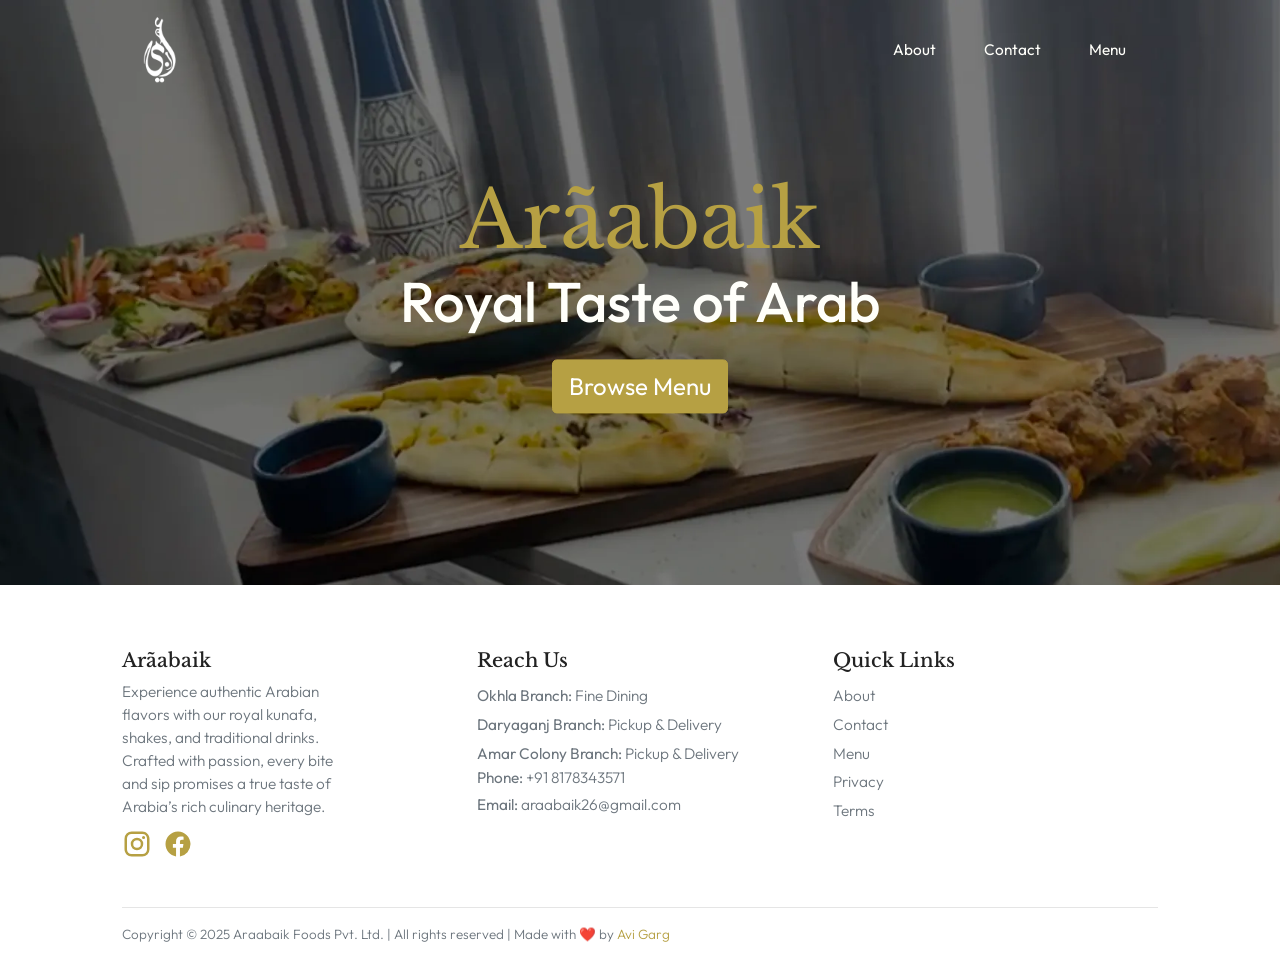
<file: index.html>
<!DOCTYPE html>
<html lang="en">

<head>
    <meta charset="utf-8" />
    <meta http-equiv="X-UA-Compatible" content="IE=edge" />
    <meta name="viewport" content="width=device-width, initial-scale=1.0, maximum-scale=1.0, shrink-to-fit=no" />
    <link rel="icon" type="image/png" href="/static/img/logo-color.png" />
    <title>Araabaik - Royal Taste of Arab</title>
    <link rel="preload" href="/static/CACHE/css/main.48a8a6873fd7.css" as="style" />
    <link rel="stylesheet" href="/static/CACHE/css/main.48a8a6873fd7.css" type="text/css" media="screen" />
    <link rel="preload" href="/static/img/cover.webp" as="image" />
</head>

<body>
    <div class="hero-banner">
        <custom-navbar></custom-navbar>
        <div class="hero-content">
            <h1 class="mb-0 text-primary display-3 font-alt text-center">Arãabaik</h1>
            <p class="mb-0 text-light h1 text-center">Royal Taste of Arab</p>
            <div class="d-flex justify-content-center">
                <a target="_blank" rel="noreferrer noopener" href="/static/Araabaik-Menu-V2.pdf"
                    class="btn btn-primary btn-lg d-inline-block align-items-center mx-auto mt-4 text-white"
                    aria-expanded="false" aria-controls="main-menu">
                    Browse Menu
                </a>
            </div>
        </div>
    </div>

    <custom-footer></custom-footer>

    <script src="/static/jquery/jquery.slim.min.js" defer></script>
    <script src="/static/bootstrap/js/bootstrap.bundle.js" defer></script>
    <script src="/static/main.js" type="module" defer></script>

    <style>
        .hero-banner {
            background: url("/static/img/cover.webp") no-repeat center center;
            background-size: cover;
            min-height: 65vh;
            position: relative;
        }

        .hero-content {
            position: absolute;
            top: 50%;
            left: 50%;
            transform: translate(-50%, -50%);
            width: 100%;
        }
    </style>
</body>

</html>
</file>
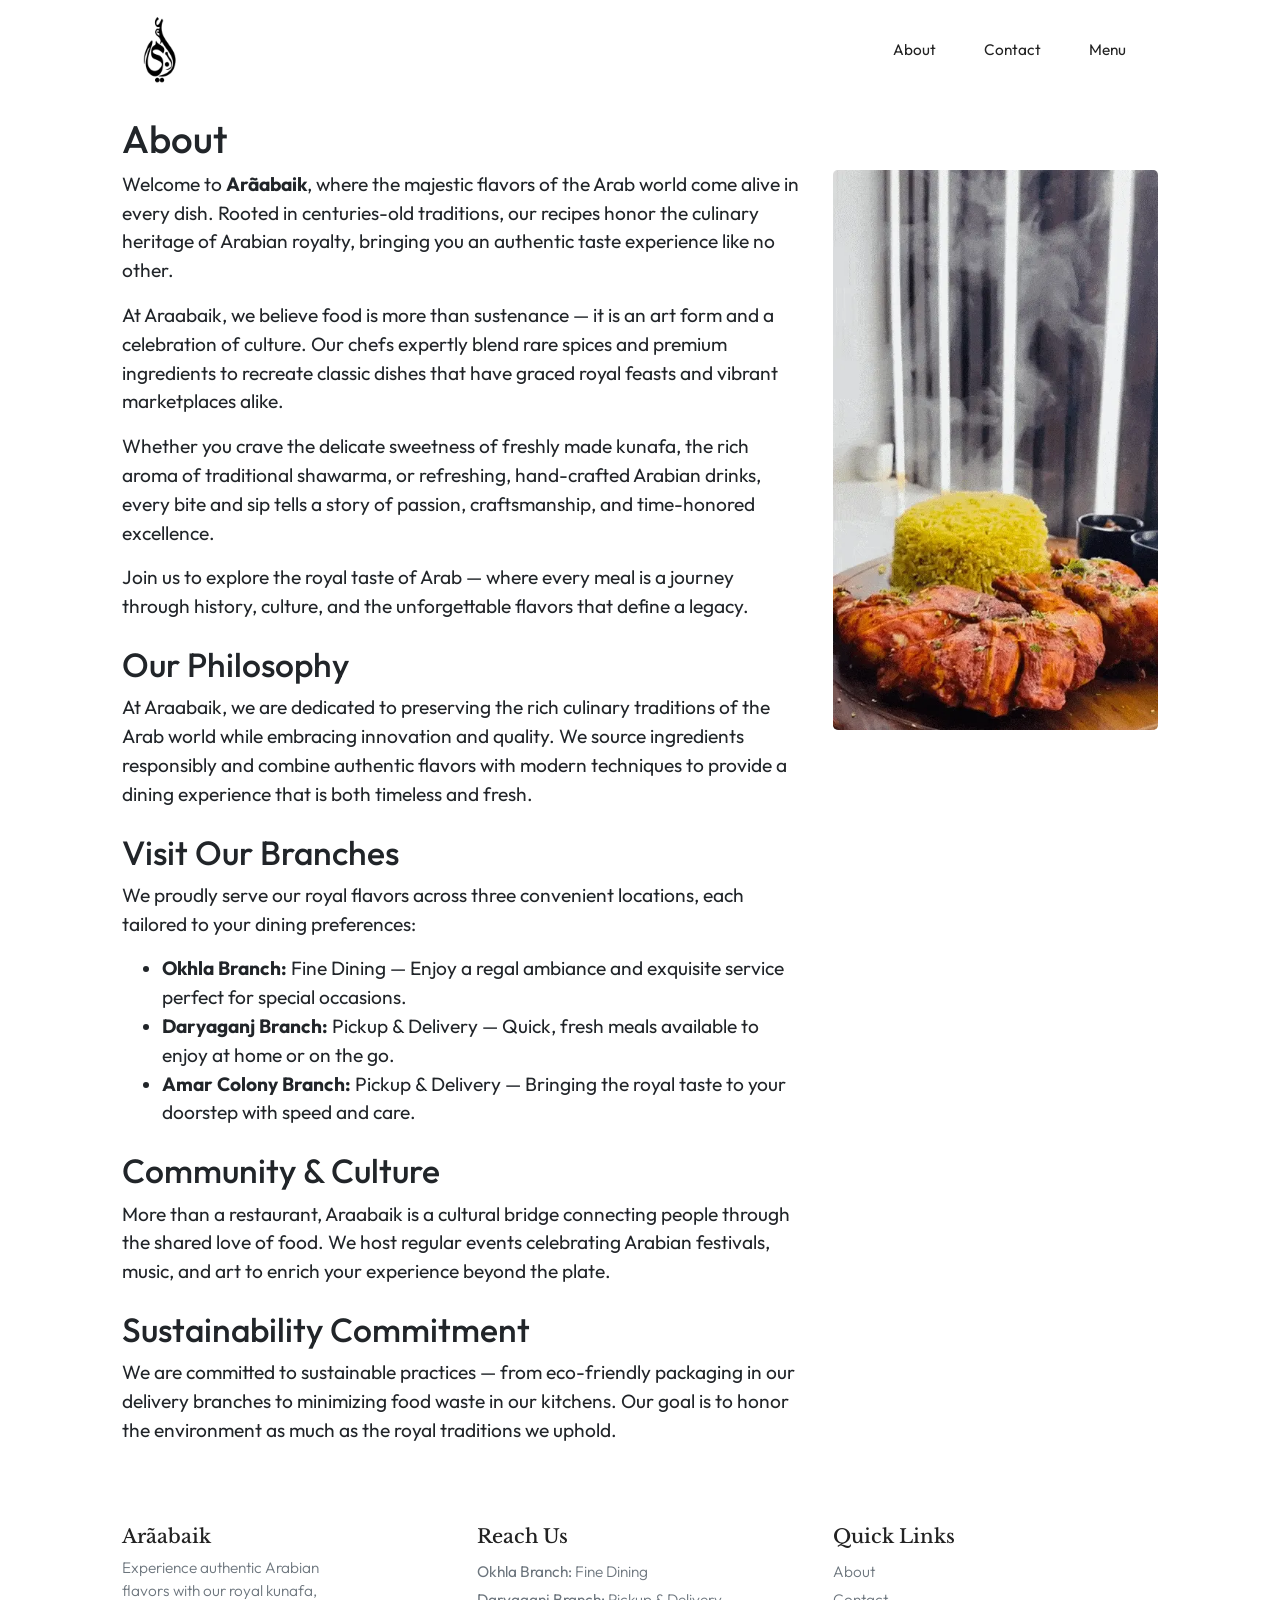
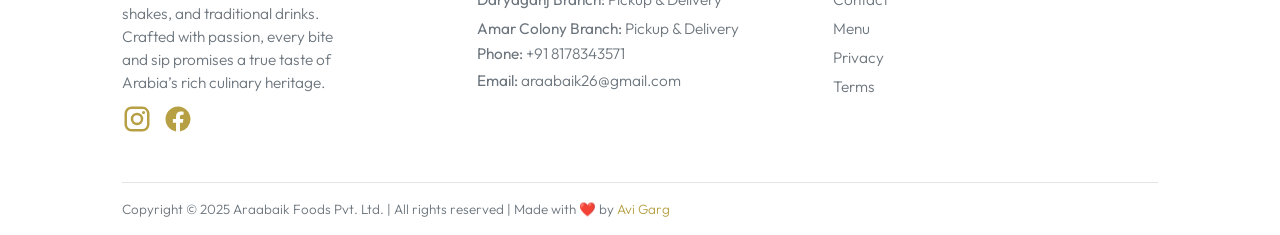
<file: about.html>
<!DOCTYPE html>
<html lang="en">

<head>
    <meta charset="utf-8" />
    <meta http-equiv="X-UA-Compatible" content="IE=edge" />
    <meta name="viewport" content="width=device-width, initial-scale=1.0, maximum-scale=1.0, shrink-to-fit=no" />
    <link rel="icon" type="image/png" href="/static/img/logo-color.png" />
    <title>Araabaik - Royal Taste of Arab</title>
    <link rel="preload" href="/static/CACHE/css/main.48a8a6873fd7.css" as="style" />
    <link rel="stylesheet" href="/static/CACHE/css/main.48a8a6873fd7.css" type="text/css" media="screen" />
</head>

<body>
    <custom-navbar theme="dark"></custom-navbar>
    <div class="container-fluid">
        <div class="row">
            <div class="col-12 col-lg-10 offset-lg-1 mt-3">
                <h2>About</h2>
                <div class="row">
                    <div class="col-12 col-lg-8">
                        <p>
                            Welcome to <strong>Arãabaik</strong>, where the majestic flavors of the Arab world come
                            alive in every dish.
                            Rooted in centuries-old traditions, our recipes honor the culinary heritage of Arabian
                            royalty, bringing you
                            an authentic taste experience like no other.
                        </p>
                        <p>
                            At Araabaik, we believe food is more than sustenance — it is an art form and a celebration
                            of culture.
                            Our chefs expertly blend rare spices and premium ingredients to recreate classic dishes that
                            have graced
                            royal feasts and vibrant marketplaces alike.
                        </p>
                        <p>
                            Whether you crave the delicate sweetness of freshly made kunafa, the rich aroma of
                            traditional shawarma,
                            or refreshing, hand-crafted Arabian drinks, every bite and sip tells a story of passion,
                            craftsmanship,
                            and time-honored excellence.
                        </p>
                        <p>
                            Join us to explore the royal taste of Arab — where every meal is a journey through history,
                            culture, and
                            the unforgettable flavors that define a legacy.
                        </p>
                        <h3 class="mt-4">Our Philosophy</h3>
                        <p>
                            At Araabaik, we are dedicated to preserving the rich culinary traditions of the Arab world
                            while
                            embracing innovation and quality. We source ingredients responsibly and combine authentic
                            flavors
                            with modern techniques to provide a dining experience that is both timeless and fresh.
                        </p>
                        <h3 class="mt-4">Visit Our Branches</h3>
                        <p>We proudly serve our royal flavors across three convenient locations, each tailored to your
                            dining
                            preferences:</p>
                        <ul>
                            <li><strong>Okhla Branch:</strong> Fine Dining — Enjoy a regal ambiance and exquisite
                                service
                                perfect for special occasions.</li>
                            <li><strong>Daryaganj Branch:</strong> Pickup & Delivery — Quick, fresh meals available to
                                enjoy at
                                home or on the go.</li>
                            <li><strong>Amar Colony Branch:</strong> Pickup & Delivery — Bringing the royal taste to
                                your
                                doorstep with speed and care.</li>
                        </ul>
                        <h3 class="mt-4">Community & Culture</h3>
                        <p>
                            More than a restaurant, Araabaik is a cultural bridge connecting people through the shared
                            love of
                            food.
                            We host regular events celebrating Arabian festivals, music, and art to enrich your
                            experience
                            beyond the plate.
                        </p>
                        <h3 class="mt-4">Sustainability Commitment</h3>
                        <p>
                            We are committed to sustainable practices — from eco-friendly packaging in our delivery
                            branches
                            to minimizing food waste in our kitchens. Our goal is to honor the environment as much as
                            the royal
                            traditions we uphold.
                        </p>
                    </div>
                    <div class="col-12 col-lg-4 mt-4 mt-lg-0">
                        <img src="/static/img/araabaik-placeholder.webp" class="img-fluid w-100 w-lg-50 rounded-lg"
                            alt="Araabaik Restaurant">
                    </div>
                </div>
            </div>
        </div>
    </div>
    <custom-footer></custom-footer>

    <script src="/static/jquery/jquery.slim.min.js" defer></script>
    <script src="/static/bootstrap/js/bootstrap.bundle.js" defer></script>
    <script src="/static/main.js" type="module" defer></script>
</body>

</html>
</file>
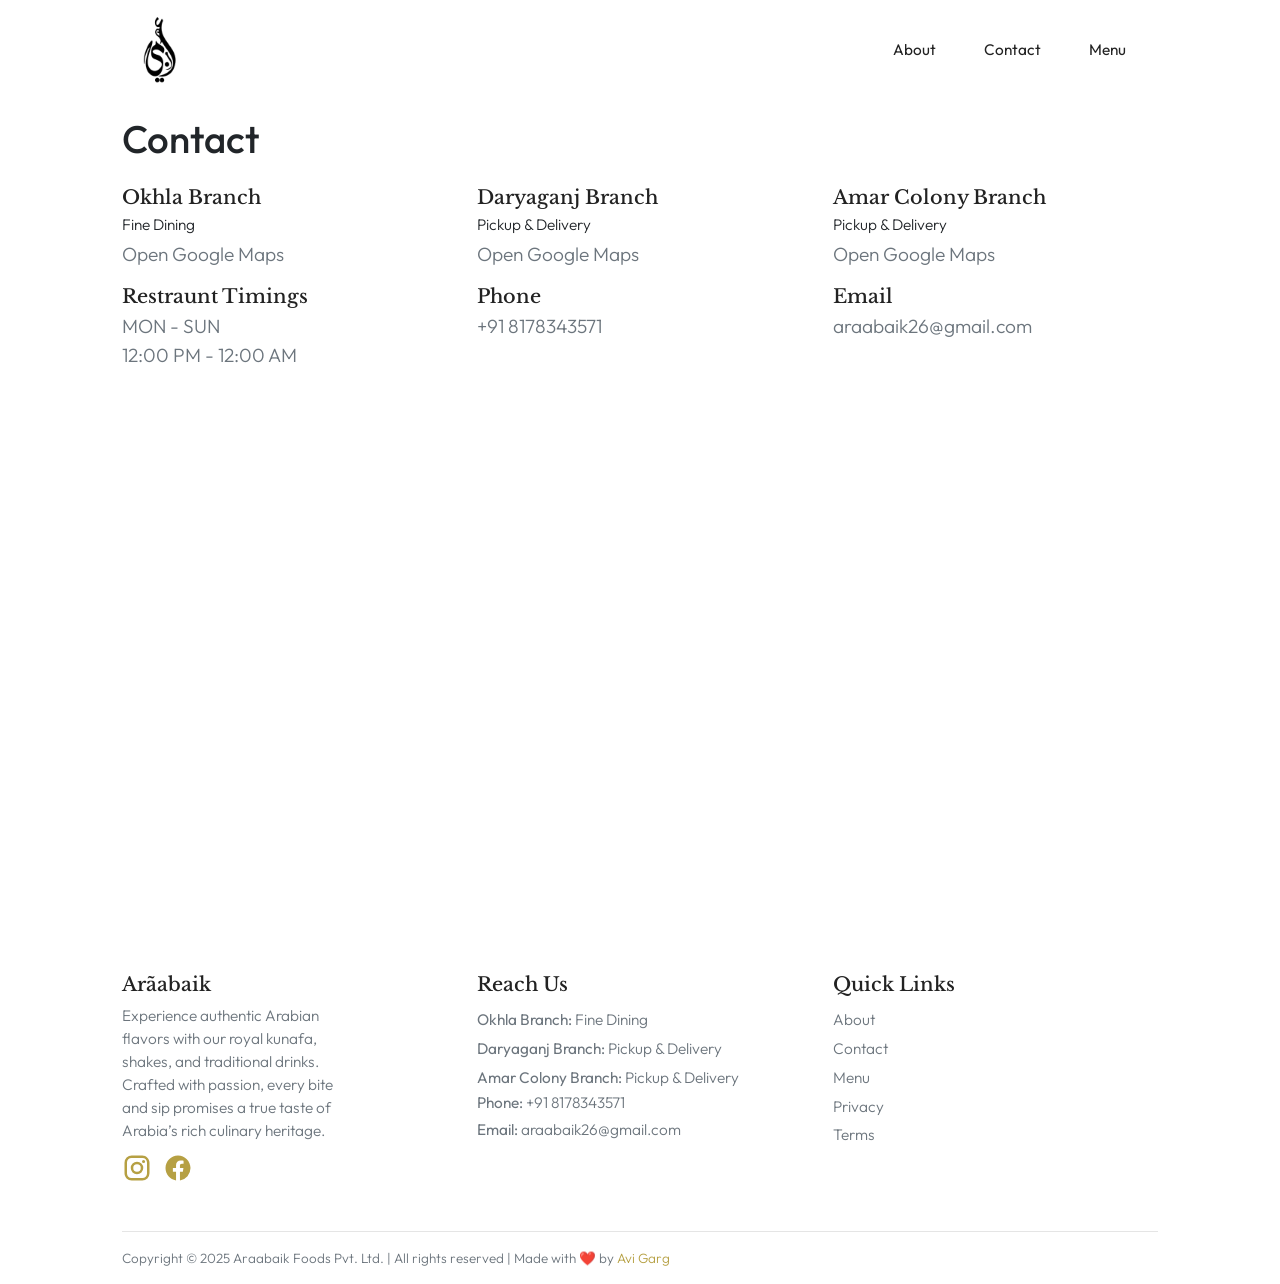
<file: contact.html>
<!DOCTYPE html>
<html lang="en">

<head>
    <meta charset="utf-8" />
    <meta http-equiv="X-UA-Compatible" content="IE=edge" />
    <meta name="viewport" content="width=device-width, initial-scale=1.0, maximum-scale=1.0, shrink-to-fit=no" />
    <link rel="icon" type="image/png" href="/static/img/logo-color.png" />
    <title>Araabaik - Royal Taste of Arab</title>
    <link rel="preload" href="/static/CACHE/css/main.48a8a6873fd7.css" as="style" />
    <link rel="stylesheet" href="/static/CACHE/css/main.48a8a6873fd7.css" type="text/css" media="screen" />
</head>

<body>
    <custom-navbar theme="dark"></custom-navbar>
    <div class="container-fluid">
        <div class="row">
            <div class="col-12 col-lg-10 offset-lg-1 mt-3">
                <h2 class="mb-4">Contact</h2>
                <div class="row mb-3">
                    <div class="col-12 col-lg-4 mb-3">
                        <p class="mb-1 text-dark font-alt h6">Okhla Branch</p>
                        <p class="small font-weight-light mb-1">Fine Dining</p>
                        <div>
                            <a href="https://maps.app.goo.gl/Mt7kMSLq5cpZthnk9"
                                class="text-secondary font-weight-light">Open Google Maps</a>
                        </div>
                    </div>
                    <div class="col-12 col-lg-4 mb-3">
                        <p class="mb-1 text-dark font-alt h6">Daryaganj Branch</p>
                        <p class="small font-weight-light mb-1">Pickup & Delivery</p>
                        <div>
                            <a href="https://maps.app.goo.gl/ov75RBVat8SPsvtZ8"
                                class="text-secondary font-weight-light">Open Google Maps</a>
                        </div>
                    </div>
                    <div class="col-12 col-lg-4 mb-3">
                        <p class="mb-1 text-dark font-alt h6">Amar Colony Branch</p>
                        <p class="small font-weight-light mb-1">Pickup & Delivery</p>
                        <div>
                            <a href="https://maps.app.goo.gl/2Dp1WKbh1XzFwrQq8"
                                class="text-secondary font-weight-light">Open Google Maps</a>
                        </div>
                    </div>
                    <div class="col-12 col-lg-4 mb-3 ">
                        <p class="mb-1 text-dark font-alt h6">Restraunt Timings</p>
                        <div>
                            <p class="text-secondary font-weight-light mb-0">MON - SUN</p>
                        </div>
                        <div>
                            <p class="text-secondary font-weight-light mb-0">12:00 PM - 12:00 AM</p>
                        </div>
                    </div>
                    <div class="col-12 col-lg-4 mb-3 ">
                        <p class="mb-1 text-dark font-alt h6">Phone</p>
                        <div>
                            <a href="tel:+918178343571" class="text-secondary font-weight-light">+91
                                8178343571
                            </a>
                        </div>
                    </div>
                    <div class="col-12 col-lg-4 mb-3 ">
                        <p class="mb-1 text-dark font-alt h6">Email</p>
                        <div>
                            <a href="mailto:araabaik26@gmail.com"
                                class="text-secondary font-weight-light">araabaik26@gmail.com
                            </a>
                        </div>
                    </div>
                </div>
                <iframe width="100%" style="border: 0" allowfullscreen loading="lazy" height="500px" frameBorder="0"
                    scrolling="no" referrerpolicy="no-referrer-when-downgrade" title="Arãabaik" class="rounded-lg"
                    src="https://www.google.com/maps/embed?pb=!1m18!1m12!1m3!1d3504.6179088014096!2d77.3005538!3d28.5512023!2m3!1f0!2f0!3f0!3m2!1i1024!2i768!4f13.1!3m3!1m2!1s0x390ce40fd1ceca79%3A0xe4f2dfe0c7eb03c2!2sARAABAIK!5e0!3m2!1sen!2sin!4v1749322650884!5m2!1sen!2sin"></iframe>
            </div>
        </div>
    </div>
    <custom-footer></custom-footer>

    <script src="/static/jquery/jquery.slim.min.js" defer></script>
    <script src="/static/bootstrap/js/bootstrap.bundle.js" defer></script>
    <script src="/static/main.js" type="module" defer></script>

</body>

</html>
</file>
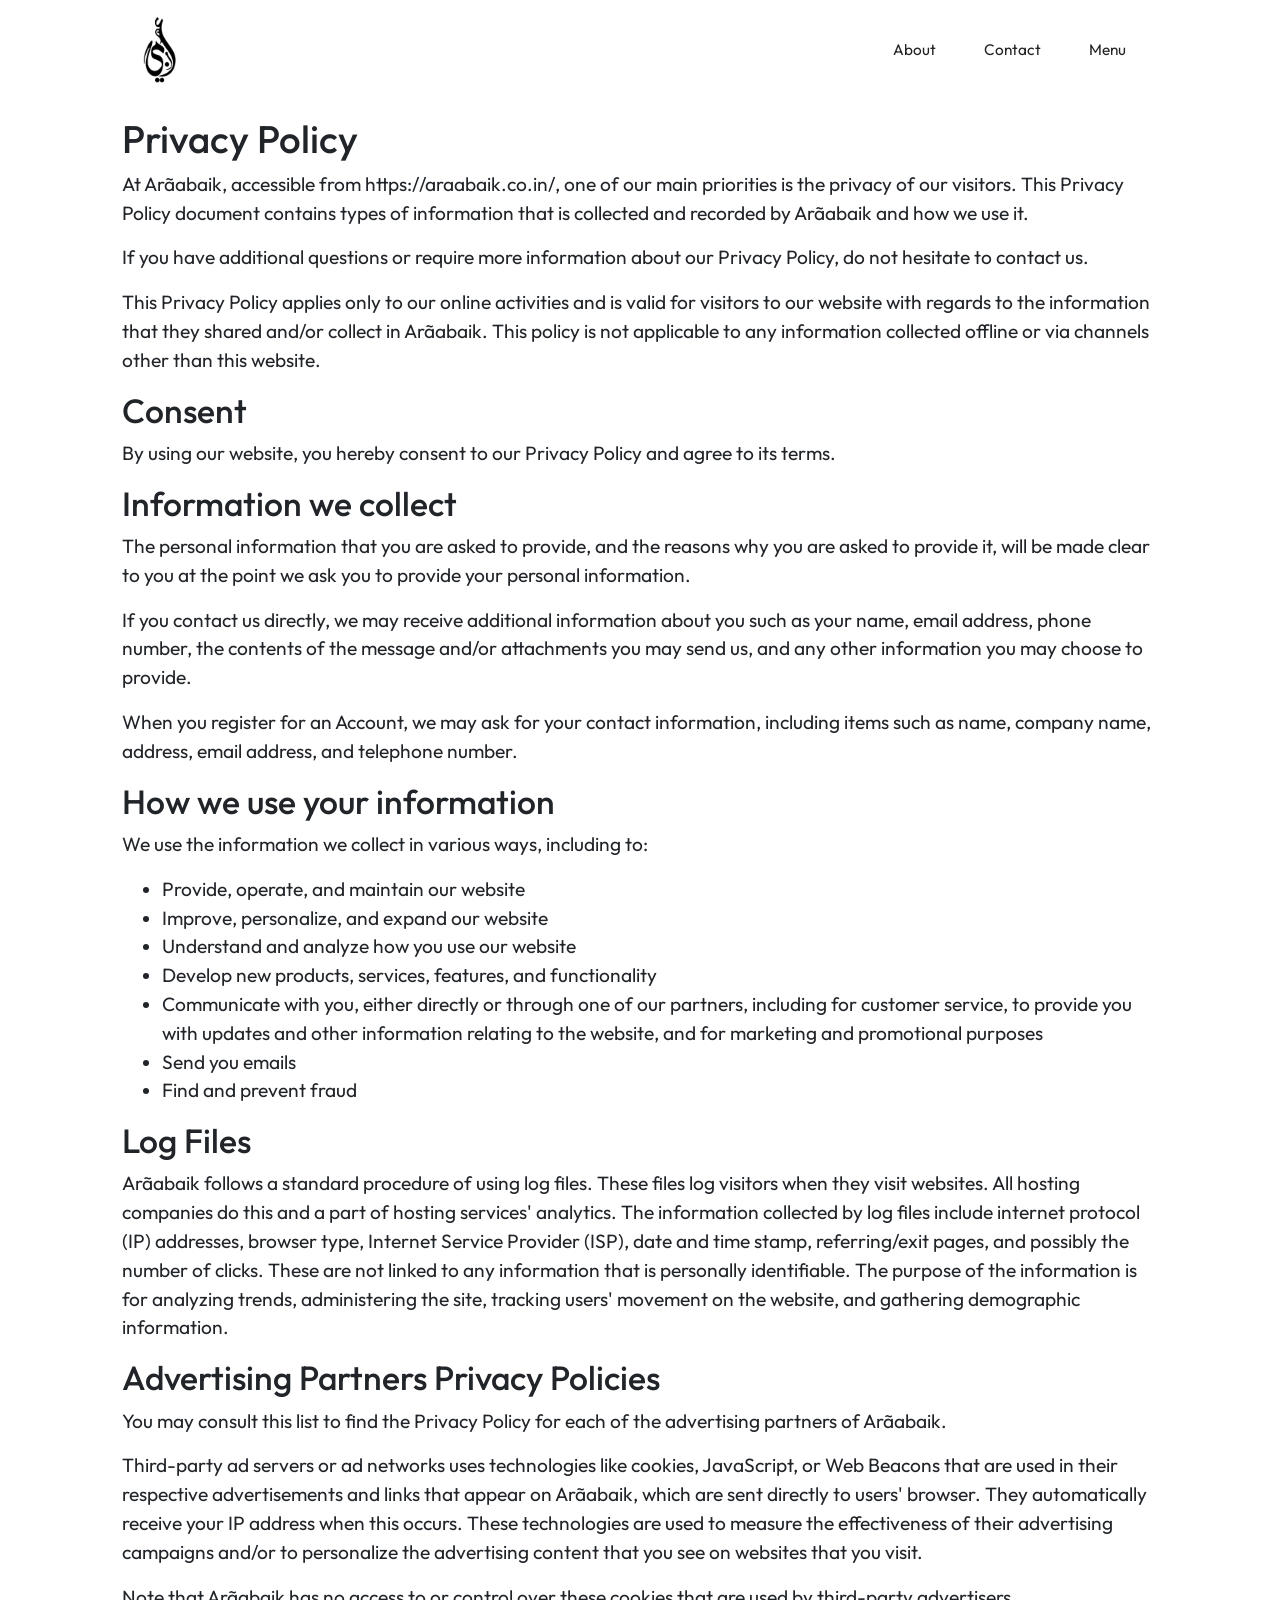
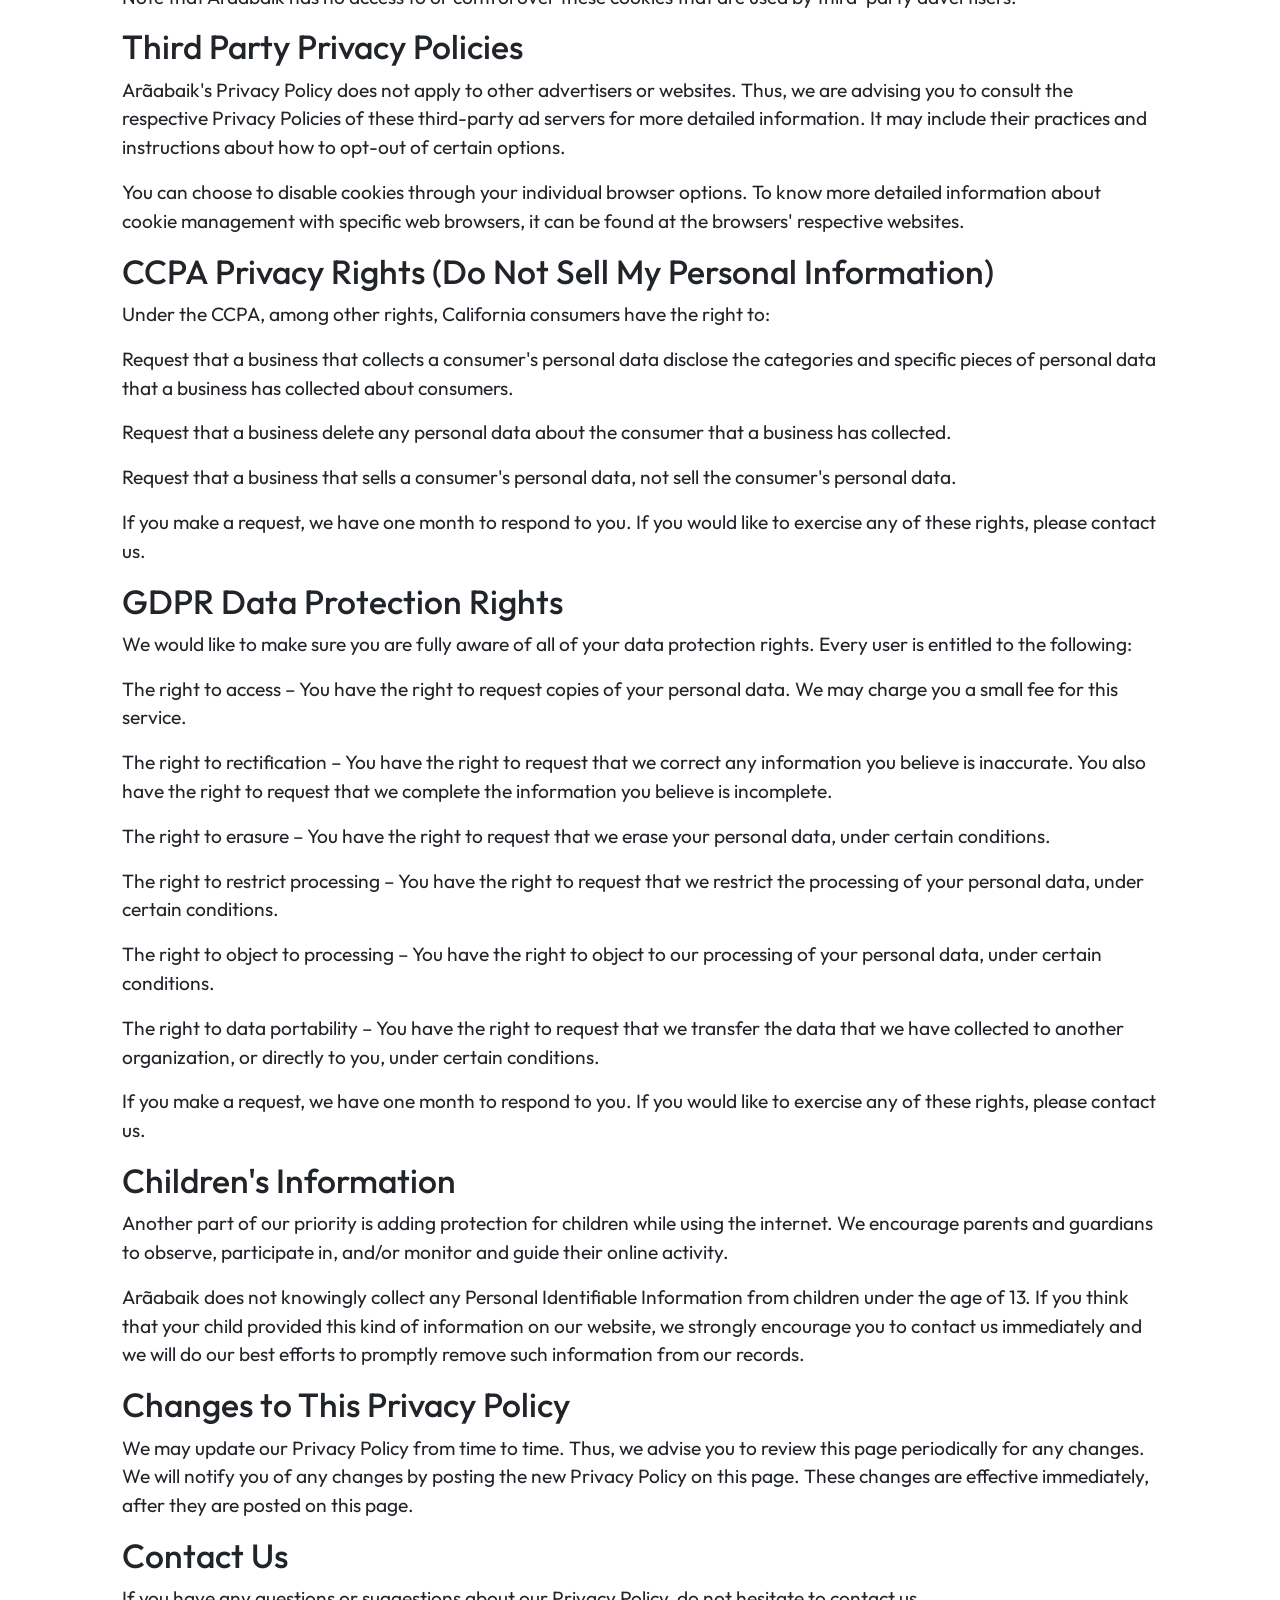
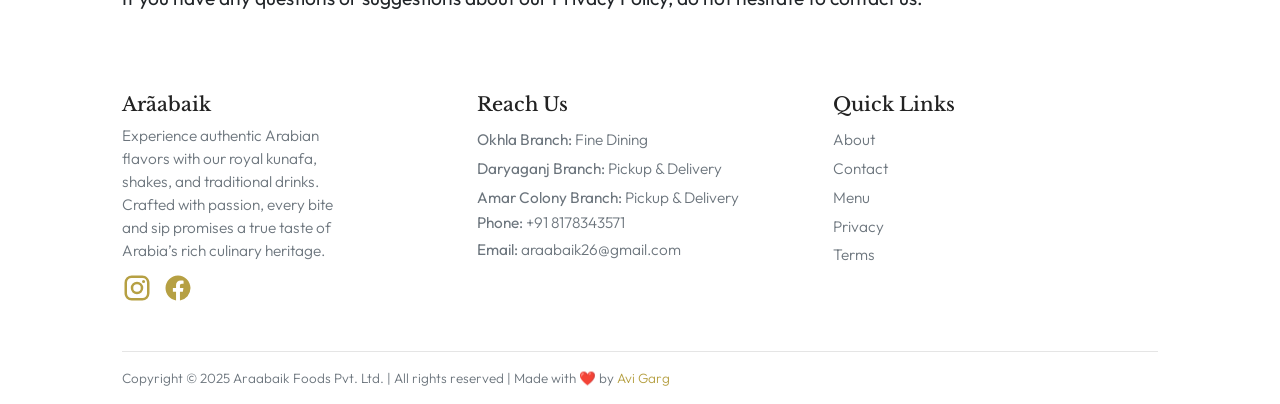
<file: privacy.html>
<!DOCTYPE html>
<html lang="en">

<head>
    <meta charset="utf-8" />
    <meta http-equiv="X-UA-Compatible" content="IE=edge" />
    <meta name="viewport" content="width=device-width, initial-scale=1.0, maximum-scale=1.0, shrink-to-fit=no" />
    <link rel="icon" type="image/png" href="/static/img/logo-color.png" />
    <title>Araabaik - Royal Taste of Arab</title>
    <link rel="preload" href="/static/CACHE/css/main.48a8a6873fd7.css" as="style" />
    <link rel="stylesheet" href="/static/CACHE/css/main.48a8a6873fd7.css" type="text/css" media="screen" />
</head>

<body>
    <custom-navbar theme="dark"></custom-navbar>
    <div class="container-fluid">
        <div class="row">
            <div class="col-12 col-lg-10 offset-lg-1 mt-3">
                <h2>Privacy Policy</h2>

                <p>At Arãabaik, accessible from https://araabaik.co.in/, one of our main priorities is the privacy of
                    our
                    visitors. This Privacy Policy document contains types of information that is collected and recorded
                    by
                    Arãabaik and how we use it.</p>

                <p>If you have additional questions or require more information about our Privacy Policy, do not
                    hesitate to
                    contact us.</p>

                <p>This Privacy Policy applies only to our online activities and is valid for visitors to our website
                    with
                    regards to the information that they shared and/or collect in Arãabaik. This policy is not
                    applicable to
                    any information collected offline or via channels other than this website.</p>

                <h3>Consent</h3>

                <p>By using our website, you hereby consent to our Privacy Policy and agree to its terms.</p>

                <h3>Information we collect</h3>

                <p>The personal information that you are asked to provide, and the reasons why you are asked to provide
                    it,
                    will be made clear to you at the point we ask you to provide your personal information.</p>
                <p>If you contact us directly, we may receive additional information about you such as your name, email
                    address, phone number, the contents of the message and/or attachments you may send us, and any other
                    information you may choose to provide.</p>
                <p>When you register for an Account, we may ask for your contact information, including items such as
                    name,
                    company name, address, email address, and telephone number.</p>

                <h3>How we use your information</h3>

                <p>We use the information we collect in various ways, including to:</p>

                <ul>
                    <li>Provide, operate, and maintain our website</li>
                    <li>Improve, personalize, and expand our website</li>
                    <li>Understand and analyze how you use our website</li>
                    <li>Develop new products, services, features, and functionality</li>
                    <li>Communicate with you, either directly or through one of our partners, including for customer
                        service, to provide you with updates and other information relating to the website, and for
                        marketing and promotional purposes</li>
                    <li>Send you emails</li>
                    <li>Find and prevent fraud</li>
                </ul>

                <h3>Log Files</h3>

                <p>Arãabaik follows a standard procedure of using log files. These files log visitors when they visit
                    websites. All hosting companies do this and a part of hosting services' analytics. The information
                    collected by log files include internet protocol (IP) addresses, browser type, Internet Service
                    Provider
                    (ISP), date and time stamp, referring/exit pages, and possibly the number of clicks. These are not
                    linked to any information that is personally identifiable. The purpose of the information is for
                    analyzing trends, administering the site, tracking users' movement on the website, and gathering
                    demographic information.</p>




                <h3>Advertising Partners Privacy Policies</h3>

                <P>You may consult this list to find the Privacy Policy for each of the advertising partners of
                    Arãabaik.
                </p>

                <p>Third-party ad servers or ad networks uses technologies like cookies, JavaScript, or Web Beacons that
                    are
                    used in their respective advertisements and links that appear on Arãabaik, which are sent directly
                    to
                    users' browser. They automatically receive your IP address when this occurs. These technologies are
                    used
                    to measure the effectiveness of their advertising campaigns and/or to personalize the advertising
                    content that you see on websites that you visit.</p>

                <p>Note that Arãabaik has no access to or control over these cookies that are used by third-party
                    advertisers.</p>

                <h3>Third Party Privacy Policies</h3>

                <p>Arãabaik's Privacy Policy does not apply to other advertisers or websites. Thus, we are advising you
                    to
                    consult the respective Privacy Policies of these third-party ad servers for more detailed
                    information.
                    It may include their practices and instructions about how to opt-out of certain options. </p>

                <p>You can choose to disable cookies through your individual browser options. To know more detailed
                    information about cookie management with specific web browsers, it can be found at the browsers'
                    respective websites.</p>

                <h3>CCPA Privacy Rights (Do Not Sell My Personal Information)</h3>

                <p>Under the CCPA, among other rights, California consumers have the right to:</p>
                <p>Request that a business that collects a consumer's personal data disclose the categories and specific
                    pieces of personal data that a business has collected about consumers.</p>
                <p>Request that a business delete any personal data about the consumer that a business has collected.
                </p>
                <p>Request that a business that sells a consumer's personal data, not sell the consumer's personal data.
                </p>
                <p>If you make a request, we have one month to respond to you. If you would like to exercise any of
                    these
                    rights, please contact us.</p>

                <h3>GDPR Data Protection Rights</h3>

                <p>We would like to make sure you are fully aware of all of your data protection rights. Every user is
                    entitled to the following:</p>
                <p>The right to access – You have the right to request copies of your personal data. We may charge you a
                    small fee for this service.</p>
                <p>The right to rectification – You have the right to request that we correct any information you
                    believe is
                    inaccurate. You also have the right to request that we complete the information you believe is
                    incomplete.</p>
                <p>The right to erasure – You have the right to request that we erase your personal data, under certain
                    conditions.</p>
                <p>The right to restrict processing – You have the right to request that we restrict the processing of
                    your
                    personal data, under certain conditions.</p>
                <p>The right to object to processing – You have the right to object to our processing of your personal
                    data,
                    under certain conditions.</p>
                <p>The right to data portability – You have the right to request that we transfer the data that we have
                    collected to another organization, or directly to you, under certain conditions.</p>
                <p>If you make a request, we have one month to respond to you. If you would like to exercise any of
                    these
                    rights, please contact us.</p>

                <h3>Children's Information</h3>

                <p>Another part of our priority is adding protection for children while using the internet. We encourage
                    parents and guardians to observe, participate in, and/or monitor and guide their online activity.
                </p>

                <p>Arãabaik does not knowingly collect any Personal Identifiable Information from children under the age
                    of
                    13. If you think that your child provided this kind of information on our website, we strongly
                    encourage
                    you to contact us immediately and we will do our best efforts to promptly remove such information
                    from
                    our records.</p>

                <h3>Changes to This Privacy Policy</h3>

                <p>We may update our Privacy Policy from time to time. Thus, we advise you to review this page
                    periodically
                    for any changes. We will notify you of any changes by posting the new Privacy Policy on this page.
                    These
                    changes are effective immediately, after they are posted on this page.</p>

                <h3>Contact Us</h3>

                <p>If you have any questions or suggestions about our Privacy Policy, do not hesitate to contact us.</p>
            </div>
        </div>
    </div>
    <custom-footer></custom-footer>

    <script src="/static/jquery/jquery.slim.min.js" defer></script>
    <script src="/static/bootstrap/js/bootstrap.bundle.js" defer></script>
    <script src="/static/main.js" type="module" defer></script>

</body>

</html>
</file>
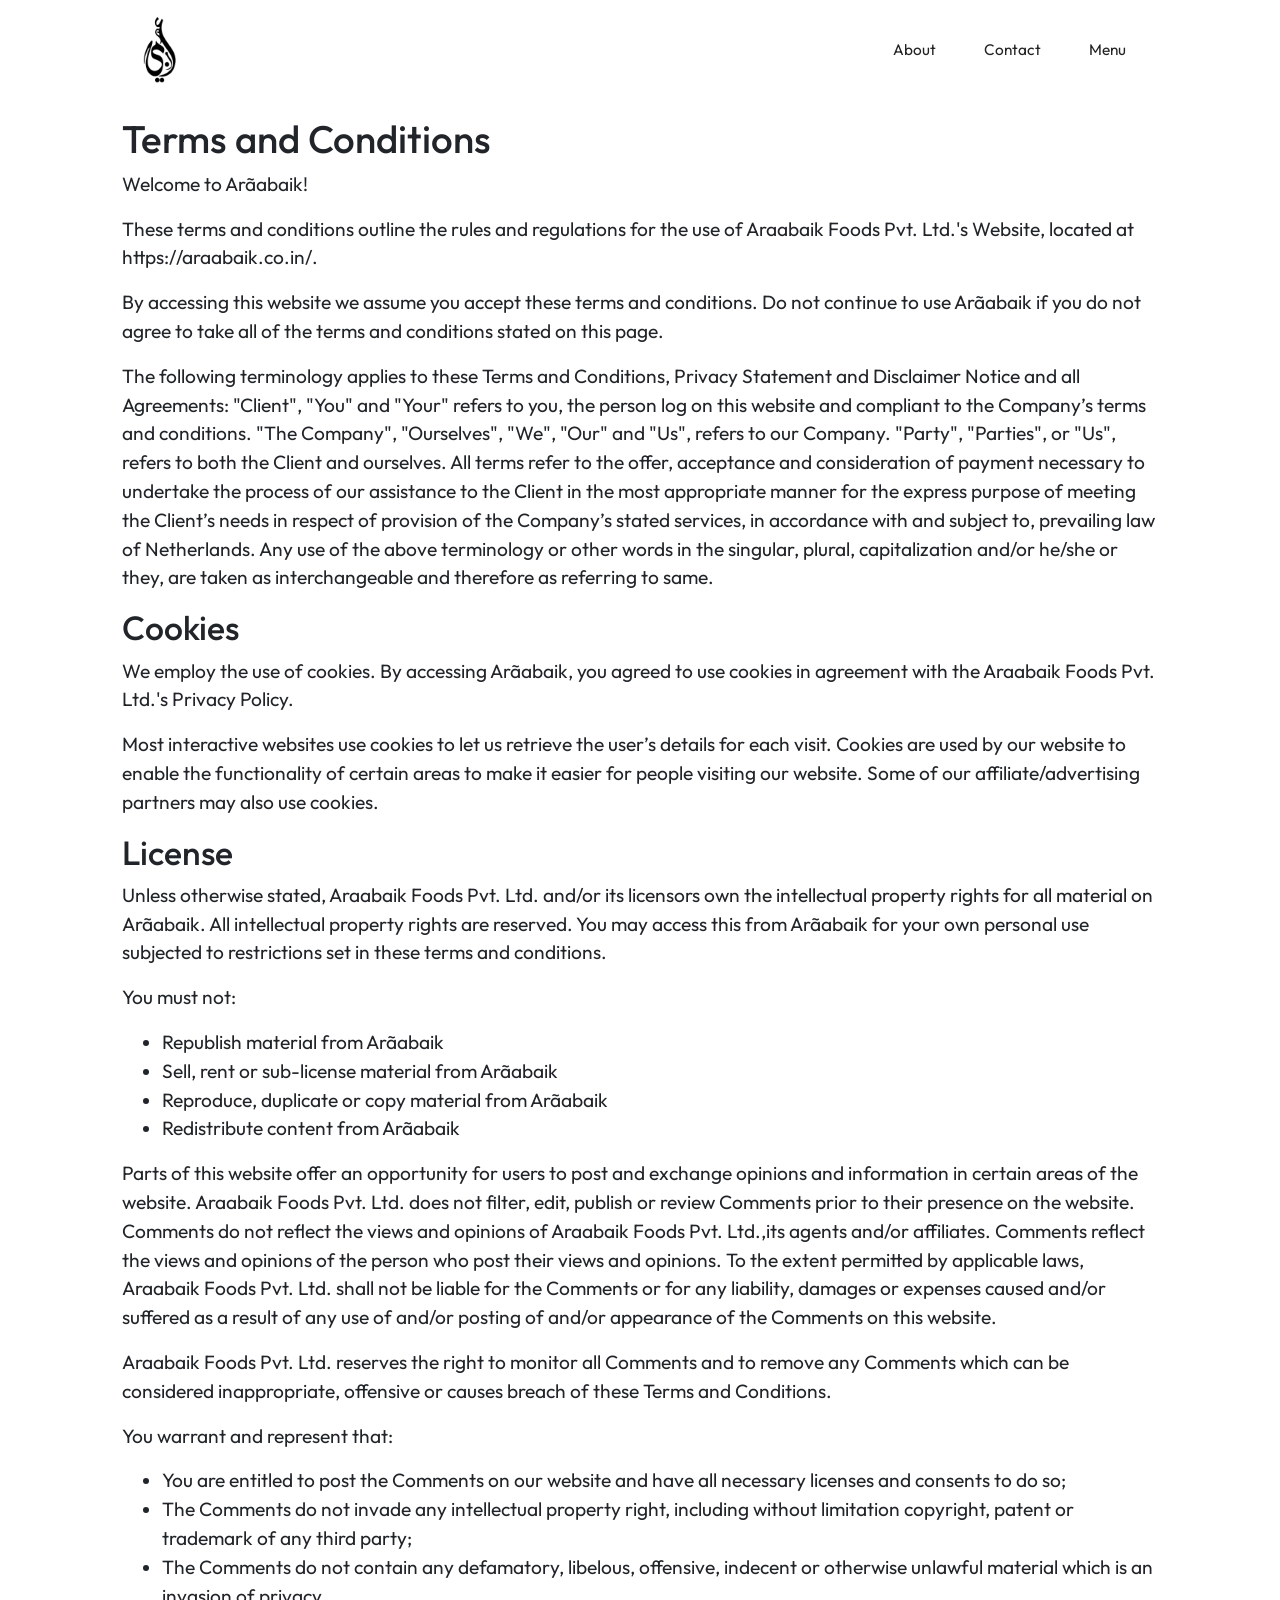
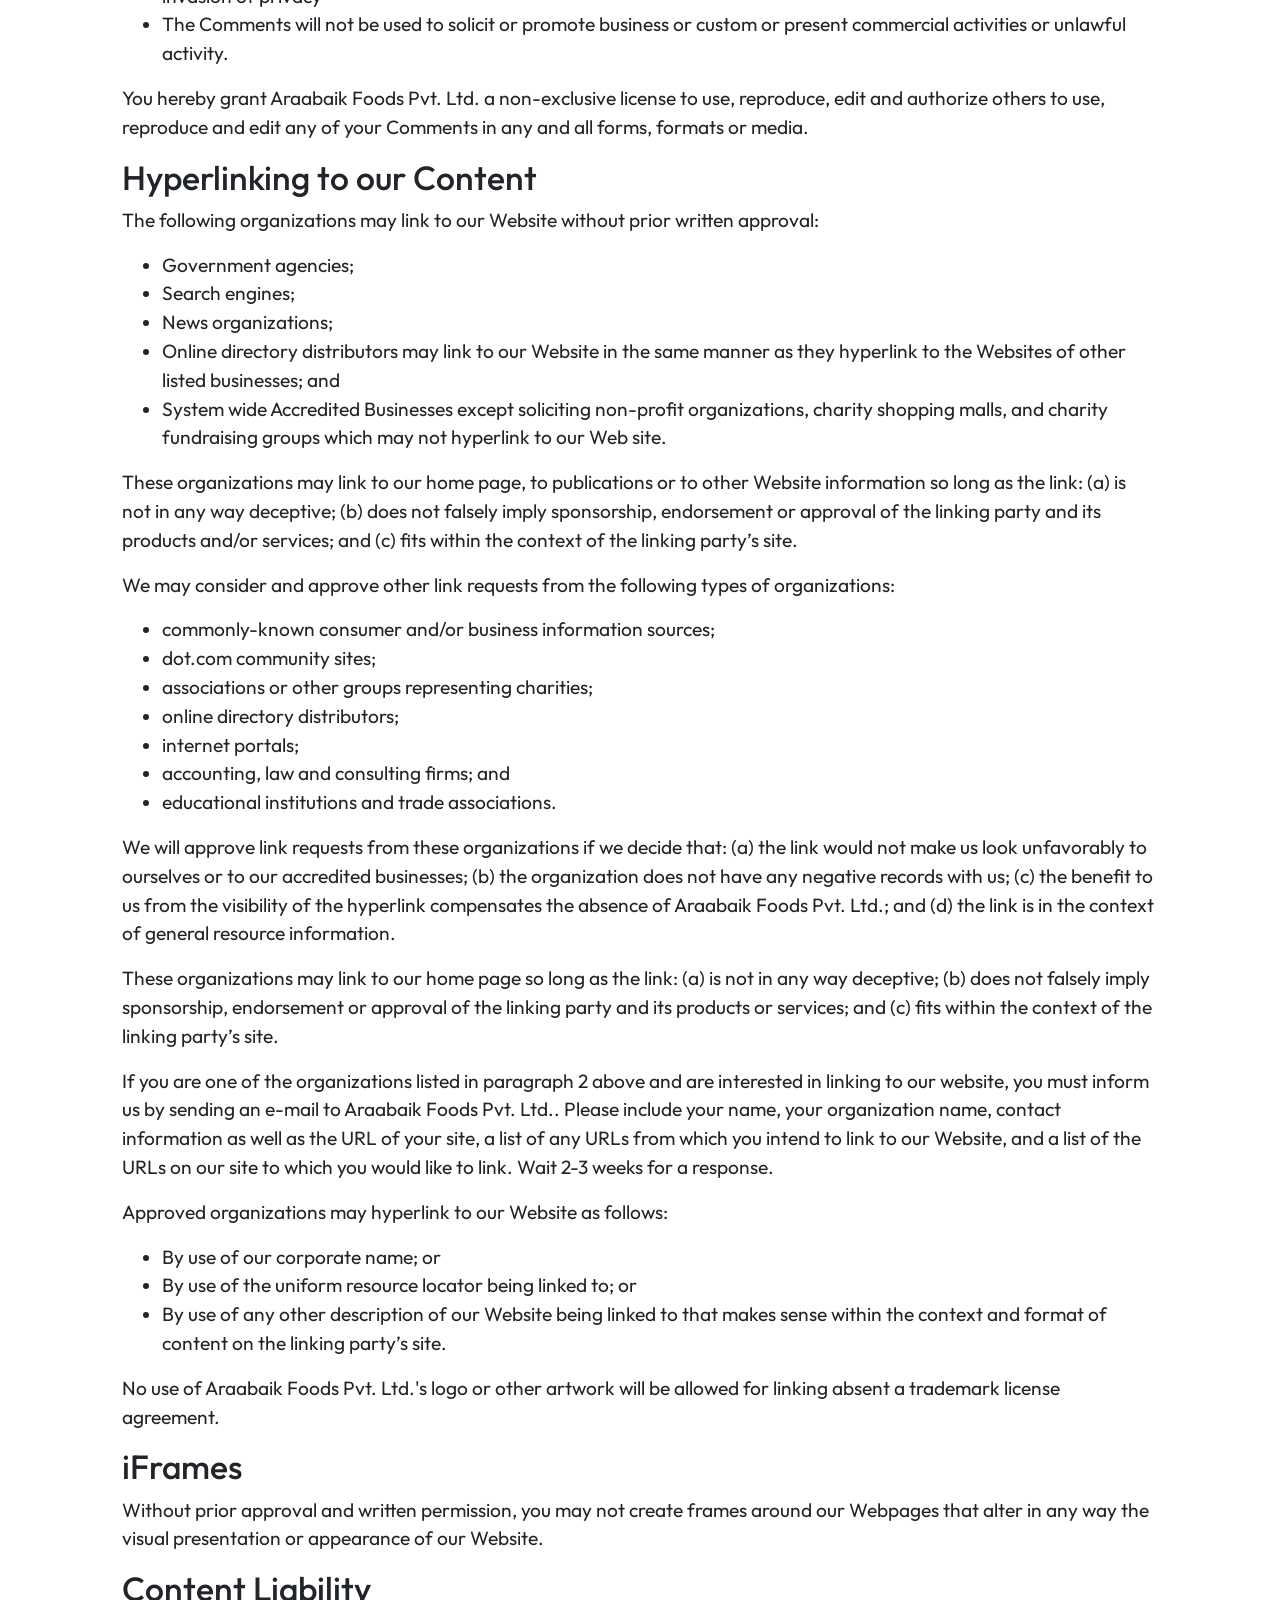
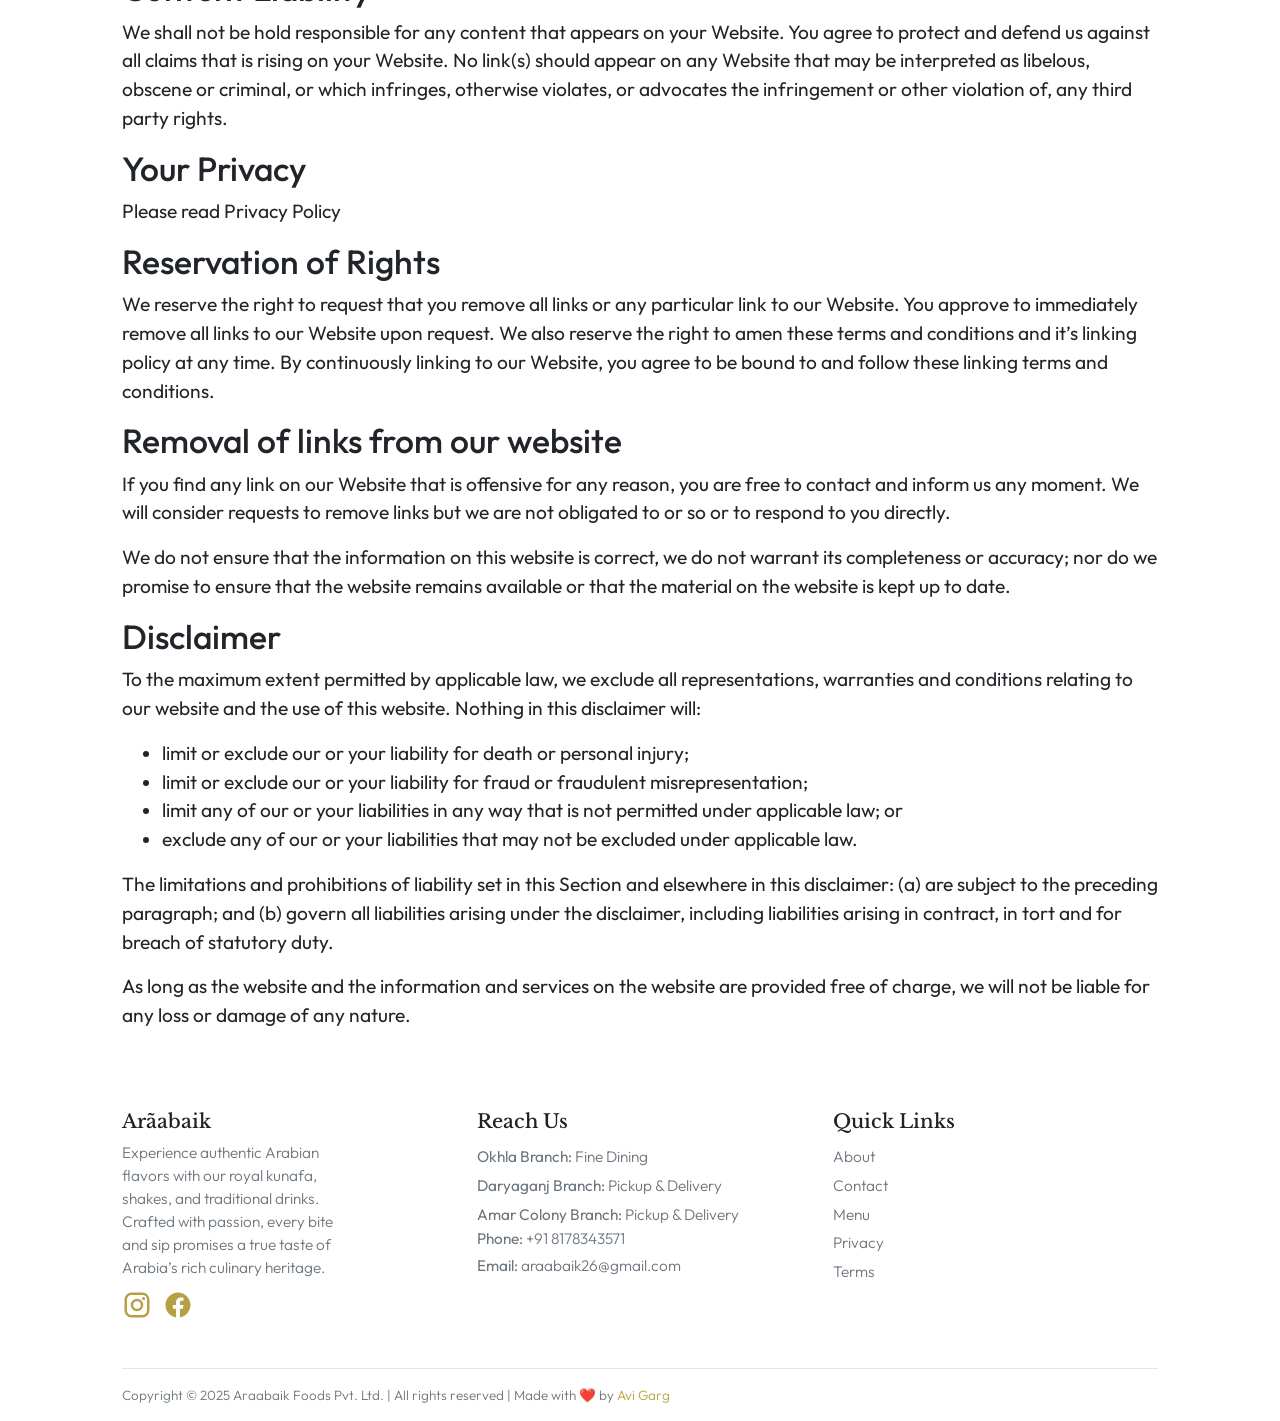
<file: terms.html>
<!DOCTYPE html>
<html lang="en">

<head>
    <meta charset="utf-8" />
    <meta http-equiv="X-UA-Compatible" content="IE=edge" />
    <meta name="viewport" content="width=device-width, initial-scale=1.0, maximum-scale=1.0, shrink-to-fit=no" />
    <link rel="icon" type="image/png" href="/static/img/logo-color.png" />
    <title>Araabaik - Royal Taste of Arab</title>
    <link rel="preload" href="/static/CACHE/css/main.48a8a6873fd7.css" as="style" />
    <link rel="stylesheet" href="/static/CACHE/css/main.48a8a6873fd7.css" type="text/css" media="screen" />
</head>


<body>
    <custom-navbar theme="dark"></custom-navbar>
    <div class="container-fluid">
        <div class="row">
            <div class="col-12 col-lg-10 offset-lg-1 mt-3">
                <h2>Terms and Conditions</h2>

                <p>Welcome to Arãabaik!</p>

                <p>These terms and conditions outline the rules and regulations for the use of Araabaik Foods Pvt.
                    Ltd.'s
                    Website, located at https://araabaik.co.in/.</p>

                <p>By accessing this website we assume you accept these terms and conditions. Do not continue to use
                    Arãabaik if you do not agree to take all of the terms and conditions stated on this page.</p>

                <p>The following terminology applies to these Terms and Conditions, Privacy Statement and Disclaimer
                    Notice
                    and all Agreements: "Client", "You" and "Your" refers to you, the person log on this website and
                    compliant to the Company’s terms and conditions. "The Company", "Ourselves", "We", "Our" and "Us",
                    refers to our Company. "Party", "Parties", or "Us", refers to both the Client and ourselves. All
                    terms
                    refer to the offer, acceptance and consideration of payment necessary to undertake the process of
                    our
                    assistance to the Client in the most appropriate manner for the express purpose of meeting the
                    Client’s
                    needs in respect of provision of the Company’s stated services, in accordance with and subject to,
                    prevailing law of Netherlands. Any use of the above terminology or other words in the singular,
                    plural,
                    capitalization and/or he/she or they, are taken as interchangeable and therefore as referring to
                    same.
                </p>

                <h3>Cookies</h3>

                <p>We employ the use of cookies. By accessing Arãabaik, you agreed to use cookies in agreement with the
                    Araabaik Foods Pvt. Ltd.'s Privacy Policy. </p>

                <p>Most interactive websites use cookies to let us retrieve the user’s details for each visit. Cookies
                    are
                    used by our website to enable the functionality of certain areas to make it easier for people
                    visiting
                    our website. Some of our affiliate/advertising partners may also use cookies.</p>

                <h3>License</h3>

                <p>Unless otherwise stated, Araabaik Foods Pvt. Ltd. and/or its licensors own the intellectual property
                    rights for all material on Arãabaik. All intellectual property rights are reserved. You may access
                    this
                    from Arãabaik for your own personal use subjected to restrictions set in these terms and conditions.
                </p>

                <p>You must not:</p>
                <ul>
                    <li>Republish material from Arãabaik</li>
                    <li>Sell, rent or sub-license material from Arãabaik</li>
                    <li>Reproduce, duplicate or copy material from Arãabaik</li>
                    <li>Redistribute content from Arãabaik</li>
                </ul>

                <p>Parts of this website offer an opportunity for users to post and exchange opinions and information in
                    certain areas of the website. Araabaik Foods Pvt. Ltd. does not filter, edit, publish or review
                    Comments
                    prior to their presence on the website. Comments do not reflect the views and opinions of Araabaik
                    Foods
                    Pvt. Ltd.,its agents and/or affiliates. Comments reflect the views and opinions of the person who
                    post
                    their views and opinions. To the extent permitted by applicable laws, Araabaik Foods Pvt. Ltd. shall
                    not
                    be liable for the Comments or for any liability, damages or expenses caused and/or suffered as a
                    result
                    of any use of and/or posting of and/or appearance of the Comments on this website.</p>

                <p>Araabaik Foods Pvt. Ltd. reserves the right to monitor all Comments and to remove any Comments which
                    can
                    be considered inappropriate, offensive or causes breach of these Terms and Conditions.</p>

                <p>You warrant and represent that:</p>

                <ul>
                    <li>You are entitled to post the Comments on our website and have all necessary licenses and
                        consents to
                        do so;</li>
                    <li>The Comments do not invade any intellectual property right, including without limitation
                        copyright,
                        patent or trademark of any third party;</li>
                    <li>The Comments do not contain any defamatory, libelous, offensive, indecent or otherwise unlawful
                        material which is an invasion of privacy</li>
                    <li>The Comments will not be used to solicit or promote business or custom or present commercial
                        activities or unlawful activity.</li>
                </ul>

                <p>You hereby grant Araabaik Foods Pvt. Ltd. a non-exclusive license to use, reproduce, edit and
                    authorize
                    others to use, reproduce and edit any of your Comments in any and all forms, formats or media.</p>

                <h3>Hyperlinking to our Content</h3>

                <p>The following organizations may link to our Website without prior written approval:</p>

                <ul>
                    <li>Government agencies;</li>
                    <li>Search engines;</li>
                    <li>News organizations;</li>
                    <li>Online directory distributors may link to our Website in the same manner as they hyperlink to
                        the
                        Websites of other listed businesses; and</li>
                    <li>System wide Accredited Businesses except soliciting non-profit organizations, charity shopping
                        malls, and charity fundraising groups which may not hyperlink to our Web site.</li>
                </ul>

                <p>These organizations may link to our home page, to publications or to other Website information so
                    long as
                    the link: (a) is not in any way deceptive; (b) does not falsely imply sponsorship, endorsement or
                    approval of the linking party and its products and/or services; and (c) fits within the context of
                    the
                    linking party’s site.</p>

                <p>We may consider and approve other link requests from the following types of organizations:</p>

                <ul>
                    <li>commonly-known consumer and/or business information sources;</li>
                    <li>dot.com community sites;</li>
                    <li>associations or other groups representing charities;</li>
                    <li>online directory distributors;</li>
                    <li>internet portals;</li>
                    <li>accounting, law and consulting firms; and</li>
                    <li>educational institutions and trade associations.</li>
                </ul>

                <p>We will approve link requests from these organizations if we decide that: (a) the link would not make
                    us
                    look unfavorably to ourselves or to our accredited businesses; (b) the organization does not have
                    any
                    negative records with us; (c) the benefit to us from the visibility of the hyperlink compensates the
                    absence of Araabaik Foods Pvt. Ltd.; and (d) the link is in the context of general resource
                    information.
                </p>

                <p>These organizations may link to our home page so long as the link: (a) is not in any way deceptive;
                    (b)
                    does not falsely imply sponsorship, endorsement or approval of the linking party and its products or
                    services; and (c) fits within the context of the linking party’s site.</p>

                <p>If you are one of the organizations listed in paragraph 2 above and are interested in linking to our
                    website, you must inform us by sending an e-mail to Araabaik Foods Pvt. Ltd.. Please include your
                    name,
                    your organization name, contact information as well as the URL of your site, a list of any URLs from
                    which you intend to link to our Website, and a list of the URLs on our site to which you would like
                    to
                    link. Wait 2-3 weeks for a response.</p>

                <p>Approved organizations may hyperlink to our Website as follows:</p>

                <ul>
                    <li>By use of our corporate name; or</li>
                    <li>By use of the uniform resource locator being linked to; or</li>
                    <li>By use of any other description of our Website being linked to that makes sense within the
                        context
                        and format of content on the linking party’s site.</li>
                </ul>

                <p>No use of Araabaik Foods Pvt. Ltd.'s logo or other artwork will be allowed for linking absent a
                    trademark
                    license agreement.</p>

                <h3>iFrames</h3>

                <p>Without prior approval and written permission, you may not create frames around our Webpages that
                    alter
                    in any way the visual presentation or appearance of our Website.</p>

                <h3>Content Liability</h3>

                <p>We shall not be hold responsible for any content that appears on your Website. You agree to protect
                    and
                    defend us against all claims that is rising on your Website. No link(s) should appear on any Website
                    that may be interpreted as libelous, obscene or criminal, or which infringes, otherwise violates, or
                    advocates the infringement or other violation of, any third party rights.</p>

                <h3>Your Privacy</h3>

                <p>Please read Privacy Policy</p>

                <h3>Reservation of Rights</h3>

                <p>We reserve the right to request that you remove all links or any particular link to our Website. You
                    approve to immediately remove all links to our Website upon request. We also reserve the right to
                    amen
                    these terms and conditions and it’s linking policy at any time. By continuously linking to our
                    Website,
                    you agree to be bound to and follow these linking terms and conditions.</p>

                <h3>Removal of links from our website</h3>

                <p>If you find any link on our Website that is offensive for any reason, you are free to contact and
                    inform
                    us any moment. We will consider requests to remove links but we are not obligated to or so or to
                    respond
                    to you directly.</p>

                <p>We do not ensure that the information on this website is correct, we do not warrant its completeness
                    or
                    accuracy; nor do we promise to ensure that the website remains available or that the material on the
                    website is kept up to date.</p>

                <h3>Disclaimer</h3>

                <p>To the maximum extent permitted by applicable law, we exclude all representations, warranties and
                    conditions relating to our website and the use of this website. Nothing in this disclaimer will:</p>

                <ul>
                    <li>limit or exclude our or your liability for death or personal injury;</li>
                    <li>limit or exclude our or your liability for fraud or fraudulent misrepresentation;</li>
                    <li>limit any of our or your liabilities in any way that is not permitted under applicable law; or
                    </li>
                    <li>exclude any of our or your liabilities that may not be excluded under applicable law.</li>
                </ul>

                <p>The limitations and prohibitions of liability set in this Section and elsewhere in this disclaimer:
                    (a)
                    are subject to the preceding paragraph; and (b) govern all liabilities arising under the disclaimer,
                    including liabilities arising in contract, in tort and for breach of statutory duty.</p>

                <p>As long as the website and the information and services on the website are provided free of charge,
                    we
                    will not be liable for any loss or damage of any nature.</p>
            </div>
        </div>
    </div>
    <custom-footer></custom-footer>

    <script src="/static/jquery/jquery.slim.min.js" defer></script>
    <script src="/static/bootstrap/js/bootstrap.bundle.js" defer></script>
    <script src="/static/main.js" type="module" defer></script>

</body>

</html>
</file>
<file: static/CACHE/css/main.48a8a6873fd7.css>
@import url("https://fonts.googleapis.com/css2?family=Outfit:wght@300;400;700&display=swap");
@import url("https://fonts.googleapis.com/css2?family=Libre+Baskerville:wght@400;700&display=swap");
/*!
 * Bootstrap v4.5.3 (https://getbootstrap.com/)
 * Copyright 2011-2020 The Bootstrap Authors
 * Copyright 2011-2020 Twitter, Inc.
 * Licensed under MIT (https://github.com/twbs/bootstrap/blob/main/LICENSE)
 */
/* line 2, main/static/bootstrap/scss/_root.scss */
:root {
  --blue: #007bff;
  --indigo: #6610f2;
  --purple: #6f42c1;
  --pink: #e83e8c;
  --red: #dc3545;
  --orange: #fd7e14;
  --yellow: #ffc107;
  --green: #28a745;
  --teal: #20c997;
  --cyan: #17a2b8;
  --white: #fff;
  --gray: #6c757d;
  --gray-dark: #343a40;
  --primary: #b6a043;
  --secondary: #6c757d;
  --success: #8FBB13;
  --info: #0096DB;
  --warning: #ffc107;
  --danger: #F05634;
  --light: #fffffa;
  --dark: #222222;
  --breakpoint-xs: 0;
  --breakpoint-sm: 576px;
  --breakpoint-md: 768px;
  --breakpoint-lg: 992px;
  --breakpoint-xl: 1200px;
  --font-family-sans-serif: -apple-system, BlinkMacSystemFont, "Segoe UI", Roboto, "Helvetica Neue", Arial, "Noto Sans", sans-serif, "Apple Color Emoji", "Segoe UI Emoji", "Segoe UI Symbol", "Noto Color Emoji";
  --font-family-monospace: SFMono-Regular, Menlo, Monaco, Consolas, "Liberation Mono", "Courier New", monospace; }

/* line 19, main/static/bootstrap/scss/_reboot.scss */
*,
*::before,
*::after {
  box-sizing: border-box; }

/* line 25, main/static/bootstrap/scss/_reboot.scss */
html {
  font-family: sans-serif;
  line-height: 1.15;
  -webkit-text-size-adjust: 100%;
  -webkit-tap-highlight-color: rgba(0, 0, 0, 0); }

/* line 35, main/static/bootstrap/scss/_reboot.scss */
article, aside, figcaption, figure, footer, header, hgroup, main, nav, section {
  display: block; }

/* line 46, main/static/bootstrap/scss/_reboot.scss */
body {
  margin: 0;
  font-family: -apple-system, BlinkMacSystemFont, "Segoe UI", Roboto, "Helvetica Neue", Arial, "Noto Sans", sans-serif, "Apple Color Emoji", "Segoe UI Emoji", "Segoe UI Symbol", "Noto Color Emoji";
  font-size: 1.2rem;
  font-weight: 400;
  line-height: 1.5;
  color: #212529;
  text-align: left;
  background-color: #fff; }

/* line 66, main/static/bootstrap/scss/_reboot.scss */
[tabindex="-1"]:focus:not(:focus-visible) {
  outline: 0 !important; }

/* line 76, main/static/bootstrap/scss/_reboot.scss */
hr {
  box-sizing: content-box;
  height: 0;
  overflow: visible; }

/* line 92, main/static/bootstrap/scss/_reboot.scss */
h1, h2, h3, h4, h5, h6 {
  margin-top: 0;
  margin-bottom: 0.5rem; }

/* line 101, main/static/bootstrap/scss/_reboot.scss */
p {
  margin-top: 0;
  margin-bottom: 1rem; }

/* line 114, main/static/bootstrap/scss/_reboot.scss */
abbr[title],
abbr[data-original-title] {
  text-decoration: underline;
  text-decoration: underline dotted;
  cursor: help;
  border-bottom: 0;
  text-decoration-skip-ink: none; }

/* line 123, main/static/bootstrap/scss/_reboot.scss */
address {
  margin-bottom: 1rem;
  font-style: normal;
  line-height: inherit; }

/* line 129, main/static/bootstrap/scss/_reboot.scss */
ol,
ul,
dl {
  margin-top: 0;
  margin-bottom: 1rem; }

/* line 136, main/static/bootstrap/scss/_reboot.scss */
ol ol,
ul ul,
ol ul,
ul ol {
  margin-bottom: 0; }

/* line 143, main/static/bootstrap/scss/_reboot.scss */
dt {
  font-weight: 700; }

/* line 147, main/static/bootstrap/scss/_reboot.scss */
dd {
  margin-bottom: .5rem;
  margin-left: 0; }

/* line 152, main/static/bootstrap/scss/_reboot.scss */
blockquote {
  margin: 0 0 1rem; }

/* line 156, main/static/bootstrap/scss/_reboot.scss */
b,
strong {
  font-weight: bolder; }

/* line 161, main/static/bootstrap/scss/_reboot.scss */
small {
  font-size: 80%; }

/* line 170, main/static/bootstrap/scss/_reboot.scss */
sub,
sup {
  position: relative;
  font-size: 75%;
  line-height: 0;
  vertical-align: baseline; }

/* line 178, main/static/bootstrap/scss/_reboot.scss */
sub {
  bottom: -.25em; }

/* line 179, main/static/bootstrap/scss/_reboot.scss */
sup {
  top: -.5em; }

/* line 186, main/static/bootstrap/scss/_reboot.scss */
a {
  color: #b6a043;
  text-decoration: none;
  background-color: transparent; }
  /* line 13, main/static/bootstrap/scss/mixins/_hover.scss */
  a:hover {
    color: #7e6f2e;
    text-decoration: underline; }

/* line 202, main/static/bootstrap/scss/_reboot.scss */
a:not([href]):not([class]) {
  color: inherit;
  text-decoration: none; }
  /* line 13, main/static/bootstrap/scss/mixins/_hover.scss */
  a:not([href]):not([class]):hover {
    color: inherit;
    text-decoration: none; }

/* line 217, main/static/bootstrap/scss/_reboot.scss */
pre,
code,
kbd,
samp {
  font-family: SFMono-Regular, Menlo, Monaco, Consolas, "Liberation Mono", "Courier New", monospace;
  font-size: 1em; }

/* line 225, main/static/bootstrap/scss/_reboot.scss */
pre {
  margin-top: 0;
  margin-bottom: 1rem;
  overflow: auto;
  -ms-overflow-style: scrollbar; }

/* line 242, main/static/bootstrap/scss/_reboot.scss */
figure {
  margin: 0 0 1rem; }

/* line 252, main/static/bootstrap/scss/_reboot.scss */
img {
  vertical-align: middle;
  border-style: none; }

/* line 257, main/static/bootstrap/scss/_reboot.scss */
svg {
  overflow: hidden;
  vertical-align: middle; }

/* line 269, main/static/bootstrap/scss/_reboot.scss */
table {
  border-collapse: collapse; }

/* line 273, main/static/bootstrap/scss/_reboot.scss */
caption {
  padding-top: 0.75rem;
  padding-bottom: 0.75rem;
  color: #6c757d;
  text-align: left;
  caption-side: bottom; }

/* line 285, main/static/bootstrap/scss/_reboot.scss */
th {
  text-align: inherit;
  text-align: -webkit-match-parent; }

/* line 296, main/static/bootstrap/scss/_reboot.scss */
label {
  display: inline-block;
  margin-bottom: 0.5rem; }

/* line 305, main/static/bootstrap/scss/_reboot.scss */
button {
  border-radius: 0; }

/* line 314, main/static/bootstrap/scss/_reboot.scss */
button:focus {
  outline: 1px dotted;
  outline: 5px auto -webkit-focus-ring-color; }

/* line 319, main/static/bootstrap/scss/_reboot.scss */
input,
button,
select,
optgroup,
textarea {
  margin: 0;
  font-family: inherit;
  font-size: inherit;
  line-height: inherit; }

/* line 330, main/static/bootstrap/scss/_reboot.scss */
button,
input {
  overflow: visible; }

/* line 335, main/static/bootstrap/scss/_reboot.scss */
button,
select {
  text-transform: none; }

/* line 343, main/static/bootstrap/scss/_reboot.scss */
[role="button"] {
  cursor: pointer; }

/* line 350, main/static/bootstrap/scss/_reboot.scss */
select {
  word-wrap: normal; }

/* line 358, main/static/bootstrap/scss/_reboot.scss */
button,
[type="button"],
[type="reset"],
[type="submit"] {
  -webkit-appearance: button; }

/* line 371, main/static/bootstrap/scss/_reboot.scss */
button:not(:disabled),
[type="button"]:not(:disabled),
[type="reset"]:not(:disabled),
[type="submit"]:not(:disabled) {
  cursor: pointer; }

/* line 378, main/static/bootstrap/scss/_reboot.scss */
button::-moz-focus-inner,
[type="button"]::-moz-focus-inner,
[type="reset"]::-moz-focus-inner,
[type="submit"]::-moz-focus-inner {
  padding: 0;
  border-style: none; }

/* line 386, main/static/bootstrap/scss/_reboot.scss */
input[type="radio"],
input[type="checkbox"] {
  box-sizing: border-box;
  padding: 0; }

/* line 393, main/static/bootstrap/scss/_reboot.scss */
textarea {
  overflow: auto;
  resize: vertical; }

/* line 399, main/static/bootstrap/scss/_reboot.scss */
fieldset {
  min-width: 0;
  padding: 0;
  margin: 0;
  border: 0; }

/* line 414, main/static/bootstrap/scss/_reboot.scss */
legend {
  display: block;
  width: 100%;
  max-width: 100%;
  padding: 0;
  margin-bottom: .5rem;
  font-size: 1.5rem;
  line-height: inherit;
  color: inherit;
  white-space: normal; }

/* line 426, main/static/bootstrap/scss/_reboot.scss */
progress {
  vertical-align: baseline; }

/* line 431, main/static/bootstrap/scss/_reboot.scss */
[type="number"]::-webkit-inner-spin-button,
[type="number"]::-webkit-outer-spin-button {
  height: auto; }

/* line 436, main/static/bootstrap/scss/_reboot.scss */
[type="search"] {
  outline-offset: -2px;
  -webkit-appearance: none; }

/* line 449, main/static/bootstrap/scss/_reboot.scss */
[type="search"]::-webkit-search-decoration {
  -webkit-appearance: none; }

/* line 458, main/static/bootstrap/scss/_reboot.scss */
::-webkit-file-upload-button {
  font: inherit;
  -webkit-appearance: button; }

/* line 467, main/static/bootstrap/scss/_reboot.scss */
output {
  display: inline-block; }

/* line 471, main/static/bootstrap/scss/_reboot.scss */
summary {
  display: list-item;
  cursor: pointer; }

/* line 476, main/static/bootstrap/scss/_reboot.scss */
template {
  display: none; }

/* line 482, main/static/bootstrap/scss/_reboot.scss */
[hidden] {
  display: none !important; }

/* line 7, main/static/bootstrap/scss/_type.scss */
h1, h2, h3, h4, h5, h6,
.h1, .h2, .h3, .h4, .h5, .h6 {
  margin-bottom: 0.5rem;
  font-weight: 500;
  line-height: 1.2; }

/* line 16, main/static/bootstrap/scss/_type.scss */
h1, .h1 {
  font-size: 3rem; }

/* line 17, main/static/bootstrap/scss/_type.scss */
h2, .h2 {
  font-size: 2.4rem; }

/* line 18, main/static/bootstrap/scss/_type.scss */
h3, .h3 {
  font-size: 2.1rem; }

/* line 19, main/static/bootstrap/scss/_type.scss */
h4, .h4 {
  font-size: 1.8rem; }

/* line 20, main/static/bootstrap/scss/_type.scss */
h5, .h5 {
  font-size: 1.5rem; }

/* line 21, main/static/bootstrap/scss/_type.scss */
h6, .h6 {
  font-size: 1.2rem; }

/* line 23, main/static/bootstrap/scss/_type.scss */
.lead {
  font-size: 1.5rem;
  font-weight: 300; }

/* line 29, main/static/bootstrap/scss/_type.scss */
.display-1 {
  font-size: 6rem;
  font-weight: 300;
  line-height: 1.2; }

/* line 34, main/static/bootstrap/scss/_type.scss */
.display-2 {
  font-size: 5.5rem;
  font-weight: 300;
  line-height: 1.2; }

/* line 39, main/static/bootstrap/scss/_type.scss */
.display-3 {
  font-size: 4.5rem;
  font-weight: 300;
  line-height: 1.2; }

/* line 44, main/static/bootstrap/scss/_type.scss */
.display-4 {
  font-size: 3.5rem;
  font-weight: 300;
  line-height: 1.2; }

/* line 55, main/static/bootstrap/scss/_type.scss */
hr {
  margin-top: 1rem;
  margin-bottom: 1rem;
  border: 0;
  border-top: 1px solid rgba(0, 0, 0, 0.1); }

/* line 67, main/static/bootstrap/scss/_type.scss */
small,
.small {
  font-size: 80%;
  font-weight: 400; }

/* line 73, main/static/bootstrap/scss/_type.scss */
mark,
.mark {
  padding: 0.2em;
  background-color: #fcf8e3; }

/* line 84, main/static/bootstrap/scss/_type.scss */
.list-unstyled {
  padding-left: 0;
  list-style: none; }

/* line 89, main/static/bootstrap/scss/_type.scss */
.list-inline {
  padding-left: 0;
  list-style: none; }

/* line 92, main/static/bootstrap/scss/_type.scss */
.list-inline-item {
  display: inline-block; }
  /* line 95, main/static/bootstrap/scss/_type.scss */
  .list-inline-item:not(:last-child) {
    margin-right: 0.5rem; }

/* line 106, main/static/bootstrap/scss/_type.scss */
.initialism {
  font-size: 90%;
  text-transform: uppercase; }

/* line 112, main/static/bootstrap/scss/_type.scss */
.blockquote {
  margin-bottom: 1rem;
  font-size: 1.5rem; }

/* line 117, main/static/bootstrap/scss/_type.scss */
.blockquote-footer {
  display: block;
  font-size: 80%;
  color: #6c757d; }
  /* line 122, main/static/bootstrap/scss/_type.scss */
  .blockquote-footer::before {
    content: "\2014\00A0"; }

/* line 8, main/static/bootstrap/scss/_images.scss */
.img-fluid {
  max-width: 100%;
  height: auto; }

/* line 14, main/static/bootstrap/scss/_images.scss */
.img-thumbnail {
  padding: 0.25rem;
  background-color: #fff;
  border: 1px solid #dee2e6;
  border-radius: 0.25rem;
  max-width: 100%;
  height: auto; }

/* line 29, main/static/bootstrap/scss/_images.scss */
.figure {
  display: inline-block; }

/* line 34, main/static/bootstrap/scss/_images.scss */
.figure-img {
  margin-bottom: 0.5rem;
  line-height: 1; }

/* line 39, main/static/bootstrap/scss/_images.scss */
.figure-caption {
  font-size: 90%;
  color: #6c757d; }

/* line 2, main/static/bootstrap/scss/_code.scss */
code {
  font-size: 87.5%;
  color: #e83e8c;
  word-wrap: break-word; }
  /* line 8, main/static/bootstrap/scss/_code.scss */
  a > code {
    color: inherit; }

/* line 14, main/static/bootstrap/scss/_code.scss */
kbd {
  padding: 0.2rem 0.4rem;
  font-size: 87.5%;
  color: #fff;
  background-color: #212529;
  border-radius: 0.2rem; }
  /* line 22, main/static/bootstrap/scss/_code.scss */
  kbd kbd {
    padding: 0;
    font-size: 100%;
    font-weight: 700; }

/* line 31, main/static/bootstrap/scss/_code.scss */
pre {
  display: block;
  font-size: 87.5%;
  color: #212529; }
  /* line 37, main/static/bootstrap/scss/_code.scss */
  pre code {
    font-size: inherit;
    color: inherit;
    word-break: normal; }

/* line 45, main/static/bootstrap/scss/_code.scss */
.pre-scrollable {
  max-height: 340px;
  overflow-y: scroll; }

/* line 7, main/static/bootstrap/scss/_grid.scss */
.container,
.container-fluid,
.container-xl,
.container-lg,
.container-md,
.container-sm {
  width: 100%;
  padding-right: 15px;
  padding-left: 15px;
  margin-right: auto;
  margin-left: auto; }

@media (min-width: 576px) {
  /* line 20, main/static/bootstrap/scss/_grid.scss */
  .container-sm, .container {
    max-width: 540px; } }

@media (min-width: 768px) {
  /* line 20, main/static/bootstrap/scss/_grid.scss */
  .container-md, .container-sm, .container {
    max-width: 720px; } }

@media (min-width: 992px) {
  /* line 20, main/static/bootstrap/scss/_grid.scss */
  .container-lg, .container-md, .container-sm, .container {
    max-width: 960px; } }

@media (min-width: 1200px) {
  /* line 20, main/static/bootstrap/scss/_grid.scss */
  .container-xl, .container-lg, .container-md, .container-sm, .container {
    max-width: 1140px; } }

/* line 49, main/static/bootstrap/scss/_grid.scss */
.row {
  display: flex;
  flex-wrap: wrap;
  margin-right: -15px;
  margin-left: -15px; }

/* line 55, main/static/bootstrap/scss/_grid.scss */
.no-gutters {
  margin-right: 0;
  margin-left: 0; }
  /* line 59, main/static/bootstrap/scss/_grid.scss */
  .no-gutters > .col,
  .no-gutters > [class*="col-"] {
    padding-right: 0;
    padding-left: 0; }

/* line 8, main/static/bootstrap/scss/mixins/_grid-framework.scss */
.col-xl,
.col-xl-auto, .col-xl-12, .col-xl-11, .col-xl-10, .col-xl-9, .col-xl-8, .col-xl-7, .col-xl-6, .col-xl-5, .col-xl-4, .col-xl-3, .col-xl-2, .col-xl-1, .col-lg,
.col-lg-auto, .col-lg-12, .col-lg-11, .col-lg-10, .col-lg-9, .col-lg-8, .col-lg-7, .col-lg-6, .col-lg-5, .col-lg-4, .col-lg-3, .col-lg-2, .col-lg-1, .col-md,
.col-md-auto, .col-md-12, .col-md-11, .col-md-10, .col-md-9, .col-md-8, .col-md-7, .col-md-6, .col-md-5, .col-md-4, .col-md-3, .col-md-2, .col-md-1, .col-sm,
.col-sm-auto, .col-sm-12, .col-sm-11, .col-sm-10, .col-sm-9, .col-sm-8, .col-sm-7, .col-sm-6, .col-sm-5, .col-sm-4, .col-sm-3, .col-sm-2, .col-sm-1, .col,
.col-auto, .col-12, .col-11, .col-10, .col-9, .col-8, .col-7, .col-6, .col-5, .col-4, .col-3, .col-2, .col-1 {
  position: relative;
  width: 100%;
  padding-right: 15px;
  padding-left: 15px; }

/* line 33, main/static/bootstrap/scss/mixins/_grid-framework.scss */
.col {
  flex-basis: 0;
  flex-grow: 1;
  max-width: 100%; }

/* line 65, main/static/bootstrap/scss/mixins/_grid.scss */
.row-cols-1 > * {
  flex: 0 0 100%;
  max-width: 100%; }

/* line 65, main/static/bootstrap/scss/mixins/_grid.scss */
.row-cols-2 > * {
  flex: 0 0 50%;
  max-width: 50%; }

/* line 65, main/static/bootstrap/scss/mixins/_grid.scss */
.row-cols-3 > * {
  flex: 0 0 33.33333%;
  max-width: 33.33333%; }

/* line 65, main/static/bootstrap/scss/mixins/_grid.scss */
.row-cols-4 > * {
  flex: 0 0 25%;
  max-width: 25%; }

/* line 65, main/static/bootstrap/scss/mixins/_grid.scss */
.row-cols-5 > * {
  flex: 0 0 20%;
  max-width: 20%; }

/* line 65, main/static/bootstrap/scss/mixins/_grid.scss */
.row-cols-6 > * {
  flex: 0 0 16.66667%;
  max-width: 16.66667%; }

/* line 47, main/static/bootstrap/scss/mixins/_grid-framework.scss */
.col-auto {
  flex: 0 0 auto;
  width: auto;
  max-width: 100%; }

/* line 53, main/static/bootstrap/scss/mixins/_grid-framework.scss */
.col-1 {
  flex: 0 0 8.33333%;
  max-width: 8.33333%; }

/* line 53, main/static/bootstrap/scss/mixins/_grid-framework.scss */
.col-2 {
  flex: 0 0 16.66667%;
  max-width: 16.66667%; }

/* line 53, main/static/bootstrap/scss/mixins/_grid-framework.scss */
.col-3 {
  flex: 0 0 25%;
  max-width: 25%; }

/* line 53, main/static/bootstrap/scss/mixins/_grid-framework.scss */
.col-4 {
  flex: 0 0 33.33333%;
  max-width: 33.33333%; }

/* line 53, main/static/bootstrap/scss/mixins/_grid-framework.scss */
.col-5 {
  flex: 0 0 41.66667%;
  max-width: 41.66667%; }

/* line 53, main/static/bootstrap/scss/mixins/_grid-framework.scss */
.col-6 {
  flex: 0 0 50%;
  max-width: 50%; }

/* line 53, main/static/bootstrap/scss/mixins/_grid-framework.scss */
.col-7 {
  flex: 0 0 58.33333%;
  max-width: 58.33333%; }

/* line 53, main/static/bootstrap/scss/mixins/_grid-framework.scss */
.col-8 {
  flex: 0 0 66.66667%;
  max-width: 66.66667%; }

/* line 53, main/static/bootstrap/scss/mixins/_grid-framework.scss */
.col-9 {
  flex: 0 0 75%;
  max-width: 75%; }

/* line 53, main/static/bootstrap/scss/mixins/_grid-framework.scss */
.col-10 {
  flex: 0 0 83.33333%;
  max-width: 83.33333%; }

/* line 53, main/static/bootstrap/scss/mixins/_grid-framework.scss */
.col-11 {
  flex: 0 0 91.66667%;
  max-width: 91.66667%; }

/* line 53, main/static/bootstrap/scss/mixins/_grid-framework.scss */
.col-12 {
  flex: 0 0 100%;
  max-width: 100%; }

/* line 59, main/static/bootstrap/scss/mixins/_grid-framework.scss */
.order-first {
  order: -1; }

/* line 61, main/static/bootstrap/scss/mixins/_grid-framework.scss */
.order-last {
  order: 13; }

/* line 64, main/static/bootstrap/scss/mixins/_grid-framework.scss */
.order-0 {
  order: 0; }

/* line 64, main/static/bootstrap/scss/mixins/_grid-framework.scss */
.order-1 {
  order: 1; }

/* line 64, main/static/bootstrap/scss/mixins/_grid-framework.scss */
.order-2 {
  order: 2; }

/* line 64, main/static/bootstrap/scss/mixins/_grid-framework.scss */
.order-3 {
  order: 3; }

/* line 64, main/static/bootstrap/scss/mixins/_grid-framework.scss */
.order-4 {
  order: 4; }

/* line 64, main/static/bootstrap/scss/mixins/_grid-framework.scss */
.order-5 {
  order: 5; }

/* line 64, main/static/bootstrap/scss/mixins/_grid-framework.scss */
.order-6 {
  order: 6; }

/* line 64, main/static/bootstrap/scss/mixins/_grid-framework.scss */
.order-7 {
  order: 7; }

/* line 64, main/static/bootstrap/scss/mixins/_grid-framework.scss */
.order-8 {
  order: 8; }

/* line 64, main/static/bootstrap/scss/mixins/_grid-framework.scss */
.order-9 {
  order: 9; }

/* line 64, main/static/bootstrap/scss/mixins/_grid-framework.scss */
.order-10 {
  order: 10; }

/* line 64, main/static/bootstrap/scss/mixins/_grid-framework.scss */
.order-11 {
  order: 11; }

/* line 64, main/static/bootstrap/scss/mixins/_grid-framework.scss */
.order-12 {
  order: 12; }

/* line 71, main/static/bootstrap/scss/mixins/_grid-framework.scss */
.offset-1 {
  margin-left: 8.33333%; }

/* line 71, main/static/bootstrap/scss/mixins/_grid-framework.scss */
.offset-2 {
  margin-left: 16.66667%; }

/* line 71, main/static/bootstrap/scss/mixins/_grid-framework.scss */
.offset-3 {
  margin-left: 25%; }

/* line 71, main/static/bootstrap/scss/mixins/_grid-framework.scss */
.offset-4 {
  margin-left: 33.33333%; }

/* line 71, main/static/bootstrap/scss/mixins/_grid-framework.scss */
.offset-5 {
  margin-left: 41.66667%; }

/* line 71, main/static/bootstrap/scss/mixins/_grid-framework.scss */
.offset-6 {
  margin-left: 50%; }

/* line 71, main/static/bootstrap/scss/mixins/_grid-framework.scss */
.offset-7 {
  margin-left: 58.33333%; }

/* line 71, main/static/bootstrap/scss/mixins/_grid-framework.scss */
.offset-8 {
  margin-left: 66.66667%; }

/* line 71, main/static/bootstrap/scss/mixins/_grid-framework.scss */
.offset-9 {
  margin-left: 75%; }

/* line 71, main/static/bootstrap/scss/mixins/_grid-framework.scss */
.offset-10 {
  margin-left: 83.33333%; }

/* line 71, main/static/bootstrap/scss/mixins/_grid-framework.scss */
.offset-11 {
  margin-left: 91.66667%; }

@media (min-width: 576px) {
  /* line 33, main/static/bootstrap/scss/mixins/_grid-framework.scss */
  .col-sm {
    flex-basis: 0;
    flex-grow: 1;
    max-width: 100%; }
  /* line 65, main/static/bootstrap/scss/mixins/_grid.scss */
  .row-cols-sm-1 > * {
    flex: 0 0 100%;
    max-width: 100%; }
  /* line 65, main/static/bootstrap/scss/mixins/_grid.scss */
  .row-cols-sm-2 > * {
    flex: 0 0 50%;
    max-width: 50%; }
  /* line 65, main/static/bootstrap/scss/mixins/_grid.scss */
  .row-cols-sm-3 > * {
    flex: 0 0 33.33333%;
    max-width: 33.33333%; }
  /* line 65, main/static/bootstrap/scss/mixins/_grid.scss */
  .row-cols-sm-4 > * {
    flex: 0 0 25%;
    max-width: 25%; }
  /* line 65, main/static/bootstrap/scss/mixins/_grid.scss */
  .row-cols-sm-5 > * {
    flex: 0 0 20%;
    max-width: 20%; }
  /* line 65, main/static/bootstrap/scss/mixins/_grid.scss */
  .row-cols-sm-6 > * {
    flex: 0 0 16.66667%;
    max-width: 16.66667%; }
  /* line 47, main/static/bootstrap/scss/mixins/_grid-framework.scss */
  .col-sm-auto {
    flex: 0 0 auto;
    width: auto;
    max-width: 100%; }
  /* line 53, main/static/bootstrap/scss/mixins/_grid-framework.scss */
  .col-sm-1 {
    flex: 0 0 8.33333%;
    max-width: 8.33333%; }
  /* line 53, main/static/bootstrap/scss/mixins/_grid-framework.scss */
  .col-sm-2 {
    flex: 0 0 16.66667%;
    max-width: 16.66667%; }
  /* line 53, main/static/bootstrap/scss/mixins/_grid-framework.scss */
  .col-sm-3 {
    flex: 0 0 25%;
    max-width: 25%; }
  /* line 53, main/static/bootstrap/scss/mixins/_grid-framework.scss */
  .col-sm-4 {
    flex: 0 0 33.33333%;
    max-width: 33.33333%; }
  /* line 53, main/static/bootstrap/scss/mixins/_grid-framework.scss */
  .col-sm-5 {
    flex: 0 0 41.66667%;
    max-width: 41.66667%; }
  /* line 53, main/static/bootstrap/scss/mixins/_grid-framework.scss */
  .col-sm-6 {
    flex: 0 0 50%;
    max-width: 50%; }
  /* line 53, main/static/bootstrap/scss/mixins/_grid-framework.scss */
  .col-sm-7 {
    flex: 0 0 58.33333%;
    max-width: 58.33333%; }
  /* line 53, main/static/bootstrap/scss/mixins/_grid-framework.scss */
  .col-sm-8 {
    flex: 0 0 66.66667%;
    max-width: 66.66667%; }
  /* line 53, main/static/bootstrap/scss/mixins/_grid-framework.scss */
  .col-sm-9 {
    flex: 0 0 75%;
    max-width: 75%; }
  /* line 53, main/static/bootstrap/scss/mixins/_grid-framework.scss */
  .col-sm-10 {
    flex: 0 0 83.33333%;
    max-width: 83.33333%; }
  /* line 53, main/static/bootstrap/scss/mixins/_grid-framework.scss */
  .col-sm-11 {
    flex: 0 0 91.66667%;
    max-width: 91.66667%; }
  /* line 53, main/static/bootstrap/scss/mixins/_grid-framework.scss */
  .col-sm-12 {
    flex: 0 0 100%;
    max-width: 100%; }
  /* line 59, main/static/bootstrap/scss/mixins/_grid-framework.scss */
  .order-sm-first {
    order: -1; }
  /* line 61, main/static/bootstrap/scss/mixins/_grid-framework.scss */
  .order-sm-last {
    order: 13; }
  /* line 64, main/static/bootstrap/scss/mixins/_grid-framework.scss */
  .order-sm-0 {
    order: 0; }
  /* line 64, main/static/bootstrap/scss/mixins/_grid-framework.scss */
  .order-sm-1 {
    order: 1; }
  /* line 64, main/static/bootstrap/scss/mixins/_grid-framework.scss */
  .order-sm-2 {
    order: 2; }
  /* line 64, main/static/bootstrap/scss/mixins/_grid-framework.scss */
  .order-sm-3 {
    order: 3; }
  /* line 64, main/static/bootstrap/scss/mixins/_grid-framework.scss */
  .order-sm-4 {
    order: 4; }
  /* line 64, main/static/bootstrap/scss/mixins/_grid-framework.scss */
  .order-sm-5 {
    order: 5; }
  /* line 64, main/static/bootstrap/scss/mixins/_grid-framework.scss */
  .order-sm-6 {
    order: 6; }
  /* line 64, main/static/bootstrap/scss/mixins/_grid-framework.scss */
  .order-sm-7 {
    order: 7; }
  /* line 64, main/static/bootstrap/scss/mixins/_grid-framework.scss */
  .order-sm-8 {
    order: 8; }
  /* line 64, main/static/bootstrap/scss/mixins/_grid-framework.scss */
  .order-sm-9 {
    order: 9; }
  /* line 64, main/static/bootstrap/scss/mixins/_grid-framework.scss */
  .order-sm-10 {
    order: 10; }
  /* line 64, main/static/bootstrap/scss/mixins/_grid-framework.scss */
  .order-sm-11 {
    order: 11; }
  /* line 64, main/static/bootstrap/scss/mixins/_grid-framework.scss */
  .order-sm-12 {
    order: 12; }
  /* line 71, main/static/bootstrap/scss/mixins/_grid-framework.scss */
  .offset-sm-0 {
    margin-left: 0; }
  /* line 71, main/static/bootstrap/scss/mixins/_grid-framework.scss */
  .offset-sm-1 {
    margin-left: 8.33333%; }
  /* line 71, main/static/bootstrap/scss/mixins/_grid-framework.scss */
  .offset-sm-2 {
    margin-left: 16.66667%; }
  /* line 71, main/static/bootstrap/scss/mixins/_grid-framework.scss */
  .offset-sm-3 {
    margin-left: 25%; }
  /* line 71, main/static/bootstrap/scss/mixins/_grid-framework.scss */
  .offset-sm-4 {
    margin-left: 33.33333%; }
  /* line 71, main/static/bootstrap/scss/mixins/_grid-framework.scss */
  .offset-sm-5 {
    margin-left: 41.66667%; }
  /* line 71, main/static/bootstrap/scss/mixins/_grid-framework.scss */
  .offset-sm-6 {
    margin-left: 50%; }
  /* line 71, main/static/bootstrap/scss/mixins/_grid-framework.scss */
  .offset-sm-7 {
    margin-left: 58.33333%; }
  /* line 71, main/static/bootstrap/scss/mixins/_grid-framework.scss */
  .offset-sm-8 {
    margin-left: 66.66667%; }
  /* line 71, main/static/bootstrap/scss/mixins/_grid-framework.scss */
  .offset-sm-9 {
    margin-left: 75%; }
  /* line 71, main/static/bootstrap/scss/mixins/_grid-framework.scss */
  .offset-sm-10 {
    margin-left: 83.33333%; }
  /* line 71, main/static/bootstrap/scss/mixins/_grid-framework.scss */
  .offset-sm-11 {
    margin-left: 91.66667%; } }

@media (min-width: 768px) {
  /* line 33, main/static/bootstrap/scss/mixins/_grid-framework.scss */
  .col-md {
    flex-basis: 0;
    flex-grow: 1;
    max-width: 100%; }
  /* line 65, main/static/bootstrap/scss/mixins/_grid.scss */
  .row-cols-md-1 > * {
    flex: 0 0 100%;
    max-width: 100%; }
  /* line 65, main/static/bootstrap/scss/mixins/_grid.scss */
  .row-cols-md-2 > * {
    flex: 0 0 50%;
    max-width: 50%; }
  /* line 65, main/static/bootstrap/scss/mixins/_grid.scss */
  .row-cols-md-3 > * {
    flex: 0 0 33.33333%;
    max-width: 33.33333%; }
  /* line 65, main/static/bootstrap/scss/mixins/_grid.scss */
  .row-cols-md-4 > * {
    flex: 0 0 25%;
    max-width: 25%; }
  /* line 65, main/static/bootstrap/scss/mixins/_grid.scss */
  .row-cols-md-5 > * {
    flex: 0 0 20%;
    max-width: 20%; }
  /* line 65, main/static/bootstrap/scss/mixins/_grid.scss */
  .row-cols-md-6 > * {
    flex: 0 0 16.66667%;
    max-width: 16.66667%; }
  /* line 47, main/static/bootstrap/scss/mixins/_grid-framework.scss */
  .col-md-auto {
    flex: 0 0 auto;
    width: auto;
    max-width: 100%; }
  /* line 53, main/static/bootstrap/scss/mixins/_grid-framework.scss */
  .col-md-1 {
    flex: 0 0 8.33333%;
    max-width: 8.33333%; }
  /* line 53, main/static/bootstrap/scss/mixins/_grid-framework.scss */
  .col-md-2 {
    flex: 0 0 16.66667%;
    max-width: 16.66667%; }
  /* line 53, main/static/bootstrap/scss/mixins/_grid-framework.scss */
  .col-md-3 {
    flex: 0 0 25%;
    max-width: 25%; }
  /* line 53, main/static/bootstrap/scss/mixins/_grid-framework.scss */
  .col-md-4 {
    flex: 0 0 33.33333%;
    max-width: 33.33333%; }
  /* line 53, main/static/bootstrap/scss/mixins/_grid-framework.scss */
  .col-md-5 {
    flex: 0 0 41.66667%;
    max-width: 41.66667%; }
  /* line 53, main/static/bootstrap/scss/mixins/_grid-framework.scss */
  .col-md-6 {
    flex: 0 0 50%;
    max-width: 50%; }
  /* line 53, main/static/bootstrap/scss/mixins/_grid-framework.scss */
  .col-md-7 {
    flex: 0 0 58.33333%;
    max-width: 58.33333%; }
  /* line 53, main/static/bootstrap/scss/mixins/_grid-framework.scss */
  .col-md-8 {
    flex: 0 0 66.66667%;
    max-width: 66.66667%; }
  /* line 53, main/static/bootstrap/scss/mixins/_grid-framework.scss */
  .col-md-9 {
    flex: 0 0 75%;
    max-width: 75%; }
  /* line 53, main/static/bootstrap/scss/mixins/_grid-framework.scss */
  .col-md-10 {
    flex: 0 0 83.33333%;
    max-width: 83.33333%; }
  /* line 53, main/static/bootstrap/scss/mixins/_grid-framework.scss */
  .col-md-11 {
    flex: 0 0 91.66667%;
    max-width: 91.66667%; }
  /* line 53, main/static/bootstrap/scss/mixins/_grid-framework.scss */
  .col-md-12 {
    flex: 0 0 100%;
    max-width: 100%; }
  /* line 59, main/static/bootstrap/scss/mixins/_grid-framework.scss */
  .order-md-first {
    order: -1; }
  /* line 61, main/static/bootstrap/scss/mixins/_grid-framework.scss */
  .order-md-last {
    order: 13; }
  /* line 64, main/static/bootstrap/scss/mixins/_grid-framework.scss */
  .order-md-0 {
    order: 0; }
  /* line 64, main/static/bootstrap/scss/mixins/_grid-framework.scss */
  .order-md-1 {
    order: 1; }
  /* line 64, main/static/bootstrap/scss/mixins/_grid-framework.scss */
  .order-md-2 {
    order: 2; }
  /* line 64, main/static/bootstrap/scss/mixins/_grid-framework.scss */
  .order-md-3 {
    order: 3; }
  /* line 64, main/static/bootstrap/scss/mixins/_grid-framework.scss */
  .order-md-4 {
    order: 4; }
  /* line 64, main/static/bootstrap/scss/mixins/_grid-framework.scss */
  .order-md-5 {
    order: 5; }
  /* line 64, main/static/bootstrap/scss/mixins/_grid-framework.scss */
  .order-md-6 {
    order: 6; }
  /* line 64, main/static/bootstrap/scss/mixins/_grid-framework.scss */
  .order-md-7 {
    order: 7; }
  /* line 64, main/static/bootstrap/scss/mixins/_grid-framework.scss */
  .order-md-8 {
    order: 8; }
  /* line 64, main/static/bootstrap/scss/mixins/_grid-framework.scss */
  .order-md-9 {
    order: 9; }
  /* line 64, main/static/bootstrap/scss/mixins/_grid-framework.scss */
  .order-md-10 {
    order: 10; }
  /* line 64, main/static/bootstrap/scss/mixins/_grid-framework.scss */
  .order-md-11 {
    order: 11; }
  /* line 64, main/static/bootstrap/scss/mixins/_grid-framework.scss */
  .order-md-12 {
    order: 12; }
  /* line 71, main/static/bootstrap/scss/mixins/_grid-framework.scss */
  .offset-md-0 {
    margin-left: 0; }
  /* line 71, main/static/bootstrap/scss/mixins/_grid-framework.scss */
  .offset-md-1 {
    margin-left: 8.33333%; }
  /* line 71, main/static/bootstrap/scss/mixins/_grid-framework.scss */
  .offset-md-2 {
    margin-left: 16.66667%; }
  /* line 71, main/static/bootstrap/scss/mixins/_grid-framework.scss */
  .offset-md-3 {
    margin-left: 25%; }
  /* line 71, main/static/bootstrap/scss/mixins/_grid-framework.scss */
  .offset-md-4 {
    margin-left: 33.33333%; }
  /* line 71, main/static/bootstrap/scss/mixins/_grid-framework.scss */
  .offset-md-5 {
    margin-left: 41.66667%; }
  /* line 71, main/static/bootstrap/scss/mixins/_grid-framework.scss */
  .offset-md-6 {
    margin-left: 50%; }
  /* line 71, main/static/bootstrap/scss/mixins/_grid-framework.scss */
  .offset-md-7 {
    margin-left: 58.33333%; }
  /* line 71, main/static/bootstrap/scss/mixins/_grid-framework.scss */
  .offset-md-8 {
    margin-left: 66.66667%; }
  /* line 71, main/static/bootstrap/scss/mixins/_grid-framework.scss */
  .offset-md-9 {
    margin-left: 75%; }
  /* line 71, main/static/bootstrap/scss/mixins/_grid-framework.scss */
  .offset-md-10 {
    margin-left: 83.33333%; }
  /* line 71, main/static/bootstrap/scss/mixins/_grid-framework.scss */
  .offset-md-11 {
    margin-left: 91.66667%; } }

@media (min-width: 992px) {
  /* line 33, main/static/bootstrap/scss/mixins/_grid-framework.scss */
  .col-lg {
    flex-basis: 0;
    flex-grow: 1;
    max-width: 100%; }
  /* line 65, main/static/bootstrap/scss/mixins/_grid.scss */
  .row-cols-lg-1 > * {
    flex: 0 0 100%;
    max-width: 100%; }
  /* line 65, main/static/bootstrap/scss/mixins/_grid.scss */
  .row-cols-lg-2 > * {
    flex: 0 0 50%;
    max-width: 50%; }
  /* line 65, main/static/bootstrap/scss/mixins/_grid.scss */
  .row-cols-lg-3 > * {
    flex: 0 0 33.33333%;
    max-width: 33.33333%; }
  /* line 65, main/static/bootstrap/scss/mixins/_grid.scss */
  .row-cols-lg-4 > * {
    flex: 0 0 25%;
    max-width: 25%; }
  /* line 65, main/static/bootstrap/scss/mixins/_grid.scss */
  .row-cols-lg-5 > * {
    flex: 0 0 20%;
    max-width: 20%; }
  /* line 65, main/static/bootstrap/scss/mixins/_grid.scss */
  .row-cols-lg-6 > * {
    flex: 0 0 16.66667%;
    max-width: 16.66667%; }
  /* line 47, main/static/bootstrap/scss/mixins/_grid-framework.scss */
  .col-lg-auto {
    flex: 0 0 auto;
    width: auto;
    max-width: 100%; }
  /* line 53, main/static/bootstrap/scss/mixins/_grid-framework.scss */
  .col-lg-1 {
    flex: 0 0 8.33333%;
    max-width: 8.33333%; }
  /* line 53, main/static/bootstrap/scss/mixins/_grid-framework.scss */
  .col-lg-2 {
    flex: 0 0 16.66667%;
    max-width: 16.66667%; }
  /* line 53, main/static/bootstrap/scss/mixins/_grid-framework.scss */
  .col-lg-3 {
    flex: 0 0 25%;
    max-width: 25%; }
  /* line 53, main/static/bootstrap/scss/mixins/_grid-framework.scss */
  .col-lg-4 {
    flex: 0 0 33.33333%;
    max-width: 33.33333%; }
  /* line 53, main/static/bootstrap/scss/mixins/_grid-framework.scss */
  .col-lg-5 {
    flex: 0 0 41.66667%;
    max-width: 41.66667%; }
  /* line 53, main/static/bootstrap/scss/mixins/_grid-framework.scss */
  .col-lg-6 {
    flex: 0 0 50%;
    max-width: 50%; }
  /* line 53, main/static/bootstrap/scss/mixins/_grid-framework.scss */
  .col-lg-7 {
    flex: 0 0 58.33333%;
    max-width: 58.33333%; }
  /* line 53, main/static/bootstrap/scss/mixins/_grid-framework.scss */
  .col-lg-8 {
    flex: 0 0 66.66667%;
    max-width: 66.66667%; }
  /* line 53, main/static/bootstrap/scss/mixins/_grid-framework.scss */
  .col-lg-9 {
    flex: 0 0 75%;
    max-width: 75%; }
  /* line 53, main/static/bootstrap/scss/mixins/_grid-framework.scss */
  .col-lg-10 {
    flex: 0 0 83.33333%;
    max-width: 83.33333%; }
  /* line 53, main/static/bootstrap/scss/mixins/_grid-framework.scss */
  .col-lg-11 {
    flex: 0 0 91.66667%;
    max-width: 91.66667%; }
  /* line 53, main/static/bootstrap/scss/mixins/_grid-framework.scss */
  .col-lg-12 {
    flex: 0 0 100%;
    max-width: 100%; }
  /* line 59, main/static/bootstrap/scss/mixins/_grid-framework.scss */
  .order-lg-first {
    order: -1; }
  /* line 61, main/static/bootstrap/scss/mixins/_grid-framework.scss */
  .order-lg-last {
    order: 13; }
  /* line 64, main/static/bootstrap/scss/mixins/_grid-framework.scss */
  .order-lg-0 {
    order: 0; }
  /* line 64, main/static/bootstrap/scss/mixins/_grid-framework.scss */
  .order-lg-1 {
    order: 1; }
  /* line 64, main/static/bootstrap/scss/mixins/_grid-framework.scss */
  .order-lg-2 {
    order: 2; }
  /* line 64, main/static/bootstrap/scss/mixins/_grid-framework.scss */
  .order-lg-3 {
    order: 3; }
  /* line 64, main/static/bootstrap/scss/mixins/_grid-framework.scss */
  .order-lg-4 {
    order: 4; }
  /* line 64, main/static/bootstrap/scss/mixins/_grid-framework.scss */
  .order-lg-5 {
    order: 5; }
  /* line 64, main/static/bootstrap/scss/mixins/_grid-framework.scss */
  .order-lg-6 {
    order: 6; }
  /* line 64, main/static/bootstrap/scss/mixins/_grid-framework.scss */
  .order-lg-7 {
    order: 7; }
  /* line 64, main/static/bootstrap/scss/mixins/_grid-framework.scss */
  .order-lg-8 {
    order: 8; }
  /* line 64, main/static/bootstrap/scss/mixins/_grid-framework.scss */
  .order-lg-9 {
    order: 9; }
  /* line 64, main/static/bootstrap/scss/mixins/_grid-framework.scss */
  .order-lg-10 {
    order: 10; }
  /* line 64, main/static/bootstrap/scss/mixins/_grid-framework.scss */
  .order-lg-11 {
    order: 11; }
  /* line 64, main/static/bootstrap/scss/mixins/_grid-framework.scss */
  .order-lg-12 {
    order: 12; }
  /* line 71, main/static/bootstrap/scss/mixins/_grid-framework.scss */
  .offset-lg-0 {
    margin-left: 0; }
  /* line 71, main/static/bootstrap/scss/mixins/_grid-framework.scss */
  .offset-lg-1 {
    margin-left: 8.33333%; }
  /* line 71, main/static/bootstrap/scss/mixins/_grid-framework.scss */
  .offset-lg-2 {
    margin-left: 16.66667%; }
  /* line 71, main/static/bootstrap/scss/mixins/_grid-framework.scss */
  .offset-lg-3 {
    margin-left: 25%; }
  /* line 71, main/static/bootstrap/scss/mixins/_grid-framework.scss */
  .offset-lg-4 {
    margin-left: 33.33333%; }
  /* line 71, main/static/bootstrap/scss/mixins/_grid-framework.scss */
  .offset-lg-5 {
    margin-left: 41.66667%; }
  /* line 71, main/static/bootstrap/scss/mixins/_grid-framework.scss */
  .offset-lg-6 {
    margin-left: 50%; }
  /* line 71, main/static/bootstrap/scss/mixins/_grid-framework.scss */
  .offset-lg-7 {
    margin-left: 58.33333%; }
  /* line 71, main/static/bootstrap/scss/mixins/_grid-framework.scss */
  .offset-lg-8 {
    margin-left: 66.66667%; }
  /* line 71, main/static/bootstrap/scss/mixins/_grid-framework.scss */
  .offset-lg-9 {
    margin-left: 75%; }
  /* line 71, main/static/bootstrap/scss/mixins/_grid-framework.scss */
  .offset-lg-10 {
    margin-left: 83.33333%; }
  /* line 71, main/static/bootstrap/scss/mixins/_grid-framework.scss */
  .offset-lg-11 {
    margin-left: 91.66667%; } }

@media (min-width: 1200px) {
  /* line 33, main/static/bootstrap/scss/mixins/_grid-framework.scss */
  .col-xl {
    flex-basis: 0;
    flex-grow: 1;
    max-width: 100%; }
  /* line 65, main/static/bootstrap/scss/mixins/_grid.scss */
  .row-cols-xl-1 > * {
    flex: 0 0 100%;
    max-width: 100%; }
  /* line 65, main/static/bootstrap/scss/mixins/_grid.scss */
  .row-cols-xl-2 > * {
    flex: 0 0 50%;
    max-width: 50%; }
  /* line 65, main/static/bootstrap/scss/mixins/_grid.scss */
  .row-cols-xl-3 > * {
    flex: 0 0 33.33333%;
    max-width: 33.33333%; }
  /* line 65, main/static/bootstrap/scss/mixins/_grid.scss */
  .row-cols-xl-4 > * {
    flex: 0 0 25%;
    max-width: 25%; }
  /* line 65, main/static/bootstrap/scss/mixins/_grid.scss */
  .row-cols-xl-5 > * {
    flex: 0 0 20%;
    max-width: 20%; }
  /* line 65, main/static/bootstrap/scss/mixins/_grid.scss */
  .row-cols-xl-6 > * {
    flex: 0 0 16.66667%;
    max-width: 16.66667%; }
  /* line 47, main/static/bootstrap/scss/mixins/_grid-framework.scss */
  .col-xl-auto {
    flex: 0 0 auto;
    width: auto;
    max-width: 100%; }
  /* line 53, main/static/bootstrap/scss/mixins/_grid-framework.scss */
  .col-xl-1 {
    flex: 0 0 8.33333%;
    max-width: 8.33333%; }
  /* line 53, main/static/bootstrap/scss/mixins/_grid-framework.scss */
  .col-xl-2 {
    flex: 0 0 16.66667%;
    max-width: 16.66667%; }
  /* line 53, main/static/bootstrap/scss/mixins/_grid-framework.scss */
  .col-xl-3 {
    flex: 0 0 25%;
    max-width: 25%; }
  /* line 53, main/static/bootstrap/scss/mixins/_grid-framework.scss */
  .col-xl-4 {
    flex: 0 0 33.33333%;
    max-width: 33.33333%; }
  /* line 53, main/static/bootstrap/scss/mixins/_grid-framework.scss */
  .col-xl-5 {
    flex: 0 0 41.66667%;
    max-width: 41.66667%; }
  /* line 53, main/static/bootstrap/scss/mixins/_grid-framework.scss */
  .col-xl-6 {
    flex: 0 0 50%;
    max-width: 50%; }
  /* line 53, main/static/bootstrap/scss/mixins/_grid-framework.scss */
  .col-xl-7 {
    flex: 0 0 58.33333%;
    max-width: 58.33333%; }
  /* line 53, main/static/bootstrap/scss/mixins/_grid-framework.scss */
  .col-xl-8 {
    flex: 0 0 66.66667%;
    max-width: 66.66667%; }
  /* line 53, main/static/bootstrap/scss/mixins/_grid-framework.scss */
  .col-xl-9 {
    flex: 0 0 75%;
    max-width: 75%; }
  /* line 53, main/static/bootstrap/scss/mixins/_grid-framework.scss */
  .col-xl-10 {
    flex: 0 0 83.33333%;
    max-width: 83.33333%; }
  /* line 53, main/static/bootstrap/scss/mixins/_grid-framework.scss */
  .col-xl-11 {
    flex: 0 0 91.66667%;
    max-width: 91.66667%; }
  /* line 53, main/static/bootstrap/scss/mixins/_grid-framework.scss */
  .col-xl-12 {
    flex: 0 0 100%;
    max-width: 100%; }
  /* line 59, main/static/bootstrap/scss/mixins/_grid-framework.scss */
  .order-xl-first {
    order: -1; }
  /* line 61, main/static/bootstrap/scss/mixins/_grid-framework.scss */
  .order-xl-last {
    order: 13; }
  /* line 64, main/static/bootstrap/scss/mixins/_grid-framework.scss */
  .order-xl-0 {
    order: 0; }
  /* line 64, main/static/bootstrap/scss/mixins/_grid-framework.scss */
  .order-xl-1 {
    order: 1; }
  /* line 64, main/static/bootstrap/scss/mixins/_grid-framework.scss */
  .order-xl-2 {
    order: 2; }
  /* line 64, main/static/bootstrap/scss/mixins/_grid-framework.scss */
  .order-xl-3 {
    order: 3; }
  /* line 64, main/static/bootstrap/scss/mixins/_grid-framework.scss */
  .order-xl-4 {
    order: 4; }
  /* line 64, main/static/bootstrap/scss/mixins/_grid-framework.scss */
  .order-xl-5 {
    order: 5; }
  /* line 64, main/static/bootstrap/scss/mixins/_grid-framework.scss */
  .order-xl-6 {
    order: 6; }
  /* line 64, main/static/bootstrap/scss/mixins/_grid-framework.scss */
  .order-xl-7 {
    order: 7; }
  /* line 64, main/static/bootstrap/scss/mixins/_grid-framework.scss */
  .order-xl-8 {
    order: 8; }
  /* line 64, main/static/bootstrap/scss/mixins/_grid-framework.scss */
  .order-xl-9 {
    order: 9; }
  /* line 64, main/static/bootstrap/scss/mixins/_grid-framework.scss */
  .order-xl-10 {
    order: 10; }
  /* line 64, main/static/bootstrap/scss/mixins/_grid-framework.scss */
  .order-xl-11 {
    order: 11; }
  /* line 64, main/static/bootstrap/scss/mixins/_grid-framework.scss */
  .order-xl-12 {
    order: 12; }
  /* line 71, main/static/bootstrap/scss/mixins/_grid-framework.scss */
  .offset-xl-0 {
    margin-left: 0; }
  /* line 71, main/static/bootstrap/scss/mixins/_grid-framework.scss */
  .offset-xl-1 {
    margin-left: 8.33333%; }
  /* line 71, main/static/bootstrap/scss/mixins/_grid-framework.scss */
  .offset-xl-2 {
    margin-left: 16.66667%; }
  /* line 71, main/static/bootstrap/scss/mixins/_grid-framework.scss */
  .offset-xl-3 {
    margin-left: 25%; }
  /* line 71, main/static/bootstrap/scss/mixins/_grid-framework.scss */
  .offset-xl-4 {
    margin-left: 33.33333%; }
  /* line 71, main/static/bootstrap/scss/mixins/_grid-framework.scss */
  .offset-xl-5 {
    margin-left: 41.66667%; }
  /* line 71, main/static/bootstrap/scss/mixins/_grid-framework.scss */
  .offset-xl-6 {
    margin-left: 50%; }
  /* line 71, main/static/bootstrap/scss/mixins/_grid-framework.scss */
  .offset-xl-7 {
    margin-left: 58.33333%; }
  /* line 71, main/static/bootstrap/scss/mixins/_grid-framework.scss */
  .offset-xl-8 {
    margin-left: 66.66667%; }
  /* line 71, main/static/bootstrap/scss/mixins/_grid-framework.scss */
  .offset-xl-9 {
    margin-left: 75%; }
  /* line 71, main/static/bootstrap/scss/mixins/_grid-framework.scss */
  .offset-xl-10 {
    margin-left: 83.33333%; }
  /* line 71, main/static/bootstrap/scss/mixins/_grid-framework.scss */
  .offset-xl-11 {
    margin-left: 91.66667%; } }

/* line 5, main/static/bootstrap/scss/_tables.scss */
.table {
  width: 100%;
  margin-bottom: 1rem;
  color: #212529; }
  /* line 11, main/static/bootstrap/scss/_tables.scss */
  .table th,
  .table td {
    padding: 0.75rem;
    vertical-align: top;
    border-top: 1px solid #dee2e6; }
  /* line 18, main/static/bootstrap/scss/_tables.scss */
  .table thead th {
    vertical-align: bottom;
    border-bottom: 2px solid #dee2e6; }
  /* line 23, main/static/bootstrap/scss/_tables.scss */
  .table tbody + tbody {
    border-top: 2px solid #dee2e6; }

/* line 34, main/static/bootstrap/scss/_tables.scss */
.table-sm th,
.table-sm td {
  padding: 0.3rem; }

/* line 45, main/static/bootstrap/scss/_tables.scss */
.table-bordered {
  border: 1px solid #dee2e6; }
  /* line 48, main/static/bootstrap/scss/_tables.scss */
  .table-bordered th,
  .table-bordered td {
    border: 1px solid #dee2e6; }
  /* line 54, main/static/bootstrap/scss/_tables.scss */
  .table-bordered thead th,
  .table-bordered thead td {
    border-bottom-width: 2px; }

/* line 62, main/static/bootstrap/scss/_tables.scss */
.table-borderless th,
.table-borderless td,
.table-borderless thead th,
.table-borderless tbody + tbody {
  border: 0; }

/* line 75, main/static/bootstrap/scss/_tables.scss */
.table-striped tbody tr:nth-of-type(odd) {
  background-color: rgba(0, 0, 0, 0.05); }

/* line 13, main/static/bootstrap/scss/mixins/_hover.scss */
.table-hover tbody tr:hover {
  color: #212529;
  background-color: rgba(0, 0, 0, 0.075); }

/* line 7, main/static/bootstrap/scss/mixins/_table-row.scss */
.table-primary,
.table-primary > th,
.table-primary > td {
  background-color: #ebe4ca; }

/* line 14, main/static/bootstrap/scss/mixins/_table-row.scss */
.table-primary th,
.table-primary td,
.table-primary thead th,
.table-primary tbody + tbody {
  border-color: #d9ce9d; }

/* line 13, main/static/bootstrap/scss/mixins/_hover.scss */
.table-hover .table-primary:hover {
  background-color: #e4dbb7; }
  /* line 32, main/static/bootstrap/scss/mixins/_table-row.scss */
  .table-hover .table-primary:hover > td,
  .table-hover .table-primary:hover > th {
    background-color: #e4dbb7; }

/* line 7, main/static/bootstrap/scss/mixins/_table-row.scss */
.table-secondary,
.table-secondary > th,
.table-secondary > td {
  background-color: #d6d8db; }

/* line 14, main/static/bootstrap/scss/mixins/_table-row.scss */
.table-secondary th,
.table-secondary td,
.table-secondary thead th,
.table-secondary tbody + tbody {
  border-color: #b3b7bb; }

/* line 13, main/static/bootstrap/scss/mixins/_hover.scss */
.table-hover .table-secondary:hover {
  background-color: #c8cbcf; }
  /* line 32, main/static/bootstrap/scss/mixins/_table-row.scss */
  .table-hover .table-secondary:hover > td,
  .table-hover .table-secondary:hover > th {
    background-color: #c8cbcf; }

/* line 7, main/static/bootstrap/scss/mixins/_table-row.scss */
.table-success,
.table-success > th,
.table-success > td {
  background-color: #e0ecbd; }

/* line 14, main/static/bootstrap/scss/mixins/_table-row.scss */
.table-success th,
.table-success td,
.table-success thead th,
.table-success tbody + tbody {
  border-color: #c5dc84; }

/* line 13, main/static/bootstrap/scss/mixins/_hover.scss */
.table-hover .table-success:hover {
  background-color: #d7e6a9; }
  /* line 32, main/static/bootstrap/scss/mixins/_table-row.scss */
  .table-hover .table-success:hover > td,
  .table-hover .table-success:hover > th {
    background-color: #d7e6a9; }

/* line 7, main/static/bootstrap/scss/mixins/_table-row.scss */
.table-info,
.table-info > th,
.table-info > td {
  background-color: #b8e2f5; }

/* line 14, main/static/bootstrap/scss/mixins/_table-row.scss */
.table-info th,
.table-info td,
.table-info thead th,
.table-info tbody + tbody {
  border-color: #7ac8ec; }

/* line 13, main/static/bootstrap/scss/mixins/_hover.scss */
.table-hover .table-info:hover {
  background-color: #a2d9f2; }
  /* line 32, main/static/bootstrap/scss/mixins/_table-row.scss */
  .table-hover .table-info:hover > td,
  .table-hover .table-info:hover > th {
    background-color: #a2d9f2; }

/* line 7, main/static/bootstrap/scss/mixins/_table-row.scss */
.table-warning,
.table-warning > th,
.table-warning > td {
  background-color: #ffeeba; }

/* line 14, main/static/bootstrap/scss/mixins/_table-row.scss */
.table-warning th,
.table-warning td,
.table-warning thead th,
.table-warning tbody + tbody {
  border-color: #ffdf7e; }

/* line 13, main/static/bootstrap/scss/mixins/_hover.scss */
.table-hover .table-warning:hover {
  background-color: #ffe8a1; }
  /* line 32, main/static/bootstrap/scss/mixins/_table-row.scss */
  .table-hover .table-warning:hover > td,
  .table-hover .table-warning:hover > th {
    background-color: #ffe8a1; }

/* line 7, main/static/bootstrap/scss/mixins/_table-row.scss */
.table-danger,
.table-danger > th,
.table-danger > td {
  background-color: #fbd0c6; }

/* line 14, main/static/bootstrap/scss/mixins/_table-row.scss */
.table-danger th,
.table-danger td,
.table-danger thead th,
.table-danger tbody + tbody {
  border-color: #f7a795; }

/* line 13, main/static/bootstrap/scss/mixins/_hover.scss */
.table-hover .table-danger:hover {
  background-color: #f9bcae; }
  /* line 32, main/static/bootstrap/scss/mixins/_table-row.scss */
  .table-hover .table-danger:hover > td,
  .table-hover .table-danger:hover > th {
    background-color: #f9bcae; }

/* line 7, main/static/bootstrap/scss/mixins/_table-row.scss */
.table-light,
.table-light > th,
.table-light > td {
  background-color: #fffffe; }

/* line 14, main/static/bootstrap/scss/mixins/_table-row.scss */
.table-light th,
.table-light td,
.table-light thead th,
.table-light tbody + tbody {
  border-color: #fffffc; }

/* line 13, main/static/bootstrap/scss/mixins/_hover.scss */
.table-hover .table-light:hover {
  background-color: #ffffe5; }
  /* line 32, main/static/bootstrap/scss/mixins/_table-row.scss */
  .table-hover .table-light:hover > td,
  .table-hover .table-light:hover > th {
    background-color: #ffffe5; }

/* line 7, main/static/bootstrap/scss/mixins/_table-row.scss */
.table-dark,
.table-dark > th,
.table-dark > td {
  background-color: #c1c1c1; }

/* line 14, main/static/bootstrap/scss/mixins/_table-row.scss */
.table-dark th,
.table-dark td,
.table-dark thead th,
.table-dark tbody + tbody {
  border-color: #8c8c8c; }

/* line 13, main/static/bootstrap/scss/mixins/_hover.scss */
.table-hover .table-dark:hover {
  background-color: #b4b4b4; }
  /* line 32, main/static/bootstrap/scss/mixins/_table-row.scss */
  .table-hover .table-dark:hover > td,
  .table-hover .table-dark:hover > th {
    background-color: #b4b4b4; }

/* line 7, main/static/bootstrap/scss/mixins/_table-row.scss */
.table-active,
.table-active > th,
.table-active > td {
  background-color: rgba(0, 0, 0, 0.075); }

/* line 13, main/static/bootstrap/scss/mixins/_hover.scss */
.table-hover .table-active:hover {
  background-color: rgba(0, 0, 0, 0.075); }
  /* line 32, main/static/bootstrap/scss/mixins/_table-row.scss */
  .table-hover .table-active:hover > td,
  .table-hover .table-active:hover > th {
    background-color: rgba(0, 0, 0, 0.075); }

/* line 114, main/static/bootstrap/scss/_tables.scss */
.table .thead-dark th {
  color: #fff;
  background-color: #343a40;
  border-color: #454d55; }

/* line 122, main/static/bootstrap/scss/_tables.scss */
.table .thead-light th {
  color: #495057;
  background-color: #e9ecef;
  border-color: #dee2e6; }

/* line 130, main/static/bootstrap/scss/_tables.scss */
.table-dark {
  color: #fff;
  background-color: #343a40; }
  /* line 134, main/static/bootstrap/scss/_tables.scss */
  .table-dark th,
  .table-dark td,
  .table-dark thead th {
    border-color: #454d55; }
  /* line 140, main/static/bootstrap/scss/_tables.scss */
  .table-dark.table-bordered {
    border: 0; }
  /* line 145, main/static/bootstrap/scss/_tables.scss */
  .table-dark.table-striped tbody tr:nth-of-type(odd) {
    background-color: rgba(255, 255, 255, 0.05); }
  /* line 13, main/static/bootstrap/scss/mixins/_hover.scss */
  .table-dark.table-hover tbody tr:hover {
    color: #fff;
    background-color: rgba(255, 255, 255, 0.075); }

@media (max-width: 575.98px) {
  /* line 171, main/static/bootstrap/scss/_tables.scss */
  .table-responsive-sm {
    display: block;
    width: 100%;
    overflow-x: auto;
    -webkit-overflow-scrolling: touch; }
    /* line 179, main/static/bootstrap/scss/_tables.scss */
    .table-responsive-sm > .table-bordered {
      border: 0; } }

@media (max-width: 767.98px) {
  /* line 171, main/static/bootstrap/scss/_tables.scss */
  .table-responsive-md {
    display: block;
    width: 100%;
    overflow-x: auto;
    -webkit-overflow-scrolling: touch; }
    /* line 179, main/static/bootstrap/scss/_tables.scss */
    .table-responsive-md > .table-bordered {
      border: 0; } }

@media (max-width: 991.98px) {
  /* line 171, main/static/bootstrap/scss/_tables.scss */
  .table-responsive-lg {
    display: block;
    width: 100%;
    overflow-x: auto;
    -webkit-overflow-scrolling: touch; }
    /* line 179, main/static/bootstrap/scss/_tables.scss */
    .table-responsive-lg > .table-bordered {
      border: 0; } }

@media (max-width: 1199.98px) {
  /* line 171, main/static/bootstrap/scss/_tables.scss */
  .table-responsive-xl {
    display: block;
    width: 100%;
    overflow-x: auto;
    -webkit-overflow-scrolling: touch; }
    /* line 179, main/static/bootstrap/scss/_tables.scss */
    .table-responsive-xl > .table-bordered {
      border: 0; } }

/* line 171, main/static/bootstrap/scss/_tables.scss */
.table-responsive {
  display: block;
  width: 100%;
  overflow-x: auto;
  -webkit-overflow-scrolling: touch; }
  /* line 179, main/static/bootstrap/scss/_tables.scss */
  .table-responsive > .table-bordered {
    border: 0; }

/* line 7, main/static/bootstrap/scss/_forms.scss */
.form-control {
  display: block;
  width: 100%;
  height: calc(1.5em + 0.75rem + 2px);
  padding: 0.375rem 0.75rem;
  font-size: 1.2rem;
  font-weight: 400;
  line-height: 1.5;
  color: #495057;
  background-color: #fff;
  background-clip: padding-box;
  border: 1px solid #ced4da;
  border-radius: 0.25rem;
  transition: border-color 0.15s ease-in-out, box-shadow 0.15s ease-in-out; }
  @media (prefers-reduced-motion: reduce) {
    /* line 7, main/static/bootstrap/scss/_forms.scss */
    .form-control {
      transition: none; } }
  /* line 28, main/static/bootstrap/scss/_forms.scss */
  .form-control::-ms-expand {
    background-color: transparent;
    border: 0; }
  /* line 34, main/static/bootstrap/scss/_forms.scss */
  .form-control:-moz-focusring {
    color: transparent;
    text-shadow: 0 0 0 #495057; }
  /* line 14, main/static/bootstrap/scss/mixins/_forms.scss */
  .form-control:focus {
    color: #495057;
    background-color: #fff;
    border-color: none;
    outline: 0;
    box-shadow: none; }
  /* line 43, main/static/bootstrap/scss/_forms.scss */
  .form-control::placeholder {
    color: #6c757d;
    opacity: 1; }
  /* line 54, main/static/bootstrap/scss/_forms.scss */
  .form-control:disabled, .form-control[readonly] {
    background-color: #e9ecef;
    opacity: 1; }

/* line 66, main/static/bootstrap/scss/_forms.scss */
input[type="date"].form-control,
input[type="time"].form-control,
input[type="datetime-local"].form-control,
input[type="month"].form-control {
  appearance: none; }

/* line 72, main/static/bootstrap/scss/_forms.scss */
select.form-control:focus::-ms-value {
  color: #495057;
  background-color: #fff; }

/* line 84, main/static/bootstrap/scss/_forms.scss */
.form-control-file,
.form-control-range {
  display: block;
  width: 100%; }

/* line 97, main/static/bootstrap/scss/_forms.scss */
.col-form-label {
  padding-top: calc(0.375rem + 1px);
  padding-bottom: calc(0.375rem + 1px);
  margin-bottom: 0;
  font-size: inherit;
  line-height: 1.5; }

/* line 105, main/static/bootstrap/scss/_forms.scss */
.col-form-label-lg {
  padding-top: calc(0.5rem + 1px);
  padding-bottom: calc(0.5rem + 1px);
  font-size: 1.5rem;
  line-height: 1.5; }

/* line 112, main/static/bootstrap/scss/_forms.scss */
.col-form-label-sm {
  padding-top: calc(0.25rem + 1px);
  padding-bottom: calc(0.25rem + 1px);
  font-size: 1.05rem;
  line-height: 1.5; }

/* line 125, main/static/bootstrap/scss/_forms.scss */
.form-control-plaintext {
  display: block;
  width: 100%;
  padding: 0.375rem 0;
  margin-bottom: 0;
  font-size: 1.2rem;
  line-height: 1.5;
  color: #212529;
  background-color: transparent;
  border: solid transparent;
  border-width: 1px 0; }
  /* line 137, main/static/bootstrap/scss/_forms.scss */
  .form-control-plaintext.form-control-sm, .form-control-plaintext.form-control-lg {
    padding-right: 0;
    padding-left: 0; }

/* line 152, main/static/bootstrap/scss/_forms.scss */
.form-control-sm {
  height: calc(1.5em + 0.5rem + 2px);
  padding: 0.25rem 0.5rem;
  font-size: 1.05rem;
  line-height: 1.5;
  border-radius: 0.2rem; }

/* line 160, main/static/bootstrap/scss/_forms.scss */
.form-control-lg {
  height: calc(1.5em + 1rem + 2px);
  padding: 0.5rem 1rem;
  font-size: 1.5rem;
  line-height: 1.5;
  border-radius: 0.3rem; }

/* line 170, main/static/bootstrap/scss/_forms.scss */
select.form-control[size], select.form-control[multiple] {
  height: auto; }

/* line 176, main/static/bootstrap/scss/_forms.scss */
textarea.form-control {
  height: auto; }

/* line 185, main/static/bootstrap/scss/_forms.scss */
.form-group {
  margin-bottom: 1rem; }

/* line 189, main/static/bootstrap/scss/_forms.scss */
.form-text {
  display: block;
  margin-top: 0.25rem; }

/* line 199, main/static/bootstrap/scss/_forms.scss */
.form-row {
  display: flex;
  flex-wrap: wrap;
  margin-right: -5px;
  margin-left: -5px; }
  /* line 205, main/static/bootstrap/scss/_forms.scss */
  .form-row > .col,
  .form-row > [class*="col-"] {
    padding-right: 5px;
    padding-left: 5px; }

/* line 217, main/static/bootstrap/scss/_forms.scss */
.form-check {
  position: relative;
  display: block;
  padding-left: 1.25rem; }

/* line 223, main/static/bootstrap/scss/_forms.scss */
.form-check-input {
  position: absolute;
  margin-top: 0.3rem;
  margin-left: -1.25rem; }
  /* line 229, main/static/bootstrap/scss/_forms.scss */
  .form-check-input[disabled] ~ .form-check-label, .form-check-input:disabled ~ .form-check-label {
    color: #6c757d; }

/* line 235, main/static/bootstrap/scss/_forms.scss */
.form-check-label {
  margin-bottom: 0; }

/* line 239, main/static/bootstrap/scss/_forms.scss */
.form-check-inline {
  display: inline-flex;
  align-items: center;
  padding-left: 0;
  margin-right: 0.75rem; }
  /* line 246, main/static/bootstrap/scss/_forms.scss */
  .form-check-inline .form-check-input {
    position: static;
    margin-top: 0;
    margin-right: 0.3125rem;
    margin-left: 0; }

/* line 44, main/static/bootstrap/scss/mixins/_forms.scss */
.valid-feedback {
  display: none;
  width: 100%;
  margin-top: 0.25rem;
  font-size: 80%;
  color: #8FBB13; }

/* line 52, main/static/bootstrap/scss/mixins/_forms.scss */
.valid-tooltip {
  position: absolute;
  top: 100%;
  left: 0;
  z-index: 5;
  display: none;
  max-width: 100%;
  padding: 0.25rem 0.5rem;
  margin-top: .1rem;
  font-size: 1.05rem;
  line-height: 1.5;
  color: #212529;
  background-color: rgba(143, 187, 19, 0.9);
  border-radius: 0.25rem; }

/* line 69, main/static/bootstrap/scss/mixins/_forms.scss */
.was-validated :valid ~ .valid-feedback,
.was-validated :valid ~ .valid-tooltip,
.is-valid ~ .valid-feedback,
.is-valid ~ .valid-tooltip {
  display: block; }

/* line 33, main/static/bootstrap/scss/mixins/_forms.scss */
.was-validated .form-control:valid, .form-control.is-valid {
  border-color: #8FBB13;
  padding-right: calc(1.5em + 0.75rem);
  background-image: url("data:image/svg+xml,%3csvg xmlns='http://www.w3.org/2000/svg' width='8' height='8' viewBox='0 0 8 8'%3e%3cpath fill='%238FBB13' d='M2.3 6.73L.6 4.53c-.4-1.04.46-1.4 1.1-.8l1.1 1.4 3.4-3.8c.6-.63 1.6-.27 1.2.7l-4 4.6c-.43.5-.8.4-1.1.1z'/%3e%3c/svg%3e");
  background-repeat: no-repeat;
  background-position: right calc(0.375em + 0.1875rem) center;
  background-size: calc(0.75em + 0.375rem) calc(0.75em + 0.375rem); }
  /* line 86, main/static/bootstrap/scss/mixins/_forms.scss */
  .was-validated .form-control:valid:focus, .form-control.is-valid:focus {
    border-color: #8FBB13;
    box-shadow: 0 0 0 0 rgba(143, 187, 19, 0.25); }

/* line 33, main/static/bootstrap/scss/mixins/_forms.scss */
.was-validated textarea.form-control:valid, textarea.form-control.is-valid {
  padding-right: calc(1.5em + 0.75rem);
  background-position: top calc(0.375em + 0.1875rem) right calc(0.375em + 0.1875rem); }

/* line 33, main/static/bootstrap/scss/mixins/_forms.scss */
.was-validated .custom-select:valid, .custom-select.is-valid {
  border-color: #8FBB13;
  padding-right: calc(0.75em + 2.3125rem);
  background: url("data:image/svg+xml,%3csvg xmlns='http://www.w3.org/2000/svg' width='4' height='5' viewBox='0 0 4 5'%3e%3cpath fill='%23343a40' d='M2 0L0 2h4zm0 5L0 3h4z'/%3e%3c/svg%3e") no-repeat right 0.75rem center/8px 10px, url("data:image/svg+xml,%3csvg xmlns='http://www.w3.org/2000/svg' width='8' height='8' viewBox='0 0 8 8'%3e%3cpath fill='%238FBB13' d='M2.3 6.73L.6 4.53c-.4-1.04.46-1.4 1.1-.8l1.1 1.4 3.4-3.8c.6-.63 1.6-.27 1.2.7l-4 4.6c-.43.5-.8.4-1.1.1z'/%3e%3c/svg%3e") #fff no-repeat center right 1.75rem/calc(0.75em + 0.375rem) calc(0.75em + 0.375rem); }
  /* line 112, main/static/bootstrap/scss/mixins/_forms.scss */
  .was-validated .custom-select:valid:focus, .custom-select.is-valid:focus {
    border-color: #8FBB13;
    box-shadow: 0 0 0 0 rgba(143, 187, 19, 0.25); }

/* line 121, main/static/bootstrap/scss/mixins/_forms.scss */
.was-validated .form-check-input:valid ~ .form-check-label, .form-check-input.is-valid ~ .form-check-label {
  color: #8FBB13; }

/* line 125, main/static/bootstrap/scss/mixins/_forms.scss */
.was-validated .form-check-input:valid ~ .valid-feedback,
.was-validated .form-check-input:valid ~ .valid-tooltip, .form-check-input.is-valid ~ .valid-feedback,
.form-check-input.is-valid ~ .valid-tooltip {
  display: block; }

/* line 133, main/static/bootstrap/scss/mixins/_forms.scss */
.was-validated .custom-control-input:valid ~ .custom-control-label, .custom-control-input.is-valid ~ .custom-control-label {
  color: #8FBB13; }
  /* line 136, main/static/bootstrap/scss/mixins/_forms.scss */
  .was-validated .custom-control-input:valid ~ .custom-control-label::before, .custom-control-input.is-valid ~ .custom-control-label::before {
    border-color: #8FBB13; }

/* line 142, main/static/bootstrap/scss/mixins/_forms.scss */
.was-validated .custom-control-input:valid:checked ~ .custom-control-label::before, .custom-control-input.is-valid:checked ~ .custom-control-label::before {
  border-color: #b2e819;
  background-color: #b2e819; }

/* line 149, main/static/bootstrap/scss/mixins/_forms.scss */
.was-validated .custom-control-input:valid:focus ~ .custom-control-label::before, .custom-control-input.is-valid:focus ~ .custom-control-label::before {
  box-shadow: 0 0 0 0 rgba(143, 187, 19, 0.25); }

/* line 153, main/static/bootstrap/scss/mixins/_forms.scss */
.was-validated .custom-control-input:valid:focus:not(:checked) ~ .custom-control-label::before, .custom-control-input.is-valid:focus:not(:checked) ~ .custom-control-label::before {
  border-color: #8FBB13; }

/* line 163, main/static/bootstrap/scss/mixins/_forms.scss */
.was-validated .custom-file-input:valid ~ .custom-file-label, .custom-file-input.is-valid ~ .custom-file-label {
  border-color: #8FBB13; }

/* line 168, main/static/bootstrap/scss/mixins/_forms.scss */
.was-validated .custom-file-input:valid:focus ~ .custom-file-label, .custom-file-input.is-valid:focus ~ .custom-file-label {
  border-color: #8FBB13;
  box-shadow: 0 0 0 0 rgba(143, 187, 19, 0.25); }

/* line 44, main/static/bootstrap/scss/mixins/_forms.scss */
.invalid-feedback {
  display: none;
  width: 100%;
  margin-top: 0.25rem;
  font-size: 80%;
  color: #F05634; }

/* line 52, main/static/bootstrap/scss/mixins/_forms.scss */
.invalid-tooltip {
  position: absolute;
  top: 100%;
  left: 0;
  z-index: 5;
  display: none;
  max-width: 100%;
  padding: 0.25rem 0.5rem;
  margin-top: .1rem;
  font-size: 1.05rem;
  line-height: 1.5;
  color: #fff;
  background-color: rgba(240, 86, 52, 0.9);
  border-radius: 0.25rem; }

/* line 69, main/static/bootstrap/scss/mixins/_forms.scss */
.was-validated :invalid ~ .invalid-feedback,
.was-validated :invalid ~ .invalid-tooltip,
.is-invalid ~ .invalid-feedback,
.is-invalid ~ .invalid-tooltip {
  display: block; }

/* line 33, main/static/bootstrap/scss/mixins/_forms.scss */
.was-validated .form-control:invalid, .form-control.is-invalid {
  border-color: #F05634;
  padding-right: calc(1.5em + 0.75rem);
  background-image: url("data:image/svg+xml,%3csvg xmlns='http://www.w3.org/2000/svg' width='12' height='12' fill='none' stroke='%23F05634' viewBox='0 0 12 12'%3e%3ccircle cx='6' cy='6' r='4.5'/%3e%3cpath stroke-linejoin='round' d='M5.8 3.6h.4L6 6.5z'/%3e%3ccircle cx='6' cy='8.2' r='.6' fill='%23F05634' stroke='none'/%3e%3c/svg%3e");
  background-repeat: no-repeat;
  background-position: right calc(0.375em + 0.1875rem) center;
  background-size: calc(0.75em + 0.375rem) calc(0.75em + 0.375rem); }
  /* line 86, main/static/bootstrap/scss/mixins/_forms.scss */
  .was-validated .form-control:invalid:focus, .form-control.is-invalid:focus {
    border-color: #F05634;
    box-shadow: 0 0 0 0 rgba(240, 86, 52, 0.25); }

/* line 33, main/static/bootstrap/scss/mixins/_forms.scss */
.was-validated textarea.form-control:invalid, textarea.form-control.is-invalid {
  padding-right: calc(1.5em + 0.75rem);
  background-position: top calc(0.375em + 0.1875rem) right calc(0.375em + 0.1875rem); }

/* line 33, main/static/bootstrap/scss/mixins/_forms.scss */
.was-validated .custom-select:invalid, .custom-select.is-invalid {
  border-color: #F05634;
  padding-right: calc(0.75em + 2.3125rem);
  background: url("data:image/svg+xml,%3csvg xmlns='http://www.w3.org/2000/svg' width='4' height='5' viewBox='0 0 4 5'%3e%3cpath fill='%23343a40' d='M2 0L0 2h4zm0 5L0 3h4z'/%3e%3c/svg%3e") no-repeat right 0.75rem center/8px 10px, url("data:image/svg+xml,%3csvg xmlns='http://www.w3.org/2000/svg' width='12' height='12' fill='none' stroke='%23F05634' viewBox='0 0 12 12'%3e%3ccircle cx='6' cy='6' r='4.5'/%3e%3cpath stroke-linejoin='round' d='M5.8 3.6h.4L6 6.5z'/%3e%3ccircle cx='6' cy='8.2' r='.6' fill='%23F05634' stroke='none'/%3e%3c/svg%3e") #fff no-repeat center right 1.75rem/calc(0.75em + 0.375rem) calc(0.75em + 0.375rem); }
  /* line 112, main/static/bootstrap/scss/mixins/_forms.scss */
  .was-validated .custom-select:invalid:focus, .custom-select.is-invalid:focus {
    border-color: #F05634;
    box-shadow: 0 0 0 0 rgba(240, 86, 52, 0.25); }

/* line 121, main/static/bootstrap/scss/mixins/_forms.scss */
.was-validated .form-check-input:invalid ~ .form-check-label, .form-check-input.is-invalid ~ .form-check-label {
  color: #F05634; }

/* line 125, main/static/bootstrap/scss/mixins/_forms.scss */
.was-validated .form-check-input:invalid ~ .invalid-feedback,
.was-validated .form-check-input:invalid ~ .invalid-tooltip, .form-check-input.is-invalid ~ .invalid-feedback,
.form-check-input.is-invalid ~ .invalid-tooltip {
  display: block; }

/* line 133, main/static/bootstrap/scss/mixins/_forms.scss */
.was-validated .custom-control-input:invalid ~ .custom-control-label, .custom-control-input.is-invalid ~ .custom-control-label {
  color: #F05634; }
  /* line 136, main/static/bootstrap/scss/mixins/_forms.scss */
  .was-validated .custom-control-input:invalid ~ .custom-control-label::before, .custom-control-input.is-invalid ~ .custom-control-label::before {
    border-color: #F05634; }

/* line 142, main/static/bootstrap/scss/mixins/_forms.scss */
.was-validated .custom-control-input:invalid:checked ~ .custom-control-label::before, .custom-control-input.is-invalid:checked ~ .custom-control-label::before {
  border-color: #f47e63;
  background-color: #f47e63; }

/* line 149, main/static/bootstrap/scss/mixins/_forms.scss */
.was-validated .custom-control-input:invalid:focus ~ .custom-control-label::before, .custom-control-input.is-invalid:focus ~ .custom-control-label::before {
  box-shadow: 0 0 0 0 rgba(240, 86, 52, 0.25); }

/* line 153, main/static/bootstrap/scss/mixins/_forms.scss */
.was-validated .custom-control-input:invalid:focus:not(:checked) ~ .custom-control-label::before, .custom-control-input.is-invalid:focus:not(:checked) ~ .custom-control-label::before {
  border-color: #F05634; }

/* line 163, main/static/bootstrap/scss/mixins/_forms.scss */
.was-validated .custom-file-input:invalid ~ .custom-file-label, .custom-file-input.is-invalid ~ .custom-file-label {
  border-color: #F05634; }

/* line 168, main/static/bootstrap/scss/mixins/_forms.scss */
.was-validated .custom-file-input:invalid:focus ~ .custom-file-label, .custom-file-input.is-invalid:focus ~ .custom-file-label {
  border-color: #F05634;
  box-shadow: 0 0 0 0 rgba(240, 86, 52, 0.25); }

/* line 275, main/static/bootstrap/scss/_forms.scss */
.form-inline {
  display: flex;
  flex-flow: row wrap;
  align-items: center; }
  /* line 283, main/static/bootstrap/scss/_forms.scss */
  .form-inline .form-check {
    width: 100%; }
  @media (min-width: 576px) {
    /* line 289, main/static/bootstrap/scss/_forms.scss */
    .form-inline label {
      display: flex;
      align-items: center;
      justify-content: center;
      margin-bottom: 0; }
    /* line 297, main/static/bootstrap/scss/_forms.scss */
    .form-inline .form-group {
      display: flex;
      flex: 0 0 auto;
      flex-flow: row wrap;
      align-items: center;
      margin-bottom: 0; }
    /* line 306, main/static/bootstrap/scss/_forms.scss */
    .form-inline .form-control {
      display: inline-block;
      width: auto;
      vertical-align: middle; }
    /* line 313, main/static/bootstrap/scss/_forms.scss */
    .form-inline .form-control-plaintext {
      display: inline-block; }
    /* line 317, main/static/bootstrap/scss/_forms.scss */
    .form-inline .input-group,
    .form-inline .custom-select {
      width: auto; }
    /* line 324, main/static/bootstrap/scss/_forms.scss */
    .form-inline .form-check {
      display: flex;
      align-items: center;
      justify-content: center;
      width: auto;
      padding-left: 0; }
    /* line 331, main/static/bootstrap/scss/_forms.scss */
    .form-inline .form-check-input {
      position: relative;
      flex-shrink: 0;
      margin-top: 0;
      margin-right: 0.25rem;
      margin-left: 0; }
    /* line 339, main/static/bootstrap/scss/_forms.scss */
    .form-inline .custom-control {
      align-items: center;
      justify-content: center; }
    /* line 343, main/static/bootstrap/scss/_forms.scss */
    .form-inline .custom-control-label {
      margin-bottom: 0; } }
/* line 7, main/static/bootstrap/scss/_buttons.scss */
.btn {
  display: inline-block;
  font-weight: 400;
  color: #212529;
  text-align: center;
  vertical-align: middle;
  user-select: none;
  background-color: transparent;
  border: 1px solid transparent;
  padding: 0.375rem 0.75rem;
  font-size: 1.2rem;
  line-height: 1.5;
  border-radius: 0.25rem;
  transition: color 0.15s ease-in-out, background-color 0.15s ease-in-out, border-color 0.15s ease-in-out, box-shadow 0.15s ease-in-out; }
  @media (prefers-reduced-motion: reduce) {
    /* line 7, main/static/bootstrap/scss/_buttons.scss */
    .btn {
      transition: none; } }
  /* line 13, main/static/bootstrap/scss/mixins/_hover.scss */
  .btn:hover {
    color: #212529;
    text-decoration: none; }
  /* line 27, main/static/bootstrap/scss/_buttons.scss */
  .btn:focus, .btn.focus {
    outline: 0;
    box-shadow: none; }
  /* line 34, main/static/bootstrap/scss/_buttons.scss */
  .btn.disabled, .btn:disabled {
    opacity: 0.65; }
  /* line 40, main/static/bootstrap/scss/_buttons.scss */
  .btn:not(:disabled):not(.disabled) {
    cursor: pointer; }

/* line 55, main/static/bootstrap/scss/_buttons.scss */
a.btn.disabled,
fieldset:disabled a.btn {
  pointer-events: none; }

/* line 66, main/static/bootstrap/scss/_buttons.scss */
.btn-primary {
  color: #212529;
  background-color: #b6a043;
  border-color: #b6a043; }
  /* line 13, main/static/bootstrap/scss/mixins/_hover.scss */
  .btn-primary:hover {
    color: #fff;
    background-color: #9a8739;
    border-color: #917f35; }
  /* line 18, main/static/bootstrap/scss/mixins/_buttons.scss */
  .btn-primary:focus, .btn-primary.focus {
    color: #fff;
    background-color: #9a8739;
    border-color: #917f35;
    box-shadow: 0 0 0 0 rgba(160, 142, 63, 0.5); }
  /* line 32, main/static/bootstrap/scss/mixins/_buttons.scss */
  .btn-primary.disabled, .btn-primary:disabled {
    color: #212529;
    background-color: #b6a043;
    border-color: #b6a043; }
  /* line 43, main/static/bootstrap/scss/mixins/_buttons.scss */
  .btn-primary:not(:disabled):not(.disabled):active, .btn-primary:not(:disabled):not(.disabled).active, .show > .btn-primary.dropdown-toggle {
    color: #fff;
    background-color: #917f35;
    border-color: #877732; }
    /* line 53, main/static/bootstrap/scss/mixins/_buttons.scss */
    .btn-primary:not(:disabled):not(.disabled):active:focus, .btn-primary:not(:disabled):not(.disabled).active:focus, .show > .btn-primary.dropdown-toggle:focus {
      box-shadow: 0 0 0 0 rgba(160, 142, 63, 0.5); }

/* line 66, main/static/bootstrap/scss/_buttons.scss */
.btn-secondary {
  color: #fff;
  background-color: #6c757d;
  border-color: #6c757d; }
  /* line 13, main/static/bootstrap/scss/mixins/_hover.scss */
  .btn-secondary:hover {
    color: #fff;
    background-color: #5a6268;
    border-color: #545b62; }
  /* line 18, main/static/bootstrap/scss/mixins/_buttons.scss */
  .btn-secondary:focus, .btn-secondary.focus {
    color: #fff;
    background-color: #5a6268;
    border-color: #545b62;
    box-shadow: 0 0 0 0 rgba(130, 138, 145, 0.5); }
  /* line 32, main/static/bootstrap/scss/mixins/_buttons.scss */
  .btn-secondary.disabled, .btn-secondary:disabled {
    color: #fff;
    background-color: #6c757d;
    border-color: #6c757d; }
  /* line 43, main/static/bootstrap/scss/mixins/_buttons.scss */
  .btn-secondary:not(:disabled):not(.disabled):active, .btn-secondary:not(:disabled):not(.disabled).active, .show > .btn-secondary.dropdown-toggle {
    color: #fff;
    background-color: #545b62;
    border-color: #4e555b; }
    /* line 53, main/static/bootstrap/scss/mixins/_buttons.scss */
    .btn-secondary:not(:disabled):not(.disabled):active:focus, .btn-secondary:not(:disabled):not(.disabled).active:focus, .show > .btn-secondary.dropdown-toggle:focus {
      box-shadow: 0 0 0 0 rgba(130, 138, 145, 0.5); }

/* line 66, main/static/bootstrap/scss/_buttons.scss */
.btn-success {
  color: #212529;
  background-color: #8FBB13;
  border-color: #8FBB13; }
  /* line 13, main/static/bootstrap/scss/mixins/_hover.scss */
  .btn-success:hover {
    color: #fff;
    background-color: #74980f;
    border-color: #6c8d0e; }
  /* line 18, main/static/bootstrap/scss/mixins/_buttons.scss */
  .btn-success:focus, .btn-success.focus {
    color: #fff;
    background-color: #74980f;
    border-color: #6c8d0e;
    box-shadow: 0 0 0 0 rgba(127, 165, 22, 0.5); }
  /* line 32, main/static/bootstrap/scss/mixins/_buttons.scss */
  .btn-success.disabled, .btn-success:disabled {
    color: #212529;
    background-color: #8FBB13;
    border-color: #8FBB13; }
  /* line 43, main/static/bootstrap/scss/mixins/_buttons.scss */
  .btn-success:not(:disabled):not(.disabled):active, .btn-success:not(:disabled):not(.disabled).active, .show > .btn-success.dropdown-toggle {
    color: #fff;
    background-color: #6c8d0e;
    border-color: #63810d; }
    /* line 53, main/static/bootstrap/scss/mixins/_buttons.scss */
    .btn-success:not(:disabled):not(.disabled):active:focus, .btn-success:not(:disabled):not(.disabled).active:focus, .show > .btn-success.dropdown-toggle:focus {
      box-shadow: 0 0 0 0 rgba(127, 165, 22, 0.5); }

/* line 66, main/static/bootstrap/scss/_buttons.scss */
.btn-info {
  color: #fff;
  background-color: #0096DB;
  border-color: #0096DB; }
  /* line 13, main/static/bootstrap/scss/mixins/_hover.scss */
  .btn-info:hover {
    color: #fff;
    background-color: #007cb5;
    border-color: #0073a8; }
  /* line 18, main/static/bootstrap/scss/mixins/_buttons.scss */
  .btn-info:focus, .btn-info.focus {
    color: #fff;
    background-color: #007cb5;
    border-color: #0073a8;
    box-shadow: 0 0 0 0 rgba(38, 166, 224, 0.5); }
  /* line 32, main/static/bootstrap/scss/mixins/_buttons.scss */
  .btn-info.disabled, .btn-info:disabled {
    color: #fff;
    background-color: #0096DB;
    border-color: #0096DB; }
  /* line 43, main/static/bootstrap/scss/mixins/_buttons.scss */
  .btn-info:not(:disabled):not(.disabled):active, .btn-info:not(:disabled):not(.disabled).active, .show > .btn-info.dropdown-toggle {
    color: #fff;
    background-color: #0073a8;
    border-color: #006a9b; }
    /* line 53, main/static/bootstrap/scss/mixins/_buttons.scss */
    .btn-info:not(:disabled):not(.disabled):active:focus, .btn-info:not(:disabled):not(.disabled).active:focus, .show > .btn-info.dropdown-toggle:focus {
      box-shadow: 0 0 0 0 rgba(38, 166, 224, 0.5); }

/* line 66, main/static/bootstrap/scss/_buttons.scss */
.btn-warning {
  color: #212529;
  background-color: #ffc107;
  border-color: #ffc107; }
  /* line 13, main/static/bootstrap/scss/mixins/_hover.scss */
  .btn-warning:hover {
    color: #212529;
    background-color: #e0a800;
    border-color: #d39e00; }
  /* line 18, main/static/bootstrap/scss/mixins/_buttons.scss */
  .btn-warning:focus, .btn-warning.focus {
    color: #212529;
    background-color: #e0a800;
    border-color: #d39e00;
    box-shadow: 0 0 0 0 rgba(222, 170, 12, 0.5); }
  /* line 32, main/static/bootstrap/scss/mixins/_buttons.scss */
  .btn-warning.disabled, .btn-warning:disabled {
    color: #212529;
    background-color: #ffc107;
    border-color: #ffc107; }
  /* line 43, main/static/bootstrap/scss/mixins/_buttons.scss */
  .btn-warning:not(:disabled):not(.disabled):active, .btn-warning:not(:disabled):not(.disabled).active, .show > .btn-warning.dropdown-toggle {
    color: #212529;
    background-color: #d39e00;
    border-color: #c69500; }
    /* line 53, main/static/bootstrap/scss/mixins/_buttons.scss */
    .btn-warning:not(:disabled):not(.disabled):active:focus, .btn-warning:not(:disabled):not(.disabled).active:focus, .show > .btn-warning.dropdown-toggle:focus {
      box-shadow: 0 0 0 0 rgba(222, 170, 12, 0.5); }

/* line 66, main/static/bootstrap/scss/_buttons.scss */
.btn-danger {
  color: #fff;
  background-color: #F05634;
  border-color: #F05634; }
  /* line 13, main/static/bootstrap/scss/mixins/_hover.scss */
  .btn-danger:hover {
    color: #fff;
    background-color: #ec3911;
    border-color: #e03611; }
  /* line 18, main/static/bootstrap/scss/mixins/_buttons.scss */
  .btn-danger:focus, .btn-danger.focus {
    color: #fff;
    background-color: #ec3911;
    border-color: #e03611;
    box-shadow: 0 0 0 0 rgba(242, 111, 82, 0.5); }
  /* line 32, main/static/bootstrap/scss/mixins/_buttons.scss */
  .btn-danger.disabled, .btn-danger:disabled {
    color: #fff;
    background-color: #F05634;
    border-color: #F05634; }
  /* line 43, main/static/bootstrap/scss/mixins/_buttons.scss */
  .btn-danger:not(:disabled):not(.disabled):active, .btn-danger:not(:disabled):not(.disabled).active, .show > .btn-danger.dropdown-toggle {
    color: #fff;
    background-color: #e03611;
    border-color: #d53310; }
    /* line 53, main/static/bootstrap/scss/mixins/_buttons.scss */
    .btn-danger:not(:disabled):not(.disabled):active:focus, .btn-danger:not(:disabled):not(.disabled).active:focus, .show > .btn-danger.dropdown-toggle:focus {
      box-shadow: 0 0 0 0 rgba(242, 111, 82, 0.5); }

/* line 66, main/static/bootstrap/scss/_buttons.scss */
.btn-light {
  color: #212529;
  background-color: #fffffa;
  border-color: #fffffa; }
  /* line 13, main/static/bootstrap/scss/mixins/_hover.scss */
  .btn-light:hover {
    color: #212529;
    background-color: #ffffd4;
    border-color: #ffffc7; }
  /* line 18, main/static/bootstrap/scss/mixins/_buttons.scss */
  .btn-light:focus, .btn-light.focus {
    color: #212529;
    background-color: #ffffd4;
    border-color: #ffffc7;
    box-shadow: 0 0 0 0 rgba(222, 222, 219, 0.5); }
  /* line 32, main/static/bootstrap/scss/mixins/_buttons.scss */
  .btn-light.disabled, .btn-light:disabled {
    color: #212529;
    background-color: #fffffa;
    border-color: #fffffa; }
  /* line 43, main/static/bootstrap/scss/mixins/_buttons.scss */
  .btn-light:not(:disabled):not(.disabled):active, .btn-light:not(:disabled):not(.disabled).active, .show > .btn-light.dropdown-toggle {
    color: #212529;
    background-color: #ffffc7;
    border-color: #ffffba; }
    /* line 53, main/static/bootstrap/scss/mixins/_buttons.scss */
    .btn-light:not(:disabled):not(.disabled):active:focus, .btn-light:not(:disabled):not(.disabled).active:focus, .show > .btn-light.dropdown-toggle:focus {
      box-shadow: 0 0 0 0 rgba(222, 222, 219, 0.5); }

/* line 66, main/static/bootstrap/scss/_buttons.scss */
.btn-dark {
  color: #fff;
  background-color: #222222;
  border-color: #222222; }
  /* line 13, main/static/bootstrap/scss/mixins/_hover.scss */
  .btn-dark:hover {
    color: #fff;
    background-color: #0f0f0f;
    border-color: #090909; }
  /* line 18, main/static/bootstrap/scss/mixins/_buttons.scss */
  .btn-dark:focus, .btn-dark.focus {
    color: #fff;
    background-color: #0f0f0f;
    border-color: #090909;
    box-shadow: 0 0 0 0 rgba(67, 67, 67, 0.5); }
  /* line 32, main/static/bootstrap/scss/mixins/_buttons.scss */
  .btn-dark.disabled, .btn-dark:disabled {
    color: #fff;
    background-color: #222222;
    border-color: #222222; }
  /* line 43, main/static/bootstrap/scss/mixins/_buttons.scss */
  .btn-dark:not(:disabled):not(.disabled):active, .btn-dark:not(:disabled):not(.disabled).active, .show > .btn-dark.dropdown-toggle {
    color: #fff;
    background-color: #090909;
    border-color: #020202; }
    /* line 53, main/static/bootstrap/scss/mixins/_buttons.scss */
    .btn-dark:not(:disabled):not(.disabled):active:focus, .btn-dark:not(:disabled):not(.disabled).active:focus, .show > .btn-dark.dropdown-toggle:focus {
      box-shadow: 0 0 0 0 rgba(67, 67, 67, 0.5); }

/* line 72, main/static/bootstrap/scss/_buttons.scss */
.btn-outline-primary {
  color: #b6a043;
  border-color: #b6a043; }
  /* line 13, main/static/bootstrap/scss/mixins/_hover.scss */
  .btn-outline-primary:hover {
    color: #212529;
    background-color: #b6a043;
    border-color: #b6a043; }
  /* line 74, main/static/bootstrap/scss/mixins/_buttons.scss */
  .btn-outline-primary:focus, .btn-outline-primary.focus {
    box-shadow: 0 0 0 0 rgba(182, 160, 67, 0.5); }
  /* line 79, main/static/bootstrap/scss/mixins/_buttons.scss */
  .btn-outline-primary.disabled, .btn-outline-primary:disabled {
    color: #b6a043;
    background-color: transparent; }
  /* line 85, main/static/bootstrap/scss/mixins/_buttons.scss */
  .btn-outline-primary:not(:disabled):not(.disabled):active, .btn-outline-primary:not(:disabled):not(.disabled).active, .show > .btn-outline-primary.dropdown-toggle {
    color: #212529;
    background-color: #b6a043;
    border-color: #b6a043; }
    /* line 92, main/static/bootstrap/scss/mixins/_buttons.scss */
    .btn-outline-primary:not(:disabled):not(.disabled):active:focus, .btn-outline-primary:not(:disabled):not(.disabled).active:focus, .show > .btn-outline-primary.dropdown-toggle:focus {
      box-shadow: 0 0 0 0 rgba(182, 160, 67, 0.5); }

/* line 72, main/static/bootstrap/scss/_buttons.scss */
.btn-outline-secondary {
  color: #6c757d;
  border-color: #6c757d; }
  /* line 13, main/static/bootstrap/scss/mixins/_hover.scss */
  .btn-outline-secondary:hover {
    color: #fff;
    background-color: #6c757d;
    border-color: #6c757d; }
  /* line 74, main/static/bootstrap/scss/mixins/_buttons.scss */
  .btn-outline-secondary:focus, .btn-outline-secondary.focus {
    box-shadow: 0 0 0 0 rgba(108, 117, 125, 0.5); }
  /* line 79, main/static/bootstrap/scss/mixins/_buttons.scss */
  .btn-outline-secondary.disabled, .btn-outline-secondary:disabled {
    color: #6c757d;
    background-color: transparent; }
  /* line 85, main/static/bootstrap/scss/mixins/_buttons.scss */
  .btn-outline-secondary:not(:disabled):not(.disabled):active, .btn-outline-secondary:not(:disabled):not(.disabled).active, .show > .btn-outline-secondary.dropdown-toggle {
    color: #fff;
    background-color: #6c757d;
    border-color: #6c757d; }
    /* line 92, main/static/bootstrap/scss/mixins/_buttons.scss */
    .btn-outline-secondary:not(:disabled):not(.disabled):active:focus, .btn-outline-secondary:not(:disabled):not(.disabled).active:focus, .show > .btn-outline-secondary.dropdown-toggle:focus {
      box-shadow: 0 0 0 0 rgba(108, 117, 125, 0.5); }

/* line 72, main/static/bootstrap/scss/_buttons.scss */
.btn-outline-success {
  color: #8FBB13;
  border-color: #8FBB13; }
  /* line 13, main/static/bootstrap/scss/mixins/_hover.scss */
  .btn-outline-success:hover {
    color: #212529;
    background-color: #8FBB13;
    border-color: #8FBB13; }
  /* line 74, main/static/bootstrap/scss/mixins/_buttons.scss */
  .btn-outline-success:focus, .btn-outline-success.focus {
    box-shadow: 0 0 0 0 rgba(143, 187, 19, 0.5); }
  /* line 79, main/static/bootstrap/scss/mixins/_buttons.scss */
  .btn-outline-success.disabled, .btn-outline-success:disabled {
    color: #8FBB13;
    background-color: transparent; }
  /* line 85, main/static/bootstrap/scss/mixins/_buttons.scss */
  .btn-outline-success:not(:disabled):not(.disabled):active, .btn-outline-success:not(:disabled):not(.disabled).active, .show > .btn-outline-success.dropdown-toggle {
    color: #212529;
    background-color: #8FBB13;
    border-color: #8FBB13; }
    /* line 92, main/static/bootstrap/scss/mixins/_buttons.scss */
    .btn-outline-success:not(:disabled):not(.disabled):active:focus, .btn-outline-success:not(:disabled):not(.disabled).active:focus, .show > .btn-outline-success.dropdown-toggle:focus {
      box-shadow: 0 0 0 0 rgba(143, 187, 19, 0.5); }

/* line 72, main/static/bootstrap/scss/_buttons.scss */
.btn-outline-info {
  color: #0096DB;
  border-color: #0096DB; }
  /* line 13, main/static/bootstrap/scss/mixins/_hover.scss */
  .btn-outline-info:hover {
    color: #fff;
    background-color: #0096DB;
    border-color: #0096DB; }
  /* line 74, main/static/bootstrap/scss/mixins/_buttons.scss */
  .btn-outline-info:focus, .btn-outline-info.focus {
    box-shadow: 0 0 0 0 rgba(0, 150, 219, 0.5); }
  /* line 79, main/static/bootstrap/scss/mixins/_buttons.scss */
  .btn-outline-info.disabled, .btn-outline-info:disabled {
    color: #0096DB;
    background-color: transparent; }
  /* line 85, main/static/bootstrap/scss/mixins/_buttons.scss */
  .btn-outline-info:not(:disabled):not(.disabled):active, .btn-outline-info:not(:disabled):not(.disabled).active, .show > .btn-outline-info.dropdown-toggle {
    color: #fff;
    background-color: #0096DB;
    border-color: #0096DB; }
    /* line 92, main/static/bootstrap/scss/mixins/_buttons.scss */
    .btn-outline-info:not(:disabled):not(.disabled):active:focus, .btn-outline-info:not(:disabled):not(.disabled).active:focus, .show > .btn-outline-info.dropdown-toggle:focus {
      box-shadow: 0 0 0 0 rgba(0, 150, 219, 0.5); }

/* line 72, main/static/bootstrap/scss/_buttons.scss */
.btn-outline-warning {
  color: #ffc107;
  border-color: #ffc107; }
  /* line 13, main/static/bootstrap/scss/mixins/_hover.scss */
  .btn-outline-warning:hover {
    color: #212529;
    background-color: #ffc107;
    border-color: #ffc107; }
  /* line 74, main/static/bootstrap/scss/mixins/_buttons.scss */
  .btn-outline-warning:focus, .btn-outline-warning.focus {
    box-shadow: 0 0 0 0 rgba(255, 193, 7, 0.5); }
  /* line 79, main/static/bootstrap/scss/mixins/_buttons.scss */
  .btn-outline-warning.disabled, .btn-outline-warning:disabled {
    color: #ffc107;
    background-color: transparent; }
  /* line 85, main/static/bootstrap/scss/mixins/_buttons.scss */
  .btn-outline-warning:not(:disabled):not(.disabled):active, .btn-outline-warning:not(:disabled):not(.disabled).active, .show > .btn-outline-warning.dropdown-toggle {
    color: #212529;
    background-color: #ffc107;
    border-color: #ffc107; }
    /* line 92, main/static/bootstrap/scss/mixins/_buttons.scss */
    .btn-outline-warning:not(:disabled):not(.disabled):active:focus, .btn-outline-warning:not(:disabled):not(.disabled).active:focus, .show > .btn-outline-warning.dropdown-toggle:focus {
      box-shadow: 0 0 0 0 rgba(255, 193, 7, 0.5); }

/* line 72, main/static/bootstrap/scss/_buttons.scss */
.btn-outline-danger {
  color: #F05634;
  border-color: #F05634; }
  /* line 13, main/static/bootstrap/scss/mixins/_hover.scss */
  .btn-outline-danger:hover {
    color: #fff;
    background-color: #F05634;
    border-color: #F05634; }
  /* line 74, main/static/bootstrap/scss/mixins/_buttons.scss */
  .btn-outline-danger:focus, .btn-outline-danger.focus {
    box-shadow: 0 0 0 0 rgba(240, 86, 52, 0.5); }
  /* line 79, main/static/bootstrap/scss/mixins/_buttons.scss */
  .btn-outline-danger.disabled, .btn-outline-danger:disabled {
    color: #F05634;
    background-color: transparent; }
  /* line 85, main/static/bootstrap/scss/mixins/_buttons.scss */
  .btn-outline-danger:not(:disabled):not(.disabled):active, .btn-outline-danger:not(:disabled):not(.disabled).active, .show > .btn-outline-danger.dropdown-toggle {
    color: #fff;
    background-color: #F05634;
    border-color: #F05634; }
    /* line 92, main/static/bootstrap/scss/mixins/_buttons.scss */
    .btn-outline-danger:not(:disabled):not(.disabled):active:focus, .btn-outline-danger:not(:disabled):not(.disabled).active:focus, .show > .btn-outline-danger.dropdown-toggle:focus {
      box-shadow: 0 0 0 0 rgba(240, 86, 52, 0.5); }

/* line 72, main/static/bootstrap/scss/_buttons.scss */
.btn-outline-light {
  color: #fffffa;
  border-color: #fffffa; }
  /* line 13, main/static/bootstrap/scss/mixins/_hover.scss */
  .btn-outline-light:hover {
    color: #212529;
    background-color: #fffffa;
    border-color: #fffffa; }
  /* line 74, main/static/bootstrap/scss/mixins/_buttons.scss */
  .btn-outline-light:focus, .btn-outline-light.focus {
    box-shadow: 0 0 0 0 rgba(255, 255, 250, 0.5); }
  /* line 79, main/static/bootstrap/scss/mixins/_buttons.scss */
  .btn-outline-light.disabled, .btn-outline-light:disabled {
    color: #fffffa;
    background-color: transparent; }
  /* line 85, main/static/bootstrap/scss/mixins/_buttons.scss */
  .btn-outline-light:not(:disabled):not(.disabled):active, .btn-outline-light:not(:disabled):not(.disabled).active, .show > .btn-outline-light.dropdown-toggle {
    color: #212529;
    background-color: #fffffa;
    border-color: #fffffa; }
    /* line 92, main/static/bootstrap/scss/mixins/_buttons.scss */
    .btn-outline-light:not(:disabled):not(.disabled):active:focus, .btn-outline-light:not(:disabled):not(.disabled).active:focus, .show > .btn-outline-light.dropdown-toggle:focus {
      box-shadow: 0 0 0 0 rgba(255, 255, 250, 0.5); }

/* line 72, main/static/bootstrap/scss/_buttons.scss */
.btn-outline-dark {
  color: #222222;
  border-color: #222222; }
  /* line 13, main/static/bootstrap/scss/mixins/_hover.scss */
  .btn-outline-dark:hover {
    color: #fff;
    background-color: #222222;
    border-color: #222222; }
  /* line 74, main/static/bootstrap/scss/mixins/_buttons.scss */
  .btn-outline-dark:focus, .btn-outline-dark.focus {
    box-shadow: 0 0 0 0 rgba(34, 34, 34, 0.5); }
  /* line 79, main/static/bootstrap/scss/mixins/_buttons.scss */
  .btn-outline-dark.disabled, .btn-outline-dark:disabled {
    color: #222222;
    background-color: transparent; }
  /* line 85, main/static/bootstrap/scss/mixins/_buttons.scss */
  .btn-outline-dark:not(:disabled):not(.disabled):active, .btn-outline-dark:not(:disabled):not(.disabled).active, .show > .btn-outline-dark.dropdown-toggle {
    color: #fff;
    background-color: #222222;
    border-color: #222222; }
    /* line 92, main/static/bootstrap/scss/mixins/_buttons.scss */
    .btn-outline-dark:not(:disabled):not(.disabled):active:focus, .btn-outline-dark:not(:disabled):not(.disabled).active:focus, .show > .btn-outline-dark.dropdown-toggle:focus {
      box-shadow: 0 0 0 0 rgba(34, 34, 34, 0.5); }

/* line 83, main/static/bootstrap/scss/_buttons.scss */
.btn-link {
  font-weight: 400;
  color: #b6a043;
  text-decoration: none; }
  /* line 13, main/static/bootstrap/scss/mixins/_hover.scss */
  .btn-link:hover {
    color: #7e6f2e;
    text-decoration: underline; }
  /* line 93, main/static/bootstrap/scss/_buttons.scss */
  .btn-link:focus, .btn-link.focus {
    text-decoration: underline; }
  /* line 98, main/static/bootstrap/scss/_buttons.scss */
  .btn-link:disabled, .btn-link.disabled {
    color: #6c757d;
    pointer-events: none; }

/* line 112, main/static/bootstrap/scss/_buttons.scss */
.btn-lg, .btn-group-lg > .btn {
  padding: 0.5rem 1rem;
  font-size: 1.5rem;
  line-height: 1.5;
  border-radius: 0.3rem; }

/* line 116, main/static/bootstrap/scss/_buttons.scss */
.btn-sm, .btn-group-sm > .btn {
  padding: 0.25rem 0.5rem;
  font-size: 1.05rem;
  line-height: 1.5;
  border-radius: 0.2rem; }

/* line 125, main/static/bootstrap/scss/_buttons.scss */
.btn-block {
  display: block;
  width: 100%; }
  /* line 130, main/static/bootstrap/scss/_buttons.scss */
  .btn-block + .btn-block {
    margin-top: 0.5rem; }

/* line 139, main/static/bootstrap/scss/_buttons.scss */
input[type="submit"].btn-block,
input[type="reset"].btn-block,
input[type="button"].btn-block {
  width: 100%; }

/* line 1, main/static/bootstrap/scss/_transitions.scss */
.fade {
  transition: opacity 0.15s linear; }
  @media (prefers-reduced-motion: reduce) {
    /* line 1, main/static/bootstrap/scss/_transitions.scss */
    .fade {
      transition: none; } }
  /* line 4, main/static/bootstrap/scss/_transitions.scss */
  .fade:not(.show) {
    opacity: 0; }

/* line 10, main/static/bootstrap/scss/_transitions.scss */
.collapse:not(.show) {
  display: none; }

/* line 15, main/static/bootstrap/scss/_transitions.scss */
.collapsing {
  position: relative;
  height: 0;
  overflow: hidden;
  transition: height 0.35s ease; }
  @media (prefers-reduced-motion: reduce) {
    /* line 15, main/static/bootstrap/scss/_transitions.scss */
    .collapsing {
      transition: none; } }
/* line 2, main/static/bootstrap/scss/_dropdown.scss */
.dropup,
.dropright,
.dropdown,
.dropleft {
  position: relative; }

/* line 9, main/static/bootstrap/scss/_dropdown.scss */
.dropdown-toggle {
  white-space: nowrap; }
  /* line 30, main/static/bootstrap/scss/mixins/_caret.scss */
  .dropdown-toggle::after {
    display: inline-block;
    margin-left: 0.255em;
    vertical-align: 0.255em;
    content: "";
    border-top: 0.3em solid;
    border-right: 0.3em solid transparent;
    border-bottom: 0;
    border-left: 0.3em solid transparent; }
  /* line 58, main/static/bootstrap/scss/mixins/_caret.scss */
  .dropdown-toggle:empty::after {
    margin-left: 0; }

/* line 17, main/static/bootstrap/scss/_dropdown.scss */
.dropdown-menu {
  position: absolute;
  top: 100%;
  left: 0;
  z-index: 1000;
  display: none;
  float: left;
  min-width: 10rem;
  padding: 0.5rem 0;
  margin: 0.125rem 0 0;
  font-size: 1.2rem;
  color: #212529;
  text-align: left;
  list-style: none;
  background-color: #fff;
  background-clip: padding-box;
  border: 1px solid rgba(0, 0, 0, 0.15);
  border-radius: 0.25rem; }

/* line 42, main/static/bootstrap/scss/_dropdown.scss */
.dropdown-menu-left {
  right: auto;
  left: 0; }

/* line 47, main/static/bootstrap/scss/_dropdown.scss */
.dropdown-menu-right {
  right: 0;
  left: auto; }

@media (min-width: 576px) {
  /* line 42, main/static/bootstrap/scss/_dropdown.scss */
  .dropdown-menu-sm-left {
    right: auto;
    left: 0; }
  /* line 47, main/static/bootstrap/scss/_dropdown.scss */
  .dropdown-menu-sm-right {
    right: 0;
    left: auto; } }

@media (min-width: 768px) {
  /* line 42, main/static/bootstrap/scss/_dropdown.scss */
  .dropdown-menu-md-left {
    right: auto;
    left: 0; }
  /* line 47, main/static/bootstrap/scss/_dropdown.scss */
  .dropdown-menu-md-right {
    right: 0;
    left: auto; } }

@media (min-width: 992px) {
  /* line 42, main/static/bootstrap/scss/_dropdown.scss */
  .dropdown-menu-lg-left {
    right: auto;
    left: 0; }
  /* line 47, main/static/bootstrap/scss/_dropdown.scss */
  .dropdown-menu-lg-right {
    right: 0;
    left: auto; } }

@media (min-width: 1200px) {
  /* line 42, main/static/bootstrap/scss/_dropdown.scss */
  .dropdown-menu-xl-left {
    right: auto;
    left: 0; }
  /* line 47, main/static/bootstrap/scss/_dropdown.scss */
  .dropdown-menu-xl-right {
    right: 0;
    left: auto; } }

/* line 57, main/static/bootstrap/scss/_dropdown.scss */
.dropup .dropdown-menu {
  top: auto;
  bottom: 100%;
  margin-top: 0;
  margin-bottom: 0.125rem; }

/* line 30, main/static/bootstrap/scss/mixins/_caret.scss */
.dropup .dropdown-toggle::after {
  display: inline-block;
  margin-left: 0.255em;
  vertical-align: 0.255em;
  content: "";
  border-top: 0;
  border-right: 0.3em solid transparent;
  border-bottom: 0.3em solid;
  border-left: 0.3em solid transparent; }

/* line 58, main/static/bootstrap/scss/mixins/_caret.scss */
.dropup .dropdown-toggle:empty::after {
  margin-left: 0; }

/* line 70, main/static/bootstrap/scss/_dropdown.scss */
.dropright .dropdown-menu {
  top: 0;
  right: auto;
  left: 100%;
  margin-top: 0;
  margin-left: 0.125rem; }

/* line 30, main/static/bootstrap/scss/mixins/_caret.scss */
.dropright .dropdown-toggle::after {
  display: inline-block;
  margin-left: 0.255em;
  vertical-align: 0.255em;
  content: "";
  border-top: 0.3em solid transparent;
  border-right: 0;
  border-bottom: 0.3em solid transparent;
  border-left: 0.3em solid; }

/* line 58, main/static/bootstrap/scss/mixins/_caret.scss */
.dropright .dropdown-toggle:empty::after {
  margin-left: 0; }

/* line 80, main/static/bootstrap/scss/_dropdown.scss */
.dropright .dropdown-toggle::after {
  vertical-align: 0; }

/* line 87, main/static/bootstrap/scss/_dropdown.scss */
.dropleft .dropdown-menu {
  top: 0;
  right: 100%;
  left: auto;
  margin-top: 0;
  margin-right: 0.125rem; }

/* line 30, main/static/bootstrap/scss/mixins/_caret.scss */
.dropleft .dropdown-toggle::after {
  display: inline-block;
  margin-left: 0.255em;
  vertical-align: 0.255em;
  content: ""; }

/* line 45, main/static/bootstrap/scss/mixins/_caret.scss */
.dropleft .dropdown-toggle::after {
  display: none; }

/* line 49, main/static/bootstrap/scss/mixins/_caret.scss */
.dropleft .dropdown-toggle::before {
  display: inline-block;
  margin-right: 0.255em;
  vertical-align: 0.255em;
  content: "";
  border-top: 0.3em solid transparent;
  border-right: 0.3em solid;
  border-bottom: 0.3em solid transparent; }

/* line 58, main/static/bootstrap/scss/mixins/_caret.scss */
.dropleft .dropdown-toggle:empty::after {
  margin-left: 0; }

/* line 97, main/static/bootstrap/scss/_dropdown.scss */
.dropleft .dropdown-toggle::before {
  vertical-align: 0; }

/* line 106, main/static/bootstrap/scss/_dropdown.scss */
.dropdown-menu[x-placement^="top"], .dropdown-menu[x-placement^="right"], .dropdown-menu[x-placement^="bottom"], .dropdown-menu[x-placement^="left"] {
  right: auto;
  bottom: auto; }

/* line 116, main/static/bootstrap/scss/_dropdown.scss */
.dropdown-divider {
  height: 0;
  margin: 0.5rem 0;
  overflow: hidden;
  border-top: 1px solid #e9ecef; }

/* line 123, main/static/bootstrap/scss/_dropdown.scss */
.dropdown-item {
  display: block;
  width: 100%;
  padding: 0.25rem 1.5rem;
  clear: both;
  font-weight: 400;
  color: #212529;
  text-align: inherit;
  white-space: nowrap;
  background-color: transparent;
  border: 0; }
  /* line 17, main/static/bootstrap/scss/mixins/_hover.scss */
  .dropdown-item:hover, .dropdown-item:focus {
    color: #16181b;
    text-decoration: none;
    background-color: #f8f9fa; }
  /* line 154, main/static/bootstrap/scss/_dropdown.scss */
  .dropdown-item.active, .dropdown-item:active {
    color: #fff;
    text-decoration: none;
    background-color: #b6a043; }
  /* line 161, main/static/bootstrap/scss/_dropdown.scss */
  .dropdown-item.disabled, .dropdown-item:disabled {
    color: #6c757d;
    pointer-events: none;
    background-color: transparent; }

/* line 173, main/static/bootstrap/scss/_dropdown.scss */
.dropdown-menu.show {
  display: block; }

/* line 178, main/static/bootstrap/scss/_dropdown.scss */
.dropdown-header {
  display: block;
  padding: 0.5rem 1.5rem;
  margin-bottom: 0;
  font-size: 1.05rem;
  color: #6c757d;
  white-space: nowrap; }

/* line 188, main/static/bootstrap/scss/_dropdown.scss */
.dropdown-item-text {
  display: block;
  padding: 0.25rem 1.5rem;
  color: #212529; }

/* line 4, main/static/bootstrap/scss/_button-group.scss */
.btn-group,
.btn-group-vertical {
  position: relative;
  display: inline-flex;
  vertical-align: middle; }
  /* line 10, main/static/bootstrap/scss/_button-group.scss */
  .btn-group > .btn,
  .btn-group-vertical > .btn {
    position: relative;
    flex: 1 1 auto; }
    /* line 13, main/static/bootstrap/scss/mixins/_hover.scss */
    .btn-group > .btn:hover,
    .btn-group-vertical > .btn:hover {
      z-index: 1; }
    /* line 19, main/static/bootstrap/scss/_button-group.scss */
    .btn-group > .btn:focus, .btn-group > .btn:active, .btn-group > .btn.active,
    .btn-group-vertical > .btn:focus,
    .btn-group-vertical > .btn:active,
    .btn-group-vertical > .btn.active {
      z-index: 1; }

/* line 28, main/static/bootstrap/scss/_button-group.scss */
.btn-toolbar {
  display: flex;
  flex-wrap: wrap;
  justify-content: flex-start; }
  /* line 33, main/static/bootstrap/scss/_button-group.scss */
  .btn-toolbar .input-group {
    width: auto; }

/* line 40, main/static/bootstrap/scss/_button-group.scss */
.btn-group > .btn:not(:first-child),
.btn-group > .btn-group:not(:first-child) {
  margin-left: -1px; }

/* line 46, main/static/bootstrap/scss/_button-group.scss */
.btn-group > .btn:not(:last-child):not(.dropdown-toggle),
.btn-group > .btn-group:not(:last-child) > .btn {
  border-top-right-radius: 0;
  border-bottom-right-radius: 0; }

/* line 51, main/static/bootstrap/scss/_button-group.scss */
.btn-group > .btn:not(:first-child),
.btn-group > .btn-group:not(:first-child) > .btn {
  border-top-left-radius: 0;
  border-bottom-left-radius: 0; }

/* line 69, main/static/bootstrap/scss/_button-group.scss */
.dropdown-toggle-split {
  padding-right: 0.5625rem;
  padding-left: 0.5625rem; }
  /* line 73, main/static/bootstrap/scss/_button-group.scss */
  .dropdown-toggle-split::after, .dropup .dropdown-toggle-split::after, .dropright .dropdown-toggle-split::after {
    margin-left: 0; }
  /* line 79, main/static/bootstrap/scss/_button-group.scss */
  .dropleft .dropdown-toggle-split::before {
    margin-right: 0; }

/* line 84, main/static/bootstrap/scss/_button-group.scss */
.btn-sm + .dropdown-toggle-split, .btn-group-sm > .btn + .dropdown-toggle-split {
  padding-right: 0.375rem;
  padding-left: 0.375rem; }

/* line 89, main/static/bootstrap/scss/_button-group.scss */
.btn-lg + .dropdown-toggle-split, .btn-group-lg > .btn + .dropdown-toggle-split {
  padding-right: 0.75rem;
  padding-left: 0.75rem; }

/* line 111, main/static/bootstrap/scss/_button-group.scss */
.btn-group-vertical {
  flex-direction: column;
  align-items: flex-start;
  justify-content: center; }
  /* line 116, main/static/bootstrap/scss/_button-group.scss */
  .btn-group-vertical > .btn,
  .btn-group-vertical > .btn-group {
    width: 100%; }
  /* line 121, main/static/bootstrap/scss/_button-group.scss */
  .btn-group-vertical > .btn:not(:first-child),
  .btn-group-vertical > .btn-group:not(:first-child) {
    margin-top: -1px; }
  /* line 127, main/static/bootstrap/scss/_button-group.scss */
  .btn-group-vertical > .btn:not(:last-child):not(.dropdown-toggle),
  .btn-group-vertical > .btn-group:not(:last-child) > .btn {
    border-bottom-right-radius: 0;
    border-bottom-left-radius: 0; }
  /* line 132, main/static/bootstrap/scss/_button-group.scss */
  .btn-group-vertical > .btn:not(:first-child),
  .btn-group-vertical > .btn-group:not(:first-child) > .btn {
    border-top-left-radius: 0;
    border-top-right-radius: 0; }

/* line 152, main/static/bootstrap/scss/_button-group.scss */
.btn-group-toggle > .btn,
.btn-group-toggle > .btn-group > .btn {
  margin-bottom: 0; }
  /* line 156, main/static/bootstrap/scss/_button-group.scss */
  .btn-group-toggle > .btn input[type="radio"],
  .btn-group-toggle > .btn input[type="checkbox"],
  .btn-group-toggle > .btn-group > .btn input[type="radio"],
  .btn-group-toggle > .btn-group > .btn input[type="checkbox"] {
    position: absolute;
    clip: rect(0, 0, 0, 0);
    pointer-events: none; }

/* line 7, main/static/bootstrap/scss/_input-group.scss */
.input-group {
  position: relative;
  display: flex;
  flex-wrap: wrap;
  align-items: stretch;
  width: 100%; }
  /* line 14, main/static/bootstrap/scss/_input-group.scss */
  .input-group > .form-control,
  .input-group > .form-control-plaintext,
  .input-group > .custom-select,
  .input-group > .custom-file {
    position: relative;
    flex: 1 1 auto;
    width: 1%;
    min-width: 0;
    margin-bottom: 0; }
    /* line 24, main/static/bootstrap/scss/_input-group.scss */
    .input-group > .form-control + .form-control,
    .input-group > .form-control + .custom-select,
    .input-group > .form-control + .custom-file,
    .input-group > .form-control-plaintext + .form-control,
    .input-group > .form-control-plaintext + .custom-select,
    .input-group > .form-control-plaintext + .custom-file,
    .input-group > .custom-select + .form-control,
    .input-group > .custom-select + .custom-select,
    .input-group > .custom-select + .custom-file,
    .input-group > .custom-file + .form-control,
    .input-group > .custom-file + .custom-select,
    .input-group > .custom-file + .custom-file {
      margin-left: -1px; }
  /* line 32, main/static/bootstrap/scss/_input-group.scss */
  .input-group > .form-control:focus,
  .input-group > .custom-select:focus,
  .input-group > .custom-file .custom-file-input:focus ~ .custom-file-label {
    z-index: 3; }
  /* line 39, main/static/bootstrap/scss/_input-group.scss */
  .input-group > .custom-file .custom-file-input:focus {
    z-index: 4; }
  /* line 45, main/static/bootstrap/scss/_input-group.scss */
  .input-group > .form-control:not(:last-child),
  .input-group > .custom-select:not(:last-child) {
    border-top-right-radius: 0;
    border-bottom-right-radius: 0; }
  /* line 46, main/static/bootstrap/scss/_input-group.scss */
  .input-group > .form-control:not(:first-child),
  .input-group > .custom-select:not(:first-child) {
    border-top-left-radius: 0;
    border-bottom-left-radius: 0; }
  /* line 51, main/static/bootstrap/scss/_input-group.scss */
  .input-group > .custom-file {
    display: flex;
    align-items: center; }
    /* line 55, main/static/bootstrap/scss/_input-group.scss */
    .input-group > .custom-file:not(:last-child) .custom-file-label, .input-group > .custom-file:not(:last-child) .custom-file-label::after {
      border-top-right-radius: 0;
      border-bottom-right-radius: 0; }
    /* line 57, main/static/bootstrap/scss/_input-group.scss */
    .input-group > .custom-file:not(:first-child) .custom-file-label {
      border-top-left-radius: 0;
      border-bottom-left-radius: 0; }

/* line 68, main/static/bootstrap/scss/_input-group.scss */
.input-group-prepend,
.input-group-append {
  display: flex; }
  /* line 75, main/static/bootstrap/scss/_input-group.scss */
  .input-group-prepend .btn,
  .input-group-append .btn {
    position: relative;
    z-index: 2; }
    /* line 79, main/static/bootstrap/scss/_input-group.scss */
    .input-group-prepend .btn:focus,
    .input-group-append .btn:focus {
      z-index: 3; }
  /* line 84, main/static/bootstrap/scss/_input-group.scss */
  .input-group-prepend .btn + .btn,
  .input-group-prepend .btn + .input-group-text,
  .input-group-prepend .input-group-text + .input-group-text,
  .input-group-prepend .input-group-text + .btn,
  .input-group-append .btn + .btn,
  .input-group-append .btn + .input-group-text,
  .input-group-append .input-group-text + .input-group-text,
  .input-group-append .input-group-text + .btn {
    margin-left: -1px; }

/* line 92, main/static/bootstrap/scss/_input-group.scss */
.input-group-prepend {
  margin-right: -1px; }

/* line 93, main/static/bootstrap/scss/_input-group.scss */
.input-group-append {
  margin-left: -1px; }

/* line 101, main/static/bootstrap/scss/_input-group.scss */
.input-group-text {
  display: flex;
  align-items: center;
  padding: 0.375rem 0.75rem;
  margin-bottom: 0;
  font-size: 1.2rem;
  font-weight: 400;
  line-height: 1.5;
  color: #495057;
  text-align: center;
  white-space: nowrap;
  background-color: #e9ecef;
  border: 1px solid #ced4da;
  border-radius: 0.25rem; }
  /* line 117, main/static/bootstrap/scss/_input-group.scss */
  .input-group-text input[type="radio"],
  .input-group-text input[type="checkbox"] {
    margin-top: 0; }

/* line 129, main/static/bootstrap/scss/_input-group.scss */
.input-group-lg > .form-control:not(textarea),
.input-group-lg > .custom-select {
  height: calc(1.5em + 1rem + 2px); }

/* line 134, main/static/bootstrap/scss/_input-group.scss */
.input-group-lg > .form-control,
.input-group-lg > .custom-select,
.input-group-lg > .input-group-prepend > .input-group-text,
.input-group-lg > .input-group-append > .input-group-text,
.input-group-lg > .input-group-prepend > .btn,
.input-group-lg > .input-group-append > .btn {
  padding: 0.5rem 1rem;
  font-size: 1.5rem;
  line-height: 1.5;
  border-radius: 0.3rem; }

/* line 146, main/static/bootstrap/scss/_input-group.scss */
.input-group-sm > .form-control:not(textarea),
.input-group-sm > .custom-select {
  height: calc(1.5em + 0.5rem + 2px); }

/* line 151, main/static/bootstrap/scss/_input-group.scss */
.input-group-sm > .form-control,
.input-group-sm > .custom-select,
.input-group-sm > .input-group-prepend > .input-group-text,
.input-group-sm > .input-group-append > .input-group-text,
.input-group-sm > .input-group-prepend > .btn,
.input-group-sm > .input-group-append > .btn {
  padding: 0.25rem 0.5rem;
  font-size: 1.05rem;
  line-height: 1.5;
  border-radius: 0.2rem; }

/* line 163, main/static/bootstrap/scss/_input-group.scss */
.input-group-lg > .custom-select,
.input-group-sm > .custom-select {
  padding-right: 1.75rem; }

/* line 176, main/static/bootstrap/scss/_input-group.scss */
.input-group > .input-group-prepend > .btn,
.input-group > .input-group-prepend > .input-group-text,
.input-group > .input-group-append:not(:last-child) > .btn,
.input-group > .input-group-append:not(:last-child) > .input-group-text,
.input-group > .input-group-append:last-child > .btn:not(:last-child):not(.dropdown-toggle),
.input-group > .input-group-append:last-child > .input-group-text:not(:last-child) {
  border-top-right-radius: 0;
  border-bottom-right-radius: 0; }

/* line 185, main/static/bootstrap/scss/_input-group.scss */
.input-group > .input-group-append > .btn,
.input-group > .input-group-append > .input-group-text,
.input-group > .input-group-prepend:not(:first-child) > .btn,
.input-group > .input-group-prepend:not(:first-child) > .input-group-text,
.input-group > .input-group-prepend:first-child > .btn:not(:first-child),
.input-group > .input-group-prepend:first-child > .input-group-text:not(:first-child) {
  border-top-left-radius: 0;
  border-bottom-left-radius: 0; }

/* line 10, main/static/bootstrap/scss/_custom-forms.scss */
.custom-control {
  position: relative;
  z-index: 1;
  display: block;
  min-height: 1.8rem;
  padding-left: 1.5rem;
  color-adjust: exact; }

/* line 19, main/static/bootstrap/scss/_custom-forms.scss */
.custom-control-inline {
  display: inline-flex;
  margin-right: 1rem; }

/* line 24, main/static/bootstrap/scss/_custom-forms.scss */
.custom-control-input {
  position: absolute;
  left: 0;
  z-index: -1;
  width: 1rem;
  height: 1.4rem;
  opacity: 0; }
  /* line 32, main/static/bootstrap/scss/_custom-forms.scss */
  .custom-control-input:checked ~ .custom-control-label::before {
    color: #fff;
    border-color: #b6a043;
    background-color: #b6a043; }
  /* line 39, main/static/bootstrap/scss/_custom-forms.scss */
  .custom-control-input:focus ~ .custom-control-label::before {
    box-shadow: none; }
  /* line 48, main/static/bootstrap/scss/_custom-forms.scss */
  .custom-control-input:focus:not(:checked) ~ .custom-control-label::before {
    border-color: none; }
  /* line 52, main/static/bootstrap/scss/_custom-forms.scss */
  .custom-control-input:not(:disabled):active ~ .custom-control-label::before {
    color: #fff;
    background-color: #e9e2c3;
    border-color: #e9e2c3; }
  /* line 62, main/static/bootstrap/scss/_custom-forms.scss */
  .custom-control-input[disabled] ~ .custom-control-label, .custom-control-input:disabled ~ .custom-control-label {
    color: #6c757d; }
    /* line 65, main/static/bootstrap/scss/_custom-forms.scss */
    .custom-control-input[disabled] ~ .custom-control-label::before, .custom-control-input:disabled ~ .custom-control-label::before {
      background-color: #e9ecef; }

/* line 76, main/static/bootstrap/scss/_custom-forms.scss */
.custom-control-label {
  position: relative;
  margin-bottom: 0;
  vertical-align: top; }
  /* line 84, main/static/bootstrap/scss/_custom-forms.scss */
  .custom-control-label::before {
    position: absolute;
    top: 0.4rem;
    left: -1.5rem;
    display: block;
    width: 1rem;
    height: 1rem;
    pointer-events: none;
    content: "";
    background-color: #fff;
    border: #adb5bd solid 1px; }
  /* line 99, main/static/bootstrap/scss/_custom-forms.scss */
  .custom-control-label::after {
    position: absolute;
    top: 0.4rem;
    left: -1.5rem;
    display: block;
    width: 1rem;
    height: 1rem;
    content: "";
    background: no-repeat 50% / 50% 50%; }

/* line 117, main/static/bootstrap/scss/_custom-forms.scss */
.custom-checkbox .custom-control-label::before {
  border-radius: 0.25rem; }

/* line 122, main/static/bootstrap/scss/_custom-forms.scss */
.custom-checkbox .custom-control-input:checked ~ .custom-control-label::after {
  background-image: url("data:image/svg+xml,%3csvg xmlns='http://www.w3.org/2000/svg' width='8' height='8' viewBox='0 0 8 8'%3e%3cpath fill='%23fff' d='M6.564.75l-3.59 3.612-1.538-1.55L0 4.26l2.974 2.99L8 2.193z'/%3e%3c/svg%3e"); }

/* line 128, main/static/bootstrap/scss/_custom-forms.scss */
.custom-checkbox .custom-control-input:indeterminate ~ .custom-control-label::before {
  border-color: #b6a043;
  background-color: #b6a043; }

/* line 133, main/static/bootstrap/scss/_custom-forms.scss */
.custom-checkbox .custom-control-input:indeterminate ~ .custom-control-label::after {
  background-image: url("data:image/svg+xml,%3csvg xmlns='http://www.w3.org/2000/svg' width='4' height='4' viewBox='0 0 4 4'%3e%3cpath stroke='%23fff' d='M0 2h4'/%3e%3c/svg%3e"); }

/* line 139, main/static/bootstrap/scss/_custom-forms.scss */
.custom-checkbox .custom-control-input:disabled:checked ~ .custom-control-label::before {
  background-color: rgba(182, 160, 67, 0.5); }

/* line 142, main/static/bootstrap/scss/_custom-forms.scss */
.custom-checkbox .custom-control-input:disabled:indeterminate ~ .custom-control-label::before {
  background-color: rgba(182, 160, 67, 0.5); }

/* line 153, main/static/bootstrap/scss/_custom-forms.scss */
.custom-radio .custom-control-label::before {
  border-radius: 50%; }

/* line 159, main/static/bootstrap/scss/_custom-forms.scss */
.custom-radio .custom-control-input:checked ~ .custom-control-label::after {
  background-image: url("data:image/svg+xml,%3csvg xmlns='http://www.w3.org/2000/svg' width='12' height='12' viewBox='-4 -4 8 8'%3e%3ccircle r='3' fill='%23fff'/%3e%3c/svg%3e"); }

/* line 165, main/static/bootstrap/scss/_custom-forms.scss */
.custom-radio .custom-control-input:disabled:checked ~ .custom-control-label::before {
  background-color: rgba(182, 160, 67, 0.5); }

/* line 176, main/static/bootstrap/scss/_custom-forms.scss */
.custom-switch {
  padding-left: 2.25rem; }
  /* line 180, main/static/bootstrap/scss/_custom-forms.scss */
  .custom-switch .custom-control-label::before {
    left: -2.25rem;
    width: 1.75rem;
    pointer-events: all;
    border-radius: 0.5rem; }
  /* line 188, main/static/bootstrap/scss/_custom-forms.scss */
  .custom-switch .custom-control-label::after {
    top: calc(0.4rem + 2px);
    left: calc(-2.25rem + 2px);
    width: calc(1rem - 4px);
    height: calc(1rem - 4px);
    background-color: #adb5bd;
    border-radius: 0.5rem;
    transition: transform 0.15s ease-in-out, background-color 0.15s ease-in-out, border-color 0.15s ease-in-out, box-shadow 0.15s ease-in-out; }
    @media (prefers-reduced-motion: reduce) {
      /* line 188, main/static/bootstrap/scss/_custom-forms.scss */
      .custom-switch .custom-control-label::after {
        transition: none; } }
  /* line 201, main/static/bootstrap/scss/_custom-forms.scss */
  .custom-switch .custom-control-input:checked ~ .custom-control-label::after {
    background-color: #fff;
    transform: translateX(0.75rem); }
  /* line 208, main/static/bootstrap/scss/_custom-forms.scss */
  .custom-switch .custom-control-input:disabled:checked ~ .custom-control-label::before {
    background-color: rgba(182, 160, 67, 0.5); }

/* line 221, main/static/bootstrap/scss/_custom-forms.scss */
.custom-select {
  display: inline-block;
  width: 100%;
  height: calc(1.5em + 0.75rem + 2px);
  padding: 0.375rem 1.75rem 0.375rem 0.75rem;
  font-size: 1.2rem;
  font-weight: 400;
  line-height: 1.5;
  color: #495057;
  vertical-align: middle;
  background: #fff url("data:image/svg+xml,%3csvg xmlns='http://www.w3.org/2000/svg' width='4' height='5' viewBox='0 0 4 5'%3e%3cpath fill='%23343a40' d='M2 0L0 2h4zm0 5L0 3h4z'/%3e%3c/svg%3e") no-repeat right 0.75rem center/8px 10px;
  border: 1px solid #ced4da;
  border-radius: 0.25rem;
  appearance: none; }
  /* line 238, main/static/bootstrap/scss/_custom-forms.scss */
  .custom-select:focus {
    border-color: none;
    outline: 0;
    box-shadow: 0 0 0 0 rgba(182, 160, 67, 0.25); }
    /* line 248, main/static/bootstrap/scss/_custom-forms.scss */
    .custom-select:focus::-ms-value {
      color: #495057;
      background-color: #fff; }
  /* line 259, main/static/bootstrap/scss/_custom-forms.scss */
  .custom-select[multiple], .custom-select[size]:not([size="1"]) {
    height: auto;
    padding-right: 0.75rem;
    background-image: none; }
  /* line 266, main/static/bootstrap/scss/_custom-forms.scss */
  .custom-select:disabled {
    color: #6c757d;
    background-color: #e9ecef; }
  /* line 272, main/static/bootstrap/scss/_custom-forms.scss */
  .custom-select::-ms-expand {
    display: none; }
  /* line 277, main/static/bootstrap/scss/_custom-forms.scss */
  .custom-select:-moz-focusring {
    color: transparent;
    text-shadow: 0 0 0 #495057; }

/* line 283, main/static/bootstrap/scss/_custom-forms.scss */
.custom-select-sm {
  height: calc(1.5em + 0.5rem + 2px);
  padding-top: 0.25rem;
  padding-bottom: 0.25rem;
  padding-left: 0.5rem;
  font-size: 1.05rem; }

/* line 291, main/static/bootstrap/scss/_custom-forms.scss */
.custom-select-lg {
  height: calc(1.5em + 1rem + 2px);
  padding-top: 0.5rem;
  padding-bottom: 0.5rem;
  padding-left: 1rem;
  font-size: 1.5rem; }

/* line 304, main/static/bootstrap/scss/_custom-forms.scss */
.custom-file {
  position: relative;
  display: inline-block;
  width: 100%;
  height: calc(1.5em + 0.75rem + 2px);
  margin-bottom: 0; }

/* line 312, main/static/bootstrap/scss/_custom-forms.scss */
.custom-file-input {
  position: relative;
  z-index: 2;
  width: 100%;
  height: calc(1.5em + 0.75rem + 2px);
  margin: 0;
  opacity: 0; }
  /* line 320, main/static/bootstrap/scss/_custom-forms.scss */
  .custom-file-input:focus ~ .custom-file-label {
    border-color: none;
    box-shadow: none; }
  /* line 326, main/static/bootstrap/scss/_custom-forms.scss */
  .custom-file-input[disabled] ~ .custom-file-label, .custom-file-input:disabled ~ .custom-file-label {
    background-color: #e9ecef; }
  /* line 332, main/static/bootstrap/scss/_custom-forms.scss */
  .custom-file-input:lang(en) ~ .custom-file-label::after {
    content: "Browse"; }
  /* line 337, main/static/bootstrap/scss/_custom-forms.scss */
  .custom-file-input ~ .custom-file-label[data-browse]::after {
    content: attr(data-browse); }

/* line 342, main/static/bootstrap/scss/_custom-forms.scss */
.custom-file-label {
  position: absolute;
  top: 0;
  right: 0;
  left: 0;
  z-index: 1;
  height: calc(1.5em + 0.75rem + 2px);
  padding: 0.375rem 0.75rem;
  font-weight: 400;
  line-height: 1.5;
  color: #495057;
  background-color: #fff;
  border: 1px solid #ced4da;
  border-radius: 0.25rem; }
  /* line 359, main/static/bootstrap/scss/_custom-forms.scss */
  .custom-file-label::after {
    position: absolute;
    top: 0;
    right: 0;
    bottom: 0;
    z-index: 3;
    display: block;
    height: calc(1.5em + 0.75rem);
    padding: 0.375rem 0.75rem;
    line-height: 1.5;
    color: #495057;
    content: "Browse";
    background-color: #e9ecef;
    border-left: inherit;
    border-radius: 0 0.25rem 0.25rem 0; }

/* line 383, main/static/bootstrap/scss/_custom-forms.scss */
.custom-range {
  width: 100%;
  height: 1rem;
  padding: 0;
  background-color: transparent;
  appearance: none; }
  /* line 390, main/static/bootstrap/scss/_custom-forms.scss */
  .custom-range:focus {
    outline: none; }
    /* line 395, main/static/bootstrap/scss/_custom-forms.scss */
    .custom-range:focus::-webkit-slider-thumb {
      box-shadow: 0 0 0 1px #fff, none; }
    /* line 396, main/static/bootstrap/scss/_custom-forms.scss */
    .custom-range:focus::-moz-range-thumb {
      box-shadow: 0 0 0 1px #fff, none; }
    /* line 397, main/static/bootstrap/scss/_custom-forms.scss */
    .custom-range:focus::-ms-thumb {
      box-shadow: 0 0 0 1px #fff, none; }
  /* line 400, main/static/bootstrap/scss/_custom-forms.scss */
  .custom-range::-moz-focus-outer {
    border: 0; }
  /* line 404, main/static/bootstrap/scss/_custom-forms.scss */
  .custom-range::-webkit-slider-thumb {
    width: 1rem;
    height: 1rem;
    margin-top: -0.25rem;
    background-color: #b6a043;
    border: 0;
    border-radius: 1rem;
    transition: background-color 0.15s ease-in-out, border-color 0.15s ease-in-out, box-shadow 0.15s ease-in-out;
    appearance: none; }
    @media (prefers-reduced-motion: reduce) {
      /* line 404, main/static/bootstrap/scss/_custom-forms.scss */
      .custom-range::-webkit-slider-thumb {
        transition: none; } }
    /* line 415, main/static/bootstrap/scss/_custom-forms.scss */
    .custom-range::-webkit-slider-thumb:active {
      background-color: #e9e2c3; }
  /* line 420, main/static/bootstrap/scss/_custom-forms.scss */
  .custom-range::-webkit-slider-runnable-track {
    width: 100%;
    height: 0.5rem;
    color: transparent;
    cursor: pointer;
    background-color: #dee2e6;
    border-color: transparent;
    border-radius: 1rem; }
  /* line 431, main/static/bootstrap/scss/_custom-forms.scss */
  .custom-range::-moz-range-thumb {
    width: 1rem;
    height: 1rem;
    background-color: #b6a043;
    border: 0;
    border-radius: 1rem;
    transition: background-color 0.15s ease-in-out, border-color 0.15s ease-in-out, box-shadow 0.15s ease-in-out;
    appearance: none; }
    @media (prefers-reduced-motion: reduce) {
      /* line 431, main/static/bootstrap/scss/_custom-forms.scss */
      .custom-range::-moz-range-thumb {
        transition: none; } }
    /* line 441, main/static/bootstrap/scss/_custom-forms.scss */
    .custom-range::-moz-range-thumb:active {
      background-color: #e9e2c3; }
  /* line 446, main/static/bootstrap/scss/_custom-forms.scss */
  .custom-range::-moz-range-track {
    width: 100%;
    height: 0.5rem;
    color: transparent;
    cursor: pointer;
    background-color: #dee2e6;
    border-color: transparent;
    border-radius: 1rem; }
  /* line 457, main/static/bootstrap/scss/_custom-forms.scss */
  .custom-range::-ms-thumb {
    width: 1rem;
    height: 1rem;
    margin-top: 0;
    margin-right: 0;
    margin-left: 0;
    background-color: #b6a043;
    border: 0;
    border-radius: 1rem;
    transition: background-color 0.15s ease-in-out, border-color 0.15s ease-in-out, box-shadow 0.15s ease-in-out;
    appearance: none; }
    @media (prefers-reduced-motion: reduce) {
      /* line 457, main/static/bootstrap/scss/_custom-forms.scss */
      .custom-range::-ms-thumb {
        transition: none; } }
    /* line 470, main/static/bootstrap/scss/_custom-forms.scss */
    .custom-range::-ms-thumb:active {
      background-color: #e9e2c3; }
  /* line 475, main/static/bootstrap/scss/_custom-forms.scss */
  .custom-range::-ms-track {
    width: 100%;
    height: 0.5rem;
    color: transparent;
    cursor: pointer;
    background-color: transparent;
    border-color: transparent;
    border-width: 0.5rem; }
  /* line 486, main/static/bootstrap/scss/_custom-forms.scss */
  .custom-range::-ms-fill-lower {
    background-color: #dee2e6;
    border-radius: 1rem; }
  /* line 491, main/static/bootstrap/scss/_custom-forms.scss */
  .custom-range::-ms-fill-upper {
    margin-right: 15px;
    background-color: #dee2e6;
    border-radius: 1rem; }
  /* line 498, main/static/bootstrap/scss/_custom-forms.scss */
  .custom-range:disabled::-webkit-slider-thumb {
    background-color: #adb5bd; }
  /* line 502, main/static/bootstrap/scss/_custom-forms.scss */
  .custom-range:disabled::-webkit-slider-runnable-track {
    cursor: default; }
  /* line 506, main/static/bootstrap/scss/_custom-forms.scss */
  .custom-range:disabled::-moz-range-thumb {
    background-color: #adb5bd; }
  /* line 510, main/static/bootstrap/scss/_custom-forms.scss */
  .custom-range:disabled::-moz-range-track {
    cursor: default; }
  /* line 514, main/static/bootstrap/scss/_custom-forms.scss */
  .custom-range:disabled::-ms-thumb {
    background-color: #adb5bd; }

/* line 520, main/static/bootstrap/scss/_custom-forms.scss */
.custom-control-label::before,
.custom-file-label,
.custom-select {
  transition: background-color 0.15s ease-in-out, border-color 0.15s ease-in-out, box-shadow 0.15s ease-in-out; }
  @media (prefers-reduced-motion: reduce) {
    /* line 520, main/static/bootstrap/scss/_custom-forms.scss */
    .custom-control-label::before,
    .custom-file-label,
    .custom-select {
      transition: none; } }
/* line 6, main/static/bootstrap/scss/_nav.scss */
.nav {
  display: flex;
  flex-wrap: wrap;
  padding-left: 0;
  margin-bottom: 0;
  list-style: none; }

/* line 14, main/static/bootstrap/scss/_nav.scss */
.nav-link {
  display: block;
  padding: 0.5rem 1rem; }
  /* line 17, main/static/bootstrap/scss/mixins/_hover.scss */
  .nav-link:hover, .nav-link:focus {
    text-decoration: none; }
  /* line 24, main/static/bootstrap/scss/_nav.scss */
  .nav-link.disabled {
    color: #6c757d;
    pointer-events: none;
    cursor: default; }

/* line 35, main/static/bootstrap/scss/_nav.scss */
.nav-tabs {
  border-bottom: 1px solid #dee2e6; }
  /* line 38, main/static/bootstrap/scss/_nav.scss */
  .nav-tabs .nav-item {
    margin-bottom: -1px; }
  /* line 42, main/static/bootstrap/scss/_nav.scss */
  .nav-tabs .nav-link {
    border: 1px solid transparent;
    border-top-left-radius: 0.25rem;
    border-top-right-radius: 0.25rem; }
    /* line 17, main/static/bootstrap/scss/mixins/_hover.scss */
    .nav-tabs .nav-link:hover, .nav-tabs .nav-link:focus {
      border-color: #e9ecef #e9ecef #dee2e6; }
    /* line 50, main/static/bootstrap/scss/_nav.scss */
    .nav-tabs .nav-link.disabled {
      color: #6c757d;
      background-color: transparent;
      border-color: transparent; }
  /* line 57, main/static/bootstrap/scss/_nav.scss */
  .nav-tabs .nav-link.active,
  .nav-tabs .nav-item.show .nav-link {
    color: #495057;
    background-color: #fff;
    border-color: #dee2e6 #dee2e6 #fff; }
  /* line 64, main/static/bootstrap/scss/_nav.scss */
  .nav-tabs .dropdown-menu {
    margin-top: -1px;
    border-top-left-radius: 0;
    border-top-right-radius: 0; }

/* line 78, main/static/bootstrap/scss/_nav.scss */
.nav-pills .nav-link {
  border-radius: 0.25rem; }

/* line 82, main/static/bootstrap/scss/_nav.scss */
.nav-pills .nav-link.active,
.nav-pills .show > .nav-link {
  color: #fff;
  background-color: #b6a043; }

/* line 95, main/static/bootstrap/scss/_nav.scss */
.nav-fill > .nav-link,
.nav-fill .nav-item {
  flex: 1 1 auto;
  text-align: center; }

/* line 103, main/static/bootstrap/scss/_nav.scss */
.nav-justified > .nav-link,
.nav-justified .nav-item {
  flex-basis: 0;
  flex-grow: 1;
  text-align: center; }

/* line 117, main/static/bootstrap/scss/_nav.scss */
.tab-content > .tab-pane {
  display: none; }

/* line 120, main/static/bootstrap/scss/_nav.scss */
.tab-content > .active {
  display: block; }

/* line 18, main/static/bootstrap/scss/_navbar.scss */
.navbar {
  position: relative;
  display: flex;
  flex-wrap: wrap;
  align-items: center;
  justify-content: space-between;
  padding: 0.5rem 1rem; }
  /* line 28, main/static/bootstrap/scss/_navbar.scss */
  .navbar .container,
  .navbar .container-fluid,
  .navbar .container-sm,
  .navbar .container-md,
  .navbar .container-lg,
  .navbar .container-xl {
    display: flex;
    flex-wrap: wrap;
    align-items: center;
    justify-content: space-between; }

/* line 52, main/static/bootstrap/scss/_navbar.scss */
.navbar-brand {
  display: inline-block;
  padding-top: 0.275rem;
  padding-bottom: 0.275rem;
  margin-right: 1rem;
  font-size: 1.5rem;
  line-height: inherit;
  white-space: nowrap; }
  /* line 17, main/static/bootstrap/scss/mixins/_hover.scss */
  .navbar-brand:hover, .navbar-brand:focus {
    text-decoration: none; }

/* line 71, main/static/bootstrap/scss/_navbar.scss */
.navbar-nav {
  display: flex;
  flex-direction: column;
  padding-left: 0;
  margin-bottom: 0;
  list-style: none; }
  /* line 78, main/static/bootstrap/scss/_navbar.scss */
  .navbar-nav .nav-link {
    padding-right: 0;
    padding-left: 0; }
  /* line 83, main/static/bootstrap/scss/_navbar.scss */
  .navbar-nav .dropdown-menu {
    position: static;
    float: none; }

/* line 94, main/static/bootstrap/scss/_navbar.scss */
.navbar-text {
  display: inline-block;
  padding-top: 0.5rem;
  padding-bottom: 0.5rem; }

/* line 109, main/static/bootstrap/scss/_navbar.scss */
.navbar-collapse {
  flex-basis: 100%;
  flex-grow: 1;
  align-items: center; }

/* line 118, main/static/bootstrap/scss/_navbar.scss */
.navbar-toggler {
  padding: 0.25rem 0.75rem;
  font-size: 1.5rem;
  line-height: 1;
  background-color: transparent;
  border: 1px solid transparent;
  border-radius: 0.25rem; }
  /* line 17, main/static/bootstrap/scss/mixins/_hover.scss */
  .navbar-toggler:hover, .navbar-toggler:focus {
    text-decoration: none; }

/* line 133, main/static/bootstrap/scss/_navbar.scss */
.navbar-toggler-icon {
  display: inline-block;
  width: 1.5em;
  height: 1.5em;
  vertical-align: middle;
  content: "";
  background: no-repeat center center;
  background-size: 100% 100%; }

@media (max-width: 575.98px) {
  /* line 152, main/static/bootstrap/scss/_navbar.scss */
  .navbar-expand-sm > .container,
  .navbar-expand-sm > .container-fluid,
  .navbar-expand-sm > .container-sm,
  .navbar-expand-sm > .container-md,
  .navbar-expand-sm > .container-lg,
  .navbar-expand-sm > .container-xl {
    padding-right: 0;
    padding-left: 0; } }

@media (min-width: 576px) {
  /* line 150, main/static/bootstrap/scss/_navbar.scss */
  .navbar-expand-sm {
    flex-flow: row nowrap;
    justify-content: flex-start; }
    /* line 173, main/static/bootstrap/scss/_navbar.scss */
    .navbar-expand-sm .navbar-nav {
      flex-direction: row; }
      /* line 176, main/static/bootstrap/scss/_navbar.scss */
      .navbar-expand-sm .navbar-nav .dropdown-menu {
        position: absolute; }
      /* line 180, main/static/bootstrap/scss/_navbar.scss */
      .navbar-expand-sm .navbar-nav .nav-link {
        padding-right: 0.5rem;
        padding-left: 0.5rem; }
    /* line 187, main/static/bootstrap/scss/_navbar.scss */
    .navbar-expand-sm > .container,
    .navbar-expand-sm > .container-fluid,
    .navbar-expand-sm > .container-sm,
    .navbar-expand-sm > .container-md,
    .navbar-expand-sm > .container-lg,
    .navbar-expand-sm > .container-xl {
      flex-wrap: nowrap; }
    /* line 202, main/static/bootstrap/scss/_navbar.scss */
    .navbar-expand-sm .navbar-collapse {
      display: flex !important;
      flex-basis: auto; }
    /* line 209, main/static/bootstrap/scss/_navbar.scss */
    .navbar-expand-sm .navbar-toggler {
      display: none; } }

@media (max-width: 767.98px) {
  /* line 152, main/static/bootstrap/scss/_navbar.scss */
  .navbar-expand-md > .container,
  .navbar-expand-md > .container-fluid,
  .navbar-expand-md > .container-sm,
  .navbar-expand-md > .container-md,
  .navbar-expand-md > .container-lg,
  .navbar-expand-md > .container-xl {
    padding-right: 0;
    padding-left: 0; } }

@media (min-width: 768px) {
  /* line 150, main/static/bootstrap/scss/_navbar.scss */
  .navbar-expand-md {
    flex-flow: row nowrap;
    justify-content: flex-start; }
    /* line 173, main/static/bootstrap/scss/_navbar.scss */
    .navbar-expand-md .navbar-nav {
      flex-direction: row; }
      /* line 176, main/static/bootstrap/scss/_navbar.scss */
      .navbar-expand-md .navbar-nav .dropdown-menu {
        position: absolute; }
      /* line 180, main/static/bootstrap/scss/_navbar.scss */
      .navbar-expand-md .navbar-nav .nav-link {
        padding-right: 0.5rem;
        padding-left: 0.5rem; }
    /* line 187, main/static/bootstrap/scss/_navbar.scss */
    .navbar-expand-md > .container,
    .navbar-expand-md > .container-fluid,
    .navbar-expand-md > .container-sm,
    .navbar-expand-md > .container-md,
    .navbar-expand-md > .container-lg,
    .navbar-expand-md > .container-xl {
      flex-wrap: nowrap; }
    /* line 202, main/static/bootstrap/scss/_navbar.scss */
    .navbar-expand-md .navbar-collapse {
      display: flex !important;
      flex-basis: auto; }
    /* line 209, main/static/bootstrap/scss/_navbar.scss */
    .navbar-expand-md .navbar-toggler {
      display: none; } }

@media (max-width: 991.98px) {
  /* line 152, main/static/bootstrap/scss/_navbar.scss */
  .navbar-expand-lg > .container,
  .navbar-expand-lg > .container-fluid,
  .navbar-expand-lg > .container-sm,
  .navbar-expand-lg > .container-md,
  .navbar-expand-lg > .container-lg,
  .navbar-expand-lg > .container-xl {
    padding-right: 0;
    padding-left: 0; } }

@media (min-width: 992px) {
  /* line 150, main/static/bootstrap/scss/_navbar.scss */
  .navbar-expand-lg {
    flex-flow: row nowrap;
    justify-content: flex-start; }
    /* line 173, main/static/bootstrap/scss/_navbar.scss */
    .navbar-expand-lg .navbar-nav {
      flex-direction: row; }
      /* line 176, main/static/bootstrap/scss/_navbar.scss */
      .navbar-expand-lg .navbar-nav .dropdown-menu {
        position: absolute; }
      /* line 180, main/static/bootstrap/scss/_navbar.scss */
      .navbar-expand-lg .navbar-nav .nav-link {
        padding-right: 0.5rem;
        padding-left: 0.5rem; }
    /* line 187, main/static/bootstrap/scss/_navbar.scss */
    .navbar-expand-lg > .container,
    .navbar-expand-lg > .container-fluid,
    .navbar-expand-lg > .container-sm,
    .navbar-expand-lg > .container-md,
    .navbar-expand-lg > .container-lg,
    .navbar-expand-lg > .container-xl {
      flex-wrap: nowrap; }
    /* line 202, main/static/bootstrap/scss/_navbar.scss */
    .navbar-expand-lg .navbar-collapse {
      display: flex !important;
      flex-basis: auto; }
    /* line 209, main/static/bootstrap/scss/_navbar.scss */
    .navbar-expand-lg .navbar-toggler {
      display: none; } }

@media (max-width: 1199.98px) {
  /* line 152, main/static/bootstrap/scss/_navbar.scss */
  .navbar-expand-xl > .container,
  .navbar-expand-xl > .container-fluid,
  .navbar-expand-xl > .container-sm,
  .navbar-expand-xl > .container-md,
  .navbar-expand-xl > .container-lg,
  .navbar-expand-xl > .container-xl {
    padding-right: 0;
    padding-left: 0; } }

@media (min-width: 1200px) {
  /* line 150, main/static/bootstrap/scss/_navbar.scss */
  .navbar-expand-xl {
    flex-flow: row nowrap;
    justify-content: flex-start; }
    /* line 173, main/static/bootstrap/scss/_navbar.scss */
    .navbar-expand-xl .navbar-nav {
      flex-direction: row; }
      /* line 176, main/static/bootstrap/scss/_navbar.scss */
      .navbar-expand-xl .navbar-nav .dropdown-menu {
        position: absolute; }
      /* line 180, main/static/bootstrap/scss/_navbar.scss */
      .navbar-expand-xl .navbar-nav .nav-link {
        padding-right: 0.5rem;
        padding-left: 0.5rem; }
    /* line 187, main/static/bootstrap/scss/_navbar.scss */
    .navbar-expand-xl > .container,
    .navbar-expand-xl > .container-fluid,
    .navbar-expand-xl > .container-sm,
    .navbar-expand-xl > .container-md,
    .navbar-expand-xl > .container-lg,
    .navbar-expand-xl > .container-xl {
      flex-wrap: nowrap; }
    /* line 202, main/static/bootstrap/scss/_navbar.scss */
    .navbar-expand-xl .navbar-collapse {
      display: flex !important;
      flex-basis: auto; }
    /* line 209, main/static/bootstrap/scss/_navbar.scss */
    .navbar-expand-xl .navbar-toggler {
      display: none; } }

/* line 150, main/static/bootstrap/scss/_navbar.scss */
.navbar-expand {
  flex-flow: row nowrap;
  justify-content: flex-start; }
  /* line 152, main/static/bootstrap/scss/_navbar.scss */
  .navbar-expand > .container,
  .navbar-expand > .container-fluid,
  .navbar-expand > .container-sm,
  .navbar-expand > .container-md,
  .navbar-expand > .container-lg,
  .navbar-expand > .container-xl {
    padding-right: 0;
    padding-left: 0; }
  /* line 173, main/static/bootstrap/scss/_navbar.scss */
  .navbar-expand .navbar-nav {
    flex-direction: row; }
    /* line 176, main/static/bootstrap/scss/_navbar.scss */
    .navbar-expand .navbar-nav .dropdown-menu {
      position: absolute; }
    /* line 180, main/static/bootstrap/scss/_navbar.scss */
    .navbar-expand .navbar-nav .nav-link {
      padding-right: 0.5rem;
      padding-left: 0.5rem; }
  /* line 187, main/static/bootstrap/scss/_navbar.scss */
  .navbar-expand > .container,
  .navbar-expand > .container-fluid,
  .navbar-expand > .container-sm,
  .navbar-expand > .container-md,
  .navbar-expand > .container-lg,
  .navbar-expand > .container-xl {
    flex-wrap: nowrap; }
  /* line 202, main/static/bootstrap/scss/_navbar.scss */
  .navbar-expand .navbar-collapse {
    display: flex !important;
    flex-basis: auto; }
  /* line 209, main/static/bootstrap/scss/_navbar.scss */
  .navbar-expand .navbar-toggler {
    display: none; }

/* line 224, main/static/bootstrap/scss/_navbar.scss */
.navbar-light .navbar-brand {
  color: rgba(0, 0, 0, 0.9); }
  /* line 17, main/static/bootstrap/scss/mixins/_hover.scss */
  .navbar-light .navbar-brand:hover, .navbar-light .navbar-brand:focus {
    color: rgba(0, 0, 0, 0.9); }

/* line 233, main/static/bootstrap/scss/_navbar.scss */
.navbar-light .navbar-nav .nav-link {
  color: rgba(0, 0, 0, 0.5); }
  /* line 17, main/static/bootstrap/scss/mixins/_hover.scss */
  .navbar-light .navbar-nav .nav-link:hover, .navbar-light .navbar-nav .nav-link:focus {
    color: rgba(0, 0, 0, 0.7); }
  /* line 240, main/static/bootstrap/scss/_navbar.scss */
  .navbar-light .navbar-nav .nav-link.disabled {
    color: rgba(0, 0, 0, 0.3); }

/* line 245, main/static/bootstrap/scss/_navbar.scss */
.navbar-light .navbar-nav .show > .nav-link,
.navbar-light .navbar-nav .active > .nav-link,
.navbar-light .navbar-nav .nav-link.show,
.navbar-light .navbar-nav .nav-link.active {
  color: rgba(0, 0, 0, 0.9); }

/* line 253, main/static/bootstrap/scss/_navbar.scss */
.navbar-light .navbar-toggler {
  color: rgba(0, 0, 0, 0.5);
  border-color: rgba(0, 0, 0, 0.1); }

/* line 258, main/static/bootstrap/scss/_navbar.scss */
.navbar-light .navbar-toggler-icon {
  background-image: url("data:image/svg+xml,%3csvg xmlns='http://www.w3.org/2000/svg' width='30' height='30' viewBox='0 0 30 30'%3e%3cpath stroke='rgba%280, 0, 0, 0.5%29' stroke-linecap='round' stroke-miterlimit='10' stroke-width='2' d='M4 7h22M4 15h22M4 23h22'/%3e%3c/svg%3e"); }

/* line 262, main/static/bootstrap/scss/_navbar.scss */
.navbar-light .navbar-text {
  color: rgba(0, 0, 0, 0.5); }
  /* line 264, main/static/bootstrap/scss/_navbar.scss */
  .navbar-light .navbar-text a {
    color: rgba(0, 0, 0, 0.9); }
    /* line 17, main/static/bootstrap/scss/mixins/_hover.scss */
    .navbar-light .navbar-text a:hover, .navbar-light .navbar-text a:focus {
      color: rgba(0, 0, 0, 0.9); }

/* line 276, main/static/bootstrap/scss/_navbar.scss */
.navbar-dark .navbar-brand {
  color: #fff; }
  /* line 17, main/static/bootstrap/scss/mixins/_hover.scss */
  .navbar-dark .navbar-brand:hover, .navbar-dark .navbar-brand:focus {
    color: #fff; }

/* line 285, main/static/bootstrap/scss/_navbar.scss */
.navbar-dark .navbar-nav .nav-link {
  color: rgba(255, 255, 255, 0.5); }
  /* line 17, main/static/bootstrap/scss/mixins/_hover.scss */
  .navbar-dark .navbar-nav .nav-link:hover, .navbar-dark .navbar-nav .nav-link:focus {
    color: rgba(255, 255, 255, 0.75); }
  /* line 292, main/static/bootstrap/scss/_navbar.scss */
  .navbar-dark .navbar-nav .nav-link.disabled {
    color: rgba(255, 255, 255, 0.25); }

/* line 297, main/static/bootstrap/scss/_navbar.scss */
.navbar-dark .navbar-nav .show > .nav-link,
.navbar-dark .navbar-nav .active > .nav-link,
.navbar-dark .navbar-nav .nav-link.show,
.navbar-dark .navbar-nav .nav-link.active {
  color: #fff; }

/* line 305, main/static/bootstrap/scss/_navbar.scss */
.navbar-dark .navbar-toggler {
  color: rgba(255, 255, 255, 0.5);
  border-color: rgba(255, 255, 255, 0.1); }

/* line 310, main/static/bootstrap/scss/_navbar.scss */
.navbar-dark .navbar-toggler-icon {
  background-image: url("data:image/svg+xml,%3csvg xmlns='http://www.w3.org/2000/svg' width='30' height='30' viewBox='0 0 30 30'%3e%3cpath stroke='rgba%28255, 255, 255, 0.5%29' stroke-linecap='round' stroke-miterlimit='10' stroke-width='2' d='M4 7h22M4 15h22M4 23h22'/%3e%3c/svg%3e"); }

/* line 314, main/static/bootstrap/scss/_navbar.scss */
.navbar-dark .navbar-text {
  color: rgba(255, 255, 255, 0.5); }
  /* line 316, main/static/bootstrap/scss/_navbar.scss */
  .navbar-dark .navbar-text a {
    color: #fff; }
    /* line 17, main/static/bootstrap/scss/mixins/_hover.scss */
    .navbar-dark .navbar-text a:hover, .navbar-dark .navbar-text a:focus {
      color: #fff; }

/* line 5, main/static/bootstrap/scss/_card.scss */
.card {
  position: relative;
  display: flex;
  flex-direction: column;
  min-width: 0;
  word-wrap: break-word;
  background-color: #fff;
  background-clip: border-box;
  border: 1px solid rgba(0, 0, 0, 0.125);
  border-radius: 0.25rem; }
  /* line 17, main/static/bootstrap/scss/_card.scss */
  .card > hr {
    margin-right: 0;
    margin-left: 0; }
  /* line 22, main/static/bootstrap/scss/_card.scss */
  .card > .list-group {
    border-top: inherit;
    border-bottom: inherit; }
    /* line 26, main/static/bootstrap/scss/_card.scss */
    .card > .list-group:first-child {
      border-top-width: 0;
      border-top-left-radius: calc(0.25rem - 1px);
      border-top-right-radius: calc(0.25rem - 1px); }
    /* line 31, main/static/bootstrap/scss/_card.scss */
    .card > .list-group:last-child {
      border-bottom-width: 0;
      border-bottom-right-radius: calc(0.25rem - 1px);
      border-bottom-left-radius: calc(0.25rem - 1px); }
  /* line 39, main/static/bootstrap/scss/_card.scss */
  .card > .card-header + .list-group,
  .card > .list-group + .card-footer {
    border-top: 0; }

/* line 45, main/static/bootstrap/scss/_card.scss */
.card-body {
  flex: 1 1 auto;
  min-height: 1px;
  padding: 1.25rem; }

/* line 56, main/static/bootstrap/scss/_card.scss */
.card-title {
  margin-bottom: 0.75rem; }

/* line 60, main/static/bootstrap/scss/_card.scss */
.card-subtitle {
  margin-top: -0.375rem;
  margin-bottom: 0; }

/* line 65, main/static/bootstrap/scss/_card.scss */
.card-text:last-child {
  margin-bottom: 0; }

/* line 13, main/static/bootstrap/scss/mixins/_hover.scss */
.card-link:hover {
  text-decoration: none; }

/* line 74, main/static/bootstrap/scss/_card.scss */
.card-link + .card-link {
  margin-left: 1.25rem; }

/* line 83, main/static/bootstrap/scss/_card.scss */
.card-header {
  padding: 0.75rem 1.25rem;
  margin-bottom: 0;
  background-color: rgba(0, 0, 0, 0.03);
  border-bottom: 1px solid rgba(0, 0, 0, 0.125); }
  /* line 90, main/static/bootstrap/scss/_card.scss */
  .card-header:first-child {
    border-radius: calc(0.25rem - 1px) calc(0.25rem - 1px) 0 0; }

/* line 95, main/static/bootstrap/scss/_card.scss */
.card-footer {
  padding: 0.75rem 1.25rem;
  background-color: rgba(0, 0, 0, 0.03);
  border-top: 1px solid rgba(0, 0, 0, 0.125); }
  /* line 101, main/static/bootstrap/scss/_card.scss */
  .card-footer:last-child {
    border-radius: 0 0 calc(0.25rem - 1px) calc(0.25rem - 1px); }

/* line 111, main/static/bootstrap/scss/_card.scss */
.card-header-tabs {
  margin-right: -0.625rem;
  margin-bottom: -0.75rem;
  margin-left: -0.625rem;
  border-bottom: 0; }

/* line 118, main/static/bootstrap/scss/_card.scss */
.card-header-pills {
  margin-right: -0.625rem;
  margin-left: -0.625rem; }

/* line 124, main/static/bootstrap/scss/_card.scss */
.card-img-overlay {
  position: absolute;
  top: 0;
  right: 0;
  bottom: 0;
  left: 0;
  padding: 1.25rem;
  border-radius: calc(0.25rem - 1px); }

/* line 134, main/static/bootstrap/scss/_card.scss */
.card-img,
.card-img-top,
.card-img-bottom {
  flex-shrink: 0;
  width: 100%; }

/* line 141, main/static/bootstrap/scss/_card.scss */
.card-img,
.card-img-top {
  border-top-left-radius: calc(0.25rem - 1px);
  border-top-right-radius: calc(0.25rem - 1px); }

/* line 146, main/static/bootstrap/scss/_card.scss */
.card-img,
.card-img-bottom {
  border-bottom-right-radius: calc(0.25rem - 1px);
  border-bottom-left-radius: calc(0.25rem - 1px); }

/* line 155, main/static/bootstrap/scss/_card.scss */
.card-deck .card {
  margin-bottom: 15px; }

@media (min-width: 576px) {
  /* line 154, main/static/bootstrap/scss/_card.scss */
  .card-deck {
    display: flex;
    flex-flow: row wrap;
    margin-right: -15px;
    margin-left: -15px; }
    /* line 165, main/static/bootstrap/scss/_card.scss */
    .card-deck .card {
      flex: 1 0 0%;
      margin-right: 15px;
      margin-bottom: 0;
      margin-left: 15px; } }

/* line 183, main/static/bootstrap/scss/_card.scss */
.card-group > .card {
  margin-bottom: 15px; }

@media (min-width: 576px) {
  /* line 180, main/static/bootstrap/scss/_card.scss */
  .card-group {
    display: flex;
    flex-flow: row wrap; }
    /* line 192, main/static/bootstrap/scss/_card.scss */
    .card-group > .card {
      flex: 1 0 0%;
      margin-bottom: 0; }
      /* line 197, main/static/bootstrap/scss/_card.scss */
      .card-group > .card + .card {
        margin-left: 0;
        border-left: 0; }
      /* line 204, main/static/bootstrap/scss/_card.scss */
      .card-group > .card:not(:last-child) {
        border-top-right-radius: 0;
        border-bottom-right-radius: 0; }
        /* line 207, main/static/bootstrap/scss/_card.scss */
        .card-group > .card:not(:last-child) .card-img-top,
        .card-group > .card:not(:last-child) .card-header {
          border-top-right-radius: 0; }
        /* line 212, main/static/bootstrap/scss/_card.scss */
        .card-group > .card:not(:last-child) .card-img-bottom,
        .card-group > .card:not(:last-child) .card-footer {
          border-bottom-right-radius: 0; }
      /* line 219, main/static/bootstrap/scss/_card.scss */
      .card-group > .card:not(:first-child) {
        border-top-left-radius: 0;
        border-bottom-left-radius: 0; }
        /* line 222, main/static/bootstrap/scss/_card.scss */
        .card-group > .card:not(:first-child) .card-img-top,
        .card-group > .card:not(:first-child) .card-header {
          border-top-left-radius: 0; }
        /* line 227, main/static/bootstrap/scss/_card.scss */
        .card-group > .card:not(:first-child) .card-img-bottom,
        .card-group > .card:not(:first-child) .card-footer {
          border-bottom-left-radius: 0; } }

/* line 244, main/static/bootstrap/scss/_card.scss */
.card-columns .card {
  margin-bottom: 0.75rem; }

@media (min-width: 576px) {
  /* line 243, main/static/bootstrap/scss/_card.scss */
  .card-columns {
    column-count: 3;
    column-gap: 1.25rem;
    orphans: 1;
    widows: 1; }
    /* line 254, main/static/bootstrap/scss/_card.scss */
    .card-columns .card {
      display: inline-block;
      width: 100%; } }

/* line 266, main/static/bootstrap/scss/_card.scss */
.accordion {
  overflow-anchor: none; }
  /* line 269, main/static/bootstrap/scss/_card.scss */
  .accordion > .card {
    overflow: hidden; }
    /* line 272, main/static/bootstrap/scss/_card.scss */
    .accordion > .card:not(:last-of-type) {
      border-bottom: 0;
      border-bottom-right-radius: 0;
      border-bottom-left-radius: 0; }
    /* line 277, main/static/bootstrap/scss/_card.scss */
    .accordion > .card:not(:first-of-type) {
      border-top-left-radius: 0;
      border-top-right-radius: 0; }
    /* line 281, main/static/bootstrap/scss/_card.scss */
    .accordion > .card > .card-header {
      border-radius: 0;
      margin-bottom: -1px; }

/* line 1, main/static/bootstrap/scss/_breadcrumb.scss */
.breadcrumb {
  display: flex;
  flex-wrap: wrap;
  padding: 0.75rem 1rem;
  margin-bottom: 1rem;
  list-style: none;
  background-color: #e9ecef;
  border-radius: 0.25rem; }

/* line 12, main/static/bootstrap/scss/_breadcrumb.scss */
.breadcrumb-item {
  display: flex; }
  /* line 16, main/static/bootstrap/scss/_breadcrumb.scss */
  .breadcrumb-item + .breadcrumb-item {
    padding-left: 0.5rem; }
    /* line 19, main/static/bootstrap/scss/_breadcrumb.scss */
    .breadcrumb-item + .breadcrumb-item::before {
      display: inline-block;
      padding-right: 0.5rem;
      color: #6c757d;
      content: "/"; }
  /* line 33, main/static/bootstrap/scss/_breadcrumb.scss */
  .breadcrumb-item + .breadcrumb-item:hover::before {
    text-decoration: underline; }
  /* line 37, main/static/bootstrap/scss/_breadcrumb.scss */
  .breadcrumb-item + .breadcrumb-item:hover::before {
    text-decoration: none; }
  /* line 41, main/static/bootstrap/scss/_breadcrumb.scss */
  .breadcrumb-item.active {
    color: #6c757d; }

/* line 1, main/static/bootstrap/scss/_pagination.scss */
.pagination {
  display: flex;
  padding-left: 0;
  list-style: none;
  border-radius: 0.25rem; }

/* line 7, main/static/bootstrap/scss/_pagination.scss */
.page-link {
  position: relative;
  display: block;
  padding: 0.5rem 0.75rem;
  margin-left: -1px;
  line-height: 1.25;
  color: #b6a043;
  background-color: #fff;
  border: 1px solid #dee2e6; }
  /* line 18, main/static/bootstrap/scss/_pagination.scss */
  .page-link:hover {
    z-index: 2;
    color: #7e6f2e;
    text-decoration: none;
    background-color: #e9ecef;
    border-color: #dee2e6; }
  /* line 26, main/static/bootstrap/scss/_pagination.scss */
  .page-link:focus {
    z-index: 3;
    outline: 0;
    box-shadow: none; }

/* line 35, main/static/bootstrap/scss/_pagination.scss */
.page-item:first-child .page-link {
  margin-left: 0;
  border-top-left-radius: 0.25rem;
  border-bottom-left-radius: 0.25rem; }

/* line 41, main/static/bootstrap/scss/_pagination.scss */
.page-item:last-child .page-link {
  border-top-right-radius: 0.25rem;
  border-bottom-right-radius: 0.25rem; }

/* line 46, main/static/bootstrap/scss/_pagination.scss */
.page-item.active .page-link {
  z-index: 3;
  color: #fff;
  background-color: #b6a043;
  border-color: #b6a043; }

/* line 53, main/static/bootstrap/scss/_pagination.scss */
.page-item.disabled .page-link {
  color: #6c757d;
  pointer-events: none;
  cursor: auto;
  background-color: #fff;
  border-color: #dee2e6; }

/* line 4, main/static/bootstrap/scss/mixins/_pagination.scss */
.pagination-lg .page-link {
  padding: 0.75rem 1.5rem;
  font-size: 1.5rem;
  line-height: 1.5; }

/* line 12, main/static/bootstrap/scss/mixins/_pagination.scss */
.pagination-lg .page-item:first-child .page-link {
  border-top-left-radius: 0.3rem;
  border-bottom-left-radius: 0.3rem; }

/* line 17, main/static/bootstrap/scss/mixins/_pagination.scss */
.pagination-lg .page-item:last-child .page-link {
  border-top-right-radius: 0.3rem;
  border-bottom-right-radius: 0.3rem; }

/* line 4, main/static/bootstrap/scss/mixins/_pagination.scss */
.pagination-sm .page-link {
  padding: 0.25rem 0.5rem;
  font-size: 1.05rem;
  line-height: 1.5; }

/* line 12, main/static/bootstrap/scss/mixins/_pagination.scss */
.pagination-sm .page-item:first-child .page-link {
  border-top-left-radius: 0.2rem;
  border-bottom-left-radius: 0.2rem; }

/* line 17, main/static/bootstrap/scss/mixins/_pagination.scss */
.pagination-sm .page-item:last-child .page-link {
  border-top-right-radius: 0.2rem;
  border-bottom-right-radius: 0.2rem; }

/* line 6, main/static/bootstrap/scss/_badge.scss */
.badge {
  display: inline-block;
  padding: 0.25em 0.4em;
  font-size: 75%;
  font-weight: 700;
  line-height: 1;
  text-align: center;
  white-space: nowrap;
  vertical-align: baseline;
  border-radius: 0.25rem;
  transition: color 0.15s ease-in-out, background-color 0.15s ease-in-out, border-color 0.15s ease-in-out, box-shadow 0.15s ease-in-out; }
  @media (prefers-reduced-motion: reduce) {
    /* line 6, main/static/bootstrap/scss/_badge.scss */
    .badge {
      transition: none; } }
  /* line 17, main/static/bootstrap/scss/mixins/_hover.scss */
  a.badge:hover, a.badge:focus {
    text-decoration: none; }
  /* line 25, main/static/bootstrap/scss/_badge.scss */
  .badge:empty {
    display: none; }

/* line 31, main/static/bootstrap/scss/_badge.scss */
.btn .badge {
  position: relative;
  top: -1px; }

/* line 40, main/static/bootstrap/scss/_badge.scss */
.badge-pill {
  padding-right: 0.6em;
  padding-left: 0.6em;
  border-radius: 10rem; }

/* line 51, main/static/bootstrap/scss/_badge.scss */
.badge-primary {
  color: #212529;
  background-color: #b6a043; }
  /* line 17, main/static/bootstrap/scss/mixins/_hover.scss */
  a.badge-primary:hover, a.badge-primary:focus {
    color: #212529;
    background-color: #917f35; }
  /* line 11, main/static/bootstrap/scss/mixins/_badge.scss */
  a.badge-primary:focus, a.badge-primary.focus {
    outline: 0;
    box-shadow: 0 0 0 0 rgba(182, 160, 67, 0.5); }

/* line 51, main/static/bootstrap/scss/_badge.scss */
.badge-secondary {
  color: #fff;
  background-color: #6c757d; }
  /* line 17, main/static/bootstrap/scss/mixins/_hover.scss */
  a.badge-secondary:hover, a.badge-secondary:focus {
    color: #fff;
    background-color: #545b62; }
  /* line 11, main/static/bootstrap/scss/mixins/_badge.scss */
  a.badge-secondary:focus, a.badge-secondary.focus {
    outline: 0;
    box-shadow: 0 0 0 0 rgba(108, 117, 125, 0.5); }

/* line 51, main/static/bootstrap/scss/_badge.scss */
.badge-success {
  color: #212529;
  background-color: #8FBB13; }
  /* line 17, main/static/bootstrap/scss/mixins/_hover.scss */
  a.badge-success:hover, a.badge-success:focus {
    color: #212529;
    background-color: #6c8d0e; }
  /* line 11, main/static/bootstrap/scss/mixins/_badge.scss */
  a.badge-success:focus, a.badge-success.focus {
    outline: 0;
    box-shadow: 0 0 0 0 rgba(143, 187, 19, 0.5); }

/* line 51, main/static/bootstrap/scss/_badge.scss */
.badge-info {
  color: #fff;
  background-color: #0096DB; }
  /* line 17, main/static/bootstrap/scss/mixins/_hover.scss */
  a.badge-info:hover, a.badge-info:focus {
    color: #fff;
    background-color: #0073a8; }
  /* line 11, main/static/bootstrap/scss/mixins/_badge.scss */
  a.badge-info:focus, a.badge-info.focus {
    outline: 0;
    box-shadow: 0 0 0 0 rgba(0, 150, 219, 0.5); }

/* line 51, main/static/bootstrap/scss/_badge.scss */
.badge-warning {
  color: #212529;
  background-color: #ffc107; }
  /* line 17, main/static/bootstrap/scss/mixins/_hover.scss */
  a.badge-warning:hover, a.badge-warning:focus {
    color: #212529;
    background-color: #d39e00; }
  /* line 11, main/static/bootstrap/scss/mixins/_badge.scss */
  a.badge-warning:focus, a.badge-warning.focus {
    outline: 0;
    box-shadow: 0 0 0 0 rgba(255, 193, 7, 0.5); }

/* line 51, main/static/bootstrap/scss/_badge.scss */
.badge-danger {
  color: #fff;
  background-color: #F05634; }
  /* line 17, main/static/bootstrap/scss/mixins/_hover.scss */
  a.badge-danger:hover, a.badge-danger:focus {
    color: #fff;
    background-color: #e03611; }
  /* line 11, main/static/bootstrap/scss/mixins/_badge.scss */
  a.badge-danger:focus, a.badge-danger.focus {
    outline: 0;
    box-shadow: 0 0 0 0 rgba(240, 86, 52, 0.5); }

/* line 51, main/static/bootstrap/scss/_badge.scss */
.badge-light {
  color: #212529;
  background-color: #fffffa; }
  /* line 17, main/static/bootstrap/scss/mixins/_hover.scss */
  a.badge-light:hover, a.badge-light:focus {
    color: #212529;
    background-color: #ffffc7; }
  /* line 11, main/static/bootstrap/scss/mixins/_badge.scss */
  a.badge-light:focus, a.badge-light.focus {
    outline: 0;
    box-shadow: 0 0 0 0 rgba(255, 255, 250, 0.5); }

/* line 51, main/static/bootstrap/scss/_badge.scss */
.badge-dark {
  color: #fff;
  background-color: #222222; }
  /* line 17, main/static/bootstrap/scss/mixins/_hover.scss */
  a.badge-dark:hover, a.badge-dark:focus {
    color: #fff;
    background-color: #090909; }
  /* line 11, main/static/bootstrap/scss/mixins/_badge.scss */
  a.badge-dark:focus, a.badge-dark.focus {
    outline: 0;
    box-shadow: 0 0 0 0 rgba(34, 34, 34, 0.5); }

/* line 1, main/static/bootstrap/scss/_jumbotron.scss */
.jumbotron {
  padding: 2rem 1rem;
  margin-bottom: 2rem;
  background-color: #e9ecef;
  border-radius: 0.3rem; }
  @media (min-width: 576px) {
    /* line 1, main/static/bootstrap/scss/_jumbotron.scss */
    .jumbotron {
      padding: 4rem 2rem; } }
/* line 13, main/static/bootstrap/scss/_jumbotron.scss */
.jumbotron-fluid {
  padding-right: 0;
  padding-left: 0;
  border-radius: 0; }

/* line 5, main/static/bootstrap/scss/_alert.scss */
.alert {
  position: relative;
  padding: 0.75rem 1.25rem;
  margin-bottom: 1rem;
  border: 1px solid transparent;
  border-radius: 0.25rem; }

/* line 14, main/static/bootstrap/scss/_alert.scss */
.alert-heading {
  color: inherit; }

/* line 20, main/static/bootstrap/scss/_alert.scss */
.alert-link {
  font-weight: 700; }

/* line 29, main/static/bootstrap/scss/_alert.scss */
.alert-dismissible {
  padding-right: 4.3rem; }
  /* line 33, main/static/bootstrap/scss/_alert.scss */
  .alert-dismissible .close {
    position: absolute;
    top: 0;
    right: 0;
    z-index: 2;
    padding: 0.75rem 1.25rem;
    color: inherit; }

/* line 49, main/static/bootstrap/scss/_alert.scss */
.alert-primary {
  color: #5f5323;
  background-color: #f0ecd9;
  border-color: #ebe4ca; }
  /* line 6, main/static/bootstrap/scss/mixins/_alert.scss */
  .alert-primary hr {
    border-top-color: #e4dbb7; }
  /* line 10, main/static/bootstrap/scss/mixins/_alert.scss */
  .alert-primary .alert-link {
    color: #3a3215; }

/* line 49, main/static/bootstrap/scss/_alert.scss */
.alert-secondary {
  color: #383d41;
  background-color: #e2e3e5;
  border-color: #d6d8db; }
  /* line 6, main/static/bootstrap/scss/mixins/_alert.scss */
  .alert-secondary hr {
    border-top-color: #c8cbcf; }
  /* line 10, main/static/bootstrap/scss/mixins/_alert.scss */
  .alert-secondary .alert-link {
    color: #202326; }

/* line 49, main/static/bootstrap/scss/_alert.scss */
.alert-success {
  color: #4a610a;
  background-color: #e9f1d0;
  border-color: #e0ecbd; }
  /* line 6, main/static/bootstrap/scss/mixins/_alert.scss */
  .alert-success hr {
    border-top-color: #d7e6a9; }
  /* line 10, main/static/bootstrap/scss/mixins/_alert.scss */
  .alert-success .alert-link {
    color: #273305; }

/* line 49, main/static/bootstrap/scss/_alert.scss */
.alert-info {
  color: #004e72;
  background-color: #cceaf8;
  border-color: #b8e2f5; }
  /* line 6, main/static/bootstrap/scss/mixins/_alert.scss */
  .alert-info hr {
    border-top-color: #a2d9f2; }
  /* line 10, main/static/bootstrap/scss/mixins/_alert.scss */
  .alert-info .alert-link {
    color: #002b3f; }

/* line 49, main/static/bootstrap/scss/_alert.scss */
.alert-warning {
  color: #856404;
  background-color: #fff3cd;
  border-color: #ffeeba; }
  /* line 6, main/static/bootstrap/scss/mixins/_alert.scss */
  .alert-warning hr {
    border-top-color: #ffe8a1; }
  /* line 10, main/static/bootstrap/scss/mixins/_alert.scss */
  .alert-warning .alert-link {
    color: #533f03; }

/* line 49, main/static/bootstrap/scss/_alert.scss */
.alert-danger {
  color: #7d2d1b;
  background-color: #fcddd6;
  border-color: #fbd0c6; }
  /* line 6, main/static/bootstrap/scss/mixins/_alert.scss */
  .alert-danger hr {
    border-top-color: #f9bcae; }
  /* line 10, main/static/bootstrap/scss/mixins/_alert.scss */
  .alert-danger .alert-link {
    color: #531e12; }

/* line 49, main/static/bootstrap/scss/_alert.scss */
.alert-light {
  color: #858582;
  background-color: #fffffe;
  border-color: #fffffe; }
  /* line 6, main/static/bootstrap/scss/mixins/_alert.scss */
  .alert-light hr {
    border-top-color: #ffffe5; }
  /* line 10, main/static/bootstrap/scss/mixins/_alert.scss */
  .alert-light .alert-link {
    color: #6b6b69; }

/* line 49, main/static/bootstrap/scss/_alert.scss */
.alert-dark {
  color: #121212;
  background-color: lightgray;
  border-color: #c1c1c1; }
  /* line 6, main/static/bootstrap/scss/mixins/_alert.scss */
  .alert-dark hr {
    border-top-color: #b4b4b4; }
  /* line 10, main/static/bootstrap/scss/mixins/_alert.scss */
  .alert-dark .alert-link {
    color: black; }

@keyframes progress-bar-stripes {
  from {
    background-position: 1rem 0; }
  to {
    background-position: 0 0; } }

/* line 9, main/static/bootstrap/scss/_progress.scss */
.progress {
  display: flex;
  height: 1rem;
  overflow: hidden;
  line-height: 0;
  font-size: 0.9rem;
  background-color: #e9ecef;
  border-radius: 0.25rem; }

/* line 20, main/static/bootstrap/scss/_progress.scss */
.progress-bar {
  display: flex;
  flex-direction: column;
  justify-content: center;
  overflow: hidden;
  color: #fff;
  text-align: center;
  white-space: nowrap;
  background-color: #b6a043;
  transition: width 0.6s ease; }
  @media (prefers-reduced-motion: reduce) {
    /* line 20, main/static/bootstrap/scss/_progress.scss */
    .progress-bar {
      transition: none; } }
/* line 32, main/static/bootstrap/scss/_progress.scss */
.progress-bar-striped {
  background-image: linear-gradient(45deg, rgba(255, 255, 255, 0.15) 25%, transparent 25%, transparent 50%, rgba(255, 255, 255, 0.15) 50%, rgba(255, 255, 255, 0.15) 75%, transparent 75%, transparent);
  background-size: 1rem 1rem; }

/* line 38, main/static/bootstrap/scss/_progress.scss */
.progress-bar-animated {
  animation: progress-bar-stripes 1s linear infinite; }
  @media (prefers-reduced-motion: reduce) {
    /* line 38, main/static/bootstrap/scss/_progress.scss */
    .progress-bar-animated {
      animation: none; } }
/* line 1, main/static/bootstrap/scss/_media.scss */
.media {
  display: flex;
  align-items: flex-start; }

/* line 6, main/static/bootstrap/scss/_media.scss */
.media-body {
  flex: 1; }

/* line 5, main/static/bootstrap/scss/_list-group.scss */
.list-group {
  display: flex;
  flex-direction: column;
  padding-left: 0;
  margin-bottom: 0;
  border-radius: 0.25rem; }

/* line 21, main/static/bootstrap/scss/_list-group.scss */
.list-group-item-action {
  width: 100%;
  color: #495057;
  text-align: inherit; }
  /* line 17, main/static/bootstrap/scss/mixins/_hover.scss */
  .list-group-item-action:hover, .list-group-item-action:focus {
    z-index: 1;
    color: #495057;
    text-decoration: none;
    background-color: #f8f9fa; }
  /* line 34, main/static/bootstrap/scss/_list-group.scss */
  .list-group-item-action:active {
    color: #212529;
    background-color: #e9ecef; }

/* line 45, main/static/bootstrap/scss/_list-group.scss */
.list-group-item {
  position: relative;
  display: block;
  padding: 0.75rem 1.25rem;
  background-color: #fff;
  border: 1px solid rgba(0, 0, 0, 0.125); }
  /* line 54, main/static/bootstrap/scss/_list-group.scss */
  .list-group-item:first-child {
    border-top-left-radius: inherit;
    border-top-right-radius: inherit; }
  /* line 58, main/static/bootstrap/scss/_list-group.scss */
  .list-group-item:last-child {
    border-bottom-right-radius: inherit;
    border-bottom-left-radius: inherit; }
  /* line 62, main/static/bootstrap/scss/_list-group.scss */
  .list-group-item.disabled, .list-group-item:disabled {
    color: #6c757d;
    pointer-events: none;
    background-color: #fff; }
  /* line 70, main/static/bootstrap/scss/_list-group.scss */
  .list-group-item.active {
    z-index: 2;
    color: #fff;
    background-color: #b6a043;
    border-color: #b6a043; }
  /* line 77, main/static/bootstrap/scss/_list-group.scss */
  .list-group-item + .list-group-item {
    border-top-width: 0; }
    /* line 80, main/static/bootstrap/scss/_list-group.scss */
    .list-group-item + .list-group-item.active {
      margin-top: -1px;
      border-top-width: 1px; }

/* line 96, main/static/bootstrap/scss/_list-group.scss */
.list-group-horizontal {
  flex-direction: row; }
  /* line 100, main/static/bootstrap/scss/_list-group.scss */
  .list-group-horizontal > .list-group-item:first-child {
    border-bottom-left-radius: 0.25rem;
    border-top-right-radius: 0; }
  /* line 105, main/static/bootstrap/scss/_list-group.scss */
  .list-group-horizontal > .list-group-item:last-child {
    border-top-right-radius: 0.25rem;
    border-bottom-left-radius: 0; }
  /* line 110, main/static/bootstrap/scss/_list-group.scss */
  .list-group-horizontal > .list-group-item.active {
    margin-top: 0; }
  /* line 114, main/static/bootstrap/scss/_list-group.scss */
  .list-group-horizontal > .list-group-item + .list-group-item {
    border-top-width: 1px;
    border-left-width: 0; }
    /* line 118, main/static/bootstrap/scss/_list-group.scss */
    .list-group-horizontal > .list-group-item + .list-group-item.active {
      margin-left: -1px;
      border-left-width: 1px; }

@media (min-width: 576px) {
  /* line 96, main/static/bootstrap/scss/_list-group.scss */
  .list-group-horizontal-sm {
    flex-direction: row; }
    /* line 100, main/static/bootstrap/scss/_list-group.scss */
    .list-group-horizontal-sm > .list-group-item:first-child {
      border-bottom-left-radius: 0.25rem;
      border-top-right-radius: 0; }
    /* line 105, main/static/bootstrap/scss/_list-group.scss */
    .list-group-horizontal-sm > .list-group-item:last-child {
      border-top-right-radius: 0.25rem;
      border-bottom-left-radius: 0; }
    /* line 110, main/static/bootstrap/scss/_list-group.scss */
    .list-group-horizontal-sm > .list-group-item.active {
      margin-top: 0; }
    /* line 114, main/static/bootstrap/scss/_list-group.scss */
    .list-group-horizontal-sm > .list-group-item + .list-group-item {
      border-top-width: 1px;
      border-left-width: 0; }
      /* line 118, main/static/bootstrap/scss/_list-group.scss */
      .list-group-horizontal-sm > .list-group-item + .list-group-item.active {
        margin-left: -1px;
        border-left-width: 1px; } }

@media (min-width: 768px) {
  /* line 96, main/static/bootstrap/scss/_list-group.scss */
  .list-group-horizontal-md {
    flex-direction: row; }
    /* line 100, main/static/bootstrap/scss/_list-group.scss */
    .list-group-horizontal-md > .list-group-item:first-child {
      border-bottom-left-radius: 0.25rem;
      border-top-right-radius: 0; }
    /* line 105, main/static/bootstrap/scss/_list-group.scss */
    .list-group-horizontal-md > .list-group-item:last-child {
      border-top-right-radius: 0.25rem;
      border-bottom-left-radius: 0; }
    /* line 110, main/static/bootstrap/scss/_list-group.scss */
    .list-group-horizontal-md > .list-group-item.active {
      margin-top: 0; }
    /* line 114, main/static/bootstrap/scss/_list-group.scss */
    .list-group-horizontal-md > .list-group-item + .list-group-item {
      border-top-width: 1px;
      border-left-width: 0; }
      /* line 118, main/static/bootstrap/scss/_list-group.scss */
      .list-group-horizontal-md > .list-group-item + .list-group-item.active {
        margin-left: -1px;
        border-left-width: 1px; } }

@media (min-width: 992px) {
  /* line 96, main/static/bootstrap/scss/_list-group.scss */
  .list-group-horizontal-lg {
    flex-direction: row; }
    /* line 100, main/static/bootstrap/scss/_list-group.scss */
    .list-group-horizontal-lg > .list-group-item:first-child {
      border-bottom-left-radius: 0.25rem;
      border-top-right-radius: 0; }
    /* line 105, main/static/bootstrap/scss/_list-group.scss */
    .list-group-horizontal-lg > .list-group-item:last-child {
      border-top-right-radius: 0.25rem;
      border-bottom-left-radius: 0; }
    /* line 110, main/static/bootstrap/scss/_list-group.scss */
    .list-group-horizontal-lg > .list-group-item.active {
      margin-top: 0; }
    /* line 114, main/static/bootstrap/scss/_list-group.scss */
    .list-group-horizontal-lg > .list-group-item + .list-group-item {
      border-top-width: 1px;
      border-left-width: 0; }
      /* line 118, main/static/bootstrap/scss/_list-group.scss */
      .list-group-horizontal-lg > .list-group-item + .list-group-item.active {
        margin-left: -1px;
        border-left-width: 1px; } }

@media (min-width: 1200px) {
  /* line 96, main/static/bootstrap/scss/_list-group.scss */
  .list-group-horizontal-xl {
    flex-direction: row; }
    /* line 100, main/static/bootstrap/scss/_list-group.scss */
    .list-group-horizontal-xl > .list-group-item:first-child {
      border-bottom-left-radius: 0.25rem;
      border-top-right-radius: 0; }
    /* line 105, main/static/bootstrap/scss/_list-group.scss */
    .list-group-horizontal-xl > .list-group-item:last-child {
      border-top-right-radius: 0.25rem;
      border-bottom-left-radius: 0; }
    /* line 110, main/static/bootstrap/scss/_list-group.scss */
    .list-group-horizontal-xl > .list-group-item.active {
      margin-top: 0; }
    /* line 114, main/static/bootstrap/scss/_list-group.scss */
    .list-group-horizontal-xl > .list-group-item + .list-group-item {
      border-top-width: 1px;
      border-left-width: 0; }
      /* line 118, main/static/bootstrap/scss/_list-group.scss */
      .list-group-horizontal-xl > .list-group-item + .list-group-item.active {
        margin-left: -1px;
        border-left-width: 1px; } }

/* line 134, main/static/bootstrap/scss/_list-group.scss */
.list-group-flush {
  border-radius: 0; }
  /* line 137, main/static/bootstrap/scss/_list-group.scss */
  .list-group-flush > .list-group-item {
    border-width: 0 0 1px; }
    /* line 140, main/static/bootstrap/scss/_list-group.scss */
    .list-group-flush > .list-group-item:last-child {
      border-bottom-width: 0; }

/* line 4, main/static/bootstrap/scss/mixins/_list-group.scss */
.list-group-item-primary {
  color: #5f5323;
  background-color: #ebe4ca; }
  /* line 17, main/static/bootstrap/scss/mixins/_hover.scss */
  .list-group-item-primary.list-group-item-action:hover, .list-group-item-primary.list-group-item-action:focus {
    color: #5f5323;
    background-color: #e4dbb7; }
  /* line 14, main/static/bootstrap/scss/mixins/_list-group.scss */
  .list-group-item-primary.list-group-item-action.active {
    color: #fff;
    background-color: #5f5323;
    border-color: #5f5323; }

/* line 4, main/static/bootstrap/scss/mixins/_list-group.scss */
.list-group-item-secondary {
  color: #383d41;
  background-color: #d6d8db; }
  /* line 17, main/static/bootstrap/scss/mixins/_hover.scss */
  .list-group-item-secondary.list-group-item-action:hover, .list-group-item-secondary.list-group-item-action:focus {
    color: #383d41;
    background-color: #c8cbcf; }
  /* line 14, main/static/bootstrap/scss/mixins/_list-group.scss */
  .list-group-item-secondary.list-group-item-action.active {
    color: #fff;
    background-color: #383d41;
    border-color: #383d41; }

/* line 4, main/static/bootstrap/scss/mixins/_list-group.scss */
.list-group-item-success {
  color: #4a610a;
  background-color: #e0ecbd; }
  /* line 17, main/static/bootstrap/scss/mixins/_hover.scss */
  .list-group-item-success.list-group-item-action:hover, .list-group-item-success.list-group-item-action:focus {
    color: #4a610a;
    background-color: #d7e6a9; }
  /* line 14, main/static/bootstrap/scss/mixins/_list-group.scss */
  .list-group-item-success.list-group-item-action.active {
    color: #fff;
    background-color: #4a610a;
    border-color: #4a610a; }

/* line 4, main/static/bootstrap/scss/mixins/_list-group.scss */
.list-group-item-info {
  color: #004e72;
  background-color: #b8e2f5; }
  /* line 17, main/static/bootstrap/scss/mixins/_hover.scss */
  .list-group-item-info.list-group-item-action:hover, .list-group-item-info.list-group-item-action:focus {
    color: #004e72;
    background-color: #a2d9f2; }
  /* line 14, main/static/bootstrap/scss/mixins/_list-group.scss */
  .list-group-item-info.list-group-item-action.active {
    color: #fff;
    background-color: #004e72;
    border-color: #004e72; }

/* line 4, main/static/bootstrap/scss/mixins/_list-group.scss */
.list-group-item-warning {
  color: #856404;
  background-color: #ffeeba; }
  /* line 17, main/static/bootstrap/scss/mixins/_hover.scss */
  .list-group-item-warning.list-group-item-action:hover, .list-group-item-warning.list-group-item-action:focus {
    color: #856404;
    background-color: #ffe8a1; }
  /* line 14, main/static/bootstrap/scss/mixins/_list-group.scss */
  .list-group-item-warning.list-group-item-action.active {
    color: #fff;
    background-color: #856404;
    border-color: #856404; }

/* line 4, main/static/bootstrap/scss/mixins/_list-group.scss */
.list-group-item-danger {
  color: #7d2d1b;
  background-color: #fbd0c6; }
  /* line 17, main/static/bootstrap/scss/mixins/_hover.scss */
  .list-group-item-danger.list-group-item-action:hover, .list-group-item-danger.list-group-item-action:focus {
    color: #7d2d1b;
    background-color: #f9bcae; }
  /* line 14, main/static/bootstrap/scss/mixins/_list-group.scss */
  .list-group-item-danger.list-group-item-action.active {
    color: #fff;
    background-color: #7d2d1b;
    border-color: #7d2d1b; }

/* line 4, main/static/bootstrap/scss/mixins/_list-group.scss */
.list-group-item-light {
  color: #858582;
  background-color: #fffffe; }
  /* line 17, main/static/bootstrap/scss/mixins/_hover.scss */
  .list-group-item-light.list-group-item-action:hover, .list-group-item-light.list-group-item-action:focus {
    color: #858582;
    background-color: #ffffe5; }
  /* line 14, main/static/bootstrap/scss/mixins/_list-group.scss */
  .list-group-item-light.list-group-item-action.active {
    color: #fff;
    background-color: #858582;
    border-color: #858582; }

/* line 4, main/static/bootstrap/scss/mixins/_list-group.scss */
.list-group-item-dark {
  color: #121212;
  background-color: #c1c1c1; }
  /* line 17, main/static/bootstrap/scss/mixins/_hover.scss */
  .list-group-item-dark.list-group-item-action:hover, .list-group-item-dark.list-group-item-action:focus {
    color: #121212;
    background-color: #b4b4b4; }
  /* line 14, main/static/bootstrap/scss/mixins/_list-group.scss */
  .list-group-item-dark.list-group-item-action.active {
    color: #fff;
    background-color: #121212;
    border-color: #121212; }

/* line 1, main/static/bootstrap/scss/_close.scss */
.close {
  float: right;
  font-size: 1.8rem;
  font-weight: 700;
  line-height: 1;
  color: #000;
  text-shadow: 0 1px 0 #fff;
  opacity: .5; }
  /* line 13, main/static/bootstrap/scss/mixins/_hover.scss */
  .close:hover {
    color: #000;
    text-decoration: none; }
  /* line 17, main/static/bootstrap/scss/mixins/_hover.scss */
  .close:not(:disabled):not(.disabled):hover, .close:not(:disabled):not(.disabled):focus {
    opacity: .75; }

/* line 29, main/static/bootstrap/scss/_close.scss */
button.close {
  padding: 0;
  background-color: transparent;
  border: 0; }

/* line 38, main/static/bootstrap/scss/_close.scss */
a.close.disabled {
  pointer-events: none; }

/* line 1, main/static/bootstrap/scss/_toasts.scss */
.toast {
  flex-basis: 350px;
  max-width: 350px;
  font-size: 0.875rem;
  background-color: rgba(255, 255, 255, 0.85);
  background-clip: padding-box;
  border: 1px solid rgba(0, 0, 0, 0.1);
  box-shadow: 0 0.25rem 0.75rem rgba(0, 0, 0, 0.1);
  opacity: 0;
  border-radius: 0.25rem; }
  /* line 15, main/static/bootstrap/scss/_toasts.scss */
  .toast:not(:last-child) {
    margin-bottom: 0.75rem; }
  /* line 19, main/static/bootstrap/scss/_toasts.scss */
  .toast.showing {
    opacity: 1; }
  /* line 23, main/static/bootstrap/scss/_toasts.scss */
  .toast.show {
    display: block;
    opacity: 1; }
  /* line 28, main/static/bootstrap/scss/_toasts.scss */
  .toast.hide {
    display: none; }

/* line 33, main/static/bootstrap/scss/_toasts.scss */
.toast-header {
  display: flex;
  align-items: center;
  padding: 0.25rem 0.75rem;
  color: #6c757d;
  background-color: rgba(255, 255, 255, 0.85);
  background-clip: padding-box;
  border-bottom: 1px solid rgba(0, 0, 0, 0.05);
  border-top-left-radius: calc(0.25rem - 1px);
  border-top-right-radius: calc(0.25rem - 1px); }

/* line 44, main/static/bootstrap/scss/_toasts.scss */
.toast-body {
  padding: 0.75rem; }

/* line 7, main/static/bootstrap/scss/_modal.scss */
.modal-open {
  overflow: hidden; }
  /* line 11, main/static/bootstrap/scss/_modal.scss */
  .modal-open .modal {
    overflow-x: hidden;
    overflow-y: auto; }

/* line 18, main/static/bootstrap/scss/_modal.scss */
.modal {
  position: fixed;
  top: 0;
  left: 0;
  z-index: 1050;
  display: none;
  width: 100%;
  height: 100%;
  overflow: hidden;
  outline: 0; }

/* line 36, main/static/bootstrap/scss/_modal.scss */
.modal-dialog {
  position: relative;
  width: auto;
  margin: 0.5rem;
  pointer-events: none; }
  /* line 44, main/static/bootstrap/scss/_modal.scss */
  .modal.fade .modal-dialog {
    transition: transform 0.3s ease-out;
    transform: translate(0, -50px); }
    @media (prefers-reduced-motion: reduce) {
      /* line 44, main/static/bootstrap/scss/_modal.scss */
      .modal.fade .modal-dialog {
        transition: none; } }
  /* line 48, main/static/bootstrap/scss/_modal.scss */
  .modal.show .modal-dialog {
    transform: none; }
  /* line 53, main/static/bootstrap/scss/_modal.scss */
  .modal.modal-static .modal-dialog {
    transform: scale(1.02); }

/* line 58, main/static/bootstrap/scss/_modal.scss */
.modal-dialog-scrollable {
  display: flex;
  max-height: calc(100% - 1rem); }
  /* line 62, main/static/bootstrap/scss/_modal.scss */
  .modal-dialog-scrollable .modal-content {
    max-height: calc(100vh - 1rem);
    overflow: hidden; }
  /* line 67, main/static/bootstrap/scss/_modal.scss */
  .modal-dialog-scrollable .modal-header,
  .modal-dialog-scrollable .modal-footer {
    flex-shrink: 0; }
  /* line 72, main/static/bootstrap/scss/_modal.scss */
  .modal-dialog-scrollable .modal-body {
    overflow-y: auto; }

/* line 77, main/static/bootstrap/scss/_modal.scss */
.modal-dialog-centered {
  display: flex;
  align-items: center;
  min-height: calc(100% - 1rem); }
  /* line 83, main/static/bootstrap/scss/_modal.scss */
  .modal-dialog-centered::before {
    display: block;
    height: calc(100vh - 1rem);
    height: min-content;
    content: ""; }
  /* line 91, main/static/bootstrap/scss/_modal.scss */
  .modal-dialog-centered.modal-dialog-scrollable {
    flex-direction: column;
    justify-content: center;
    height: 100%; }
    /* line 96, main/static/bootstrap/scss/_modal.scss */
    .modal-dialog-centered.modal-dialog-scrollable .modal-content {
      max-height: none; }
    /* line 100, main/static/bootstrap/scss/_modal.scss */
    .modal-dialog-centered.modal-dialog-scrollable::before {
      content: none; }

/* line 107, main/static/bootstrap/scss/_modal.scss */
.modal-content {
  position: relative;
  display: flex;
  flex-direction: column;
  width: 100%;
  pointer-events: auto;
  background-color: #fff;
  background-clip: padding-box;
  border: 1px solid rgba(0, 0, 0, 0.2);
  border-radius: 0.3rem;
  outline: 0; }

/* line 125, main/static/bootstrap/scss/_modal.scss */
.modal-backdrop {
  position: fixed;
  top: 0;
  left: 0;
  z-index: 1040;
  width: 100vw;
  height: 100vh;
  background-color: #000; }
  /* line 135, main/static/bootstrap/scss/_modal.scss */
  .modal-backdrop.fade {
    opacity: 0; }
  /* line 136, main/static/bootstrap/scss/_modal.scss */
  .modal-backdrop.show {
    opacity: 0.5; }

/* line 141, main/static/bootstrap/scss/_modal.scss */
.modal-header {
  display: flex;
  align-items: flex-start;
  justify-content: space-between;
  padding: 1rem 1rem;
  border-bottom: 1px solid #dee2e6;
  border-top-left-radius: calc(0.3rem - 1px);
  border-top-right-radius: calc(0.3rem - 1px); }
  /* line 149, main/static/bootstrap/scss/_modal.scss */
  .modal-header .close {
    padding: 1rem 1rem;
    margin: -1rem -1rem -1rem auto; }

/* line 157, main/static/bootstrap/scss/_modal.scss */
.modal-title {
  margin-bottom: 0;
  line-height: 1.5; }

/* line 164, main/static/bootstrap/scss/_modal.scss */
.modal-body {
  position: relative;
  flex: 1 1 auto;
  padding: 1rem; }

/* line 173, main/static/bootstrap/scss/_modal.scss */
.modal-footer {
  display: flex;
  flex-wrap: wrap;
  align-items: center;
  justify-content: flex-end;
  padding: 0.75rem;
  border-top: 1px solid #dee2e6;
  border-bottom-right-radius: calc(0.3rem - 1px);
  border-bottom-left-radius: calc(0.3rem - 1px); }
  /* line 185, main/static/bootstrap/scss/_modal.scss */
  .modal-footer > * {
    margin: 0.25rem; }

/* line 191, main/static/bootstrap/scss/_modal.scss */
.modal-scrollbar-measure {
  position: absolute;
  top: -9999px;
  width: 50px;
  height: 50px;
  overflow: scroll; }

@media (min-width: 576px) {
  /* line 202, main/static/bootstrap/scss/_modal.scss */
  .modal-dialog {
    max-width: 500px;
    margin: 1.75rem auto; }
  /* line 207, main/static/bootstrap/scss/_modal.scss */
  .modal-dialog-scrollable {
    max-height: calc(100% - 3.5rem); }
    /* line 210, main/static/bootstrap/scss/_modal.scss */
    .modal-dialog-scrollable .modal-content {
      max-height: calc(100vh - 3.5rem); }
  /* line 215, main/static/bootstrap/scss/_modal.scss */
  .modal-dialog-centered {
    min-height: calc(100% - 3.5rem); }
    /* line 218, main/static/bootstrap/scss/_modal.scss */
    .modal-dialog-centered::before {
      height: calc(100vh - 3.5rem);
      height: min-content; }
  /* line 228, main/static/bootstrap/scss/_modal.scss */
  .modal-sm {
    max-width: 300px; } }

@media (min-width: 992px) {
  /* line 232, main/static/bootstrap/scss/_modal.scss */
  .modal-lg,
  .modal-xl {
    max-width: 800px; } }

@media (min-width: 1200px) {
  /* line 239, main/static/bootstrap/scss/_modal.scss */
  .modal-xl {
    max-width: 1140px; } }

/* line 2, main/static/bootstrap/scss/_tooltip.scss */
.tooltip {
  position: absolute;
  z-index: 1070;
  display: block;
  margin: 0;
  font-family: -apple-system, BlinkMacSystemFont, "Segoe UI", Roboto, "Helvetica Neue", Arial, "Noto Sans", sans-serif, "Apple Color Emoji", "Segoe UI Emoji", "Segoe UI Symbol", "Noto Color Emoji";
  font-style: normal;
  font-weight: 400;
  line-height: 1.5;
  text-align: left;
  text-align: start;
  text-decoration: none;
  text-shadow: none;
  text-transform: none;
  letter-spacing: normal;
  word-break: normal;
  word-spacing: normal;
  white-space: normal;
  line-break: auto;
  font-size: 1.05rem;
  word-wrap: break-word;
  opacity: 0; }
  /* line 15, main/static/bootstrap/scss/_tooltip.scss */
  .tooltip.show {
    opacity: 0.9; }
  /* line 17, main/static/bootstrap/scss/_tooltip.scss */
  .tooltip .arrow {
    position: absolute;
    display: block;
    width: 0.8rem;
    height: 0.4rem; }
    /* line 23, main/static/bootstrap/scss/_tooltip.scss */
    .tooltip .arrow::before {
      position: absolute;
      content: "";
      border-color: transparent;
      border-style: solid; }

/* line 32, main/static/bootstrap/scss/_tooltip.scss */
.bs-tooltip-top, .bs-tooltip-auto[x-placement^="top"] {
  padding: 0.4rem 0; }
  /* line 35, main/static/bootstrap/scss/_tooltip.scss */
  .bs-tooltip-top .arrow, .bs-tooltip-auto[x-placement^="top"] .arrow {
    bottom: 0; }
    /* line 38, main/static/bootstrap/scss/_tooltip.scss */
    .bs-tooltip-top .arrow::before, .bs-tooltip-auto[x-placement^="top"] .arrow::before {
      top: 0;
      border-width: 0.4rem 0.4rem 0;
      border-top-color: #000; }

/* line 46, main/static/bootstrap/scss/_tooltip.scss */
.bs-tooltip-right, .bs-tooltip-auto[x-placement^="right"] {
  padding: 0 0.4rem; }
  /* line 49, main/static/bootstrap/scss/_tooltip.scss */
  .bs-tooltip-right .arrow, .bs-tooltip-auto[x-placement^="right"] .arrow {
    left: 0;
    width: 0.4rem;
    height: 0.8rem; }
    /* line 54, main/static/bootstrap/scss/_tooltip.scss */
    .bs-tooltip-right .arrow::before, .bs-tooltip-auto[x-placement^="right"] .arrow::before {
      right: 0;
      border-width: 0.4rem 0.4rem 0.4rem 0;
      border-right-color: #000; }

/* line 62, main/static/bootstrap/scss/_tooltip.scss */
.bs-tooltip-bottom, .bs-tooltip-auto[x-placement^="bottom"] {
  padding: 0.4rem 0; }
  /* line 65, main/static/bootstrap/scss/_tooltip.scss */
  .bs-tooltip-bottom .arrow, .bs-tooltip-auto[x-placement^="bottom"] .arrow {
    top: 0; }
    /* line 68, main/static/bootstrap/scss/_tooltip.scss */
    .bs-tooltip-bottom .arrow::before, .bs-tooltip-auto[x-placement^="bottom"] .arrow::before {
      bottom: 0;
      border-width: 0 0.4rem 0.4rem;
      border-bottom-color: #000; }

/* line 76, main/static/bootstrap/scss/_tooltip.scss */
.bs-tooltip-left, .bs-tooltip-auto[x-placement^="left"] {
  padding: 0 0.4rem; }
  /* line 79, main/static/bootstrap/scss/_tooltip.scss */
  .bs-tooltip-left .arrow, .bs-tooltip-auto[x-placement^="left"] .arrow {
    right: 0;
    width: 0.4rem;
    height: 0.8rem; }
    /* line 84, main/static/bootstrap/scss/_tooltip.scss */
    .bs-tooltip-left .arrow::before, .bs-tooltip-auto[x-placement^="left"] .arrow::before {
      left: 0;
      border-width: 0.4rem 0 0.4rem 0.4rem;
      border-left-color: #000; }

/* line 108, main/static/bootstrap/scss/_tooltip.scss */
.tooltip-inner {
  max-width: 200px;
  padding: 0.25rem 0.5rem;
  color: #fff;
  text-align: center;
  background-color: #000;
  border-radius: 0.25rem; }

/* line 1, main/static/bootstrap/scss/_popover.scss */
.popover {
  position: absolute;
  top: 0;
  left: 0;
  z-index: 1060;
  display: block;
  max-width: 276px;
  font-family: -apple-system, BlinkMacSystemFont, "Segoe UI", Roboto, "Helvetica Neue", Arial, "Noto Sans", sans-serif, "Apple Color Emoji", "Segoe UI Emoji", "Segoe UI Symbol", "Noto Color Emoji";
  font-style: normal;
  font-weight: 400;
  line-height: 1.5;
  text-align: left;
  text-align: start;
  text-decoration: none;
  text-shadow: none;
  text-transform: none;
  letter-spacing: normal;
  word-break: normal;
  word-spacing: normal;
  white-space: normal;
  line-break: auto;
  font-size: 1.05rem;
  word-wrap: break-word;
  background-color: #fff;
  background-clip: padding-box;
  border: 1px solid rgba(0, 0, 0, 0.2);
  border-radius: 0.3rem; }
  /* line 20, main/static/bootstrap/scss/_popover.scss */
  .popover .arrow {
    position: absolute;
    display: block;
    width: 1rem;
    height: 0.5rem;
    margin: 0 0.3rem; }
    /* line 27, main/static/bootstrap/scss/_popover.scss */
    .popover .arrow::before, .popover .arrow::after {
      position: absolute;
      display: block;
      content: "";
      border-color: transparent;
      border-style: solid; }

/* line 38, main/static/bootstrap/scss/_popover.scss */
.bs-popover-top, .bs-popover-auto[x-placement^="top"] {
  margin-bottom: 0.5rem; }
  /* line 41, main/static/bootstrap/scss/_popover.scss */
  .bs-popover-top > .arrow, .bs-popover-auto[x-placement^="top"] > .arrow {
    bottom: calc(-0.5rem - 1px); }
    /* line 44, main/static/bootstrap/scss/_popover.scss */
    .bs-popover-top > .arrow::before, .bs-popover-auto[x-placement^="top"] > .arrow::before {
      bottom: 0;
      border-width: 0.5rem 0.5rem 0;
      border-top-color: rgba(0, 0, 0, 0.25); }
    /* line 50, main/static/bootstrap/scss/_popover.scss */
    .bs-popover-top > .arrow::after, .bs-popover-auto[x-placement^="top"] > .arrow::after {
      bottom: 1px;
      border-width: 0.5rem 0.5rem 0;
      border-top-color: #fff; }

/* line 58, main/static/bootstrap/scss/_popover.scss */
.bs-popover-right, .bs-popover-auto[x-placement^="right"] {
  margin-left: 0.5rem; }
  /* line 61, main/static/bootstrap/scss/_popover.scss */
  .bs-popover-right > .arrow, .bs-popover-auto[x-placement^="right"] > .arrow {
    left: calc(-0.5rem - 1px);
    width: 0.5rem;
    height: 1rem;
    margin: 0.3rem 0; }
    /* line 67, main/static/bootstrap/scss/_popover.scss */
    .bs-popover-right > .arrow::before, .bs-popover-auto[x-placement^="right"] > .arrow::before {
      left: 0;
      border-width: 0.5rem 0.5rem 0.5rem 0;
      border-right-color: rgba(0, 0, 0, 0.25); }
    /* line 73, main/static/bootstrap/scss/_popover.scss */
    .bs-popover-right > .arrow::after, .bs-popover-auto[x-placement^="right"] > .arrow::after {
      left: 1px;
      border-width: 0.5rem 0.5rem 0.5rem 0;
      border-right-color: #fff; }

/* line 81, main/static/bootstrap/scss/_popover.scss */
.bs-popover-bottom, .bs-popover-auto[x-placement^="bottom"] {
  margin-top: 0.5rem; }
  /* line 84, main/static/bootstrap/scss/_popover.scss */
  .bs-popover-bottom > .arrow, .bs-popover-auto[x-placement^="bottom"] > .arrow {
    top: calc(-0.5rem - 1px); }
    /* line 87, main/static/bootstrap/scss/_popover.scss */
    .bs-popover-bottom > .arrow::before, .bs-popover-auto[x-placement^="bottom"] > .arrow::before {
      top: 0;
      border-width: 0 0.5rem 0.5rem 0.5rem;
      border-bottom-color: rgba(0, 0, 0, 0.25); }
    /* line 93, main/static/bootstrap/scss/_popover.scss */
    .bs-popover-bottom > .arrow::after, .bs-popover-auto[x-placement^="bottom"] > .arrow::after {
      top: 1px;
      border-width: 0 0.5rem 0.5rem 0.5rem;
      border-bottom-color: #fff; }
  /* line 101, main/static/bootstrap/scss/_popover.scss */
  .bs-popover-bottom .popover-header::before, .bs-popover-auto[x-placement^="bottom"] .popover-header::before {
    position: absolute;
    top: 0;
    left: 50%;
    display: block;
    width: 1rem;
    margin-left: -0.5rem;
    content: "";
    border-bottom: 1px solid #f7f7f7; }

/* line 113, main/static/bootstrap/scss/_popover.scss */
.bs-popover-left, .bs-popover-auto[x-placement^="left"] {
  margin-right: 0.5rem; }
  /* line 116, main/static/bootstrap/scss/_popover.scss */
  .bs-popover-left > .arrow, .bs-popover-auto[x-placement^="left"] > .arrow {
    right: calc(-0.5rem - 1px);
    width: 0.5rem;
    height: 1rem;
    margin: 0.3rem 0; }
    /* line 122, main/static/bootstrap/scss/_popover.scss */
    .bs-popover-left > .arrow::before, .bs-popover-auto[x-placement^="left"] > .arrow::before {
      right: 0;
      border-width: 0.5rem 0 0.5rem 0.5rem;
      border-left-color: rgba(0, 0, 0, 0.25); }
    /* line 128, main/static/bootstrap/scss/_popover.scss */
    .bs-popover-left > .arrow::after, .bs-popover-auto[x-placement^="left"] > .arrow::after {
      right: 1px;
      border-width: 0.5rem 0 0.5rem 0.5rem;
      border-left-color: #fff; }

/* line 153, main/static/bootstrap/scss/_popover.scss */
.popover-header {
  padding: 0.5rem 0.75rem;
  margin-bottom: 0;
  font-size: 1.2rem;
  background-color: #f7f7f7;
  border-bottom: 1px solid #ebebeb;
  border-top-left-radius: calc(0.3rem - 1px);
  border-top-right-radius: calc(0.3rem - 1px); }
  /* line 162, main/static/bootstrap/scss/_popover.scss */
  .popover-header:empty {
    display: none; }

/* line 167, main/static/bootstrap/scss/_popover.scss */
.popover-body {
  padding: 0.5rem 0.75rem;
  color: #212529; }

/* line 14, main/static/bootstrap/scss/_carousel.scss */
.carousel {
  position: relative; }

/* line 18, main/static/bootstrap/scss/_carousel.scss */
.carousel.pointer-event {
  touch-action: pan-y; }

/* line 22, main/static/bootstrap/scss/_carousel.scss */
.carousel-inner {
  position: relative;
  width: 100%;
  overflow: hidden; }
  /* line 2, main/static/bootstrap/scss/mixins/_clearfix.scss */
  .carousel-inner::after {
    display: block;
    clear: both;
    content: ""; }

/* line 29, main/static/bootstrap/scss/_carousel.scss */
.carousel-item {
  position: relative;
  display: none;
  float: left;
  width: 100%;
  margin-right: -100%;
  backface-visibility: hidden;
  transition: transform 0.6s ease-in-out; }
  @media (prefers-reduced-motion: reduce) {
    /* line 29, main/static/bootstrap/scss/_carousel.scss */
    .carousel-item {
      transition: none; } }
/* line 39, main/static/bootstrap/scss/_carousel.scss */
.carousel-item.active,
.carousel-item-next,
.carousel-item-prev {
  display: block; }

/* line 45, main/static/bootstrap/scss/_carousel.scss */
.carousel-item-next:not(.carousel-item-left),
.active.carousel-item-right {
  transform: translateX(100%); }

/* line 50, main/static/bootstrap/scss/_carousel.scss */
.carousel-item-prev:not(.carousel-item-right),
.active.carousel-item-left {
  transform: translateX(-100%); }

/* line 61, main/static/bootstrap/scss/_carousel.scss */
.carousel-fade .carousel-item {
  opacity: 0;
  transition-property: opacity;
  transform: none; }

/* line 67, main/static/bootstrap/scss/_carousel.scss */
.carousel-fade .carousel-item.active,
.carousel-fade .carousel-item-next.carousel-item-left,
.carousel-fade .carousel-item-prev.carousel-item-right {
  z-index: 1;
  opacity: 1; }

/* line 74, main/static/bootstrap/scss/_carousel.scss */
.carousel-fade .active.carousel-item-left,
.carousel-fade .active.carousel-item-right {
  z-index: 0;
  opacity: 0;
  transition: opacity 0s 0.6s; }
  @media (prefers-reduced-motion: reduce) {
    /* line 74, main/static/bootstrap/scss/_carousel.scss */
    .carousel-fade .active.carousel-item-left,
    .carousel-fade .active.carousel-item-right {
      transition: none; } }
/* line 87, main/static/bootstrap/scss/_carousel.scss */
.carousel-control-prev,
.carousel-control-next {
  position: absolute;
  top: 0;
  bottom: 0;
  z-index: 1;
  display: flex;
  align-items: center;
  justify-content: center;
  width: 15%;
  color: #fff;
  text-align: center;
  opacity: 0.5;
  transition: opacity 0.15s ease; }
  @media (prefers-reduced-motion: reduce) {
    /* line 87, main/static/bootstrap/scss/_carousel.scss */
    .carousel-control-prev,
    .carousel-control-next {
      transition: none; } }
  /* line 17, main/static/bootstrap/scss/mixins/_hover.scss */
  .carousel-control-prev:hover, .carousel-control-prev:focus,
  .carousel-control-next:hover,
  .carousel-control-next:focus {
    color: #fff;
    text-decoration: none;
    outline: 0;
    opacity: 0.9; }

/* line 111, main/static/bootstrap/scss/_carousel.scss */
.carousel-control-prev {
  left: 0; }

/* line 117, main/static/bootstrap/scss/_carousel.scss */
.carousel-control-next {
  right: 0; }

/* line 125, main/static/bootstrap/scss/_carousel.scss */
.carousel-control-prev-icon,
.carousel-control-next-icon {
  display: inline-block;
  width: 20px;
  height: 20px;
  background: no-repeat 50% / 100% 100%; }

/* line 132, main/static/bootstrap/scss/_carousel.scss */
.carousel-control-prev-icon {
  background-image: url("data:image/svg+xml,%3csvg xmlns='http://www.w3.org/2000/svg' fill='%23fff' width='8' height='8' viewBox='0 0 8 8'%3e%3cpath d='M5.25 0l-4 4 4 4 1.5-1.5L4.25 4l2.5-2.5L5.25 0z'/%3e%3c/svg%3e"); }

/* line 135, main/static/bootstrap/scss/_carousel.scss */
.carousel-control-next-icon {
  background-image: url("data:image/svg+xml,%3csvg xmlns='http://www.w3.org/2000/svg' fill='%23fff' width='8' height='8' viewBox='0 0 8 8'%3e%3cpath d='M2.75 0l-1.5 1.5L3.75 4l-2.5 2.5L2.75 8l4-4-4-4z'/%3e%3c/svg%3e"); }

/* line 145, main/static/bootstrap/scss/_carousel.scss */
.carousel-indicators {
  position: absolute;
  right: 0;
  bottom: 0;
  left: 0;
  z-index: 15;
  display: flex;
  justify-content: center;
  padding-left: 0;
  margin-right: 15%;
  margin-left: 15%;
  list-style: none; }
  /* line 159, main/static/bootstrap/scss/_carousel.scss */
  .carousel-indicators li {
    box-sizing: content-box;
    flex: 0 1 auto;
    width: 30px;
    height: 3px;
    margin-right: 3px;
    margin-left: 3px;
    text-indent: -999px;
    cursor: pointer;
    background-color: #fff;
    background-clip: padding-box;
    border-top: 10px solid transparent;
    border-bottom: 10px solid transparent;
    opacity: .5;
    transition: opacity 0.6s ease; }
    @media (prefers-reduced-motion: reduce) {
      /* line 159, main/static/bootstrap/scss/_carousel.scss */
      .carousel-indicators li {
        transition: none; } }
  /* line 177, main/static/bootstrap/scss/_carousel.scss */
  .carousel-indicators .active {
    opacity: 1; }

/* line 187, main/static/bootstrap/scss/_carousel.scss */
.carousel-caption {
  position: absolute;
  right: 15%;
  bottom: 20px;
  left: 15%;
  z-index: 10;
  padding-top: 20px;
  padding-bottom: 20px;
  color: #fff;
  text-align: center; }

@keyframes spinner-border {
  to {
    transform: rotate(360deg); } }

/* line 9, main/static/bootstrap/scss/_spinners.scss */
.spinner-border {
  display: inline-block;
  width: 2rem;
  height: 2rem;
  vertical-align: text-bottom;
  border: 0.25em solid currentColor;
  border-right-color: transparent;
  border-radius: 50%;
  animation: spinner-border .75s linear infinite; }

/* line 21, main/static/bootstrap/scss/_spinners.scss */
.spinner-border-sm {
  width: 1rem;
  height: 1rem;
  border-width: 0.2em; }

@keyframes spinner-grow {
  0% {
    transform: scale(0); }
  50% {
    opacity: 1;
    transform: none; } }

/* line 41, main/static/bootstrap/scss/_spinners.scss */
.spinner-grow {
  display: inline-block;
  width: 2rem;
  height: 2rem;
  vertical-align: text-bottom;
  background-color: currentColor;
  border-radius: 50%;
  opacity: 0;
  animation: spinner-grow .75s linear infinite; }

/* line 53, main/static/bootstrap/scss/_spinners.scss */
.spinner-grow-sm {
  width: 1rem;
  height: 1rem; }

/* line 3, main/static/bootstrap/scss/utilities/_align.scss */
.align-baseline {
  vertical-align: baseline !important; }

/* line 4, main/static/bootstrap/scss/utilities/_align.scss */
.align-top {
  vertical-align: top !important; }

/* line 5, main/static/bootstrap/scss/utilities/_align.scss */
.align-middle {
  vertical-align: middle !important; }

/* line 6, main/static/bootstrap/scss/utilities/_align.scss */
.align-bottom {
  vertical-align: bottom !important; }

/* line 7, main/static/bootstrap/scss/utilities/_align.scss */
.align-text-bottom {
  vertical-align: text-bottom !important; }

/* line 8, main/static/bootstrap/scss/utilities/_align.scss */
.align-text-top {
  vertical-align: text-top !important; }

/* line 6, main/static/bootstrap/scss/mixins/_background-variant.scss */
.bg-primary {
  background-color: #b6a043 !important; }

/* line 17, main/static/bootstrap/scss/mixins/_hover.scss */
a.bg-primary:hover, a.bg-primary:focus,
button.bg-primary:hover,
button.bg-primary:focus {
  background-color: #917f35 !important; }

/* line 6, main/static/bootstrap/scss/mixins/_background-variant.scss */
.bg-secondary {
  background-color: #6c757d !important; }

/* line 17, main/static/bootstrap/scss/mixins/_hover.scss */
a.bg-secondary:hover, a.bg-secondary:focus,
button.bg-secondary:hover,
button.bg-secondary:focus {
  background-color: #545b62 !important; }

/* line 6, main/static/bootstrap/scss/mixins/_background-variant.scss */
.bg-success {
  background-color: #8FBB13 !important; }

/* line 17, main/static/bootstrap/scss/mixins/_hover.scss */
a.bg-success:hover, a.bg-success:focus,
button.bg-success:hover,
button.bg-success:focus {
  background-color: #6c8d0e !important; }

/* line 6, main/static/bootstrap/scss/mixins/_background-variant.scss */
.bg-info {
  background-color: #0096DB !important; }

/* line 17, main/static/bootstrap/scss/mixins/_hover.scss */
a.bg-info:hover, a.bg-info:focus,
button.bg-info:hover,
button.bg-info:focus {
  background-color: #0073a8 !important; }

/* line 6, main/static/bootstrap/scss/mixins/_background-variant.scss */
.bg-warning {
  background-color: #ffc107 !important; }

/* line 17, main/static/bootstrap/scss/mixins/_hover.scss */
a.bg-warning:hover, a.bg-warning:focus,
button.bg-warning:hover,
button.bg-warning:focus {
  background-color: #d39e00 !important; }

/* line 6, main/static/bootstrap/scss/mixins/_background-variant.scss */
.bg-danger {
  background-color: #F05634 !important; }

/* line 17, main/static/bootstrap/scss/mixins/_hover.scss */
a.bg-danger:hover, a.bg-danger:focus,
button.bg-danger:hover,
button.bg-danger:focus {
  background-color: #e03611 !important; }

/* line 6, main/static/bootstrap/scss/mixins/_background-variant.scss */
.bg-light {
  background-color: #fffffa !important; }

/* line 17, main/static/bootstrap/scss/mixins/_hover.scss */
a.bg-light:hover, a.bg-light:focus,
button.bg-light:hover,
button.bg-light:focus {
  background-color: #ffffc7 !important; }

/* line 6, main/static/bootstrap/scss/mixins/_background-variant.scss */
.bg-dark {
  background-color: #222222 !important; }

/* line 17, main/static/bootstrap/scss/mixins/_hover.scss */
a.bg-dark:hover, a.bg-dark:focus,
button.bg-dark:hover,
button.bg-dark:focus {
  background-color: #090909 !important; }

/* line 13, main/static/bootstrap/scss/utilities/_background.scss */
.bg-white {
  background-color: #fff !important; }

/* line 17, main/static/bootstrap/scss/utilities/_background.scss */
.bg-transparent {
  background-color: transparent !important; }

/* line 7, main/static/bootstrap/scss/utilities/_borders.scss */
.border {
  border: 1px solid #dee2e6 !important; }

/* line 8, main/static/bootstrap/scss/utilities/_borders.scss */
.border-top {
  border-top: 1px solid #dee2e6 !important; }

/* line 9, main/static/bootstrap/scss/utilities/_borders.scss */
.border-right {
  border-right: 1px solid #dee2e6 !important; }

/* line 10, main/static/bootstrap/scss/utilities/_borders.scss */
.border-bottom {
  border-bottom: 1px solid #dee2e6 !important; }

/* line 11, main/static/bootstrap/scss/utilities/_borders.scss */
.border-left {
  border-left: 1px solid #dee2e6 !important; }

/* line 13, main/static/bootstrap/scss/utilities/_borders.scss */
.border-0 {
  border: 0 !important; }

/* line 14, main/static/bootstrap/scss/utilities/_borders.scss */
.border-top-0 {
  border-top: 0 !important; }

/* line 15, main/static/bootstrap/scss/utilities/_borders.scss */
.border-right-0 {
  border-right: 0 !important; }

/* line 16, main/static/bootstrap/scss/utilities/_borders.scss */
.border-bottom-0 {
  border-bottom: 0 !important; }

/* line 17, main/static/bootstrap/scss/utilities/_borders.scss */
.border-left-0 {
  border-left: 0 !important; }

/* line 20, main/static/bootstrap/scss/utilities/_borders.scss */
.border-primary {
  border-color: #b6a043 !important; }

/* line 20, main/static/bootstrap/scss/utilities/_borders.scss */
.border-secondary {
  border-color: #6c757d !important; }

/* line 20, main/static/bootstrap/scss/utilities/_borders.scss */
.border-success {
  border-color: #8FBB13 !important; }

/* line 20, main/static/bootstrap/scss/utilities/_borders.scss */
.border-info {
  border-color: #0096DB !important; }

/* line 20, main/static/bootstrap/scss/utilities/_borders.scss */
.border-warning {
  border-color: #ffc107 !important; }

/* line 20, main/static/bootstrap/scss/utilities/_borders.scss */
.border-danger {
  border-color: #F05634 !important; }

/* line 20, main/static/bootstrap/scss/utilities/_borders.scss */
.border-light {
  border-color: #fffffa !important; }

/* line 20, main/static/bootstrap/scss/utilities/_borders.scss */
.border-dark {
  border-color: #222222 !important; }

/* line 25, main/static/bootstrap/scss/utilities/_borders.scss */
.border-white {
  border-color: #fff !important; }

/* line 33, main/static/bootstrap/scss/utilities/_borders.scss */
.rounded-sm {
  border-radius: 0.2rem !important; }

/* line 37, main/static/bootstrap/scss/utilities/_borders.scss */
.rounded {
  border-radius: 0.25rem !important; }

/* line 41, main/static/bootstrap/scss/utilities/_borders.scss */
.rounded-top {
  border-top-left-radius: 0.25rem !important;
  border-top-right-radius: 0.25rem !important; }

/* line 46, main/static/bootstrap/scss/utilities/_borders.scss */
.rounded-right {
  border-top-right-radius: 0.25rem !important;
  border-bottom-right-radius: 0.25rem !important; }

/* line 51, main/static/bootstrap/scss/utilities/_borders.scss */
.rounded-bottom {
  border-bottom-right-radius: 0.25rem !important;
  border-bottom-left-radius: 0.25rem !important; }

/* line 56, main/static/bootstrap/scss/utilities/_borders.scss */
.rounded-left {
  border-top-left-radius: 0.25rem !important;
  border-bottom-left-radius: 0.25rem !important; }

/* line 61, main/static/bootstrap/scss/utilities/_borders.scss */
.rounded-lg {
  border-radius: 0.3rem !important; }

/* line 65, main/static/bootstrap/scss/utilities/_borders.scss */
.rounded-circle {
  border-radius: 50% !important; }

/* line 69, main/static/bootstrap/scss/utilities/_borders.scss */
.rounded-pill {
  border-radius: 50rem !important; }

/* line 73, main/static/bootstrap/scss/utilities/_borders.scss */
.rounded-0 {
  border-radius: 0 !important; }

/* line 2, main/static/bootstrap/scss/mixins/_clearfix.scss */
.clearfix::after {
  display: block;
  clear: both;
  content: ""; }

/* line 12, main/static/bootstrap/scss/utilities/_display.scss */
.d-none {
  display: none !important; }

/* line 12, main/static/bootstrap/scss/utilities/_display.scss */
.d-inline {
  display: inline !important; }

/* line 12, main/static/bootstrap/scss/utilities/_display.scss */
.d-inline-block {
  display: inline-block !important; }

/* line 12, main/static/bootstrap/scss/utilities/_display.scss */
.d-block {
  display: block !important; }

/* line 12, main/static/bootstrap/scss/utilities/_display.scss */
.d-table {
  display: table !important; }

/* line 12, main/static/bootstrap/scss/utilities/_display.scss */
.d-table-row {
  display: table-row !important; }

/* line 12, main/static/bootstrap/scss/utilities/_display.scss */
.d-table-cell {
  display: table-cell !important; }

/* line 12, main/static/bootstrap/scss/utilities/_display.scss */
.d-flex {
  display: flex !important; }

/* line 12, main/static/bootstrap/scss/utilities/_display.scss */
.d-inline-flex {
  display: inline-flex !important; }

@media (min-width: 576px) {
  /* line 12, main/static/bootstrap/scss/utilities/_display.scss */
  .d-sm-none {
    display: none !important; }
  /* line 12, main/static/bootstrap/scss/utilities/_display.scss */
  .d-sm-inline {
    display: inline !important; }
  /* line 12, main/static/bootstrap/scss/utilities/_display.scss */
  .d-sm-inline-block {
    display: inline-block !important; }
  /* line 12, main/static/bootstrap/scss/utilities/_display.scss */
  .d-sm-block {
    display: block !important; }
  /* line 12, main/static/bootstrap/scss/utilities/_display.scss */
  .d-sm-table {
    display: table !important; }
  /* line 12, main/static/bootstrap/scss/utilities/_display.scss */
  .d-sm-table-row {
    display: table-row !important; }
  /* line 12, main/static/bootstrap/scss/utilities/_display.scss */
  .d-sm-table-cell {
    display: table-cell !important; }
  /* line 12, main/static/bootstrap/scss/utilities/_display.scss */
  .d-sm-flex {
    display: flex !important; }
  /* line 12, main/static/bootstrap/scss/utilities/_display.scss */
  .d-sm-inline-flex {
    display: inline-flex !important; } }

@media (min-width: 768px) {
  /* line 12, main/static/bootstrap/scss/utilities/_display.scss */
  .d-md-none {
    display: none !important; }
  /* line 12, main/static/bootstrap/scss/utilities/_display.scss */
  .d-md-inline {
    display: inline !important; }
  /* line 12, main/static/bootstrap/scss/utilities/_display.scss */
  .d-md-inline-block {
    display: inline-block !important; }
  /* line 12, main/static/bootstrap/scss/utilities/_display.scss */
  .d-md-block {
    display: block !important; }
  /* line 12, main/static/bootstrap/scss/utilities/_display.scss */
  .d-md-table {
    display: table !important; }
  /* line 12, main/static/bootstrap/scss/utilities/_display.scss */
  .d-md-table-row {
    display: table-row !important; }
  /* line 12, main/static/bootstrap/scss/utilities/_display.scss */
  .d-md-table-cell {
    display: table-cell !important; }
  /* line 12, main/static/bootstrap/scss/utilities/_display.scss */
  .d-md-flex {
    display: flex !important; }
  /* line 12, main/static/bootstrap/scss/utilities/_display.scss */
  .d-md-inline-flex {
    display: inline-flex !important; } }

@media (min-width: 992px) {
  /* line 12, main/static/bootstrap/scss/utilities/_display.scss */
  .d-lg-none {
    display: none !important; }
  /* line 12, main/static/bootstrap/scss/utilities/_display.scss */
  .d-lg-inline {
    display: inline !important; }
  /* line 12, main/static/bootstrap/scss/utilities/_display.scss */
  .d-lg-inline-block {
    display: inline-block !important; }
  /* line 12, main/static/bootstrap/scss/utilities/_display.scss */
  .d-lg-block {
    display: block !important; }
  /* line 12, main/static/bootstrap/scss/utilities/_display.scss */
  .d-lg-table {
    display: table !important; }
  /* line 12, main/static/bootstrap/scss/utilities/_display.scss */
  .d-lg-table-row {
    display: table-row !important; }
  /* line 12, main/static/bootstrap/scss/utilities/_display.scss */
  .d-lg-table-cell {
    display: table-cell !important; }
  /* line 12, main/static/bootstrap/scss/utilities/_display.scss */
  .d-lg-flex {
    display: flex !important; }
  /* line 12, main/static/bootstrap/scss/utilities/_display.scss */
  .d-lg-inline-flex {
    display: inline-flex !important; } }

@media (min-width: 1200px) {
  /* line 12, main/static/bootstrap/scss/utilities/_display.scss */
  .d-xl-none {
    display: none !important; }
  /* line 12, main/static/bootstrap/scss/utilities/_display.scss */
  .d-xl-inline {
    display: inline !important; }
  /* line 12, main/static/bootstrap/scss/utilities/_display.scss */
  .d-xl-inline-block {
    display: inline-block !important; }
  /* line 12, main/static/bootstrap/scss/utilities/_display.scss */
  .d-xl-block {
    display: block !important; }
  /* line 12, main/static/bootstrap/scss/utilities/_display.scss */
  .d-xl-table {
    display: table !important; }
  /* line 12, main/static/bootstrap/scss/utilities/_display.scss */
  .d-xl-table-row {
    display: table-row !important; }
  /* line 12, main/static/bootstrap/scss/utilities/_display.scss */
  .d-xl-table-cell {
    display: table-cell !important; }
  /* line 12, main/static/bootstrap/scss/utilities/_display.scss */
  .d-xl-flex {
    display: flex !important; }
  /* line 12, main/static/bootstrap/scss/utilities/_display.scss */
  .d-xl-inline-flex {
    display: inline-flex !important; } }

@media print {
  /* line 24, main/static/bootstrap/scss/utilities/_display.scss */
  .d-print-none {
    display: none !important; }
  /* line 24, main/static/bootstrap/scss/utilities/_display.scss */
  .d-print-inline {
    display: inline !important; }
  /* line 24, main/static/bootstrap/scss/utilities/_display.scss */
  .d-print-inline-block {
    display: inline-block !important; }
  /* line 24, main/static/bootstrap/scss/utilities/_display.scss */
  .d-print-block {
    display: block !important; }
  /* line 24, main/static/bootstrap/scss/utilities/_display.scss */
  .d-print-table {
    display: table !important; }
  /* line 24, main/static/bootstrap/scss/utilities/_display.scss */
  .d-print-table-row {
    display: table-row !important; }
  /* line 24, main/static/bootstrap/scss/utilities/_display.scss */
  .d-print-table-cell {
    display: table-cell !important; }
  /* line 24, main/static/bootstrap/scss/utilities/_display.scss */
  .d-print-flex {
    display: flex !important; }
  /* line 24, main/static/bootstrap/scss/utilities/_display.scss */
  .d-print-inline-flex {
    display: inline-flex !important; } }

/* line 3, main/static/bootstrap/scss/utilities/_embed.scss */
.embed-responsive {
  position: relative;
  display: block;
  width: 100%;
  padding: 0;
  overflow: hidden; }
  /* line 10, main/static/bootstrap/scss/utilities/_embed.scss */
  .embed-responsive::before {
    display: block;
    content: ""; }
  /* line 15, main/static/bootstrap/scss/utilities/_embed.scss */
  .embed-responsive .embed-responsive-item,
  .embed-responsive iframe,
  .embed-responsive embed,
  .embed-responsive object,
  .embed-responsive video {
    position: absolute;
    top: 0;
    bottom: 0;
    left: 0;
    width: 100%;
    height: 100%;
    border: 0; }

/* line 35, main/static/bootstrap/scss/utilities/_embed.scss */
.embed-responsive-21by9::before {
  padding-top: 42.85714%; }

/* line 35, main/static/bootstrap/scss/utilities/_embed.scss */
.embed-responsive-16by9::before {
  padding-top: 56.25%; }

/* line 35, main/static/bootstrap/scss/utilities/_embed.scss */
.embed-responsive-4by3::before {
  padding-top: 75%; }

/* line 35, main/static/bootstrap/scss/utilities/_embed.scss */
.embed-responsive-1by1::before {
  padding-top: 100%; }

/* line 11, main/static/bootstrap/scss/utilities/_flex.scss */
.flex-row {
  flex-direction: row !important; }

/* line 12, main/static/bootstrap/scss/utilities/_flex.scss */
.flex-column {
  flex-direction: column !important; }

/* line 13, main/static/bootstrap/scss/utilities/_flex.scss */
.flex-row-reverse {
  flex-direction: row-reverse !important; }

/* line 14, main/static/bootstrap/scss/utilities/_flex.scss */
.flex-column-reverse {
  flex-direction: column-reverse !important; }

/* line 16, main/static/bootstrap/scss/utilities/_flex.scss */
.flex-wrap {
  flex-wrap: wrap !important; }

/* line 17, main/static/bootstrap/scss/utilities/_flex.scss */
.flex-nowrap {
  flex-wrap: nowrap !important; }

/* line 18, main/static/bootstrap/scss/utilities/_flex.scss */
.flex-wrap-reverse {
  flex-wrap: wrap-reverse !important; }

/* line 19, main/static/bootstrap/scss/utilities/_flex.scss */
.flex-fill {
  flex: 1 1 auto !important; }

/* line 20, main/static/bootstrap/scss/utilities/_flex.scss */
.flex-grow-0 {
  flex-grow: 0 !important; }

/* line 21, main/static/bootstrap/scss/utilities/_flex.scss */
.flex-grow-1 {
  flex-grow: 1 !important; }

/* line 22, main/static/bootstrap/scss/utilities/_flex.scss */
.flex-shrink-0 {
  flex-shrink: 0 !important; }

/* line 23, main/static/bootstrap/scss/utilities/_flex.scss */
.flex-shrink-1 {
  flex-shrink: 1 !important; }

/* line 25, main/static/bootstrap/scss/utilities/_flex.scss */
.justify-content-start {
  justify-content: flex-start !important; }

/* line 26, main/static/bootstrap/scss/utilities/_flex.scss */
.justify-content-end {
  justify-content: flex-end !important; }

/* line 27, main/static/bootstrap/scss/utilities/_flex.scss */
.justify-content-center {
  justify-content: center !important; }

/* line 28, main/static/bootstrap/scss/utilities/_flex.scss */
.justify-content-between {
  justify-content: space-between !important; }

/* line 29, main/static/bootstrap/scss/utilities/_flex.scss */
.justify-content-around {
  justify-content: space-around !important; }

/* line 31, main/static/bootstrap/scss/utilities/_flex.scss */
.align-items-start {
  align-items: flex-start !important; }

/* line 32, main/static/bootstrap/scss/utilities/_flex.scss */
.align-items-end {
  align-items: flex-end !important; }

/* line 33, main/static/bootstrap/scss/utilities/_flex.scss */
.align-items-center {
  align-items: center !important; }

/* line 34, main/static/bootstrap/scss/utilities/_flex.scss */
.align-items-baseline {
  align-items: baseline !important; }

/* line 35, main/static/bootstrap/scss/utilities/_flex.scss */
.align-items-stretch {
  align-items: stretch !important; }

/* line 37, main/static/bootstrap/scss/utilities/_flex.scss */
.align-content-start {
  align-content: flex-start !important; }

/* line 38, main/static/bootstrap/scss/utilities/_flex.scss */
.align-content-end {
  align-content: flex-end !important; }

/* line 39, main/static/bootstrap/scss/utilities/_flex.scss */
.align-content-center {
  align-content: center !important; }

/* line 40, main/static/bootstrap/scss/utilities/_flex.scss */
.align-content-between {
  align-content: space-between !important; }

/* line 41, main/static/bootstrap/scss/utilities/_flex.scss */
.align-content-around {
  align-content: space-around !important; }

/* line 42, main/static/bootstrap/scss/utilities/_flex.scss */
.align-content-stretch {
  align-content: stretch !important; }

/* line 44, main/static/bootstrap/scss/utilities/_flex.scss */
.align-self-auto {
  align-self: auto !important; }

/* line 45, main/static/bootstrap/scss/utilities/_flex.scss */
.align-self-start {
  align-self: flex-start !important; }

/* line 46, main/static/bootstrap/scss/utilities/_flex.scss */
.align-self-end {
  align-self: flex-end !important; }

/* line 47, main/static/bootstrap/scss/utilities/_flex.scss */
.align-self-center {
  align-self: center !important; }

/* line 48, main/static/bootstrap/scss/utilities/_flex.scss */
.align-self-baseline {
  align-self: baseline !important; }

/* line 49, main/static/bootstrap/scss/utilities/_flex.scss */
.align-self-stretch {
  align-self: stretch !important; }

@media (min-width: 576px) {
  /* line 11, main/static/bootstrap/scss/utilities/_flex.scss */
  .flex-sm-row {
    flex-direction: row !important; }
  /* line 12, main/static/bootstrap/scss/utilities/_flex.scss */
  .flex-sm-column {
    flex-direction: column !important; }
  /* line 13, main/static/bootstrap/scss/utilities/_flex.scss */
  .flex-sm-row-reverse {
    flex-direction: row-reverse !important; }
  /* line 14, main/static/bootstrap/scss/utilities/_flex.scss */
  .flex-sm-column-reverse {
    flex-direction: column-reverse !important; }
  /* line 16, main/static/bootstrap/scss/utilities/_flex.scss */
  .flex-sm-wrap {
    flex-wrap: wrap !important; }
  /* line 17, main/static/bootstrap/scss/utilities/_flex.scss */
  .flex-sm-nowrap {
    flex-wrap: nowrap !important; }
  /* line 18, main/static/bootstrap/scss/utilities/_flex.scss */
  .flex-sm-wrap-reverse {
    flex-wrap: wrap-reverse !important; }
  /* line 19, main/static/bootstrap/scss/utilities/_flex.scss */
  .flex-sm-fill {
    flex: 1 1 auto !important; }
  /* line 20, main/static/bootstrap/scss/utilities/_flex.scss */
  .flex-sm-grow-0 {
    flex-grow: 0 !important; }
  /* line 21, main/static/bootstrap/scss/utilities/_flex.scss */
  .flex-sm-grow-1 {
    flex-grow: 1 !important; }
  /* line 22, main/static/bootstrap/scss/utilities/_flex.scss */
  .flex-sm-shrink-0 {
    flex-shrink: 0 !important; }
  /* line 23, main/static/bootstrap/scss/utilities/_flex.scss */
  .flex-sm-shrink-1 {
    flex-shrink: 1 !important; }
  /* line 25, main/static/bootstrap/scss/utilities/_flex.scss */
  .justify-content-sm-start {
    justify-content: flex-start !important; }
  /* line 26, main/static/bootstrap/scss/utilities/_flex.scss */
  .justify-content-sm-end {
    justify-content: flex-end !important; }
  /* line 27, main/static/bootstrap/scss/utilities/_flex.scss */
  .justify-content-sm-center {
    justify-content: center !important; }
  /* line 28, main/static/bootstrap/scss/utilities/_flex.scss */
  .justify-content-sm-between {
    justify-content: space-between !important; }
  /* line 29, main/static/bootstrap/scss/utilities/_flex.scss */
  .justify-content-sm-around {
    justify-content: space-around !important; }
  /* line 31, main/static/bootstrap/scss/utilities/_flex.scss */
  .align-items-sm-start {
    align-items: flex-start !important; }
  /* line 32, main/static/bootstrap/scss/utilities/_flex.scss */
  .align-items-sm-end {
    align-items: flex-end !important; }
  /* line 33, main/static/bootstrap/scss/utilities/_flex.scss */
  .align-items-sm-center {
    align-items: center !important; }
  /* line 34, main/static/bootstrap/scss/utilities/_flex.scss */
  .align-items-sm-baseline {
    align-items: baseline !important; }
  /* line 35, main/static/bootstrap/scss/utilities/_flex.scss */
  .align-items-sm-stretch {
    align-items: stretch !important; }
  /* line 37, main/static/bootstrap/scss/utilities/_flex.scss */
  .align-content-sm-start {
    align-content: flex-start !important; }
  /* line 38, main/static/bootstrap/scss/utilities/_flex.scss */
  .align-content-sm-end {
    align-content: flex-end !important; }
  /* line 39, main/static/bootstrap/scss/utilities/_flex.scss */
  .align-content-sm-center {
    align-content: center !important; }
  /* line 40, main/static/bootstrap/scss/utilities/_flex.scss */
  .align-content-sm-between {
    align-content: space-between !important; }
  /* line 41, main/static/bootstrap/scss/utilities/_flex.scss */
  .align-content-sm-around {
    align-content: space-around !important; }
  /* line 42, main/static/bootstrap/scss/utilities/_flex.scss */
  .align-content-sm-stretch {
    align-content: stretch !important; }
  /* line 44, main/static/bootstrap/scss/utilities/_flex.scss */
  .align-self-sm-auto {
    align-self: auto !important; }
  /* line 45, main/static/bootstrap/scss/utilities/_flex.scss */
  .align-self-sm-start {
    align-self: flex-start !important; }
  /* line 46, main/static/bootstrap/scss/utilities/_flex.scss */
  .align-self-sm-end {
    align-self: flex-end !important; }
  /* line 47, main/static/bootstrap/scss/utilities/_flex.scss */
  .align-self-sm-center {
    align-self: center !important; }
  /* line 48, main/static/bootstrap/scss/utilities/_flex.scss */
  .align-self-sm-baseline {
    align-self: baseline !important; }
  /* line 49, main/static/bootstrap/scss/utilities/_flex.scss */
  .align-self-sm-stretch {
    align-self: stretch !important; } }

@media (min-width: 768px) {
  /* line 11, main/static/bootstrap/scss/utilities/_flex.scss */
  .flex-md-row {
    flex-direction: row !important; }
  /* line 12, main/static/bootstrap/scss/utilities/_flex.scss */
  .flex-md-column {
    flex-direction: column !important; }
  /* line 13, main/static/bootstrap/scss/utilities/_flex.scss */
  .flex-md-row-reverse {
    flex-direction: row-reverse !important; }
  /* line 14, main/static/bootstrap/scss/utilities/_flex.scss */
  .flex-md-column-reverse {
    flex-direction: column-reverse !important; }
  /* line 16, main/static/bootstrap/scss/utilities/_flex.scss */
  .flex-md-wrap {
    flex-wrap: wrap !important; }
  /* line 17, main/static/bootstrap/scss/utilities/_flex.scss */
  .flex-md-nowrap {
    flex-wrap: nowrap !important; }
  /* line 18, main/static/bootstrap/scss/utilities/_flex.scss */
  .flex-md-wrap-reverse {
    flex-wrap: wrap-reverse !important; }
  /* line 19, main/static/bootstrap/scss/utilities/_flex.scss */
  .flex-md-fill {
    flex: 1 1 auto !important; }
  /* line 20, main/static/bootstrap/scss/utilities/_flex.scss */
  .flex-md-grow-0 {
    flex-grow: 0 !important; }
  /* line 21, main/static/bootstrap/scss/utilities/_flex.scss */
  .flex-md-grow-1 {
    flex-grow: 1 !important; }
  /* line 22, main/static/bootstrap/scss/utilities/_flex.scss */
  .flex-md-shrink-0 {
    flex-shrink: 0 !important; }
  /* line 23, main/static/bootstrap/scss/utilities/_flex.scss */
  .flex-md-shrink-1 {
    flex-shrink: 1 !important; }
  /* line 25, main/static/bootstrap/scss/utilities/_flex.scss */
  .justify-content-md-start {
    justify-content: flex-start !important; }
  /* line 26, main/static/bootstrap/scss/utilities/_flex.scss */
  .justify-content-md-end {
    justify-content: flex-end !important; }
  /* line 27, main/static/bootstrap/scss/utilities/_flex.scss */
  .justify-content-md-center {
    justify-content: center !important; }
  /* line 28, main/static/bootstrap/scss/utilities/_flex.scss */
  .justify-content-md-between {
    justify-content: space-between !important; }
  /* line 29, main/static/bootstrap/scss/utilities/_flex.scss */
  .justify-content-md-around {
    justify-content: space-around !important; }
  /* line 31, main/static/bootstrap/scss/utilities/_flex.scss */
  .align-items-md-start {
    align-items: flex-start !important; }
  /* line 32, main/static/bootstrap/scss/utilities/_flex.scss */
  .align-items-md-end {
    align-items: flex-end !important; }
  /* line 33, main/static/bootstrap/scss/utilities/_flex.scss */
  .align-items-md-center {
    align-items: center !important; }
  /* line 34, main/static/bootstrap/scss/utilities/_flex.scss */
  .align-items-md-baseline {
    align-items: baseline !important; }
  /* line 35, main/static/bootstrap/scss/utilities/_flex.scss */
  .align-items-md-stretch {
    align-items: stretch !important; }
  /* line 37, main/static/bootstrap/scss/utilities/_flex.scss */
  .align-content-md-start {
    align-content: flex-start !important; }
  /* line 38, main/static/bootstrap/scss/utilities/_flex.scss */
  .align-content-md-end {
    align-content: flex-end !important; }
  /* line 39, main/static/bootstrap/scss/utilities/_flex.scss */
  .align-content-md-center {
    align-content: center !important; }
  /* line 40, main/static/bootstrap/scss/utilities/_flex.scss */
  .align-content-md-between {
    align-content: space-between !important; }
  /* line 41, main/static/bootstrap/scss/utilities/_flex.scss */
  .align-content-md-around {
    align-content: space-around !important; }
  /* line 42, main/static/bootstrap/scss/utilities/_flex.scss */
  .align-content-md-stretch {
    align-content: stretch !important; }
  /* line 44, main/static/bootstrap/scss/utilities/_flex.scss */
  .align-self-md-auto {
    align-self: auto !important; }
  /* line 45, main/static/bootstrap/scss/utilities/_flex.scss */
  .align-self-md-start {
    align-self: flex-start !important; }
  /* line 46, main/static/bootstrap/scss/utilities/_flex.scss */
  .align-self-md-end {
    align-self: flex-end !important; }
  /* line 47, main/static/bootstrap/scss/utilities/_flex.scss */
  .align-self-md-center {
    align-self: center !important; }
  /* line 48, main/static/bootstrap/scss/utilities/_flex.scss */
  .align-self-md-baseline {
    align-self: baseline !important; }
  /* line 49, main/static/bootstrap/scss/utilities/_flex.scss */
  .align-self-md-stretch {
    align-self: stretch !important; } }

@media (min-width: 992px) {
  /* line 11, main/static/bootstrap/scss/utilities/_flex.scss */
  .flex-lg-row {
    flex-direction: row !important; }
  /* line 12, main/static/bootstrap/scss/utilities/_flex.scss */
  .flex-lg-column {
    flex-direction: column !important; }
  /* line 13, main/static/bootstrap/scss/utilities/_flex.scss */
  .flex-lg-row-reverse {
    flex-direction: row-reverse !important; }
  /* line 14, main/static/bootstrap/scss/utilities/_flex.scss */
  .flex-lg-column-reverse {
    flex-direction: column-reverse !important; }
  /* line 16, main/static/bootstrap/scss/utilities/_flex.scss */
  .flex-lg-wrap {
    flex-wrap: wrap !important; }
  /* line 17, main/static/bootstrap/scss/utilities/_flex.scss */
  .flex-lg-nowrap {
    flex-wrap: nowrap !important; }
  /* line 18, main/static/bootstrap/scss/utilities/_flex.scss */
  .flex-lg-wrap-reverse {
    flex-wrap: wrap-reverse !important; }
  /* line 19, main/static/bootstrap/scss/utilities/_flex.scss */
  .flex-lg-fill {
    flex: 1 1 auto !important; }
  /* line 20, main/static/bootstrap/scss/utilities/_flex.scss */
  .flex-lg-grow-0 {
    flex-grow: 0 !important; }
  /* line 21, main/static/bootstrap/scss/utilities/_flex.scss */
  .flex-lg-grow-1 {
    flex-grow: 1 !important; }
  /* line 22, main/static/bootstrap/scss/utilities/_flex.scss */
  .flex-lg-shrink-0 {
    flex-shrink: 0 !important; }
  /* line 23, main/static/bootstrap/scss/utilities/_flex.scss */
  .flex-lg-shrink-1 {
    flex-shrink: 1 !important; }
  /* line 25, main/static/bootstrap/scss/utilities/_flex.scss */
  .justify-content-lg-start {
    justify-content: flex-start !important; }
  /* line 26, main/static/bootstrap/scss/utilities/_flex.scss */
  .justify-content-lg-end {
    justify-content: flex-end !important; }
  /* line 27, main/static/bootstrap/scss/utilities/_flex.scss */
  .justify-content-lg-center {
    justify-content: center !important; }
  /* line 28, main/static/bootstrap/scss/utilities/_flex.scss */
  .justify-content-lg-between {
    justify-content: space-between !important; }
  /* line 29, main/static/bootstrap/scss/utilities/_flex.scss */
  .justify-content-lg-around {
    justify-content: space-around !important; }
  /* line 31, main/static/bootstrap/scss/utilities/_flex.scss */
  .align-items-lg-start {
    align-items: flex-start !important; }
  /* line 32, main/static/bootstrap/scss/utilities/_flex.scss */
  .align-items-lg-end {
    align-items: flex-end !important; }
  /* line 33, main/static/bootstrap/scss/utilities/_flex.scss */
  .align-items-lg-center {
    align-items: center !important; }
  /* line 34, main/static/bootstrap/scss/utilities/_flex.scss */
  .align-items-lg-baseline {
    align-items: baseline !important; }
  /* line 35, main/static/bootstrap/scss/utilities/_flex.scss */
  .align-items-lg-stretch {
    align-items: stretch !important; }
  /* line 37, main/static/bootstrap/scss/utilities/_flex.scss */
  .align-content-lg-start {
    align-content: flex-start !important; }
  /* line 38, main/static/bootstrap/scss/utilities/_flex.scss */
  .align-content-lg-end {
    align-content: flex-end !important; }
  /* line 39, main/static/bootstrap/scss/utilities/_flex.scss */
  .align-content-lg-center {
    align-content: center !important; }
  /* line 40, main/static/bootstrap/scss/utilities/_flex.scss */
  .align-content-lg-between {
    align-content: space-between !important; }
  /* line 41, main/static/bootstrap/scss/utilities/_flex.scss */
  .align-content-lg-around {
    align-content: space-around !important; }
  /* line 42, main/static/bootstrap/scss/utilities/_flex.scss */
  .align-content-lg-stretch {
    align-content: stretch !important; }
  /* line 44, main/static/bootstrap/scss/utilities/_flex.scss */
  .align-self-lg-auto {
    align-self: auto !important; }
  /* line 45, main/static/bootstrap/scss/utilities/_flex.scss */
  .align-self-lg-start {
    align-self: flex-start !important; }
  /* line 46, main/static/bootstrap/scss/utilities/_flex.scss */
  .align-self-lg-end {
    align-self: flex-end !important; }
  /* line 47, main/static/bootstrap/scss/utilities/_flex.scss */
  .align-self-lg-center {
    align-self: center !important; }
  /* line 48, main/static/bootstrap/scss/utilities/_flex.scss */
  .align-self-lg-baseline {
    align-self: baseline !important; }
  /* line 49, main/static/bootstrap/scss/utilities/_flex.scss */
  .align-self-lg-stretch {
    align-self: stretch !important; } }

@media (min-width: 1200px) {
  /* line 11, main/static/bootstrap/scss/utilities/_flex.scss */
  .flex-xl-row {
    flex-direction: row !important; }
  /* line 12, main/static/bootstrap/scss/utilities/_flex.scss */
  .flex-xl-column {
    flex-direction: column !important; }
  /* line 13, main/static/bootstrap/scss/utilities/_flex.scss */
  .flex-xl-row-reverse {
    flex-direction: row-reverse !important; }
  /* line 14, main/static/bootstrap/scss/utilities/_flex.scss */
  .flex-xl-column-reverse {
    flex-direction: column-reverse !important; }
  /* line 16, main/static/bootstrap/scss/utilities/_flex.scss */
  .flex-xl-wrap {
    flex-wrap: wrap !important; }
  /* line 17, main/static/bootstrap/scss/utilities/_flex.scss */
  .flex-xl-nowrap {
    flex-wrap: nowrap !important; }
  /* line 18, main/static/bootstrap/scss/utilities/_flex.scss */
  .flex-xl-wrap-reverse {
    flex-wrap: wrap-reverse !important; }
  /* line 19, main/static/bootstrap/scss/utilities/_flex.scss */
  .flex-xl-fill {
    flex: 1 1 auto !important; }
  /* line 20, main/static/bootstrap/scss/utilities/_flex.scss */
  .flex-xl-grow-0 {
    flex-grow: 0 !important; }
  /* line 21, main/static/bootstrap/scss/utilities/_flex.scss */
  .flex-xl-grow-1 {
    flex-grow: 1 !important; }
  /* line 22, main/static/bootstrap/scss/utilities/_flex.scss */
  .flex-xl-shrink-0 {
    flex-shrink: 0 !important; }
  /* line 23, main/static/bootstrap/scss/utilities/_flex.scss */
  .flex-xl-shrink-1 {
    flex-shrink: 1 !important; }
  /* line 25, main/static/bootstrap/scss/utilities/_flex.scss */
  .justify-content-xl-start {
    justify-content: flex-start !important; }
  /* line 26, main/static/bootstrap/scss/utilities/_flex.scss */
  .justify-content-xl-end {
    justify-content: flex-end !important; }
  /* line 27, main/static/bootstrap/scss/utilities/_flex.scss */
  .justify-content-xl-center {
    justify-content: center !important; }
  /* line 28, main/static/bootstrap/scss/utilities/_flex.scss */
  .justify-content-xl-between {
    justify-content: space-between !important; }
  /* line 29, main/static/bootstrap/scss/utilities/_flex.scss */
  .justify-content-xl-around {
    justify-content: space-around !important; }
  /* line 31, main/static/bootstrap/scss/utilities/_flex.scss */
  .align-items-xl-start {
    align-items: flex-start !important; }
  /* line 32, main/static/bootstrap/scss/utilities/_flex.scss */
  .align-items-xl-end {
    align-items: flex-end !important; }
  /* line 33, main/static/bootstrap/scss/utilities/_flex.scss */
  .align-items-xl-center {
    align-items: center !important; }
  /* line 34, main/static/bootstrap/scss/utilities/_flex.scss */
  .align-items-xl-baseline {
    align-items: baseline !important; }
  /* line 35, main/static/bootstrap/scss/utilities/_flex.scss */
  .align-items-xl-stretch {
    align-items: stretch !important; }
  /* line 37, main/static/bootstrap/scss/utilities/_flex.scss */
  .align-content-xl-start {
    align-content: flex-start !important; }
  /* line 38, main/static/bootstrap/scss/utilities/_flex.scss */
  .align-content-xl-end {
    align-content: flex-end !important; }
  /* line 39, main/static/bootstrap/scss/utilities/_flex.scss */
  .align-content-xl-center {
    align-content: center !important; }
  /* line 40, main/static/bootstrap/scss/utilities/_flex.scss */
  .align-content-xl-between {
    align-content: space-between !important; }
  /* line 41, main/static/bootstrap/scss/utilities/_flex.scss */
  .align-content-xl-around {
    align-content: space-around !important; }
  /* line 42, main/static/bootstrap/scss/utilities/_flex.scss */
  .align-content-xl-stretch {
    align-content: stretch !important; }
  /* line 44, main/static/bootstrap/scss/utilities/_flex.scss */
  .align-self-xl-auto {
    align-self: auto !important; }
  /* line 45, main/static/bootstrap/scss/utilities/_flex.scss */
  .align-self-xl-start {
    align-self: flex-start !important; }
  /* line 46, main/static/bootstrap/scss/utilities/_flex.scss */
  .align-self-xl-end {
    align-self: flex-end !important; }
  /* line 47, main/static/bootstrap/scss/utilities/_flex.scss */
  .align-self-xl-center {
    align-self: center !important; }
  /* line 48, main/static/bootstrap/scss/utilities/_flex.scss */
  .align-self-xl-baseline {
    align-self: baseline !important; }
  /* line 49, main/static/bootstrap/scss/utilities/_flex.scss */
  .align-self-xl-stretch {
    align-self: stretch !important; } }

/* line 7, main/static/bootstrap/scss/utilities/_float.scss */
.float-left {
  float: left !important; }

/* line 8, main/static/bootstrap/scss/utilities/_float.scss */
.float-right {
  float: right !important; }

/* line 9, main/static/bootstrap/scss/utilities/_float.scss */
.float-none {
  float: none !important; }

@media (min-width: 576px) {
  /* line 7, main/static/bootstrap/scss/utilities/_float.scss */
  .float-sm-left {
    float: left !important; }
  /* line 8, main/static/bootstrap/scss/utilities/_float.scss */
  .float-sm-right {
    float: right !important; }
  /* line 9, main/static/bootstrap/scss/utilities/_float.scss */
  .float-sm-none {
    float: none !important; } }

@media (min-width: 768px) {
  /* line 7, main/static/bootstrap/scss/utilities/_float.scss */
  .float-md-left {
    float: left !important; }
  /* line 8, main/static/bootstrap/scss/utilities/_float.scss */
  .float-md-right {
    float: right !important; }
  /* line 9, main/static/bootstrap/scss/utilities/_float.scss */
  .float-md-none {
    float: none !important; } }

@media (min-width: 992px) {
  /* line 7, main/static/bootstrap/scss/utilities/_float.scss */
  .float-lg-left {
    float: left !important; }
  /* line 8, main/static/bootstrap/scss/utilities/_float.scss */
  .float-lg-right {
    float: right !important; }
  /* line 9, main/static/bootstrap/scss/utilities/_float.scss */
  .float-lg-none {
    float: none !important; } }

@media (min-width: 1200px) {
  /* line 7, main/static/bootstrap/scss/utilities/_float.scss */
  .float-xl-left {
    float: left !important; }
  /* line 8, main/static/bootstrap/scss/utilities/_float.scss */
  .float-xl-right {
    float: right !important; }
  /* line 9, main/static/bootstrap/scss/utilities/_float.scss */
  .float-xl-none {
    float: none !important; } }

/* line 4, main/static/bootstrap/scss/utilities/_interactions.scss */
.user-select-all {
  user-select: all !important; }

/* line 4, main/static/bootstrap/scss/utilities/_interactions.scss */
.user-select-auto {
  user-select: auto !important; }

/* line 4, main/static/bootstrap/scss/utilities/_interactions.scss */
.user-select-none {
  user-select: none !important; }

/* line 4, main/static/bootstrap/scss/utilities/_overflow.scss */
.overflow-auto {
  overflow: auto !important; }

/* line 4, main/static/bootstrap/scss/utilities/_overflow.scss */
.overflow-hidden {
  overflow: hidden !important; }

/* line 5, main/static/bootstrap/scss/utilities/_position.scss */
.position-static {
  position: static !important; }

/* line 5, main/static/bootstrap/scss/utilities/_position.scss */
.position-relative {
  position: relative !important; }

/* line 5, main/static/bootstrap/scss/utilities/_position.scss */
.position-absolute {
  position: absolute !important; }

/* line 5, main/static/bootstrap/scss/utilities/_position.scss */
.position-fixed {
  position: fixed !important; }

/* line 5, main/static/bootstrap/scss/utilities/_position.scss */
.position-sticky {
  position: sticky !important; }

/* line 10, main/static/bootstrap/scss/utilities/_position.scss */
.fixed-top {
  position: fixed;
  top: 0;
  right: 0;
  left: 0;
  z-index: 1030; }

/* line 18, main/static/bootstrap/scss/utilities/_position.scss */
.fixed-bottom {
  position: fixed;
  right: 0;
  bottom: 0;
  left: 0;
  z-index: 1030; }

@supports (position: sticky) {
  /* line 26, main/static/bootstrap/scss/utilities/_position.scss */
  .sticky-top {
    position: sticky;
    top: 0;
    z-index: 1020; } }

/* line 5, main/static/bootstrap/scss/utilities/_screenreaders.scss */
.sr-only {
  position: absolute;
  width: 1px;
  height: 1px;
  padding: 0;
  margin: -1px;
  overflow: hidden;
  clip: rect(0, 0, 0, 0);
  white-space: nowrap;
  border: 0; }

/* line 25, main/static/bootstrap/scss/mixins/_screen-reader.scss */
.sr-only-focusable:active, .sr-only-focusable:focus {
  position: static;
  width: auto;
  height: auto;
  overflow: visible;
  clip: auto;
  white-space: normal; }

/* line 3, main/static/bootstrap/scss/utilities/_shadows.scss */
.shadow-sm {
  box-shadow: 0 0.125rem 0.25rem rgba(0, 0, 0, 0.075) !important; }

/* line 4, main/static/bootstrap/scss/utilities/_shadows.scss */
.shadow {
  box-shadow: 0 0.5rem 1rem rgba(0, 0, 0, 0.15) !important; }

/* line 5, main/static/bootstrap/scss/utilities/_shadows.scss */
.shadow-lg {
  box-shadow: 0 1rem 3rem rgba(0, 0, 0, 0.175) !important; }

/* line 6, main/static/bootstrap/scss/utilities/_shadows.scss */
.shadow-none {
  box-shadow: none !important; }

/* line 7, main/static/bootstrap/scss/utilities/_sizing.scss */
.w-25 {
  width: 25% !important; }

/* line 7, main/static/bootstrap/scss/utilities/_sizing.scss */
.w-50 {
  width: 50% !important; }

/* line 7, main/static/bootstrap/scss/utilities/_sizing.scss */
.w-75 {
  width: 75% !important; }

/* line 7, main/static/bootstrap/scss/utilities/_sizing.scss */
.w-100 {
  width: 100% !important; }

/* line 7, main/static/bootstrap/scss/utilities/_sizing.scss */
.w-auto {
  width: auto !important; }

/* line 7, main/static/bootstrap/scss/utilities/_sizing.scss */
.h-25 {
  height: 25% !important; }

/* line 7, main/static/bootstrap/scss/utilities/_sizing.scss */
.h-50 {
  height: 50% !important; }

/* line 7, main/static/bootstrap/scss/utilities/_sizing.scss */
.h-75 {
  height: 75% !important; }

/* line 7, main/static/bootstrap/scss/utilities/_sizing.scss */
.h-100 {
  height: 100% !important; }

/* line 7, main/static/bootstrap/scss/utilities/_sizing.scss */
.h-auto {
  height: auto !important; }

/* line 11, main/static/bootstrap/scss/utilities/_sizing.scss */
.mw-100 {
  max-width: 100% !important; }

/* line 12, main/static/bootstrap/scss/utilities/_sizing.scss */
.mh-100 {
  max-height: 100% !important; }

/* line 16, main/static/bootstrap/scss/utilities/_sizing.scss */
.min-vw-100 {
  min-width: 100vw !important; }

/* line 17, main/static/bootstrap/scss/utilities/_sizing.scss */
.min-vh-100 {
  min-height: 100vh !important; }

/* line 19, main/static/bootstrap/scss/utilities/_sizing.scss */
.vw-100 {
  width: 100vw !important; }

/* line 20, main/static/bootstrap/scss/utilities/_sizing.scss */
.vh-100 {
  height: 100vh !important; }

/* line 11, main/static/bootstrap/scss/utilities/_spacing.scss */
.m-0 {
  margin: 0 !important; }

/* line 12, main/static/bootstrap/scss/utilities/_spacing.scss */
.mt-0,
.my-0 {
  margin-top: 0 !important; }

/* line 15, main/static/bootstrap/scss/utilities/_spacing.scss */
.mr-0,
.mx-0 {
  margin-right: 0 !important; }

/* line 18, main/static/bootstrap/scss/utilities/_spacing.scss */
.mb-0,
.my-0 {
  margin-bottom: 0 !important; }

/* line 21, main/static/bootstrap/scss/utilities/_spacing.scss */
.ml-0,
.mx-0 {
  margin-left: 0 !important; }

/* line 11, main/static/bootstrap/scss/utilities/_spacing.scss */
.m-1 {
  margin: 0.25rem !important; }

/* line 12, main/static/bootstrap/scss/utilities/_spacing.scss */
.mt-1,
.my-1 {
  margin-top: 0.25rem !important; }

/* line 15, main/static/bootstrap/scss/utilities/_spacing.scss */
.mr-1,
.mx-1 {
  margin-right: 0.25rem !important; }

/* line 18, main/static/bootstrap/scss/utilities/_spacing.scss */
.mb-1,
.my-1 {
  margin-bottom: 0.25rem !important; }

/* line 21, main/static/bootstrap/scss/utilities/_spacing.scss */
.ml-1,
.mx-1 {
  margin-left: 0.25rem !important; }

/* line 11, main/static/bootstrap/scss/utilities/_spacing.scss */
.m-2 {
  margin: 0.5rem !important; }

/* line 12, main/static/bootstrap/scss/utilities/_spacing.scss */
.mt-2,
.my-2 {
  margin-top: 0.5rem !important; }

/* line 15, main/static/bootstrap/scss/utilities/_spacing.scss */
.mr-2,
.mx-2 {
  margin-right: 0.5rem !important; }

/* line 18, main/static/bootstrap/scss/utilities/_spacing.scss */
.mb-2,
.my-2 {
  margin-bottom: 0.5rem !important; }

/* line 21, main/static/bootstrap/scss/utilities/_spacing.scss */
.ml-2,
.mx-2 {
  margin-left: 0.5rem !important; }

/* line 11, main/static/bootstrap/scss/utilities/_spacing.scss */
.m-3 {
  margin: 1rem !important; }

/* line 12, main/static/bootstrap/scss/utilities/_spacing.scss */
.mt-3,
.my-3 {
  margin-top: 1rem !important; }

/* line 15, main/static/bootstrap/scss/utilities/_spacing.scss */
.mr-3,
.mx-3 {
  margin-right: 1rem !important; }

/* line 18, main/static/bootstrap/scss/utilities/_spacing.scss */
.mb-3,
.my-3 {
  margin-bottom: 1rem !important; }

/* line 21, main/static/bootstrap/scss/utilities/_spacing.scss */
.ml-3,
.mx-3 {
  margin-left: 1rem !important; }

/* line 11, main/static/bootstrap/scss/utilities/_spacing.scss */
.m-4 {
  margin: 1.5rem !important; }

/* line 12, main/static/bootstrap/scss/utilities/_spacing.scss */
.mt-4,
.my-4 {
  margin-top: 1.5rem !important; }

/* line 15, main/static/bootstrap/scss/utilities/_spacing.scss */
.mr-4,
.mx-4 {
  margin-right: 1.5rem !important; }

/* line 18, main/static/bootstrap/scss/utilities/_spacing.scss */
.mb-4,
.my-4 {
  margin-bottom: 1.5rem !important; }

/* line 21, main/static/bootstrap/scss/utilities/_spacing.scss */
.ml-4,
.mx-4 {
  margin-left: 1.5rem !important; }

/* line 11, main/static/bootstrap/scss/utilities/_spacing.scss */
.m-5 {
  margin: 3rem !important; }

/* line 12, main/static/bootstrap/scss/utilities/_spacing.scss */
.mt-5,
.my-5 {
  margin-top: 3rem !important; }

/* line 15, main/static/bootstrap/scss/utilities/_spacing.scss */
.mr-5,
.mx-5 {
  margin-right: 3rem !important; }

/* line 18, main/static/bootstrap/scss/utilities/_spacing.scss */
.mb-5,
.my-5 {
  margin-bottom: 3rem !important; }

/* line 21, main/static/bootstrap/scss/utilities/_spacing.scss */
.ml-5,
.mx-5 {
  margin-left: 3rem !important; }

/* line 11, main/static/bootstrap/scss/utilities/_spacing.scss */
.p-0 {
  padding: 0 !important; }

/* line 12, main/static/bootstrap/scss/utilities/_spacing.scss */
.pt-0,
.py-0 {
  padding-top: 0 !important; }

/* line 15, main/static/bootstrap/scss/utilities/_spacing.scss */
.pr-0,
.px-0 {
  padding-right: 0 !important; }

/* line 18, main/static/bootstrap/scss/utilities/_spacing.scss */
.pb-0,
.py-0 {
  padding-bottom: 0 !important; }

/* line 21, main/static/bootstrap/scss/utilities/_spacing.scss */
.pl-0,
.px-0 {
  padding-left: 0 !important; }

/* line 11, main/static/bootstrap/scss/utilities/_spacing.scss */
.p-1 {
  padding: 0.25rem !important; }

/* line 12, main/static/bootstrap/scss/utilities/_spacing.scss */
.pt-1,
.py-1 {
  padding-top: 0.25rem !important; }

/* line 15, main/static/bootstrap/scss/utilities/_spacing.scss */
.pr-1,
.px-1 {
  padding-right: 0.25rem !important; }

/* line 18, main/static/bootstrap/scss/utilities/_spacing.scss */
.pb-1,
.py-1 {
  padding-bottom: 0.25rem !important; }

/* line 21, main/static/bootstrap/scss/utilities/_spacing.scss */
.pl-1,
.px-1 {
  padding-left: 0.25rem !important; }

/* line 11, main/static/bootstrap/scss/utilities/_spacing.scss */
.p-2 {
  padding: 0.5rem !important; }

/* line 12, main/static/bootstrap/scss/utilities/_spacing.scss */
.pt-2,
.py-2 {
  padding-top: 0.5rem !important; }

/* line 15, main/static/bootstrap/scss/utilities/_spacing.scss */
.pr-2,
.px-2 {
  padding-right: 0.5rem !important; }

/* line 18, main/static/bootstrap/scss/utilities/_spacing.scss */
.pb-2,
.py-2 {
  padding-bottom: 0.5rem !important; }

/* line 21, main/static/bootstrap/scss/utilities/_spacing.scss */
.pl-2,
.px-2 {
  padding-left: 0.5rem !important; }

/* line 11, main/static/bootstrap/scss/utilities/_spacing.scss */
.p-3 {
  padding: 1rem !important; }

/* line 12, main/static/bootstrap/scss/utilities/_spacing.scss */
.pt-3,
.py-3 {
  padding-top: 1rem !important; }

/* line 15, main/static/bootstrap/scss/utilities/_spacing.scss */
.pr-3,
.px-3 {
  padding-right: 1rem !important; }

/* line 18, main/static/bootstrap/scss/utilities/_spacing.scss */
.pb-3,
.py-3 {
  padding-bottom: 1rem !important; }

/* line 21, main/static/bootstrap/scss/utilities/_spacing.scss */
.pl-3,
.px-3 {
  padding-left: 1rem !important; }

/* line 11, main/static/bootstrap/scss/utilities/_spacing.scss */
.p-4 {
  padding: 1.5rem !important; }

/* line 12, main/static/bootstrap/scss/utilities/_spacing.scss */
.pt-4,
.py-4 {
  padding-top: 1.5rem !important; }

/* line 15, main/static/bootstrap/scss/utilities/_spacing.scss */
.pr-4,
.px-4 {
  padding-right: 1.5rem !important; }

/* line 18, main/static/bootstrap/scss/utilities/_spacing.scss */
.pb-4,
.py-4 {
  padding-bottom: 1.5rem !important; }

/* line 21, main/static/bootstrap/scss/utilities/_spacing.scss */
.pl-4,
.px-4 {
  padding-left: 1.5rem !important; }

/* line 11, main/static/bootstrap/scss/utilities/_spacing.scss */
.p-5 {
  padding: 3rem !important; }

/* line 12, main/static/bootstrap/scss/utilities/_spacing.scss */
.pt-5,
.py-5 {
  padding-top: 3rem !important; }

/* line 15, main/static/bootstrap/scss/utilities/_spacing.scss */
.pr-5,
.px-5 {
  padding-right: 3rem !important; }

/* line 18, main/static/bootstrap/scss/utilities/_spacing.scss */
.pb-5,
.py-5 {
  padding-bottom: 3rem !important; }

/* line 21, main/static/bootstrap/scss/utilities/_spacing.scss */
.pl-5,
.px-5 {
  padding-left: 3rem !important; }

/* line 30, main/static/bootstrap/scss/utilities/_spacing.scss */
.m-n1 {
  margin: -0.25rem !important; }

/* line 31, main/static/bootstrap/scss/utilities/_spacing.scss */
.mt-n1,
.my-n1 {
  margin-top: -0.25rem !important; }

/* line 34, main/static/bootstrap/scss/utilities/_spacing.scss */
.mr-n1,
.mx-n1 {
  margin-right: -0.25rem !important; }

/* line 37, main/static/bootstrap/scss/utilities/_spacing.scss */
.mb-n1,
.my-n1 {
  margin-bottom: -0.25rem !important; }

/* line 40, main/static/bootstrap/scss/utilities/_spacing.scss */
.ml-n1,
.mx-n1 {
  margin-left: -0.25rem !important; }

/* line 30, main/static/bootstrap/scss/utilities/_spacing.scss */
.m-n2 {
  margin: -0.5rem !important; }

/* line 31, main/static/bootstrap/scss/utilities/_spacing.scss */
.mt-n2,
.my-n2 {
  margin-top: -0.5rem !important; }

/* line 34, main/static/bootstrap/scss/utilities/_spacing.scss */
.mr-n2,
.mx-n2 {
  margin-right: -0.5rem !important; }

/* line 37, main/static/bootstrap/scss/utilities/_spacing.scss */
.mb-n2,
.my-n2 {
  margin-bottom: -0.5rem !important; }

/* line 40, main/static/bootstrap/scss/utilities/_spacing.scss */
.ml-n2,
.mx-n2 {
  margin-left: -0.5rem !important; }

/* line 30, main/static/bootstrap/scss/utilities/_spacing.scss */
.m-n3 {
  margin: -1rem !important; }

/* line 31, main/static/bootstrap/scss/utilities/_spacing.scss */
.mt-n3,
.my-n3 {
  margin-top: -1rem !important; }

/* line 34, main/static/bootstrap/scss/utilities/_spacing.scss */
.mr-n3,
.mx-n3 {
  margin-right: -1rem !important; }

/* line 37, main/static/bootstrap/scss/utilities/_spacing.scss */
.mb-n3,
.my-n3 {
  margin-bottom: -1rem !important; }

/* line 40, main/static/bootstrap/scss/utilities/_spacing.scss */
.ml-n3,
.mx-n3 {
  margin-left: -1rem !important; }

/* line 30, main/static/bootstrap/scss/utilities/_spacing.scss */
.m-n4 {
  margin: -1.5rem !important; }

/* line 31, main/static/bootstrap/scss/utilities/_spacing.scss */
.mt-n4,
.my-n4 {
  margin-top: -1.5rem !important; }

/* line 34, main/static/bootstrap/scss/utilities/_spacing.scss */
.mr-n4,
.mx-n4 {
  margin-right: -1.5rem !important; }

/* line 37, main/static/bootstrap/scss/utilities/_spacing.scss */
.mb-n4,
.my-n4 {
  margin-bottom: -1.5rem !important; }

/* line 40, main/static/bootstrap/scss/utilities/_spacing.scss */
.ml-n4,
.mx-n4 {
  margin-left: -1.5rem !important; }

/* line 30, main/static/bootstrap/scss/utilities/_spacing.scss */
.m-n5 {
  margin: -3rem !important; }

/* line 31, main/static/bootstrap/scss/utilities/_spacing.scss */
.mt-n5,
.my-n5 {
  margin-top: -3rem !important; }

/* line 34, main/static/bootstrap/scss/utilities/_spacing.scss */
.mr-n5,
.mx-n5 {
  margin-right: -3rem !important; }

/* line 37, main/static/bootstrap/scss/utilities/_spacing.scss */
.mb-n5,
.my-n5 {
  margin-bottom: -3rem !important; }

/* line 40, main/static/bootstrap/scss/utilities/_spacing.scss */
.ml-n5,
.mx-n5 {
  margin-left: -3rem !important; }

/* line 47, main/static/bootstrap/scss/utilities/_spacing.scss */
.m-auto {
  margin: auto !important; }

/* line 48, main/static/bootstrap/scss/utilities/_spacing.scss */
.mt-auto,
.my-auto {
  margin-top: auto !important; }

/* line 51, main/static/bootstrap/scss/utilities/_spacing.scss */
.mr-auto,
.mx-auto {
  margin-right: auto !important; }

/* line 54, main/static/bootstrap/scss/utilities/_spacing.scss */
.mb-auto,
.my-auto {
  margin-bottom: auto !important; }

/* line 57, main/static/bootstrap/scss/utilities/_spacing.scss */
.ml-auto,
.mx-auto {
  margin-left: auto !important; }

@media (min-width: 576px) {
  /* line 11, main/static/bootstrap/scss/utilities/_spacing.scss */
  .m-sm-0 {
    margin: 0 !important; }
  /* line 12, main/static/bootstrap/scss/utilities/_spacing.scss */
  .mt-sm-0,
  .my-sm-0 {
    margin-top: 0 !important; }
  /* line 15, main/static/bootstrap/scss/utilities/_spacing.scss */
  .mr-sm-0,
  .mx-sm-0 {
    margin-right: 0 !important; }
  /* line 18, main/static/bootstrap/scss/utilities/_spacing.scss */
  .mb-sm-0,
  .my-sm-0 {
    margin-bottom: 0 !important; }
  /* line 21, main/static/bootstrap/scss/utilities/_spacing.scss */
  .ml-sm-0,
  .mx-sm-0 {
    margin-left: 0 !important; }
  /* line 11, main/static/bootstrap/scss/utilities/_spacing.scss */
  .m-sm-1 {
    margin: 0.25rem !important; }
  /* line 12, main/static/bootstrap/scss/utilities/_spacing.scss */
  .mt-sm-1,
  .my-sm-1 {
    margin-top: 0.25rem !important; }
  /* line 15, main/static/bootstrap/scss/utilities/_spacing.scss */
  .mr-sm-1,
  .mx-sm-1 {
    margin-right: 0.25rem !important; }
  /* line 18, main/static/bootstrap/scss/utilities/_spacing.scss */
  .mb-sm-1,
  .my-sm-1 {
    margin-bottom: 0.25rem !important; }
  /* line 21, main/static/bootstrap/scss/utilities/_spacing.scss */
  .ml-sm-1,
  .mx-sm-1 {
    margin-left: 0.25rem !important; }
  /* line 11, main/static/bootstrap/scss/utilities/_spacing.scss */
  .m-sm-2 {
    margin: 0.5rem !important; }
  /* line 12, main/static/bootstrap/scss/utilities/_spacing.scss */
  .mt-sm-2,
  .my-sm-2 {
    margin-top: 0.5rem !important; }
  /* line 15, main/static/bootstrap/scss/utilities/_spacing.scss */
  .mr-sm-2,
  .mx-sm-2 {
    margin-right: 0.5rem !important; }
  /* line 18, main/static/bootstrap/scss/utilities/_spacing.scss */
  .mb-sm-2,
  .my-sm-2 {
    margin-bottom: 0.5rem !important; }
  /* line 21, main/static/bootstrap/scss/utilities/_spacing.scss */
  .ml-sm-2,
  .mx-sm-2 {
    margin-left: 0.5rem !important; }
  /* line 11, main/static/bootstrap/scss/utilities/_spacing.scss */
  .m-sm-3 {
    margin: 1rem !important; }
  /* line 12, main/static/bootstrap/scss/utilities/_spacing.scss */
  .mt-sm-3,
  .my-sm-3 {
    margin-top: 1rem !important; }
  /* line 15, main/static/bootstrap/scss/utilities/_spacing.scss */
  .mr-sm-3,
  .mx-sm-3 {
    margin-right: 1rem !important; }
  /* line 18, main/static/bootstrap/scss/utilities/_spacing.scss */
  .mb-sm-3,
  .my-sm-3 {
    margin-bottom: 1rem !important; }
  /* line 21, main/static/bootstrap/scss/utilities/_spacing.scss */
  .ml-sm-3,
  .mx-sm-3 {
    margin-left: 1rem !important; }
  /* line 11, main/static/bootstrap/scss/utilities/_spacing.scss */
  .m-sm-4 {
    margin: 1.5rem !important; }
  /* line 12, main/static/bootstrap/scss/utilities/_spacing.scss */
  .mt-sm-4,
  .my-sm-4 {
    margin-top: 1.5rem !important; }
  /* line 15, main/static/bootstrap/scss/utilities/_spacing.scss */
  .mr-sm-4,
  .mx-sm-4 {
    margin-right: 1.5rem !important; }
  /* line 18, main/static/bootstrap/scss/utilities/_spacing.scss */
  .mb-sm-4,
  .my-sm-4 {
    margin-bottom: 1.5rem !important; }
  /* line 21, main/static/bootstrap/scss/utilities/_spacing.scss */
  .ml-sm-4,
  .mx-sm-4 {
    margin-left: 1.5rem !important; }
  /* line 11, main/static/bootstrap/scss/utilities/_spacing.scss */
  .m-sm-5 {
    margin: 3rem !important; }
  /* line 12, main/static/bootstrap/scss/utilities/_spacing.scss */
  .mt-sm-5,
  .my-sm-5 {
    margin-top: 3rem !important; }
  /* line 15, main/static/bootstrap/scss/utilities/_spacing.scss */
  .mr-sm-5,
  .mx-sm-5 {
    margin-right: 3rem !important; }
  /* line 18, main/static/bootstrap/scss/utilities/_spacing.scss */
  .mb-sm-5,
  .my-sm-5 {
    margin-bottom: 3rem !important; }
  /* line 21, main/static/bootstrap/scss/utilities/_spacing.scss */
  .ml-sm-5,
  .mx-sm-5 {
    margin-left: 3rem !important; }
  /* line 11, main/static/bootstrap/scss/utilities/_spacing.scss */
  .p-sm-0 {
    padding: 0 !important; }
  /* line 12, main/static/bootstrap/scss/utilities/_spacing.scss */
  .pt-sm-0,
  .py-sm-0 {
    padding-top: 0 !important; }
  /* line 15, main/static/bootstrap/scss/utilities/_spacing.scss */
  .pr-sm-0,
  .px-sm-0 {
    padding-right: 0 !important; }
  /* line 18, main/static/bootstrap/scss/utilities/_spacing.scss */
  .pb-sm-0,
  .py-sm-0 {
    padding-bottom: 0 !important; }
  /* line 21, main/static/bootstrap/scss/utilities/_spacing.scss */
  .pl-sm-0,
  .px-sm-0 {
    padding-left: 0 !important; }
  /* line 11, main/static/bootstrap/scss/utilities/_spacing.scss */
  .p-sm-1 {
    padding: 0.25rem !important; }
  /* line 12, main/static/bootstrap/scss/utilities/_spacing.scss */
  .pt-sm-1,
  .py-sm-1 {
    padding-top: 0.25rem !important; }
  /* line 15, main/static/bootstrap/scss/utilities/_spacing.scss */
  .pr-sm-1,
  .px-sm-1 {
    padding-right: 0.25rem !important; }
  /* line 18, main/static/bootstrap/scss/utilities/_spacing.scss */
  .pb-sm-1,
  .py-sm-1 {
    padding-bottom: 0.25rem !important; }
  /* line 21, main/static/bootstrap/scss/utilities/_spacing.scss */
  .pl-sm-1,
  .px-sm-1 {
    padding-left: 0.25rem !important; }
  /* line 11, main/static/bootstrap/scss/utilities/_spacing.scss */
  .p-sm-2 {
    padding: 0.5rem !important; }
  /* line 12, main/static/bootstrap/scss/utilities/_spacing.scss */
  .pt-sm-2,
  .py-sm-2 {
    padding-top: 0.5rem !important; }
  /* line 15, main/static/bootstrap/scss/utilities/_spacing.scss */
  .pr-sm-2,
  .px-sm-2 {
    padding-right: 0.5rem !important; }
  /* line 18, main/static/bootstrap/scss/utilities/_spacing.scss */
  .pb-sm-2,
  .py-sm-2 {
    padding-bottom: 0.5rem !important; }
  /* line 21, main/static/bootstrap/scss/utilities/_spacing.scss */
  .pl-sm-2,
  .px-sm-2 {
    padding-left: 0.5rem !important; }
  /* line 11, main/static/bootstrap/scss/utilities/_spacing.scss */
  .p-sm-3 {
    padding: 1rem !important; }
  /* line 12, main/static/bootstrap/scss/utilities/_spacing.scss */
  .pt-sm-3,
  .py-sm-3 {
    padding-top: 1rem !important; }
  /* line 15, main/static/bootstrap/scss/utilities/_spacing.scss */
  .pr-sm-3,
  .px-sm-3 {
    padding-right: 1rem !important; }
  /* line 18, main/static/bootstrap/scss/utilities/_spacing.scss */
  .pb-sm-3,
  .py-sm-3 {
    padding-bottom: 1rem !important; }
  /* line 21, main/static/bootstrap/scss/utilities/_spacing.scss */
  .pl-sm-3,
  .px-sm-3 {
    padding-left: 1rem !important; }
  /* line 11, main/static/bootstrap/scss/utilities/_spacing.scss */
  .p-sm-4 {
    padding: 1.5rem !important; }
  /* line 12, main/static/bootstrap/scss/utilities/_spacing.scss */
  .pt-sm-4,
  .py-sm-4 {
    padding-top: 1.5rem !important; }
  /* line 15, main/static/bootstrap/scss/utilities/_spacing.scss */
  .pr-sm-4,
  .px-sm-4 {
    padding-right: 1.5rem !important; }
  /* line 18, main/static/bootstrap/scss/utilities/_spacing.scss */
  .pb-sm-4,
  .py-sm-4 {
    padding-bottom: 1.5rem !important; }
  /* line 21, main/static/bootstrap/scss/utilities/_spacing.scss */
  .pl-sm-4,
  .px-sm-4 {
    padding-left: 1.5rem !important; }
  /* line 11, main/static/bootstrap/scss/utilities/_spacing.scss */
  .p-sm-5 {
    padding: 3rem !important; }
  /* line 12, main/static/bootstrap/scss/utilities/_spacing.scss */
  .pt-sm-5,
  .py-sm-5 {
    padding-top: 3rem !important; }
  /* line 15, main/static/bootstrap/scss/utilities/_spacing.scss */
  .pr-sm-5,
  .px-sm-5 {
    padding-right: 3rem !important; }
  /* line 18, main/static/bootstrap/scss/utilities/_spacing.scss */
  .pb-sm-5,
  .py-sm-5 {
    padding-bottom: 3rem !important; }
  /* line 21, main/static/bootstrap/scss/utilities/_spacing.scss */
  .pl-sm-5,
  .px-sm-5 {
    padding-left: 3rem !important; }
  /* line 30, main/static/bootstrap/scss/utilities/_spacing.scss */
  .m-sm-n1 {
    margin: -0.25rem !important; }
  /* line 31, main/static/bootstrap/scss/utilities/_spacing.scss */
  .mt-sm-n1,
  .my-sm-n1 {
    margin-top: -0.25rem !important; }
  /* line 34, main/static/bootstrap/scss/utilities/_spacing.scss */
  .mr-sm-n1,
  .mx-sm-n1 {
    margin-right: -0.25rem !important; }
  /* line 37, main/static/bootstrap/scss/utilities/_spacing.scss */
  .mb-sm-n1,
  .my-sm-n1 {
    margin-bottom: -0.25rem !important; }
  /* line 40, main/static/bootstrap/scss/utilities/_spacing.scss */
  .ml-sm-n1,
  .mx-sm-n1 {
    margin-left: -0.25rem !important; }
  /* line 30, main/static/bootstrap/scss/utilities/_spacing.scss */
  .m-sm-n2 {
    margin: -0.5rem !important; }
  /* line 31, main/static/bootstrap/scss/utilities/_spacing.scss */
  .mt-sm-n2,
  .my-sm-n2 {
    margin-top: -0.5rem !important; }
  /* line 34, main/static/bootstrap/scss/utilities/_spacing.scss */
  .mr-sm-n2,
  .mx-sm-n2 {
    margin-right: -0.5rem !important; }
  /* line 37, main/static/bootstrap/scss/utilities/_spacing.scss */
  .mb-sm-n2,
  .my-sm-n2 {
    margin-bottom: -0.5rem !important; }
  /* line 40, main/static/bootstrap/scss/utilities/_spacing.scss */
  .ml-sm-n2,
  .mx-sm-n2 {
    margin-left: -0.5rem !important; }
  /* line 30, main/static/bootstrap/scss/utilities/_spacing.scss */
  .m-sm-n3 {
    margin: -1rem !important; }
  /* line 31, main/static/bootstrap/scss/utilities/_spacing.scss */
  .mt-sm-n3,
  .my-sm-n3 {
    margin-top: -1rem !important; }
  /* line 34, main/static/bootstrap/scss/utilities/_spacing.scss */
  .mr-sm-n3,
  .mx-sm-n3 {
    margin-right: -1rem !important; }
  /* line 37, main/static/bootstrap/scss/utilities/_spacing.scss */
  .mb-sm-n3,
  .my-sm-n3 {
    margin-bottom: -1rem !important; }
  /* line 40, main/static/bootstrap/scss/utilities/_spacing.scss */
  .ml-sm-n3,
  .mx-sm-n3 {
    margin-left: -1rem !important; }
  /* line 30, main/static/bootstrap/scss/utilities/_spacing.scss */
  .m-sm-n4 {
    margin: -1.5rem !important; }
  /* line 31, main/static/bootstrap/scss/utilities/_spacing.scss */
  .mt-sm-n4,
  .my-sm-n4 {
    margin-top: -1.5rem !important; }
  /* line 34, main/static/bootstrap/scss/utilities/_spacing.scss */
  .mr-sm-n4,
  .mx-sm-n4 {
    margin-right: -1.5rem !important; }
  /* line 37, main/static/bootstrap/scss/utilities/_spacing.scss */
  .mb-sm-n4,
  .my-sm-n4 {
    margin-bottom: -1.5rem !important; }
  /* line 40, main/static/bootstrap/scss/utilities/_spacing.scss */
  .ml-sm-n4,
  .mx-sm-n4 {
    margin-left: -1.5rem !important; }
  /* line 30, main/static/bootstrap/scss/utilities/_spacing.scss */
  .m-sm-n5 {
    margin: -3rem !important; }
  /* line 31, main/static/bootstrap/scss/utilities/_spacing.scss */
  .mt-sm-n5,
  .my-sm-n5 {
    margin-top: -3rem !important; }
  /* line 34, main/static/bootstrap/scss/utilities/_spacing.scss */
  .mr-sm-n5,
  .mx-sm-n5 {
    margin-right: -3rem !important; }
  /* line 37, main/static/bootstrap/scss/utilities/_spacing.scss */
  .mb-sm-n5,
  .my-sm-n5 {
    margin-bottom: -3rem !important; }
  /* line 40, main/static/bootstrap/scss/utilities/_spacing.scss */
  .ml-sm-n5,
  .mx-sm-n5 {
    margin-left: -3rem !important; }
  /* line 47, main/static/bootstrap/scss/utilities/_spacing.scss */
  .m-sm-auto {
    margin: auto !important; }
  /* line 48, main/static/bootstrap/scss/utilities/_spacing.scss */
  .mt-sm-auto,
  .my-sm-auto {
    margin-top: auto !important; }
  /* line 51, main/static/bootstrap/scss/utilities/_spacing.scss */
  .mr-sm-auto,
  .mx-sm-auto {
    margin-right: auto !important; }
  /* line 54, main/static/bootstrap/scss/utilities/_spacing.scss */
  .mb-sm-auto,
  .my-sm-auto {
    margin-bottom: auto !important; }
  /* line 57, main/static/bootstrap/scss/utilities/_spacing.scss */
  .ml-sm-auto,
  .mx-sm-auto {
    margin-left: auto !important; } }

@media (min-width: 768px) {
  /* line 11, main/static/bootstrap/scss/utilities/_spacing.scss */
  .m-md-0 {
    margin: 0 !important; }
  /* line 12, main/static/bootstrap/scss/utilities/_spacing.scss */
  .mt-md-0,
  .my-md-0 {
    margin-top: 0 !important; }
  /* line 15, main/static/bootstrap/scss/utilities/_spacing.scss */
  .mr-md-0,
  .mx-md-0 {
    margin-right: 0 !important; }
  /* line 18, main/static/bootstrap/scss/utilities/_spacing.scss */
  .mb-md-0,
  .my-md-0 {
    margin-bottom: 0 !important; }
  /* line 21, main/static/bootstrap/scss/utilities/_spacing.scss */
  .ml-md-0,
  .mx-md-0 {
    margin-left: 0 !important; }
  /* line 11, main/static/bootstrap/scss/utilities/_spacing.scss */
  .m-md-1 {
    margin: 0.25rem !important; }
  /* line 12, main/static/bootstrap/scss/utilities/_spacing.scss */
  .mt-md-1,
  .my-md-1 {
    margin-top: 0.25rem !important; }
  /* line 15, main/static/bootstrap/scss/utilities/_spacing.scss */
  .mr-md-1,
  .mx-md-1 {
    margin-right: 0.25rem !important; }
  /* line 18, main/static/bootstrap/scss/utilities/_spacing.scss */
  .mb-md-1,
  .my-md-1 {
    margin-bottom: 0.25rem !important; }
  /* line 21, main/static/bootstrap/scss/utilities/_spacing.scss */
  .ml-md-1,
  .mx-md-1 {
    margin-left: 0.25rem !important; }
  /* line 11, main/static/bootstrap/scss/utilities/_spacing.scss */
  .m-md-2 {
    margin: 0.5rem !important; }
  /* line 12, main/static/bootstrap/scss/utilities/_spacing.scss */
  .mt-md-2,
  .my-md-2 {
    margin-top: 0.5rem !important; }
  /* line 15, main/static/bootstrap/scss/utilities/_spacing.scss */
  .mr-md-2,
  .mx-md-2 {
    margin-right: 0.5rem !important; }
  /* line 18, main/static/bootstrap/scss/utilities/_spacing.scss */
  .mb-md-2,
  .my-md-2 {
    margin-bottom: 0.5rem !important; }
  /* line 21, main/static/bootstrap/scss/utilities/_spacing.scss */
  .ml-md-2,
  .mx-md-2 {
    margin-left: 0.5rem !important; }
  /* line 11, main/static/bootstrap/scss/utilities/_spacing.scss */
  .m-md-3 {
    margin: 1rem !important; }
  /* line 12, main/static/bootstrap/scss/utilities/_spacing.scss */
  .mt-md-3,
  .my-md-3 {
    margin-top: 1rem !important; }
  /* line 15, main/static/bootstrap/scss/utilities/_spacing.scss */
  .mr-md-3,
  .mx-md-3 {
    margin-right: 1rem !important; }
  /* line 18, main/static/bootstrap/scss/utilities/_spacing.scss */
  .mb-md-3,
  .my-md-3 {
    margin-bottom: 1rem !important; }
  /* line 21, main/static/bootstrap/scss/utilities/_spacing.scss */
  .ml-md-3,
  .mx-md-3 {
    margin-left: 1rem !important; }
  /* line 11, main/static/bootstrap/scss/utilities/_spacing.scss */
  .m-md-4 {
    margin: 1.5rem !important; }
  /* line 12, main/static/bootstrap/scss/utilities/_spacing.scss */
  .mt-md-4,
  .my-md-4 {
    margin-top: 1.5rem !important; }
  /* line 15, main/static/bootstrap/scss/utilities/_spacing.scss */
  .mr-md-4,
  .mx-md-4 {
    margin-right: 1.5rem !important; }
  /* line 18, main/static/bootstrap/scss/utilities/_spacing.scss */
  .mb-md-4,
  .my-md-4 {
    margin-bottom: 1.5rem !important; }
  /* line 21, main/static/bootstrap/scss/utilities/_spacing.scss */
  .ml-md-4,
  .mx-md-4 {
    margin-left: 1.5rem !important; }
  /* line 11, main/static/bootstrap/scss/utilities/_spacing.scss */
  .m-md-5 {
    margin: 3rem !important; }
  /* line 12, main/static/bootstrap/scss/utilities/_spacing.scss */
  .mt-md-5,
  .my-md-5 {
    margin-top: 3rem !important; }
  /* line 15, main/static/bootstrap/scss/utilities/_spacing.scss */
  .mr-md-5,
  .mx-md-5 {
    margin-right: 3rem !important; }
  /* line 18, main/static/bootstrap/scss/utilities/_spacing.scss */
  .mb-md-5,
  .my-md-5 {
    margin-bottom: 3rem !important; }
  /* line 21, main/static/bootstrap/scss/utilities/_spacing.scss */
  .ml-md-5,
  .mx-md-5 {
    margin-left: 3rem !important; }
  /* line 11, main/static/bootstrap/scss/utilities/_spacing.scss */
  .p-md-0 {
    padding: 0 !important; }
  /* line 12, main/static/bootstrap/scss/utilities/_spacing.scss */
  .pt-md-0,
  .py-md-0 {
    padding-top: 0 !important; }
  /* line 15, main/static/bootstrap/scss/utilities/_spacing.scss */
  .pr-md-0,
  .px-md-0 {
    padding-right: 0 !important; }
  /* line 18, main/static/bootstrap/scss/utilities/_spacing.scss */
  .pb-md-0,
  .py-md-0 {
    padding-bottom: 0 !important; }
  /* line 21, main/static/bootstrap/scss/utilities/_spacing.scss */
  .pl-md-0,
  .px-md-0 {
    padding-left: 0 !important; }
  /* line 11, main/static/bootstrap/scss/utilities/_spacing.scss */
  .p-md-1 {
    padding: 0.25rem !important; }
  /* line 12, main/static/bootstrap/scss/utilities/_spacing.scss */
  .pt-md-1,
  .py-md-1 {
    padding-top: 0.25rem !important; }
  /* line 15, main/static/bootstrap/scss/utilities/_spacing.scss */
  .pr-md-1,
  .px-md-1 {
    padding-right: 0.25rem !important; }
  /* line 18, main/static/bootstrap/scss/utilities/_spacing.scss */
  .pb-md-1,
  .py-md-1 {
    padding-bottom: 0.25rem !important; }
  /* line 21, main/static/bootstrap/scss/utilities/_spacing.scss */
  .pl-md-1,
  .px-md-1 {
    padding-left: 0.25rem !important; }
  /* line 11, main/static/bootstrap/scss/utilities/_spacing.scss */
  .p-md-2 {
    padding: 0.5rem !important; }
  /* line 12, main/static/bootstrap/scss/utilities/_spacing.scss */
  .pt-md-2,
  .py-md-2 {
    padding-top: 0.5rem !important; }
  /* line 15, main/static/bootstrap/scss/utilities/_spacing.scss */
  .pr-md-2,
  .px-md-2 {
    padding-right: 0.5rem !important; }
  /* line 18, main/static/bootstrap/scss/utilities/_spacing.scss */
  .pb-md-2,
  .py-md-2 {
    padding-bottom: 0.5rem !important; }
  /* line 21, main/static/bootstrap/scss/utilities/_spacing.scss */
  .pl-md-2,
  .px-md-2 {
    padding-left: 0.5rem !important; }
  /* line 11, main/static/bootstrap/scss/utilities/_spacing.scss */
  .p-md-3 {
    padding: 1rem !important; }
  /* line 12, main/static/bootstrap/scss/utilities/_spacing.scss */
  .pt-md-3,
  .py-md-3 {
    padding-top: 1rem !important; }
  /* line 15, main/static/bootstrap/scss/utilities/_spacing.scss */
  .pr-md-3,
  .px-md-3 {
    padding-right: 1rem !important; }
  /* line 18, main/static/bootstrap/scss/utilities/_spacing.scss */
  .pb-md-3,
  .py-md-3 {
    padding-bottom: 1rem !important; }
  /* line 21, main/static/bootstrap/scss/utilities/_spacing.scss */
  .pl-md-3,
  .px-md-3 {
    padding-left: 1rem !important; }
  /* line 11, main/static/bootstrap/scss/utilities/_spacing.scss */
  .p-md-4 {
    padding: 1.5rem !important; }
  /* line 12, main/static/bootstrap/scss/utilities/_spacing.scss */
  .pt-md-4,
  .py-md-4 {
    padding-top: 1.5rem !important; }
  /* line 15, main/static/bootstrap/scss/utilities/_spacing.scss */
  .pr-md-4,
  .px-md-4 {
    padding-right: 1.5rem !important; }
  /* line 18, main/static/bootstrap/scss/utilities/_spacing.scss */
  .pb-md-4,
  .py-md-4 {
    padding-bottom: 1.5rem !important; }
  /* line 21, main/static/bootstrap/scss/utilities/_spacing.scss */
  .pl-md-4,
  .px-md-4 {
    padding-left: 1.5rem !important; }
  /* line 11, main/static/bootstrap/scss/utilities/_spacing.scss */
  .p-md-5 {
    padding: 3rem !important; }
  /* line 12, main/static/bootstrap/scss/utilities/_spacing.scss */
  .pt-md-5,
  .py-md-5 {
    padding-top: 3rem !important; }
  /* line 15, main/static/bootstrap/scss/utilities/_spacing.scss */
  .pr-md-5,
  .px-md-5 {
    padding-right: 3rem !important; }
  /* line 18, main/static/bootstrap/scss/utilities/_spacing.scss */
  .pb-md-5,
  .py-md-5 {
    padding-bottom: 3rem !important; }
  /* line 21, main/static/bootstrap/scss/utilities/_spacing.scss */
  .pl-md-5,
  .px-md-5 {
    padding-left: 3rem !important; }
  /* line 30, main/static/bootstrap/scss/utilities/_spacing.scss */
  .m-md-n1 {
    margin: -0.25rem !important; }
  /* line 31, main/static/bootstrap/scss/utilities/_spacing.scss */
  .mt-md-n1,
  .my-md-n1 {
    margin-top: -0.25rem !important; }
  /* line 34, main/static/bootstrap/scss/utilities/_spacing.scss */
  .mr-md-n1,
  .mx-md-n1 {
    margin-right: -0.25rem !important; }
  /* line 37, main/static/bootstrap/scss/utilities/_spacing.scss */
  .mb-md-n1,
  .my-md-n1 {
    margin-bottom: -0.25rem !important; }
  /* line 40, main/static/bootstrap/scss/utilities/_spacing.scss */
  .ml-md-n1,
  .mx-md-n1 {
    margin-left: -0.25rem !important; }
  /* line 30, main/static/bootstrap/scss/utilities/_spacing.scss */
  .m-md-n2 {
    margin: -0.5rem !important; }
  /* line 31, main/static/bootstrap/scss/utilities/_spacing.scss */
  .mt-md-n2,
  .my-md-n2 {
    margin-top: -0.5rem !important; }
  /* line 34, main/static/bootstrap/scss/utilities/_spacing.scss */
  .mr-md-n2,
  .mx-md-n2 {
    margin-right: -0.5rem !important; }
  /* line 37, main/static/bootstrap/scss/utilities/_spacing.scss */
  .mb-md-n2,
  .my-md-n2 {
    margin-bottom: -0.5rem !important; }
  /* line 40, main/static/bootstrap/scss/utilities/_spacing.scss */
  .ml-md-n2,
  .mx-md-n2 {
    margin-left: -0.5rem !important; }
  /* line 30, main/static/bootstrap/scss/utilities/_spacing.scss */
  .m-md-n3 {
    margin: -1rem !important; }
  /* line 31, main/static/bootstrap/scss/utilities/_spacing.scss */
  .mt-md-n3,
  .my-md-n3 {
    margin-top: -1rem !important; }
  /* line 34, main/static/bootstrap/scss/utilities/_spacing.scss */
  .mr-md-n3,
  .mx-md-n3 {
    margin-right: -1rem !important; }
  /* line 37, main/static/bootstrap/scss/utilities/_spacing.scss */
  .mb-md-n3,
  .my-md-n3 {
    margin-bottom: -1rem !important; }
  /* line 40, main/static/bootstrap/scss/utilities/_spacing.scss */
  .ml-md-n3,
  .mx-md-n3 {
    margin-left: -1rem !important; }
  /* line 30, main/static/bootstrap/scss/utilities/_spacing.scss */
  .m-md-n4 {
    margin: -1.5rem !important; }
  /* line 31, main/static/bootstrap/scss/utilities/_spacing.scss */
  .mt-md-n4,
  .my-md-n4 {
    margin-top: -1.5rem !important; }
  /* line 34, main/static/bootstrap/scss/utilities/_spacing.scss */
  .mr-md-n4,
  .mx-md-n4 {
    margin-right: -1.5rem !important; }
  /* line 37, main/static/bootstrap/scss/utilities/_spacing.scss */
  .mb-md-n4,
  .my-md-n4 {
    margin-bottom: -1.5rem !important; }
  /* line 40, main/static/bootstrap/scss/utilities/_spacing.scss */
  .ml-md-n4,
  .mx-md-n4 {
    margin-left: -1.5rem !important; }
  /* line 30, main/static/bootstrap/scss/utilities/_spacing.scss */
  .m-md-n5 {
    margin: -3rem !important; }
  /* line 31, main/static/bootstrap/scss/utilities/_spacing.scss */
  .mt-md-n5,
  .my-md-n5 {
    margin-top: -3rem !important; }
  /* line 34, main/static/bootstrap/scss/utilities/_spacing.scss */
  .mr-md-n5,
  .mx-md-n5 {
    margin-right: -3rem !important; }
  /* line 37, main/static/bootstrap/scss/utilities/_spacing.scss */
  .mb-md-n5,
  .my-md-n5 {
    margin-bottom: -3rem !important; }
  /* line 40, main/static/bootstrap/scss/utilities/_spacing.scss */
  .ml-md-n5,
  .mx-md-n5 {
    margin-left: -3rem !important; }
  /* line 47, main/static/bootstrap/scss/utilities/_spacing.scss */
  .m-md-auto {
    margin: auto !important; }
  /* line 48, main/static/bootstrap/scss/utilities/_spacing.scss */
  .mt-md-auto,
  .my-md-auto {
    margin-top: auto !important; }
  /* line 51, main/static/bootstrap/scss/utilities/_spacing.scss */
  .mr-md-auto,
  .mx-md-auto {
    margin-right: auto !important; }
  /* line 54, main/static/bootstrap/scss/utilities/_spacing.scss */
  .mb-md-auto,
  .my-md-auto {
    margin-bottom: auto !important; }
  /* line 57, main/static/bootstrap/scss/utilities/_spacing.scss */
  .ml-md-auto,
  .mx-md-auto {
    margin-left: auto !important; } }

@media (min-width: 992px) {
  /* line 11, main/static/bootstrap/scss/utilities/_spacing.scss */
  .m-lg-0 {
    margin: 0 !important; }
  /* line 12, main/static/bootstrap/scss/utilities/_spacing.scss */
  .mt-lg-0,
  .my-lg-0 {
    margin-top: 0 !important; }
  /* line 15, main/static/bootstrap/scss/utilities/_spacing.scss */
  .mr-lg-0,
  .mx-lg-0 {
    margin-right: 0 !important; }
  /* line 18, main/static/bootstrap/scss/utilities/_spacing.scss */
  .mb-lg-0,
  .my-lg-0 {
    margin-bottom: 0 !important; }
  /* line 21, main/static/bootstrap/scss/utilities/_spacing.scss */
  .ml-lg-0,
  .mx-lg-0 {
    margin-left: 0 !important; }
  /* line 11, main/static/bootstrap/scss/utilities/_spacing.scss */
  .m-lg-1 {
    margin: 0.25rem !important; }
  /* line 12, main/static/bootstrap/scss/utilities/_spacing.scss */
  .mt-lg-1,
  .my-lg-1 {
    margin-top: 0.25rem !important; }
  /* line 15, main/static/bootstrap/scss/utilities/_spacing.scss */
  .mr-lg-1,
  .mx-lg-1 {
    margin-right: 0.25rem !important; }
  /* line 18, main/static/bootstrap/scss/utilities/_spacing.scss */
  .mb-lg-1,
  .my-lg-1 {
    margin-bottom: 0.25rem !important; }
  /* line 21, main/static/bootstrap/scss/utilities/_spacing.scss */
  .ml-lg-1,
  .mx-lg-1 {
    margin-left: 0.25rem !important; }
  /* line 11, main/static/bootstrap/scss/utilities/_spacing.scss */
  .m-lg-2 {
    margin: 0.5rem !important; }
  /* line 12, main/static/bootstrap/scss/utilities/_spacing.scss */
  .mt-lg-2,
  .my-lg-2 {
    margin-top: 0.5rem !important; }
  /* line 15, main/static/bootstrap/scss/utilities/_spacing.scss */
  .mr-lg-2,
  .mx-lg-2 {
    margin-right: 0.5rem !important; }
  /* line 18, main/static/bootstrap/scss/utilities/_spacing.scss */
  .mb-lg-2,
  .my-lg-2 {
    margin-bottom: 0.5rem !important; }
  /* line 21, main/static/bootstrap/scss/utilities/_spacing.scss */
  .ml-lg-2,
  .mx-lg-2 {
    margin-left: 0.5rem !important; }
  /* line 11, main/static/bootstrap/scss/utilities/_spacing.scss */
  .m-lg-3 {
    margin: 1rem !important; }
  /* line 12, main/static/bootstrap/scss/utilities/_spacing.scss */
  .mt-lg-3,
  .my-lg-3 {
    margin-top: 1rem !important; }
  /* line 15, main/static/bootstrap/scss/utilities/_spacing.scss */
  .mr-lg-3,
  .mx-lg-3 {
    margin-right: 1rem !important; }
  /* line 18, main/static/bootstrap/scss/utilities/_spacing.scss */
  .mb-lg-3,
  .my-lg-3 {
    margin-bottom: 1rem !important; }
  /* line 21, main/static/bootstrap/scss/utilities/_spacing.scss */
  .ml-lg-3,
  .mx-lg-3 {
    margin-left: 1rem !important; }
  /* line 11, main/static/bootstrap/scss/utilities/_spacing.scss */
  .m-lg-4 {
    margin: 1.5rem !important; }
  /* line 12, main/static/bootstrap/scss/utilities/_spacing.scss */
  .mt-lg-4,
  .my-lg-4 {
    margin-top: 1.5rem !important; }
  /* line 15, main/static/bootstrap/scss/utilities/_spacing.scss */
  .mr-lg-4,
  .mx-lg-4 {
    margin-right: 1.5rem !important; }
  /* line 18, main/static/bootstrap/scss/utilities/_spacing.scss */
  .mb-lg-4,
  .my-lg-4 {
    margin-bottom: 1.5rem !important; }
  /* line 21, main/static/bootstrap/scss/utilities/_spacing.scss */
  .ml-lg-4,
  .mx-lg-4 {
    margin-left: 1.5rem !important; }
  /* line 11, main/static/bootstrap/scss/utilities/_spacing.scss */
  .m-lg-5 {
    margin: 3rem !important; }
  /* line 12, main/static/bootstrap/scss/utilities/_spacing.scss */
  .mt-lg-5,
  .my-lg-5 {
    margin-top: 3rem !important; }
  /* line 15, main/static/bootstrap/scss/utilities/_spacing.scss */
  .mr-lg-5,
  .mx-lg-5 {
    margin-right: 3rem !important; }
  /* line 18, main/static/bootstrap/scss/utilities/_spacing.scss */
  .mb-lg-5,
  .my-lg-5 {
    margin-bottom: 3rem !important; }
  /* line 21, main/static/bootstrap/scss/utilities/_spacing.scss */
  .ml-lg-5,
  .mx-lg-5 {
    margin-left: 3rem !important; }
  /* line 11, main/static/bootstrap/scss/utilities/_spacing.scss */
  .p-lg-0 {
    padding: 0 !important; }
  /* line 12, main/static/bootstrap/scss/utilities/_spacing.scss */
  .pt-lg-0,
  .py-lg-0 {
    padding-top: 0 !important; }
  /* line 15, main/static/bootstrap/scss/utilities/_spacing.scss */
  .pr-lg-0,
  .px-lg-0 {
    padding-right: 0 !important; }
  /* line 18, main/static/bootstrap/scss/utilities/_spacing.scss */
  .pb-lg-0,
  .py-lg-0 {
    padding-bottom: 0 !important; }
  /* line 21, main/static/bootstrap/scss/utilities/_spacing.scss */
  .pl-lg-0,
  .px-lg-0 {
    padding-left: 0 !important; }
  /* line 11, main/static/bootstrap/scss/utilities/_spacing.scss */
  .p-lg-1 {
    padding: 0.25rem !important; }
  /* line 12, main/static/bootstrap/scss/utilities/_spacing.scss */
  .pt-lg-1,
  .py-lg-1 {
    padding-top: 0.25rem !important; }
  /* line 15, main/static/bootstrap/scss/utilities/_spacing.scss */
  .pr-lg-1,
  .px-lg-1 {
    padding-right: 0.25rem !important; }
  /* line 18, main/static/bootstrap/scss/utilities/_spacing.scss */
  .pb-lg-1,
  .py-lg-1 {
    padding-bottom: 0.25rem !important; }
  /* line 21, main/static/bootstrap/scss/utilities/_spacing.scss */
  .pl-lg-1,
  .px-lg-1 {
    padding-left: 0.25rem !important; }
  /* line 11, main/static/bootstrap/scss/utilities/_spacing.scss */
  .p-lg-2 {
    padding: 0.5rem !important; }
  /* line 12, main/static/bootstrap/scss/utilities/_spacing.scss */
  .pt-lg-2,
  .py-lg-2 {
    padding-top: 0.5rem !important; }
  /* line 15, main/static/bootstrap/scss/utilities/_spacing.scss */
  .pr-lg-2,
  .px-lg-2 {
    padding-right: 0.5rem !important; }
  /* line 18, main/static/bootstrap/scss/utilities/_spacing.scss */
  .pb-lg-2,
  .py-lg-2 {
    padding-bottom: 0.5rem !important; }
  /* line 21, main/static/bootstrap/scss/utilities/_spacing.scss */
  .pl-lg-2,
  .px-lg-2 {
    padding-left: 0.5rem !important; }
  /* line 11, main/static/bootstrap/scss/utilities/_spacing.scss */
  .p-lg-3 {
    padding: 1rem !important; }
  /* line 12, main/static/bootstrap/scss/utilities/_spacing.scss */
  .pt-lg-3,
  .py-lg-3 {
    padding-top: 1rem !important; }
  /* line 15, main/static/bootstrap/scss/utilities/_spacing.scss */
  .pr-lg-3,
  .px-lg-3 {
    padding-right: 1rem !important; }
  /* line 18, main/static/bootstrap/scss/utilities/_spacing.scss */
  .pb-lg-3,
  .py-lg-3 {
    padding-bottom: 1rem !important; }
  /* line 21, main/static/bootstrap/scss/utilities/_spacing.scss */
  .pl-lg-3,
  .px-lg-3 {
    padding-left: 1rem !important; }
  /* line 11, main/static/bootstrap/scss/utilities/_spacing.scss */
  .p-lg-4 {
    padding: 1.5rem !important; }
  /* line 12, main/static/bootstrap/scss/utilities/_spacing.scss */
  .pt-lg-4,
  .py-lg-4 {
    padding-top: 1.5rem !important; }
  /* line 15, main/static/bootstrap/scss/utilities/_spacing.scss */
  .pr-lg-4,
  .px-lg-4 {
    padding-right: 1.5rem !important; }
  /* line 18, main/static/bootstrap/scss/utilities/_spacing.scss */
  .pb-lg-4,
  .py-lg-4 {
    padding-bottom: 1.5rem !important; }
  /* line 21, main/static/bootstrap/scss/utilities/_spacing.scss */
  .pl-lg-4,
  .px-lg-4 {
    padding-left: 1.5rem !important; }
  /* line 11, main/static/bootstrap/scss/utilities/_spacing.scss */
  .p-lg-5 {
    padding: 3rem !important; }
  /* line 12, main/static/bootstrap/scss/utilities/_spacing.scss */
  .pt-lg-5,
  .py-lg-5 {
    padding-top: 3rem !important; }
  /* line 15, main/static/bootstrap/scss/utilities/_spacing.scss */
  .pr-lg-5,
  .px-lg-5 {
    padding-right: 3rem !important; }
  /* line 18, main/static/bootstrap/scss/utilities/_spacing.scss */
  .pb-lg-5,
  .py-lg-5 {
    padding-bottom: 3rem !important; }
  /* line 21, main/static/bootstrap/scss/utilities/_spacing.scss */
  .pl-lg-5,
  .px-lg-5 {
    padding-left: 3rem !important; }
  /* line 30, main/static/bootstrap/scss/utilities/_spacing.scss */
  .m-lg-n1 {
    margin: -0.25rem !important; }
  /* line 31, main/static/bootstrap/scss/utilities/_spacing.scss */
  .mt-lg-n1,
  .my-lg-n1 {
    margin-top: -0.25rem !important; }
  /* line 34, main/static/bootstrap/scss/utilities/_spacing.scss */
  .mr-lg-n1,
  .mx-lg-n1 {
    margin-right: -0.25rem !important; }
  /* line 37, main/static/bootstrap/scss/utilities/_spacing.scss */
  .mb-lg-n1,
  .my-lg-n1 {
    margin-bottom: -0.25rem !important; }
  /* line 40, main/static/bootstrap/scss/utilities/_spacing.scss */
  .ml-lg-n1,
  .mx-lg-n1 {
    margin-left: -0.25rem !important; }
  /* line 30, main/static/bootstrap/scss/utilities/_spacing.scss */
  .m-lg-n2 {
    margin: -0.5rem !important; }
  /* line 31, main/static/bootstrap/scss/utilities/_spacing.scss */
  .mt-lg-n2,
  .my-lg-n2 {
    margin-top: -0.5rem !important; }
  /* line 34, main/static/bootstrap/scss/utilities/_spacing.scss */
  .mr-lg-n2,
  .mx-lg-n2 {
    margin-right: -0.5rem !important; }
  /* line 37, main/static/bootstrap/scss/utilities/_spacing.scss */
  .mb-lg-n2,
  .my-lg-n2 {
    margin-bottom: -0.5rem !important; }
  /* line 40, main/static/bootstrap/scss/utilities/_spacing.scss */
  .ml-lg-n2,
  .mx-lg-n2 {
    margin-left: -0.5rem !important; }
  /* line 30, main/static/bootstrap/scss/utilities/_spacing.scss */
  .m-lg-n3 {
    margin: -1rem !important; }
  /* line 31, main/static/bootstrap/scss/utilities/_spacing.scss */
  .mt-lg-n3,
  .my-lg-n3 {
    margin-top: -1rem !important; }
  /* line 34, main/static/bootstrap/scss/utilities/_spacing.scss */
  .mr-lg-n3,
  .mx-lg-n3 {
    margin-right: -1rem !important; }
  /* line 37, main/static/bootstrap/scss/utilities/_spacing.scss */
  .mb-lg-n3,
  .my-lg-n3 {
    margin-bottom: -1rem !important; }
  /* line 40, main/static/bootstrap/scss/utilities/_spacing.scss */
  .ml-lg-n3,
  .mx-lg-n3 {
    margin-left: -1rem !important; }
  /* line 30, main/static/bootstrap/scss/utilities/_spacing.scss */
  .m-lg-n4 {
    margin: -1.5rem !important; }
  /* line 31, main/static/bootstrap/scss/utilities/_spacing.scss */
  .mt-lg-n4,
  .my-lg-n4 {
    margin-top: -1.5rem !important; }
  /* line 34, main/static/bootstrap/scss/utilities/_spacing.scss */
  .mr-lg-n4,
  .mx-lg-n4 {
    margin-right: -1.5rem !important; }
  /* line 37, main/static/bootstrap/scss/utilities/_spacing.scss */
  .mb-lg-n4,
  .my-lg-n4 {
    margin-bottom: -1.5rem !important; }
  /* line 40, main/static/bootstrap/scss/utilities/_spacing.scss */
  .ml-lg-n4,
  .mx-lg-n4 {
    margin-left: -1.5rem !important; }
  /* line 30, main/static/bootstrap/scss/utilities/_spacing.scss */
  .m-lg-n5 {
    margin: -3rem !important; }
  /* line 31, main/static/bootstrap/scss/utilities/_spacing.scss */
  .mt-lg-n5,
  .my-lg-n5 {
    margin-top: -3rem !important; }
  /* line 34, main/static/bootstrap/scss/utilities/_spacing.scss */
  .mr-lg-n5,
  .mx-lg-n5 {
    margin-right: -3rem !important; }
  /* line 37, main/static/bootstrap/scss/utilities/_spacing.scss */
  .mb-lg-n5,
  .my-lg-n5 {
    margin-bottom: -3rem !important; }
  /* line 40, main/static/bootstrap/scss/utilities/_spacing.scss */
  .ml-lg-n5,
  .mx-lg-n5 {
    margin-left: -3rem !important; }
  /* line 47, main/static/bootstrap/scss/utilities/_spacing.scss */
  .m-lg-auto {
    margin: auto !important; }
  /* line 48, main/static/bootstrap/scss/utilities/_spacing.scss */
  .mt-lg-auto,
  .my-lg-auto {
    margin-top: auto !important; }
  /* line 51, main/static/bootstrap/scss/utilities/_spacing.scss */
  .mr-lg-auto,
  .mx-lg-auto {
    margin-right: auto !important; }
  /* line 54, main/static/bootstrap/scss/utilities/_spacing.scss */
  .mb-lg-auto,
  .my-lg-auto {
    margin-bottom: auto !important; }
  /* line 57, main/static/bootstrap/scss/utilities/_spacing.scss */
  .ml-lg-auto,
  .mx-lg-auto {
    margin-left: auto !important; } }

@media (min-width: 1200px) {
  /* line 11, main/static/bootstrap/scss/utilities/_spacing.scss */
  .m-xl-0 {
    margin: 0 !important; }
  /* line 12, main/static/bootstrap/scss/utilities/_spacing.scss */
  .mt-xl-0,
  .my-xl-0 {
    margin-top: 0 !important; }
  /* line 15, main/static/bootstrap/scss/utilities/_spacing.scss */
  .mr-xl-0,
  .mx-xl-0 {
    margin-right: 0 !important; }
  /* line 18, main/static/bootstrap/scss/utilities/_spacing.scss */
  .mb-xl-0,
  .my-xl-0 {
    margin-bottom: 0 !important; }
  /* line 21, main/static/bootstrap/scss/utilities/_spacing.scss */
  .ml-xl-0,
  .mx-xl-0 {
    margin-left: 0 !important; }
  /* line 11, main/static/bootstrap/scss/utilities/_spacing.scss */
  .m-xl-1 {
    margin: 0.25rem !important; }
  /* line 12, main/static/bootstrap/scss/utilities/_spacing.scss */
  .mt-xl-1,
  .my-xl-1 {
    margin-top: 0.25rem !important; }
  /* line 15, main/static/bootstrap/scss/utilities/_spacing.scss */
  .mr-xl-1,
  .mx-xl-1 {
    margin-right: 0.25rem !important; }
  /* line 18, main/static/bootstrap/scss/utilities/_spacing.scss */
  .mb-xl-1,
  .my-xl-1 {
    margin-bottom: 0.25rem !important; }
  /* line 21, main/static/bootstrap/scss/utilities/_spacing.scss */
  .ml-xl-1,
  .mx-xl-1 {
    margin-left: 0.25rem !important; }
  /* line 11, main/static/bootstrap/scss/utilities/_spacing.scss */
  .m-xl-2 {
    margin: 0.5rem !important; }
  /* line 12, main/static/bootstrap/scss/utilities/_spacing.scss */
  .mt-xl-2,
  .my-xl-2 {
    margin-top: 0.5rem !important; }
  /* line 15, main/static/bootstrap/scss/utilities/_spacing.scss */
  .mr-xl-2,
  .mx-xl-2 {
    margin-right: 0.5rem !important; }
  /* line 18, main/static/bootstrap/scss/utilities/_spacing.scss */
  .mb-xl-2,
  .my-xl-2 {
    margin-bottom: 0.5rem !important; }
  /* line 21, main/static/bootstrap/scss/utilities/_spacing.scss */
  .ml-xl-2,
  .mx-xl-2 {
    margin-left: 0.5rem !important; }
  /* line 11, main/static/bootstrap/scss/utilities/_spacing.scss */
  .m-xl-3 {
    margin: 1rem !important; }
  /* line 12, main/static/bootstrap/scss/utilities/_spacing.scss */
  .mt-xl-3,
  .my-xl-3 {
    margin-top: 1rem !important; }
  /* line 15, main/static/bootstrap/scss/utilities/_spacing.scss */
  .mr-xl-3,
  .mx-xl-3 {
    margin-right: 1rem !important; }
  /* line 18, main/static/bootstrap/scss/utilities/_spacing.scss */
  .mb-xl-3,
  .my-xl-3 {
    margin-bottom: 1rem !important; }
  /* line 21, main/static/bootstrap/scss/utilities/_spacing.scss */
  .ml-xl-3,
  .mx-xl-3 {
    margin-left: 1rem !important; }
  /* line 11, main/static/bootstrap/scss/utilities/_spacing.scss */
  .m-xl-4 {
    margin: 1.5rem !important; }
  /* line 12, main/static/bootstrap/scss/utilities/_spacing.scss */
  .mt-xl-4,
  .my-xl-4 {
    margin-top: 1.5rem !important; }
  /* line 15, main/static/bootstrap/scss/utilities/_spacing.scss */
  .mr-xl-4,
  .mx-xl-4 {
    margin-right: 1.5rem !important; }
  /* line 18, main/static/bootstrap/scss/utilities/_spacing.scss */
  .mb-xl-4,
  .my-xl-4 {
    margin-bottom: 1.5rem !important; }
  /* line 21, main/static/bootstrap/scss/utilities/_spacing.scss */
  .ml-xl-4,
  .mx-xl-4 {
    margin-left: 1.5rem !important; }
  /* line 11, main/static/bootstrap/scss/utilities/_spacing.scss */
  .m-xl-5 {
    margin: 3rem !important; }
  /* line 12, main/static/bootstrap/scss/utilities/_spacing.scss */
  .mt-xl-5,
  .my-xl-5 {
    margin-top: 3rem !important; }
  /* line 15, main/static/bootstrap/scss/utilities/_spacing.scss */
  .mr-xl-5,
  .mx-xl-5 {
    margin-right: 3rem !important; }
  /* line 18, main/static/bootstrap/scss/utilities/_spacing.scss */
  .mb-xl-5,
  .my-xl-5 {
    margin-bottom: 3rem !important; }
  /* line 21, main/static/bootstrap/scss/utilities/_spacing.scss */
  .ml-xl-5,
  .mx-xl-5 {
    margin-left: 3rem !important; }
  /* line 11, main/static/bootstrap/scss/utilities/_spacing.scss */
  .p-xl-0 {
    padding: 0 !important; }
  /* line 12, main/static/bootstrap/scss/utilities/_spacing.scss */
  .pt-xl-0,
  .py-xl-0 {
    padding-top: 0 !important; }
  /* line 15, main/static/bootstrap/scss/utilities/_spacing.scss */
  .pr-xl-0,
  .px-xl-0 {
    padding-right: 0 !important; }
  /* line 18, main/static/bootstrap/scss/utilities/_spacing.scss */
  .pb-xl-0,
  .py-xl-0 {
    padding-bottom: 0 !important; }
  /* line 21, main/static/bootstrap/scss/utilities/_spacing.scss */
  .pl-xl-0,
  .px-xl-0 {
    padding-left: 0 !important; }
  /* line 11, main/static/bootstrap/scss/utilities/_spacing.scss */
  .p-xl-1 {
    padding: 0.25rem !important; }
  /* line 12, main/static/bootstrap/scss/utilities/_spacing.scss */
  .pt-xl-1,
  .py-xl-1 {
    padding-top: 0.25rem !important; }
  /* line 15, main/static/bootstrap/scss/utilities/_spacing.scss */
  .pr-xl-1,
  .px-xl-1 {
    padding-right: 0.25rem !important; }
  /* line 18, main/static/bootstrap/scss/utilities/_spacing.scss */
  .pb-xl-1,
  .py-xl-1 {
    padding-bottom: 0.25rem !important; }
  /* line 21, main/static/bootstrap/scss/utilities/_spacing.scss */
  .pl-xl-1,
  .px-xl-1 {
    padding-left: 0.25rem !important; }
  /* line 11, main/static/bootstrap/scss/utilities/_spacing.scss */
  .p-xl-2 {
    padding: 0.5rem !important; }
  /* line 12, main/static/bootstrap/scss/utilities/_spacing.scss */
  .pt-xl-2,
  .py-xl-2 {
    padding-top: 0.5rem !important; }
  /* line 15, main/static/bootstrap/scss/utilities/_spacing.scss */
  .pr-xl-2,
  .px-xl-2 {
    padding-right: 0.5rem !important; }
  /* line 18, main/static/bootstrap/scss/utilities/_spacing.scss */
  .pb-xl-2,
  .py-xl-2 {
    padding-bottom: 0.5rem !important; }
  /* line 21, main/static/bootstrap/scss/utilities/_spacing.scss */
  .pl-xl-2,
  .px-xl-2 {
    padding-left: 0.5rem !important; }
  /* line 11, main/static/bootstrap/scss/utilities/_spacing.scss */
  .p-xl-3 {
    padding: 1rem !important; }
  /* line 12, main/static/bootstrap/scss/utilities/_spacing.scss */
  .pt-xl-3,
  .py-xl-3 {
    padding-top: 1rem !important; }
  /* line 15, main/static/bootstrap/scss/utilities/_spacing.scss */
  .pr-xl-3,
  .px-xl-3 {
    padding-right: 1rem !important; }
  /* line 18, main/static/bootstrap/scss/utilities/_spacing.scss */
  .pb-xl-3,
  .py-xl-3 {
    padding-bottom: 1rem !important; }
  /* line 21, main/static/bootstrap/scss/utilities/_spacing.scss */
  .pl-xl-3,
  .px-xl-3 {
    padding-left: 1rem !important; }
  /* line 11, main/static/bootstrap/scss/utilities/_spacing.scss */
  .p-xl-4 {
    padding: 1.5rem !important; }
  /* line 12, main/static/bootstrap/scss/utilities/_spacing.scss */
  .pt-xl-4,
  .py-xl-4 {
    padding-top: 1.5rem !important; }
  /* line 15, main/static/bootstrap/scss/utilities/_spacing.scss */
  .pr-xl-4,
  .px-xl-4 {
    padding-right: 1.5rem !important; }
  /* line 18, main/static/bootstrap/scss/utilities/_spacing.scss */
  .pb-xl-4,
  .py-xl-4 {
    padding-bottom: 1.5rem !important; }
  /* line 21, main/static/bootstrap/scss/utilities/_spacing.scss */
  .pl-xl-4,
  .px-xl-4 {
    padding-left: 1.5rem !important; }
  /* line 11, main/static/bootstrap/scss/utilities/_spacing.scss */
  .p-xl-5 {
    padding: 3rem !important; }
  /* line 12, main/static/bootstrap/scss/utilities/_spacing.scss */
  .pt-xl-5,
  .py-xl-5 {
    padding-top: 3rem !important; }
  /* line 15, main/static/bootstrap/scss/utilities/_spacing.scss */
  .pr-xl-5,
  .px-xl-5 {
    padding-right: 3rem !important; }
  /* line 18, main/static/bootstrap/scss/utilities/_spacing.scss */
  .pb-xl-5,
  .py-xl-5 {
    padding-bottom: 3rem !important; }
  /* line 21, main/static/bootstrap/scss/utilities/_spacing.scss */
  .pl-xl-5,
  .px-xl-5 {
    padding-left: 3rem !important; }
  /* line 30, main/static/bootstrap/scss/utilities/_spacing.scss */
  .m-xl-n1 {
    margin: -0.25rem !important; }
  /* line 31, main/static/bootstrap/scss/utilities/_spacing.scss */
  .mt-xl-n1,
  .my-xl-n1 {
    margin-top: -0.25rem !important; }
  /* line 34, main/static/bootstrap/scss/utilities/_spacing.scss */
  .mr-xl-n1,
  .mx-xl-n1 {
    margin-right: -0.25rem !important; }
  /* line 37, main/static/bootstrap/scss/utilities/_spacing.scss */
  .mb-xl-n1,
  .my-xl-n1 {
    margin-bottom: -0.25rem !important; }
  /* line 40, main/static/bootstrap/scss/utilities/_spacing.scss */
  .ml-xl-n1,
  .mx-xl-n1 {
    margin-left: -0.25rem !important; }
  /* line 30, main/static/bootstrap/scss/utilities/_spacing.scss */
  .m-xl-n2 {
    margin: -0.5rem !important; }
  /* line 31, main/static/bootstrap/scss/utilities/_spacing.scss */
  .mt-xl-n2,
  .my-xl-n2 {
    margin-top: -0.5rem !important; }
  /* line 34, main/static/bootstrap/scss/utilities/_spacing.scss */
  .mr-xl-n2,
  .mx-xl-n2 {
    margin-right: -0.5rem !important; }
  /* line 37, main/static/bootstrap/scss/utilities/_spacing.scss */
  .mb-xl-n2,
  .my-xl-n2 {
    margin-bottom: -0.5rem !important; }
  /* line 40, main/static/bootstrap/scss/utilities/_spacing.scss */
  .ml-xl-n2,
  .mx-xl-n2 {
    margin-left: -0.5rem !important; }
  /* line 30, main/static/bootstrap/scss/utilities/_spacing.scss */
  .m-xl-n3 {
    margin: -1rem !important; }
  /* line 31, main/static/bootstrap/scss/utilities/_spacing.scss */
  .mt-xl-n3,
  .my-xl-n3 {
    margin-top: -1rem !important; }
  /* line 34, main/static/bootstrap/scss/utilities/_spacing.scss */
  .mr-xl-n3,
  .mx-xl-n3 {
    margin-right: -1rem !important; }
  /* line 37, main/static/bootstrap/scss/utilities/_spacing.scss */
  .mb-xl-n3,
  .my-xl-n3 {
    margin-bottom: -1rem !important; }
  /* line 40, main/static/bootstrap/scss/utilities/_spacing.scss */
  .ml-xl-n3,
  .mx-xl-n3 {
    margin-left: -1rem !important; }
  /* line 30, main/static/bootstrap/scss/utilities/_spacing.scss */
  .m-xl-n4 {
    margin: -1.5rem !important; }
  /* line 31, main/static/bootstrap/scss/utilities/_spacing.scss */
  .mt-xl-n4,
  .my-xl-n4 {
    margin-top: -1.5rem !important; }
  /* line 34, main/static/bootstrap/scss/utilities/_spacing.scss */
  .mr-xl-n4,
  .mx-xl-n4 {
    margin-right: -1.5rem !important; }
  /* line 37, main/static/bootstrap/scss/utilities/_spacing.scss */
  .mb-xl-n4,
  .my-xl-n4 {
    margin-bottom: -1.5rem !important; }
  /* line 40, main/static/bootstrap/scss/utilities/_spacing.scss */
  .ml-xl-n4,
  .mx-xl-n4 {
    margin-left: -1.5rem !important; }
  /* line 30, main/static/bootstrap/scss/utilities/_spacing.scss */
  .m-xl-n5 {
    margin: -3rem !important; }
  /* line 31, main/static/bootstrap/scss/utilities/_spacing.scss */
  .mt-xl-n5,
  .my-xl-n5 {
    margin-top: -3rem !important; }
  /* line 34, main/static/bootstrap/scss/utilities/_spacing.scss */
  .mr-xl-n5,
  .mx-xl-n5 {
    margin-right: -3rem !important; }
  /* line 37, main/static/bootstrap/scss/utilities/_spacing.scss */
  .mb-xl-n5,
  .my-xl-n5 {
    margin-bottom: -3rem !important; }
  /* line 40, main/static/bootstrap/scss/utilities/_spacing.scss */
  .ml-xl-n5,
  .mx-xl-n5 {
    margin-left: -3rem !important; }
  /* line 47, main/static/bootstrap/scss/utilities/_spacing.scss */
  .m-xl-auto {
    margin: auto !important; }
  /* line 48, main/static/bootstrap/scss/utilities/_spacing.scss */
  .mt-xl-auto,
  .my-xl-auto {
    margin-top: auto !important; }
  /* line 51, main/static/bootstrap/scss/utilities/_spacing.scss */
  .mr-xl-auto,
  .mx-xl-auto {
    margin-right: auto !important; }
  /* line 54, main/static/bootstrap/scss/utilities/_spacing.scss */
  .mb-xl-auto,
  .my-xl-auto {
    margin-bottom: auto !important; }
  /* line 57, main/static/bootstrap/scss/utilities/_spacing.scss */
  .ml-xl-auto,
  .mx-xl-auto {
    margin-left: auto !important; } }

/* line 6, main/static/bootstrap/scss/utilities/_stretched-link.scss */
.stretched-link::after {
  position: absolute;
  top: 0;
  right: 0;
  bottom: 0;
  left: 0;
  z-index: 1;
  pointer-events: auto;
  content: "";
  background-color: rgba(0, 0, 0, 0); }

/* line 7, main/static/bootstrap/scss/utilities/_text.scss */
.text-monospace {
  font-family: SFMono-Regular, Menlo, Monaco, Consolas, "Liberation Mono", "Courier New", monospace !important; }

/* line 11, main/static/bootstrap/scss/utilities/_text.scss */
.text-justify {
  text-align: justify !important; }

/* line 12, main/static/bootstrap/scss/utilities/_text.scss */
.text-wrap {
  white-space: normal !important; }

/* line 13, main/static/bootstrap/scss/utilities/_text.scss */
.text-nowrap {
  white-space: nowrap !important; }

/* line 14, main/static/bootstrap/scss/utilities/_text.scss */
.text-truncate {
  overflow: hidden;
  text-overflow: ellipsis;
  white-space: nowrap; }

/* line 22, main/static/bootstrap/scss/utilities/_text.scss */
.text-left {
  text-align: left !important; }

/* line 23, main/static/bootstrap/scss/utilities/_text.scss */
.text-right {
  text-align: right !important; }

/* line 24, main/static/bootstrap/scss/utilities/_text.scss */
.text-center {
  text-align: center !important; }

@media (min-width: 576px) {
  /* line 22, main/static/bootstrap/scss/utilities/_text.scss */
  .text-sm-left {
    text-align: left !important; }
  /* line 23, main/static/bootstrap/scss/utilities/_text.scss */
  .text-sm-right {
    text-align: right !important; }
  /* line 24, main/static/bootstrap/scss/utilities/_text.scss */
  .text-sm-center {
    text-align: center !important; } }

@media (min-width: 768px) {
  /* line 22, main/static/bootstrap/scss/utilities/_text.scss */
  .text-md-left {
    text-align: left !important; }
  /* line 23, main/static/bootstrap/scss/utilities/_text.scss */
  .text-md-right {
    text-align: right !important; }
  /* line 24, main/static/bootstrap/scss/utilities/_text.scss */
  .text-md-center {
    text-align: center !important; } }

@media (min-width: 992px) {
  /* line 22, main/static/bootstrap/scss/utilities/_text.scss */
  .text-lg-left {
    text-align: left !important; }
  /* line 23, main/static/bootstrap/scss/utilities/_text.scss */
  .text-lg-right {
    text-align: right !important; }
  /* line 24, main/static/bootstrap/scss/utilities/_text.scss */
  .text-lg-center {
    text-align: center !important; } }

@media (min-width: 1200px) {
  /* line 22, main/static/bootstrap/scss/utilities/_text.scss */
  .text-xl-left {
    text-align: left !important; }
  /* line 23, main/static/bootstrap/scss/utilities/_text.scss */
  .text-xl-right {
    text-align: right !important; }
  /* line 24, main/static/bootstrap/scss/utilities/_text.scss */
  .text-xl-center {
    text-align: center !important; } }

/* line 30, main/static/bootstrap/scss/utilities/_text.scss */
.text-lowercase {
  text-transform: lowercase !important; }

/* line 31, main/static/bootstrap/scss/utilities/_text.scss */
.text-uppercase {
  text-transform: uppercase !important; }

/* line 32, main/static/bootstrap/scss/utilities/_text.scss */
.text-capitalize {
  text-transform: capitalize !important; }

/* line 36, main/static/bootstrap/scss/utilities/_text.scss */
.font-weight-light {
  font-weight: 300 !important; }

/* line 37, main/static/bootstrap/scss/utilities/_text.scss */
.font-weight-lighter {
  font-weight: lighter !important; }

/* line 38, main/static/bootstrap/scss/utilities/_text.scss */
.font-weight-normal {
  font-weight: 400 !important; }

/* line 39, main/static/bootstrap/scss/utilities/_text.scss */
.font-weight-bold {
  font-weight: 700 !important; }

/* line 40, main/static/bootstrap/scss/utilities/_text.scss */
.font-weight-bolder {
  font-weight: bolder !important; }

/* line 41, main/static/bootstrap/scss/utilities/_text.scss */
.font-italic {
  font-style: italic !important; }

/* line 45, main/static/bootstrap/scss/utilities/_text.scss */
.text-white {
  color: #fff !important; }

/* line 6, main/static/bootstrap/scss/mixins/_text-emphasis.scss */
.text-primary {
  color: #b6a043 !important; }

/* line 17, main/static/bootstrap/scss/mixins/_hover.scss */
a.text-primary:hover, a.text-primary:focus {
  color: #7e6f2e !important; }

/* line 6, main/static/bootstrap/scss/mixins/_text-emphasis.scss */
.text-secondary {
  color: #6c757d !important; }

/* line 17, main/static/bootstrap/scss/mixins/_hover.scss */
a.text-secondary:hover, a.text-secondary:focus {
  color: #494f54 !important; }

/* line 6, main/static/bootstrap/scss/mixins/_text-emphasis.scss */
.text-success {
  color: #8FBB13 !important; }

/* line 17, main/static/bootstrap/scss/mixins/_hover.scss */
a.text-success:hover, a.text-success:focus {
  color: #5a760c !important; }

/* line 6, main/static/bootstrap/scss/mixins/_text-emphasis.scss */
.text-info {
  color: #0096DB !important; }

/* line 17, main/static/bootstrap/scss/mixins/_hover.scss */
a.text-info:hover, a.text-info:focus {
  color: #00628f !important; }

/* line 6, main/static/bootstrap/scss/mixins/_text-emphasis.scss */
.text-warning {
  color: #ffc107 !important; }

/* line 17, main/static/bootstrap/scss/mixins/_hover.scss */
a.text-warning:hover, a.text-warning:focus {
  color: #ba8b00 !important; }

/* line 6, main/static/bootstrap/scss/mixins/_text-emphasis.scss */
.text-danger {
  color: #F05634 !important; }

/* line 17, main/static/bootstrap/scss/mixins/_hover.scss */
a.text-danger:hover, a.text-danger:focus {
  color: #c9300f !important; }

/* line 6, main/static/bootstrap/scss/mixins/_text-emphasis.scss */
.text-light {
  color: #fffffa !important; }

/* line 17, main/static/bootstrap/scss/mixins/_hover.scss */
a.text-light:hover, a.text-light:focus {
  color: #ffffae !important; }

/* line 6, main/static/bootstrap/scss/mixins/_text-emphasis.scss */
.text-dark {
  color: #222222 !important; }

/* line 17, main/static/bootstrap/scss/mixins/_hover.scss */
a.text-dark:hover, a.text-dark:focus {
  color: black !important; }

/* line 51, main/static/bootstrap/scss/utilities/_text.scss */
.text-body {
  color: #212529 !important; }

/* line 52, main/static/bootstrap/scss/utilities/_text.scss */
.text-muted {
  color: #6c757d !important; }

/* line 54, main/static/bootstrap/scss/utilities/_text.scss */
.text-black-50 {
  color: rgba(0, 0, 0, 0.5) !important; }

/* line 55, main/static/bootstrap/scss/utilities/_text.scss */
.text-white-50 {
  color: rgba(255, 255, 255, 0.5) !important; }

/* line 59, main/static/bootstrap/scss/utilities/_text.scss */
.text-hide {
  font: 0/0 a;
  color: transparent;
  text-shadow: none;
  background-color: transparent;
  border: 0; }

/* line 63, main/static/bootstrap/scss/utilities/_text.scss */
.text-decoration-none {
  text-decoration: none !important; }

/* line 65, main/static/bootstrap/scss/utilities/_text.scss */
.text-break {
  word-break: break-word !important;
  word-wrap: break-word !important; }

/* line 72, main/static/bootstrap/scss/utilities/_text.scss */
.text-reset {
  color: inherit !important; }

/* line 7, main/static/bootstrap/scss/utilities/_visibility.scss */
.visible {
  visibility: visible !important; }

/* line 11, main/static/bootstrap/scss/utilities/_visibility.scss */
.invisible {
  visibility: hidden !important; }

@media print {
  /* line 13, main/static/bootstrap/scss/_print.scss */
  *,
  *::before,
  *::after {
    text-shadow: none !important;
    box-shadow: none !important; }
  /* line 24, main/static/bootstrap/scss/_print.scss */
  a:not(.btn) {
    text-decoration: underline; }
  /* line 34, main/static/bootstrap/scss/_print.scss */
  abbr[title]::after {
    content: " (" attr(title) ")"; }
  /* line 49, main/static/bootstrap/scss/_print.scss */
  pre {
    white-space: pre-wrap !important; }
  /* line 52, main/static/bootstrap/scss/_print.scss */
  pre,
  blockquote {
    border: 1px solid #adb5bd;
    page-break-inside: avoid; }
  /* line 63, main/static/bootstrap/scss/_print.scss */
  thead {
    display: table-header-group; }
  /* line 67, main/static/bootstrap/scss/_print.scss */
  tr,
  img {
    page-break-inside: avoid; }
  /* line 72, main/static/bootstrap/scss/_print.scss */
  p,
  h2,
  h3 {
    orphans: 3;
    widows: 3; }
  /* line 79, main/static/bootstrap/scss/_print.scss */
  h2,
  h3 {
    page-break-after: avoid; }
  @page {
    size: a3; }
  /* line 92, main/static/bootstrap/scss/_print.scss */
  body {
    min-width: 992px !important; }
  /* line 95, main/static/bootstrap/scss/_print.scss */
  .container {
    min-width: 992px !important; }
  /* line 100, main/static/bootstrap/scss/_print.scss */
  .navbar {
    display: none; }
  /* line 103, main/static/bootstrap/scss/_print.scss */
  .badge {
    border: 1px solid #000; }
  /* line 107, main/static/bootstrap/scss/_print.scss */
  .table {
    border-collapse: collapse !important; }
    /* line 110, main/static/bootstrap/scss/_print.scss */
    .table td,
    .table th {
      background-color: #fff !important; }
  /* line 117, main/static/bootstrap/scss/_print.scss */
  .table-bordered th,
  .table-bordered td {
    border: 1px solid #dee2e6 !important; }
  /* line 123, main/static/bootstrap/scss/_print.scss */
  .table-dark {
    color: inherit; }
    /* line 126, main/static/bootstrap/scss/_print.scss */
    .table-dark th,
    .table-dark td,
    .table-dark thead th,
    .table-dark tbody + tbody {
      border-color: #dee2e6; }
  /* line 134, main/static/bootstrap/scss/_print.scss */
  .table .thead-dark th {
    color: inherit;
    border-color: #dee2e6; } }

/* line 18, main/static/main.scss */
html {
  scroll-behavior: smooth; }

/* line 22, main/static/main.scss */
* {
  font-family: 'Outfit', sans-serif; }

/* line 26, main/static/main.scss */
.font-alt {
  font-family: 'Libre Baskerville', serif; }

/* line 30, main/static/main.scss */
.display-3 {
  font-size: clamp(3rem, 10vw, 5rem); }

/* line 34, main/static/main.scss */
.h1 {
  font-size: clamp(0.5rem, 8vw, 3.5rem); }

/* line 38, main/static/main.scss */
.h2 {
  font-size: clamp(0.5rem, 7vw, 2.5rem); }

@media (min-width: 992px) {
  /* line 43, main/static/main.scss */
  a {
    transition: transform .2s; }
  /* line 47, main/static/main.scss */
  a > img {
    transition: transform .2s; }
  /* line 51, main/static/main.scss */
  a:hover {
    transform: scale(1.05); }
  /* line 55, main/static/main.scss */
  a:hover > img {
    transform: scale(1.05); } }

/* line 60, main/static/main.scss */
.no-decor {
  text-decoration: none !important; }

@media (max-width: 991.98px) {
  /* line 65, main/static/main.scss */
  .draggable {
    display: block;
    overflow-x: auto;
    overflow-y: hidden;
    width: 100vw;
    white-space: nowrap;
    -ms-overflow-style: none;
    scrollbar-width: none;
    padding: 0 0.75rem; }
  /* line 76, main/static/main.scss */
  .draggable > div {
    display: inline-block;
    height: 200px;
    width: 200px;
    padding: 0 0.25rem; }
  /* line 83, main/static/main.scss */
  .draggable::-webkit-scrollbar {
    display: none; } }

/* line 88, main/static/main.scss */
.bg-tint {
  background-color: rgba(0, 0, 0, 0.025); }

/* line 92, main/static/main.scss */
.smaller {
  font-size: 70%; }
</file>
